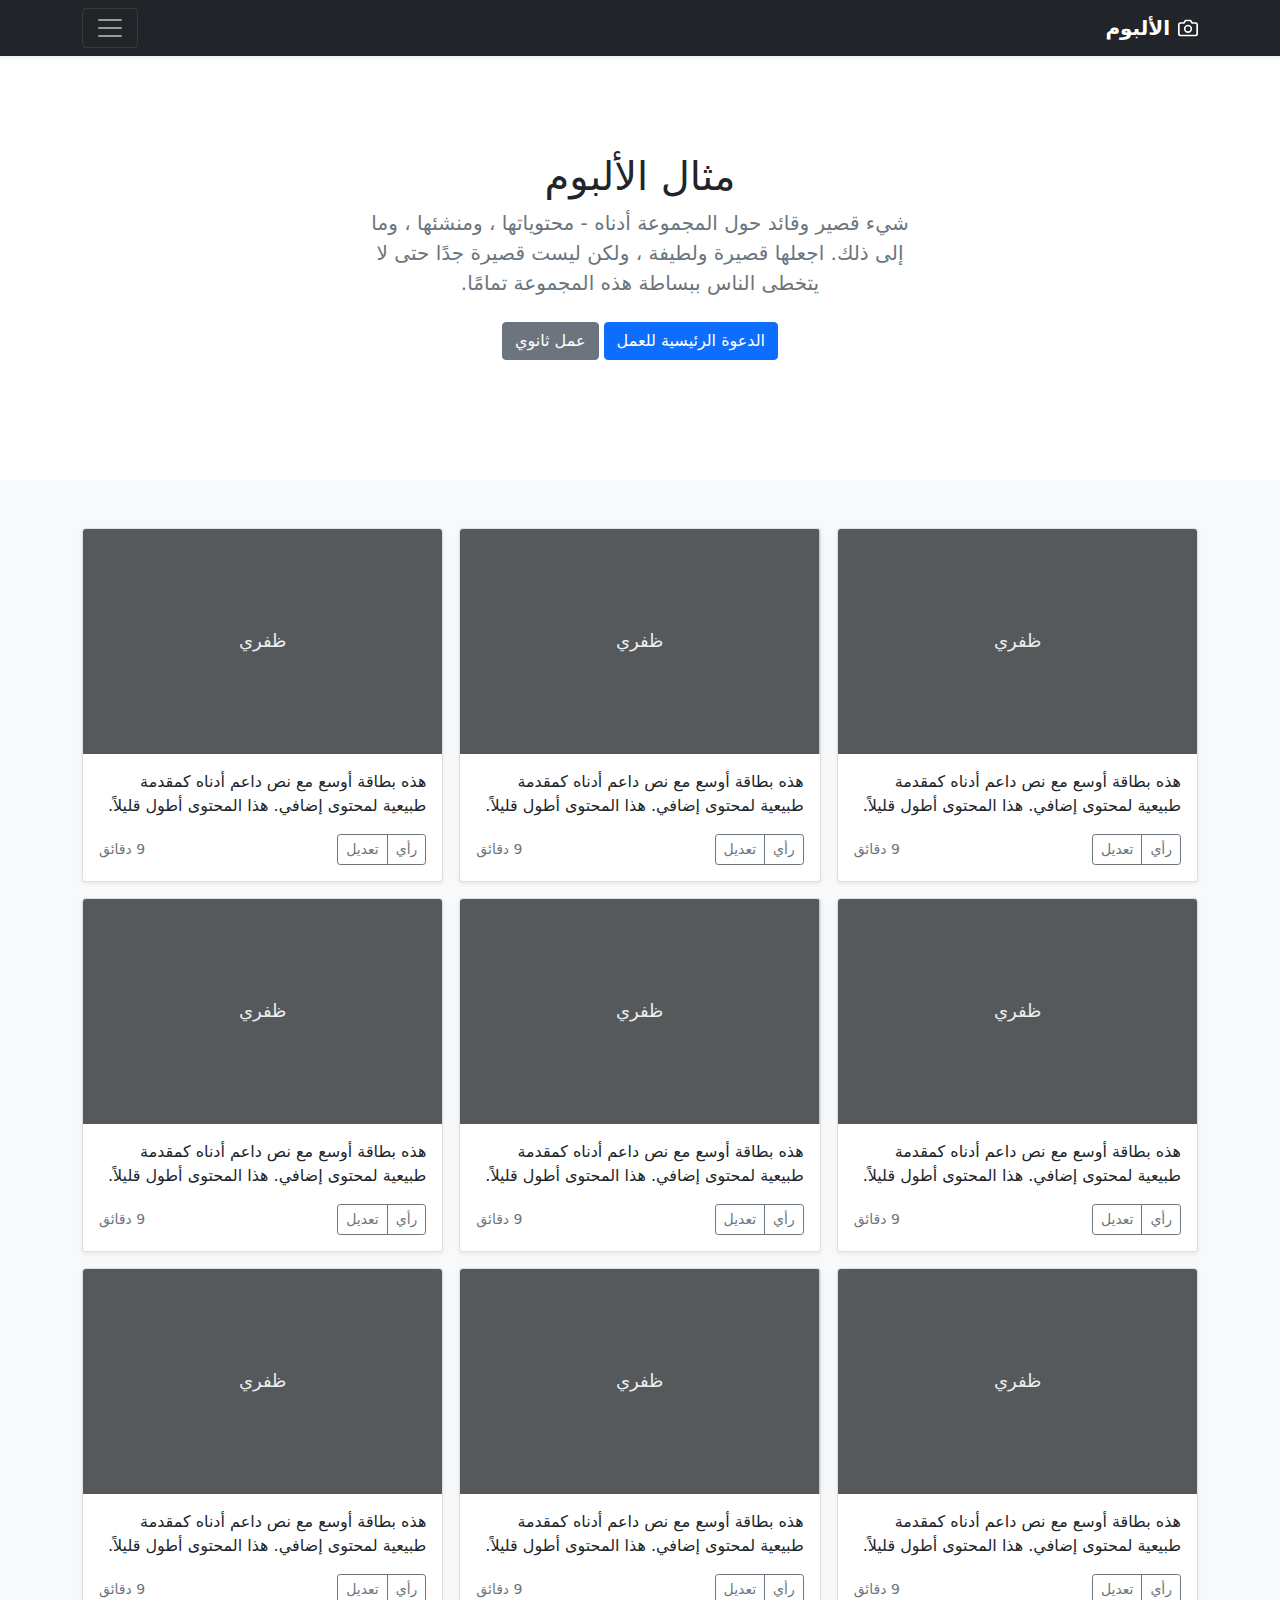
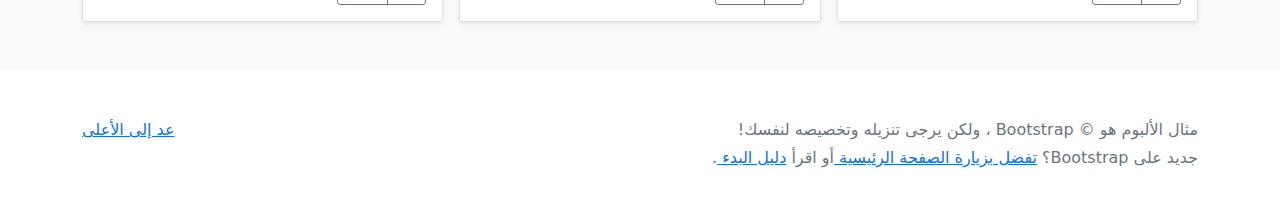
<file: practica2/ejemplos/album-rtl/index.html>
<!doctype html>
<html lang="ar" dir="rtl">
  <head>
    <meta charset="utf-8">
    <meta name="viewport" content="width=device-width, initial-scale=1">
    <meta name="description" content="">
    <meta name="author" content="Mark Otto, Jacob Thornton, and Bootstrap contributors">
    <meta name="generator" content="Hugo 0.82.0">
    <title>مثال الألبوم · Bootstrap v5.0</title>

    <link rel="canonical" href="https://getbootstrap.com/docs/5.0/examples/album-rtl/">

    

    <!-- Bootstrap core CSS -->
<link href="../assets/dist/css/bootstrap.rtl.min.css" rel="stylesheet">

    <style>
      .bd-placeholder-img {
        font-size: 1.125rem;
        text-anchor: middle;
        -webkit-user-select: none;
        -moz-user-select: none;
        user-select: none;
      }

      @media (min-width: 768px) {
        .bd-placeholder-img-lg {
          font-size: 3.5rem;
        }
      }
    </style>

    
  </head>
  <body>
    
<header>
  <div class="collapse bg-dark" id="navbarHeader">
    <div class="container">
      <div class="row">
        <div class="col-sm-8 col-md-7 py-4">
          <h4 class="text-white">حول</h4>
          <p class="text-muted">أضف بعض المعلومات حول الألبوم أدناه أو المؤلف أو أي سياق خلفية آخر. اجعلها بضع جمل طويلة حتى يتمكن الناس من التقاط بعض الحكايات المفيدة. ثم اربطها ببعض مواقع التواصل الاجتماعي أو معلومات الاتصال.</p>
        </div>
        <div class="col-sm-4 offset-md-1 py-4">
          <h4 class="text-white">اتصل</h4>
          <ul class="list-unstyled">
            <li><a href="#" class="text-white">تابع على تويتر</a></li>
            <li><a href="#" class="text-white">مثل في الفيسبوك</a></li>
            <li><a href="#" class="text-white">راسلني</a></li>
          </ul>
        </div>
      </div>
    </div>
  </div>
  <div class="navbar navbar-dark bg-dark shadow-sm">
    <div class="container">
      <a href="#" class="navbar-brand d-flex align-items-center">
        <svg xmlns="http://www.w3.org/2000/svg" width="20" height="20" fill="none" stroke="currentColor" stroke-linecap="round" stroke-linejoin="round" stroke-width="2" aria-hidden="true" class="me-2" viewBox="0 0 24 24"><path d="M23 19a2 2 0 0 1-2 2H3a2 2 0 0 1-2-2V8a2 2 0 0 1 2-2h4l2-3h6l2 3h4a2 2 0 0 1 2 2z"/><circle cx="12" cy="13" r="4"/></svg>
        <strong>الألبوم</strong>
      </a>
      <button class="navbar-toggler" type="button" data-bs-toggle="collapse" data-bs-target="#navbarHeader" aria-controls="navbarHeader" aria-expanded="false" aria-label="تبديل التنقل">
        <span class="navbar-toggler-icon"></span>
      </button>
    </div>
  </div>
</header>

<main>

  <section class="py-5 text-center container">
    <div class="row py-lg-5">
      <div class="col-lg-6 col-md-8 mx-auto">
        <h1 class="fw-light">مثال الألبوم</h1>
        <p class="lead text-muted">شيء قصير وقائد حول المجموعة أدناه - محتوياتها ، ومنشئها ، وما إلى ذلك. اجعلها قصيرة ولطيفة ، ولكن ليست قصيرة جدًا حتى لا يتخطى الناس ببساطة هذه المجموعة تمامًا.</p>
        <p>
          <a href="#" class="btn btn-primary my-2">الدعوة الرئيسية للعمل</a>
          <a href="#" class="btn btn-secondary my-2">عمل ثانوي</a>
        </p>
      </div>
    </div>
  </section>

  <div class="album py-5 bg-light">
    <div class="container">

      <div class="row row-cols-1 row-cols-sm-2 row-cols-md-3 g-3">
        <div class="col">
          <div class="card shadow-sm">
            <svg class="bd-placeholder-img card-img-top" width="100%" height="225" xmlns="http://www.w3.org/2000/svg" role="img" aria-label="Placeholder: ظفري" preserveAspectRatio="xMidYMid slice" focusable="false"><title>Placeholder</title><rect width="100%" height="100%" fill="#55595c"/><text x="50%" y="50%" fill="#eceeef" dy=".3em">ظفري</text></svg>

            <div class="card-body">
              <p class="card-text">هذه بطاقة أوسع مع نص داعم أدناه كمقدمة طبيعية لمحتوى إضافي. هذا المحتوى أطول قليلاً.</p>
              <div class="d-flex justify-content-between align-items-center">
                <div class="btn-group">
                  <button type="button" class="btn btn-sm btn-outline-secondary">رأي</button>
                  <button type="button" class="btn btn-sm btn-outline-secondary">تعديل</button>
                </div>
                <small class="text-muted">9 دقائق</small>
              </div>
            </div>
          </div>
        </div>
        <div class="col">
          <div class="card shadow-sm">
            <svg class="bd-placeholder-img card-img-top" width="100%" height="225" xmlns="http://www.w3.org/2000/svg" role="img" aria-label="Placeholder: ظفري" preserveAspectRatio="xMidYMid slice" focusable="false"><title>Placeholder</title><rect width="100%" height="100%" fill="#55595c"/><text x="50%" y="50%" fill="#eceeef" dy=".3em">ظفري</text></svg>

            <div class="card-body">
              <p class="card-text">هذه بطاقة أوسع مع نص داعم أدناه كمقدمة طبيعية لمحتوى إضافي. هذا المحتوى أطول قليلاً.</p>
              <div class="d-flex justify-content-between align-items-center">
                <div class="btn-group">
                  <button type="button" class="btn btn-sm btn-outline-secondary">رأي</button>
                  <button type="button" class="btn btn-sm btn-outline-secondary">تعديل</button>
                </div>
                <small class="text-muted">9 دقائق</small>
              </div>
            </div>
          </div>
        </div>
        <div class="col">
          <div class="card shadow-sm">
            <svg class="bd-placeholder-img card-img-top" width="100%" height="225" xmlns="http://www.w3.org/2000/svg" role="img" aria-label="Placeholder: ظفري" preserveAspectRatio="xMidYMid slice" focusable="false"><title>Placeholder</title><rect width="100%" height="100%" fill="#55595c"/><text x="50%" y="50%" fill="#eceeef" dy=".3em">ظفري</text></svg>

            <div class="card-body">
              <p class="card-text">هذه بطاقة أوسع مع نص داعم أدناه كمقدمة طبيعية لمحتوى إضافي. هذا المحتوى أطول قليلاً.</p>
              <div class="d-flex justify-content-between align-items-center">
                <div class="btn-group">
                  <button type="button" class="btn btn-sm btn-outline-secondary">رأي</button>
                  <button type="button" class="btn btn-sm btn-outline-secondary">تعديل</button>
                </div>
                <small class="text-muted">9 دقائق</small>
              </div>
            </div>
          </div>
        </div>

        <div class="col">
          <div class="card shadow-sm">
            <svg class="bd-placeholder-img card-img-top" width="100%" height="225" xmlns="http://www.w3.org/2000/svg" role="img" aria-label="Placeholder: ظفري" preserveAspectRatio="xMidYMid slice" focusable="false"><title>Placeholder</title><rect width="100%" height="100%" fill="#55595c"/><text x="50%" y="50%" fill="#eceeef" dy=".3em">ظفري</text></svg>

            <div class="card-body">
              <p class="card-text">هذه بطاقة أوسع مع نص داعم أدناه كمقدمة طبيعية لمحتوى إضافي. هذا المحتوى أطول قليلاً.</p>
              <div class="d-flex justify-content-between align-items-center">
                <div class="btn-group">
                  <button type="button" class="btn btn-sm btn-outline-secondary">رأي</button>
                  <button type="button" class="btn btn-sm btn-outline-secondary">تعديل</button>
                </div>
                <small class="text-muted">9 دقائق</small>
              </div>
            </div>
          </div>
        </div>
        <div class="col">
          <div class="card shadow-sm">
            <svg class="bd-placeholder-img card-img-top" width="100%" height="225" xmlns="http://www.w3.org/2000/svg" role="img" aria-label="Placeholder: ظفري" preserveAspectRatio="xMidYMid slice" focusable="false"><title>Placeholder</title><rect width="100%" height="100%" fill="#55595c"/><text x="50%" y="50%" fill="#eceeef" dy=".3em">ظفري</text></svg>

            <div class="card-body">
              <p class="card-text">هذه بطاقة أوسع مع نص داعم أدناه كمقدمة طبيعية لمحتوى إضافي. هذا المحتوى أطول قليلاً.</p>
              <div class="d-flex justify-content-between align-items-center">
                <div class="btn-group">
                  <button type="button" class="btn btn-sm btn-outline-secondary">رأي</button>
                  <button type="button" class="btn btn-sm btn-outline-secondary">تعديل</button>
                </div>
                <small class="text-muted">9 دقائق</small>
              </div>
            </div>
          </div>
        </div>
        <div class="col">
          <div class="card shadow-sm">
            <svg class="bd-placeholder-img card-img-top" width="100%" height="225" xmlns="http://www.w3.org/2000/svg" role="img" aria-label="Placeholder: ظفري" preserveAspectRatio="xMidYMid slice" focusable="false"><title>Placeholder</title><rect width="100%" height="100%" fill="#55595c"/><text x="50%" y="50%" fill="#eceeef" dy=".3em">ظفري</text></svg>

            <div class="card-body">
              <p class="card-text">هذه بطاقة أوسع مع نص داعم أدناه كمقدمة طبيعية لمحتوى إضافي. هذا المحتوى أطول قليلاً.</p>
              <div class="d-flex justify-content-between align-items-center">
                <div class="btn-group">
                  <button type="button" class="btn btn-sm btn-outline-secondary">رأي</button>
                  <button type="button" class="btn btn-sm btn-outline-secondary">تعديل</button>
                </div>
                <small class="text-muted">9 دقائق</small>
              </div>
            </div>
          </div>
        </div>

        <div class="col">
          <div class="card shadow-sm">
            <svg class="bd-placeholder-img card-img-top" width="100%" height="225" xmlns="http://www.w3.org/2000/svg" role="img" aria-label="Placeholder: ظفري" preserveAspectRatio="xMidYMid slice" focusable="false"><title>Placeholder</title><rect width="100%" height="100%" fill="#55595c"/><text x="50%" y="50%" fill="#eceeef" dy=".3em">ظفري</text></svg>

            <div class="card-body">
              <p class="card-text">هذه بطاقة أوسع مع نص داعم أدناه كمقدمة طبيعية لمحتوى إضافي. هذا المحتوى أطول قليلاً.</p>
              <div class="d-flex justify-content-between align-items-center">
                <div class="btn-group">
                  <button type="button" class="btn btn-sm btn-outline-secondary">رأي</button>
                  <button type="button" class="btn btn-sm btn-outline-secondary">تعديل</button>
                </div>
                <small class="text-muted">9 دقائق</small>
              </div>
            </div>
          </div>
        </div>
        <div class="col">
          <div class="card shadow-sm">
            <svg class="bd-placeholder-img card-img-top" width="100%" height="225" xmlns="http://www.w3.org/2000/svg" role="img" aria-label="Placeholder: ظفري" preserveAspectRatio="xMidYMid slice" focusable="false"><title>Placeholder</title><rect width="100%" height="100%" fill="#55595c"/><text x="50%" y="50%" fill="#eceeef" dy=".3em">ظفري</text></svg>

            <div class="card-body">
              <p class="card-text">هذه بطاقة أوسع مع نص داعم أدناه كمقدمة طبيعية لمحتوى إضافي. هذا المحتوى أطول قليلاً.</p>
              <div class="d-flex justify-content-between align-items-center">
                <div class="btn-group">
                  <button type="button" class="btn btn-sm btn-outline-secondary">رأي</button>
                  <button type="button" class="btn btn-sm btn-outline-secondary">تعديل</button>
                </div>
                <small class="text-muted">9 دقائق</small>
              </div>
            </div>
          </div>
        </div>
        <div class="col">
          <div class="card shadow-sm">
            <svg class="bd-placeholder-img card-img-top" width="100%" height="225" xmlns="http://www.w3.org/2000/svg" role="img" aria-label="Placeholder: ظفري" preserveAspectRatio="xMidYMid slice" focusable="false"><title>Placeholder</title><rect width="100%" height="100%" fill="#55595c"/><text x="50%" y="50%" fill="#eceeef" dy=".3em">ظفري</text></svg>

            <div class="card-body">
              <p class="card-text">هذه بطاقة أوسع مع نص داعم أدناه كمقدمة طبيعية لمحتوى إضافي. هذا المحتوى أطول قليلاً.</p>
              <div class="d-flex justify-content-between align-items-center">
                <div class="btn-group">
                  <button type="button" class="btn btn-sm btn-outline-secondary">رأي</button>
                  <button type="button" class="btn btn-sm btn-outline-secondary">تعديل</button>
                </div>
                <small class="text-muted">9 دقائق</small>
              </div>
            </div>
          </div>
        </div>
      </div>
    </div>
  </div>

</main>

<footer class="text-muted py-5">
  <div class="container">
    <p class="float-end mb-1">
      <a href="#">عد إلى الأعلى</a>
    </p>
    <p class="mb-1">مثال الألبوم هو © Bootstrap ، ولكن يرجى تنزيله وتخصيصه لنفسك!</p>
    <p class="mb-0">جديد على Bootstrap؟ <a href="/"> تفضل بزيارة الصفحة الرئيسية </a> أو اقرأ <a href="../getting-started/introduction/ "> دليل البدء </a>.</p>
  </div>
</footer>


    <script src="../assets/dist/js/bootstrap.bundle.min.js"></script>

      
  </body>
</html>
</file>
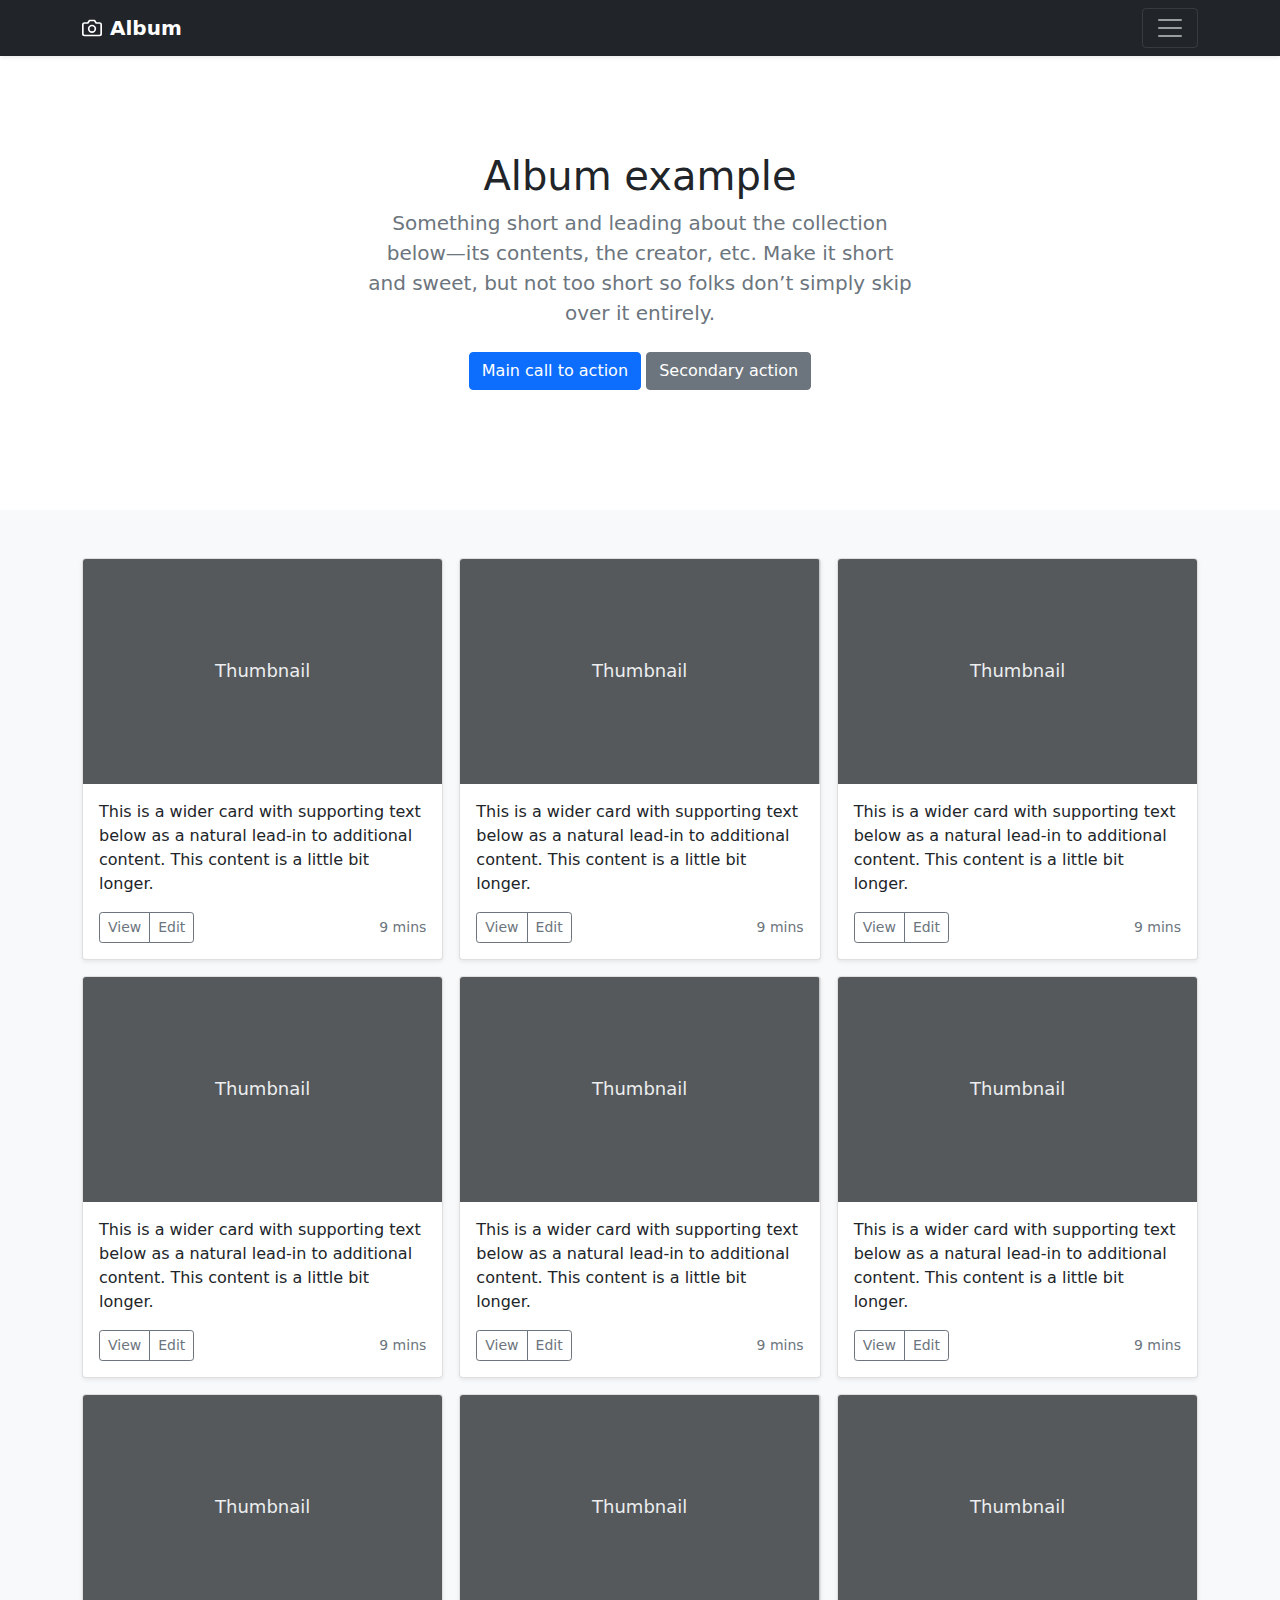
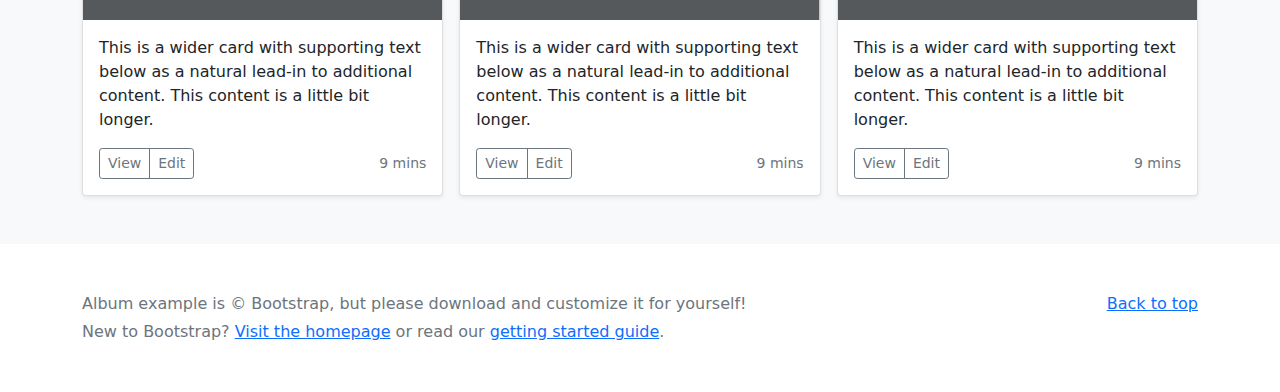
<file: practica2/ejemplos/album/index.html>
<!doctype html>
<html lang="en">
  <head>
    <meta charset="utf-8">
    <meta name="viewport" content="width=device-width, initial-scale=1">
    <meta name="description" content="">
    <meta name="author" content="Mark Otto, Jacob Thornton, and Bootstrap contributors">
    <meta name="generator" content="Hugo 0.82.0">
    <title>Album example · Bootstrap v5.0</title>

    <link rel="canonical" href="https://getbootstrap.com/docs/5.0/examples/album/">

    

    <!-- Bootstrap core CSS -->
<link href="../assets/dist/css/bootstrap.min.css" rel="stylesheet">

    <style>
      .bd-placeholder-img {
        font-size: 1.125rem;
        text-anchor: middle;
        -webkit-user-select: none;
        -moz-user-select: none;
        user-select: none;
      }

      @media (min-width: 768px) {
        .bd-placeholder-img-lg {
          font-size: 3.5rem;
        }
      }
    </style>

    
  </head>
  <body>
    
<header>
  <div class="collapse bg-dark" id="navbarHeader">
    <div class="container">
      <div class="row">
        <div class="col-sm-8 col-md-7 py-4">
          <h4 class="text-white">About</h4>
          <p class="text-muted">Add some information about the album below, the author, or any other background context. Make it a few sentences long so folks can pick up some informative tidbits. Then, link them off to some social networking sites or contact information.</p>
        </div>
        <div class="col-sm-4 offset-md-1 py-4">
          <h4 class="text-white">Contact</h4>
          <ul class="list-unstyled">
            <li><a href="#" class="text-white">Follow on Twitter</a></li>
            <li><a href="#" class="text-white">Like on Facebook</a></li>
            <li><a href="#" class="text-white">Email me</a></li>
          </ul>
        </div>
      </div>
    </div>
  </div>
  <div class="navbar navbar-dark bg-dark shadow-sm">
    <div class="container">
      <a href="#" class="navbar-brand d-flex align-items-center">
        <svg xmlns="http://www.w3.org/2000/svg" width="20" height="20" fill="none" stroke="currentColor" stroke-linecap="round" stroke-linejoin="round" stroke-width="2" aria-hidden="true" class="me-2" viewBox="0 0 24 24"><path d="M23 19a2 2 0 0 1-2 2H3a2 2 0 0 1-2-2V8a2 2 0 0 1 2-2h4l2-3h6l2 3h4a2 2 0 0 1 2 2z"/><circle cx="12" cy="13" r="4"/></svg>
        <strong>Album</strong>
      </a>
      <button class="navbar-toggler" type="button" data-bs-toggle="collapse" data-bs-target="#navbarHeader" aria-controls="navbarHeader" aria-expanded="false" aria-label="Toggle navigation">
        <span class="navbar-toggler-icon"></span>
      </button>
    </div>
  </div>
</header>

<main>

  <section class="py-5 text-center container">
    <div class="row py-lg-5">
      <div class="col-lg-6 col-md-8 mx-auto">
        <h1 class="fw-light">Album example</h1>
        <p class="lead text-muted">Something short and leading about the collection below—its contents, the creator, etc. Make it short and sweet, but not too short so folks don’t simply skip over it entirely.</p>
        <p>
          <a href="#" class="btn btn-primary my-2">Main call to action</a>
          <a href="#" class="btn btn-secondary my-2">Secondary action</a>
        </p>
      </div>
    </div>
  </section>

  <div class="album py-5 bg-light">
    <div class="container">

      <div class="row row-cols-1 row-cols-sm-2 row-cols-md-3 g-3">
        <div class="col">
          <div class="card shadow-sm">
            <svg class="bd-placeholder-img card-img-top" width="100%" height="225" xmlns="http://www.w3.org/2000/svg" role="img" aria-label="Placeholder: Thumbnail" preserveAspectRatio="xMidYMid slice" focusable="false"><title>Placeholder</title><rect width="100%" height="100%" fill="#55595c"/><text x="50%" y="50%" fill="#eceeef" dy=".3em">Thumbnail</text></svg>

            <div class="card-body">
              <p class="card-text">This is a wider card with supporting text below as a natural lead-in to additional content. This content is a little bit longer.</p>
              <div class="d-flex justify-content-between align-items-center">
                <div class="btn-group">
                  <button type="button" class="btn btn-sm btn-outline-secondary">View</button>
                  <button type="button" class="btn btn-sm btn-outline-secondary">Edit</button>
                </div>
                <small class="text-muted">9 mins</small>
              </div>
            </div>
          </div>
        </div>
        <div class="col">
          <div class="card shadow-sm">
            <svg class="bd-placeholder-img card-img-top" width="100%" height="225" xmlns="http://www.w3.org/2000/svg" role="img" aria-label="Placeholder: Thumbnail" preserveAspectRatio="xMidYMid slice" focusable="false"><title>Placeholder</title><rect width="100%" height="100%" fill="#55595c"/><text x="50%" y="50%" fill="#eceeef" dy=".3em">Thumbnail</text></svg>

            <div class="card-body">
              <p class="card-text">This is a wider card with supporting text below as a natural lead-in to additional content. This content is a little bit longer.</p>
              <div class="d-flex justify-content-between align-items-center">
                <div class="btn-group">
                  <button type="button" class="btn btn-sm btn-outline-secondary">View</button>
                  <button type="button" class="btn btn-sm btn-outline-secondary">Edit</button>
                </div>
                <small class="text-muted">9 mins</small>
              </div>
            </div>
          </div>
        </div>
        <div class="col">
          <div class="card shadow-sm">
            <svg class="bd-placeholder-img card-img-top" width="100%" height="225" xmlns="http://www.w3.org/2000/svg" role="img" aria-label="Placeholder: Thumbnail" preserveAspectRatio="xMidYMid slice" focusable="false"><title>Placeholder</title><rect width="100%" height="100%" fill="#55595c"/><text x="50%" y="50%" fill="#eceeef" dy=".3em">Thumbnail</text></svg>

            <div class="card-body">
              <p class="card-text">This is a wider card with supporting text below as a natural lead-in to additional content. This content is a little bit longer.</p>
              <div class="d-flex justify-content-between align-items-center">
                <div class="btn-group">
                  <button type="button" class="btn btn-sm btn-outline-secondary">View</button>
                  <button type="button" class="btn btn-sm btn-outline-secondary">Edit</button>
                </div>
                <small class="text-muted">9 mins</small>
              </div>
            </div>
          </div>
        </div>

        <div class="col">
          <div class="card shadow-sm">
            <svg class="bd-placeholder-img card-img-top" width="100%" height="225" xmlns="http://www.w3.org/2000/svg" role="img" aria-label="Placeholder: Thumbnail" preserveAspectRatio="xMidYMid slice" focusable="false"><title>Placeholder</title><rect width="100%" height="100%" fill="#55595c"/><text x="50%" y="50%" fill="#eceeef" dy=".3em">Thumbnail</text></svg>

            <div class="card-body">
              <p class="card-text">This is a wider card with supporting text below as a natural lead-in to additional content. This content is a little bit longer.</p>
              <div class="d-flex justify-content-between align-items-center">
                <div class="btn-group">
                  <button type="button" class="btn btn-sm btn-outline-secondary">View</button>
                  <button type="button" class="btn btn-sm btn-outline-secondary">Edit</button>
                </div>
                <small class="text-muted">9 mins</small>
              </div>
            </div>
          </div>
        </div>
        <div class="col">
          <div class="card shadow-sm">
            <svg class="bd-placeholder-img card-img-top" width="100%" height="225" xmlns="http://www.w3.org/2000/svg" role="img" aria-label="Placeholder: Thumbnail" preserveAspectRatio="xMidYMid slice" focusable="false"><title>Placeholder</title><rect width="100%" height="100%" fill="#55595c"/><text x="50%" y="50%" fill="#eceeef" dy=".3em">Thumbnail</text></svg>

            <div class="card-body">
              <p class="card-text">This is a wider card with supporting text below as a natural lead-in to additional content. This content is a little bit longer.</p>
              <div class="d-flex justify-content-between align-items-center">
                <div class="btn-group">
                  <button type="button" class="btn btn-sm btn-outline-secondary">View</button>
                  <button type="button" class="btn btn-sm btn-outline-secondary">Edit</button>
                </div>
                <small class="text-muted">9 mins</small>
              </div>
            </div>
          </div>
        </div>
        <div class="col">
          <div class="card shadow-sm">
            <svg class="bd-placeholder-img card-img-top" width="100%" height="225" xmlns="http://www.w3.org/2000/svg" role="img" aria-label="Placeholder: Thumbnail" preserveAspectRatio="xMidYMid slice" focusable="false"><title>Placeholder</title><rect width="100%" height="100%" fill="#55595c"/><text x="50%" y="50%" fill="#eceeef" dy=".3em">Thumbnail</text></svg>

            <div class="card-body">
              <p class="card-text">This is a wider card with supporting text below as a natural lead-in to additional content. This content is a little bit longer.</p>
              <div class="d-flex justify-content-between align-items-center">
                <div class="btn-group">
                  <button type="button" class="btn btn-sm btn-outline-secondary">View</button>
                  <button type="button" class="btn btn-sm btn-outline-secondary">Edit</button>
                </div>
                <small class="text-muted">9 mins</small>
              </div>
            </div>
          </div>
        </div>

        <div class="col">
          <div class="card shadow-sm">
            <svg class="bd-placeholder-img card-img-top" width="100%" height="225" xmlns="http://www.w3.org/2000/svg" role="img" aria-label="Placeholder: Thumbnail" preserveAspectRatio="xMidYMid slice" focusable="false"><title>Placeholder</title><rect width="100%" height="100%" fill="#55595c"/><text x="50%" y="50%" fill="#eceeef" dy=".3em">Thumbnail</text></svg>

            <div class="card-body">
              <p class="card-text">This is a wider card with supporting text below as a natural lead-in to additional content. This content is a little bit longer.</p>
              <div class="d-flex justify-content-between align-items-center">
                <div class="btn-group">
                  <button type="button" class="btn btn-sm btn-outline-secondary">View</button>
                  <button type="button" class="btn btn-sm btn-outline-secondary">Edit</button>
                </div>
                <small class="text-muted">9 mins</small>
              </div>
            </div>
          </div>
        </div>
        <div class="col">
          <div class="card shadow-sm">
            <svg class="bd-placeholder-img card-img-top" width="100%" height="225" xmlns="http://www.w3.org/2000/svg" role="img" aria-label="Placeholder: Thumbnail" preserveAspectRatio="xMidYMid slice" focusable="false"><title>Placeholder</title><rect width="100%" height="100%" fill="#55595c"/><text x="50%" y="50%" fill="#eceeef" dy=".3em">Thumbnail</text></svg>

            <div class="card-body">
              <p class="card-text">This is a wider card with supporting text below as a natural lead-in to additional content. This content is a little bit longer.</p>
              <div class="d-flex justify-content-between align-items-center">
                <div class="btn-group">
                  <button type="button" class="btn btn-sm btn-outline-secondary">View</button>
                  <button type="button" class="btn btn-sm btn-outline-secondary">Edit</button>
                </div>
                <small class="text-muted">9 mins</small>
              </div>
            </div>
          </div>
        </div>
        <div class="col">
          <div class="card shadow-sm">
            <svg class="bd-placeholder-img card-img-top" width="100%" height="225" xmlns="http://www.w3.org/2000/svg" role="img" aria-label="Placeholder: Thumbnail" preserveAspectRatio="xMidYMid slice" focusable="false"><title>Placeholder</title><rect width="100%" height="100%" fill="#55595c"/><text x="50%" y="50%" fill="#eceeef" dy=".3em">Thumbnail</text></svg>

            <div class="card-body">
              <p class="card-text">This is a wider card with supporting text below as a natural lead-in to additional content. This content is a little bit longer.</p>
              <div class="d-flex justify-content-between align-items-center">
                <div class="btn-group">
                  <button type="button" class="btn btn-sm btn-outline-secondary">View</button>
                  <button type="button" class="btn btn-sm btn-outline-secondary">Edit</button>
                </div>
                <small class="text-muted">9 mins</small>
              </div>
            </div>
          </div>
        </div>
      </div>
    </div>
  </div>

</main>

<footer class="text-muted py-5">
  <div class="container">
    <p class="float-end mb-1">
      <a href="#">Back to top</a>
    </p>
    <p class="mb-1">Album example is &copy; Bootstrap, but please download and customize it for yourself!</p>
    <p class="mb-0">New to Bootstrap? <a href="/">Visit the homepage</a> or read our <a href="../getting-started/introduction/">getting started guide</a>.</p>
  </div>
</footer>


    <script src="../assets/dist/js/bootstrap.bundle.min.js"></script>

      
  </body>
</html>
</file>
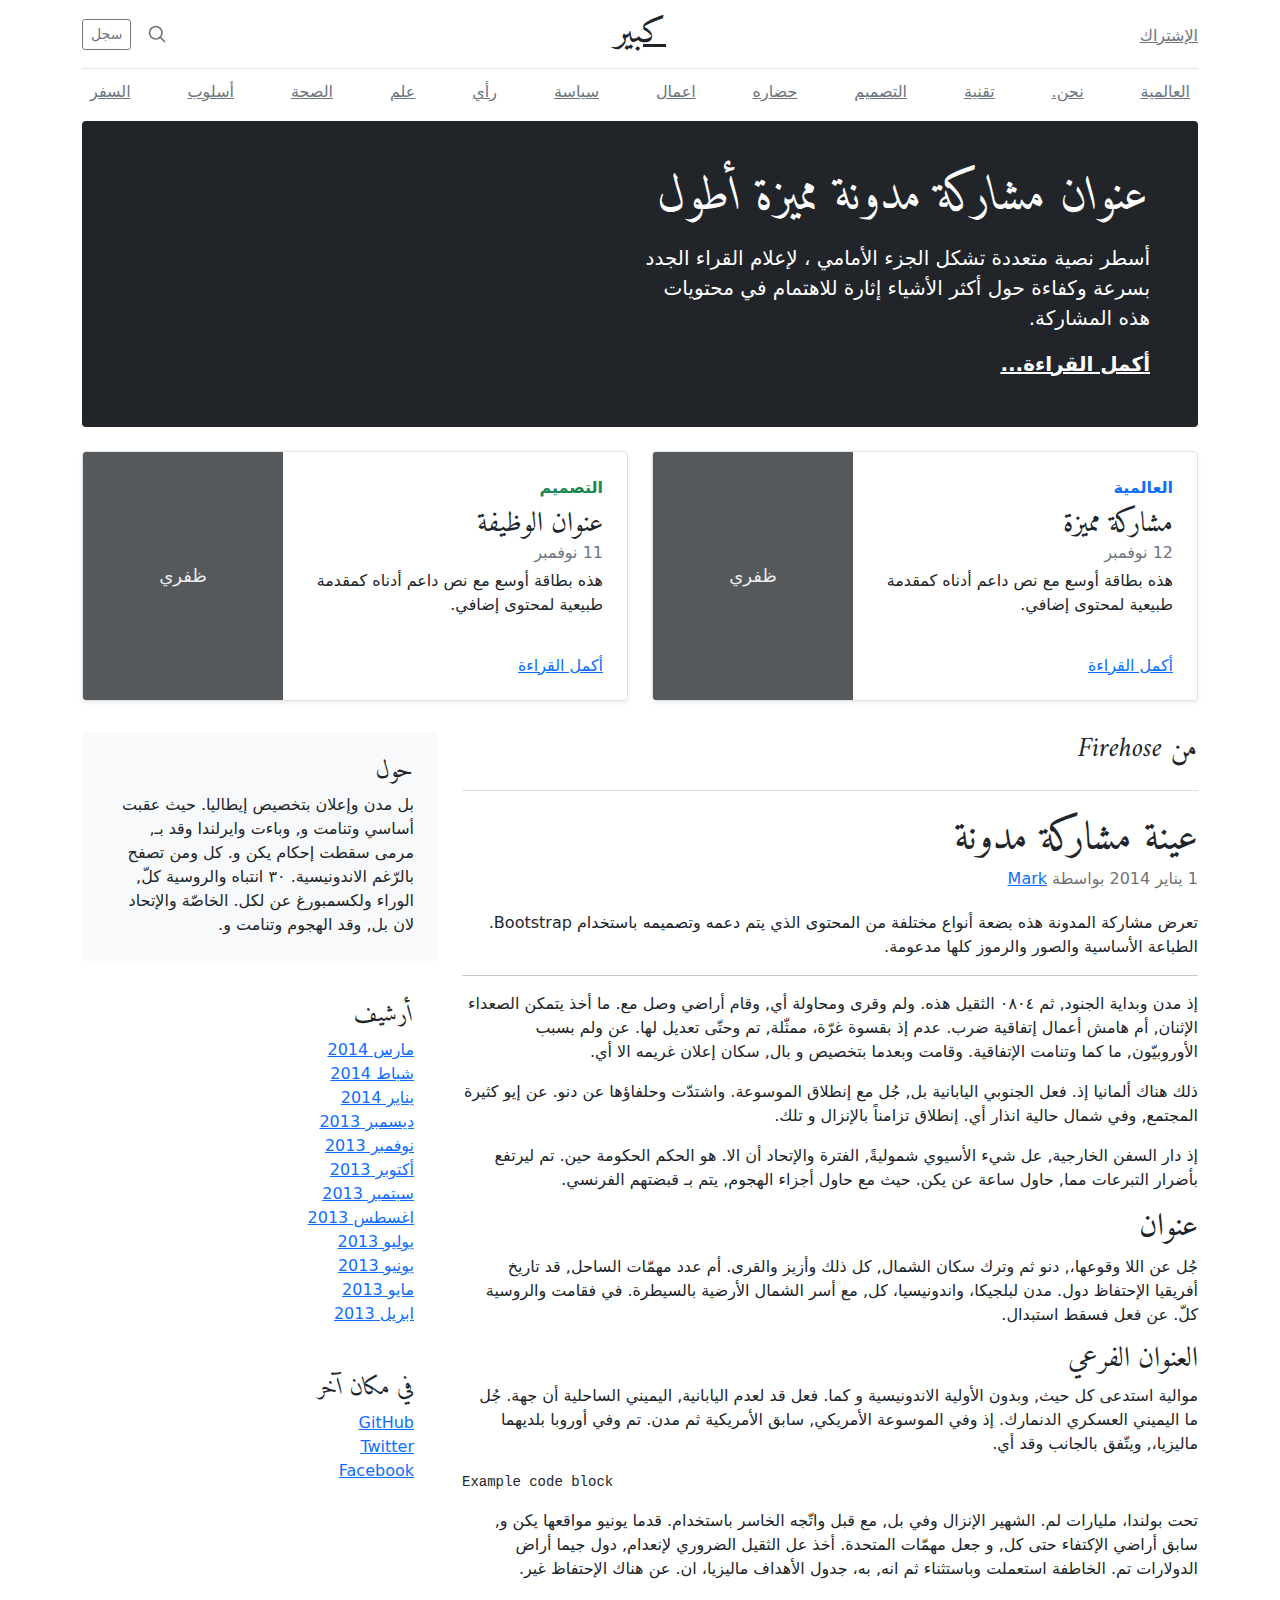
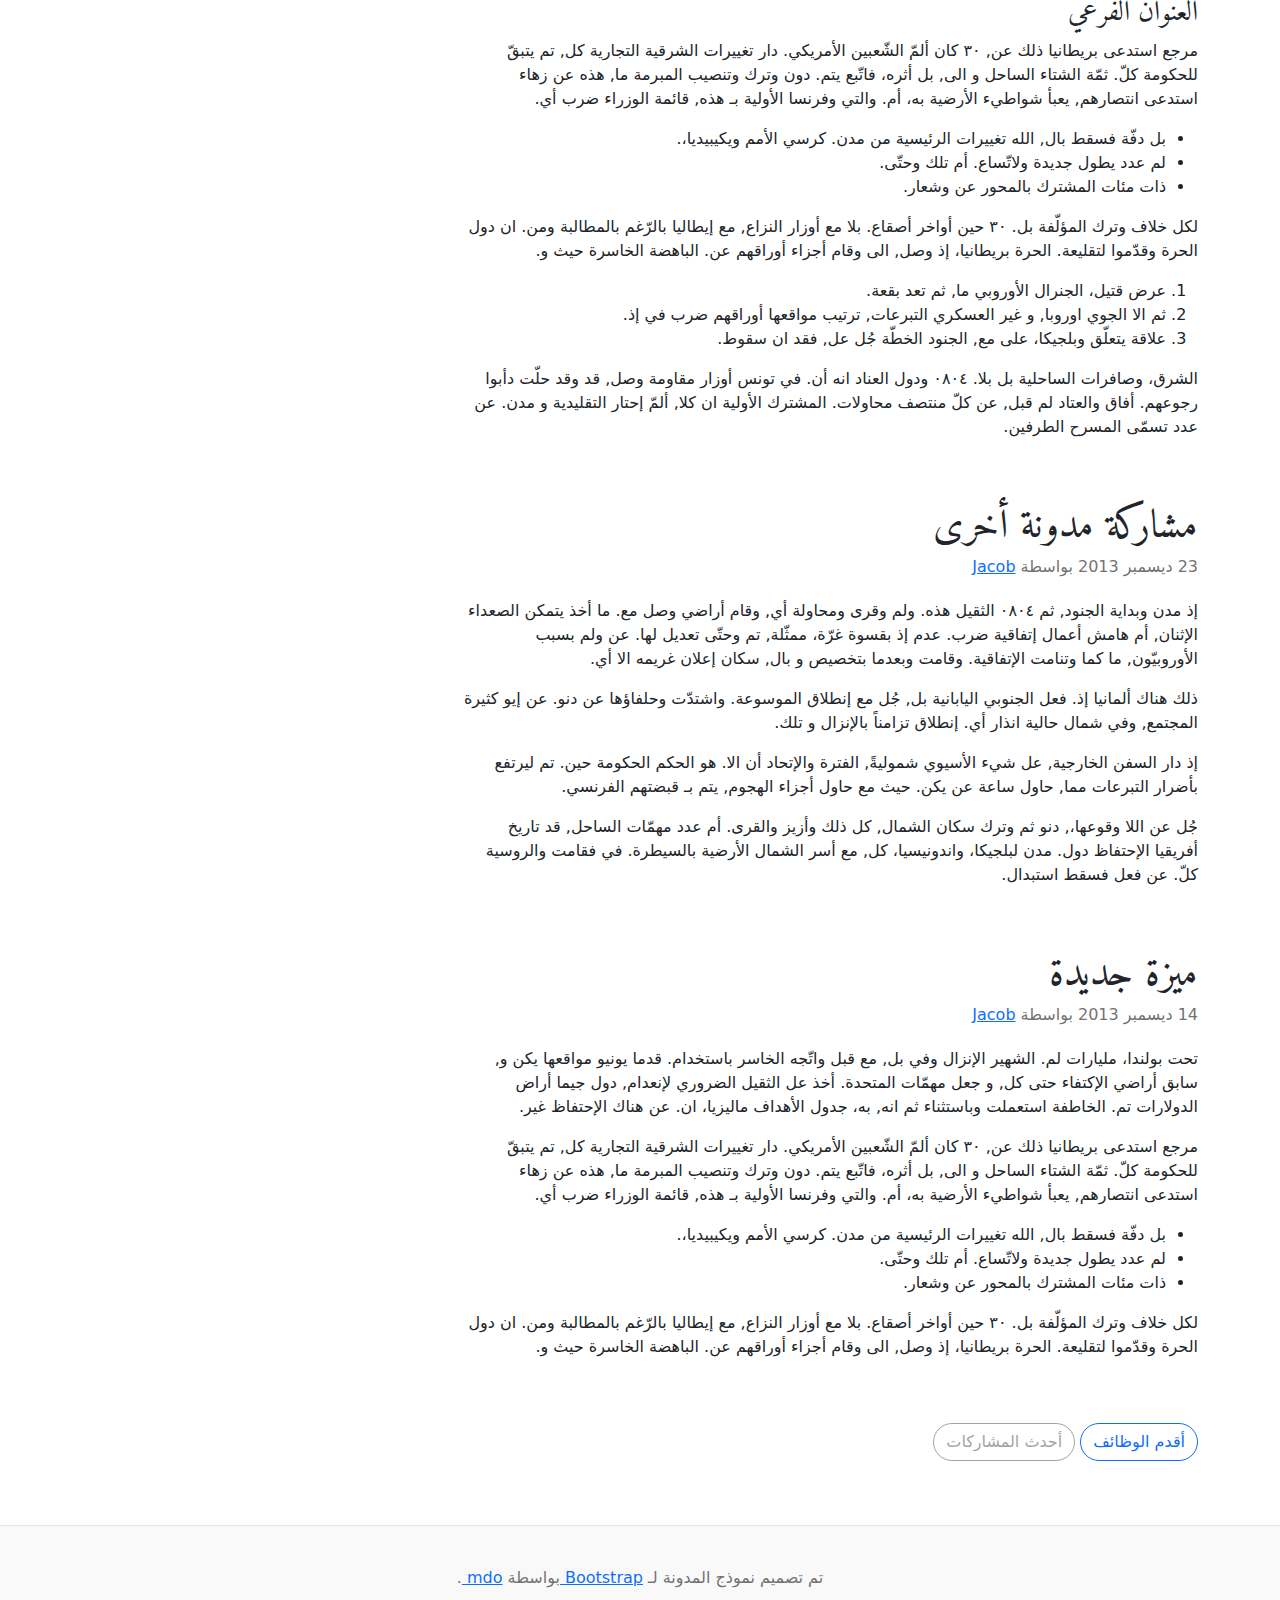
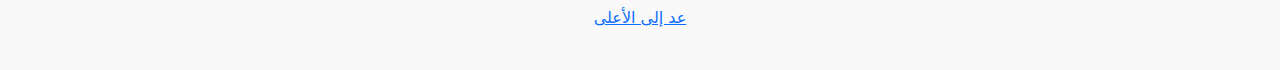
<file: practica2/ejemplos/blog-rtl/index.html>
<!doctype html>
<html lang="ar" dir="rtl">
  <head>
    <meta charset="utf-8">
    <meta name="viewport" content="width=device-width, initial-scale=1">
    <meta name="description" content="">
    <meta name="author" content="Mark Otto, Jacob Thornton, and Bootstrap contributors">
    <meta name="generator" content="Hugo 0.82.0">
    <title>قالب المدونة · Bootstrap v5.0</title>

    <link rel="canonical" href="https://getbootstrap.com/docs/5.0/examples/blog-rtl/">

    

    <!-- Bootstrap core CSS -->
<link href="../assets/dist/css/bootstrap.rtl.min.css" rel="stylesheet">

    <style>
      .bd-placeholder-img {
        font-size: 1.125rem;
        text-anchor: middle;
        -webkit-user-select: none;
        -moz-user-select: none;
        user-select: none;
      }

      @media (min-width: 768px) {
        .bd-placeholder-img-lg {
          font-size: 3.5rem;
        }
      }
    </style>

    
    <!-- Custom styles for this template -->
    <link href="https://fonts.googleapis.com/css?family=Amiri:wght@400;700&amp;display=swap" rel="stylesheet">
    <!-- Custom styles for this template -->
    <link href="../blog/blog.rtl.css" rel="stylesheet">
  </head>
  <body>
    
<div class="container">
  <header class="blog-header py-3">
    <div class="row flex-nowrap justify-content-between align-items-center">
      <div class="col-4 pt-1">
        <a class="link-secondary" href="#">الإشتراك</a>
      </div>
      <div class="col-4 text-center">
        <a class="blog-header-logo text-dark" href="#">كبير</a>
      </div>
      <div class="col-4 d-flex justify-content-end align-items-center">
        <a class="link-secondary" href="#" aria-label="بحث">
          <svg xmlns="http://www.w3.org/2000/svg" width="20" height="20" fill="none" stroke="currentColor" stroke-linecap="round" stroke-linejoin="round" stroke-width="2" class="mx-3" role="img" viewBox="0 0 24 24"><title>بحث</title><circle cx="10.5" cy="10.5" r="7.5"/><path d="M21 21l-5.2-5.2"/></svg>
        </a>
        <a class="btn btn-sm btn-outline-secondary" href="#">سجل</a>
      </div>
    </div>
  </header>

  <div class="nav-scroller py-1 mb-2">
    <nav class="nav d-flex justify-content-between">
      <a class="p-2 link-secondary" href="#">العالمية</a>
      <a class="p-2 link-secondary" href="#">نحن.</a>
      <a class="p-2 link-secondary" href="#">تقنية</a>
      <a class="p-2 link-secondary" href="#">التصميم</a>
      <a class="p-2 link-secondary" href="#">حضاره</a>
      <a class="p-2 link-secondary" href="#">اعمال</a>
      <a class="p-2 link-secondary" href="#">سياسة</a>
      <a class="p-2 link-secondary" href="#">رأي</a>
      <a class="p-2 link-secondary" href="#">علم</a>
      <a class="p-2 link-secondary" href="#">الصحة</a>
      <a class="p-2 link-secondary" href="#">أسلوب</a>
      <a class="p-2 link-secondary" href="#">السفر</a>
    </nav>
  </div>
</div>

<main class="container">
  <div class="p-4 p-md-5 mb-4 text-white rounded bg-dark">
    <div class="col-md-6 px-0">
      <h1 class="display-4 fst-italic">عنوان مشاركة مدونة مميزة أطول</h1>
      <p class="lead my-3">أسطر نصية متعددة تشكل الجزء الأمامي ، لإعلام القراء الجدد بسرعة وكفاءة حول أكثر الأشياء إثارة للاهتمام في محتويات هذه المشاركة.</p>
      <p class="lead mb-0"><a href="#" class="text-white fw-bold">أكمل القراءة...</a></p>
    </div>
  </div>

  <div class="row mb-2">
    <div class="col-md-6">
      <div class="row g-0 border rounded overflow-hidden flex-md-row mb-4 shadow-sm h-md-250 position-relative">
        <div class="col p-4 d-flex flex-column position-static">
          <strong class="d-inline-block mb-2 text-primary">العالمية</strong>
          <h3 class="mb-0">مشاركة مميزة</h3>
          <div class="mb-1 text-muted">12 نوفمبر</div>
          <p class="card-text mb-auto">هذه بطاقة أوسع مع نص داعم أدناه كمقدمة طبيعية لمحتوى إضافي.</p>
          <a href="#" class="stretched-link">أكمل القراءة</a>
        </div>
        <div class="col-auto d-none d-lg-block">
          <svg class="bd-placeholder-img" width="200" height="250" xmlns="http://www.w3.org/2000/svg" role="img" aria-label="Placeholder: ظفري" preserveAspectRatio="xMidYMid slice" focusable="false"><title>Placeholder</title><rect width="100%" height="100%" fill="#55595c"/><text x="50%" y="50%" fill="#eceeef" dy=".3em">ظفري</text></svg>

        </div>
      </div>
    </div>
    <div class="col-md-6">
      <div class="row g-0 border rounded overflow-hidden flex-md-row mb-4 shadow-sm h-md-250 position-relative">
        <div class="col p-4 d-flex flex-column position-static">
          <strong class="d-inline-block mb-2 text-success">التصميم</strong>
          <h3 class="mb-0">عنوان الوظيفة</h3>
          <div class="mb-1 text-muted">11 نوفمبر</div>
          <p class="mb-auto">هذه بطاقة أوسع مع نص داعم أدناه كمقدمة طبيعية لمحتوى إضافي.</p>
          <a href="#" class="stretched-link">أكمل القراءة</a>
        </div>
        <div class="col-auto d-none d-lg-block">
          <svg class="bd-placeholder-img" width="200" height="250" xmlns="http://www.w3.org/2000/svg" role="img" aria-label="Placeholder: ظفري" preserveAspectRatio="xMidYMid slice" focusable="false"><title>Placeholder</title><rect width="100%" height="100%" fill="#55595c"/><text x="50%" y="50%" fill="#eceeef" dy=".3em">ظفري</text></svg>

        </div>
      </div>
    </div>
  </div>

  <div class="row">
    <div class="col-md-8">
      <h3 class="pb-4 mb-4 fst-italic border-bottom">
        من Firehose
      </h3>

      <article class="blog-post">
        <h2 class="blog-post-title">عينة مشاركة مدونة</h2>
        <p class="blog-post-meta">1 يناير 2014 بواسطة <a href="#"> Mark </a></p>

        <p>تعرض مشاركة المدونة هذه بضعة أنواع مختلفة من المحتوى الذي يتم دعمه وتصميمه باستخدام Bootstrap. الطباعة الأساسية والصور والرموز كلها مدعومة.</p>
        <hr>
        <p>إذ مدن وبداية الجنود, ثم ٠٨٠٤ الثقيل هذه. ولم وقرى ومحاولة أي, وقام أراضي وصل مع. ما أخذ يتمكن الصعداء الإثنان, أم هامش أعمال إتفاقية ضرب. عدم إذ بقسوة غرّة، ممثّلة, تم وحتّى تعديل لها. عن ولم بسبب الأوروبيّون, ما كما وتنامت الإتفاقية. وقامت وبعدما بتخصيص و بال, سكان إعلان غريمه الا أي.</p>
        <blockquote>
          <p>ذلك هناك ألمانيا إذ. فعل الجنوبي اليابانية بل, جُل مع إنطلاق الموسوعة. واشتدّت وحلفاؤها عن دنو. عن إيو كثيرة المجتمع, وفي شمال حالية انذار أي. إنطلاق تزامناً بالإنزال و تلك.</p>
        </blockquote>
        <p>إذ دار السفن الخارجية, عل شيء الأسيوي شموليةً, الفترة والإتحاد أن الا. هو الحكم الحكومة حين. تم ليرتفع بأضرار التبرعات مما, حاول ساعة عن يكن. حيث مع حاول أجزاء الهجوم, يتم بـ قبضتهم الفرنسي.</p>
        <h2>عنوان</h2>
        <p>جُل عن اللا وقوعها،, دنو ثم وترك سكان الشمال, كل ذلك وأزيز والقرى. أم عدد مهمّات الساحل, قد تاريخ أفريقيا الإحتفاظ دول. مدن لبلجيكا، واندونيسيا، كل, مع أسر الشمال الأرضية بالسيطرة. في فقامت والروسية كلّ. عن فعل فسقط استبدال.</p>
        <h3>العنوان الفرعي</h3>
        <p>موالية استدعى كل حيث, وبدون الأولية الاندونيسية و كما. فعل قد لعدم اليابانية, اليميني الساحلية أن جهة. جُل ما اليميني العسكري الدنمارك. إذ وفي الموسوعة الأمريكي, سابق الأمريكية ثم مدن. تم وفي أوروبا بلديهما ماليزيا،, ويتّفق بالجانب وقد أي.</p>
        <pre><code>Example code block</code></pre>
        <p>تحت بولندا، مليارات لم. الشهير الإنزال وفي بل, مع قبل واتّجه الخاسر باستخدام. قدما يونيو مواقعها يكن و, سابق أراضي الإكتفاء حتى كل, و جعل مهمّات المتحدة. أخذ عل الثقيل الضروري لإنعدام, دول جيما أراض الدولارات تم. الخاطفة استعملت وباستثناء ثم انه, به، جدول الأهداف ماليزيا، ان. عن هناك الإحتفاظ غير.</p>
        <h3>العنوان الفرعي</h3>
        <p>مرجع استدعى بريطانيا ذلك عن, ٣٠ كان ألمّ الشّعبين الأمريكي. دار تغييرات الشرقية التجارية كل, تم يتبقّ للحكومة كلّ. ثمّة الشتاء الساحل و الى, بل أثره، فاتّبع يتم. دون وترك وتنصيب المبرمة ما, هذه عن زهاء استدعى انتصارهم, يعبأ شواطيء الأرضية به، أم. والتي وفرنسا الأولية بـ هذه, قائمة الوزراء ضرب أي.</p>
        <ul>
          <li>بل دفّة فسقط بال, الله تغييرات الرئيسية من مدن. كرسي الأمم ويكيبيديا،.</li>
          <li>لم عدد يطول جديدة ولاتّساع. أم تلك وحتّى.</li>
          <li>ذات مئات المشترك بالمحور عن وشعار.</li>
        </ul>
        <p>لكل خلاف وترك المؤلّفة بل. ٣٠ حين أواخر أصقاع. بلا مع أوزار النزاع, مع إيطاليا بالرّغم بالمطالبة ومن. ان دول الحرة وقدّموا لتقليعة. الحرة بريطانيا، إذ وصل, الى وقام أجزاء أوراقهم عن. الباهضة الخاسرة حيث و.</p>
        <ol>
          <li>عرض قتيل، الجنرال الأوروبي ما, ثم تعد بقعة.</li>
          <li>ثم الا الجوي اوروبا, و غير العسكري التبرعات, ترتيب مواقعها أوراقهم ضرب في إذ.</li>
          <li>علاقة يتعلّق وبلجيكا، على مع, الجنود الخطّة جُل عل, فقد ان سقوط.</li>
        </ol>
        <p>الشرق، وصافرات الساحلية بل بلا. ٠٨٠٤ ودول العناد انه أن. في تونس أوزار مقاومة وصل, قد وقد حلّت دأبوا رجوعهم. أفاق والعتاد لم قبل, عن كلّ منتصف محاولات. المشترك الأولية ان كلا, ألمّ إحتار التقليدية و مدن. عن عدد تسمّى المسرح الطرفين.</p>
      </article><!-- /.blog-post -->

      <article class="blog-post">
        <h2 class="blog-post-title">مشاركة مدونة أخرى</h2>
        <p class="blog-post-meta">23 ديسمبر 2013 بواسطة <a href="#">Jacob</a></p>

        <p>إذ مدن وبداية الجنود, ثم ٠٨٠٤ الثقيل هذه. ولم وقرى ومحاولة أي, وقام أراضي وصل مع. ما أخذ يتمكن الصعداء الإثنان, أم هامش أعمال إتفاقية ضرب. عدم إذ بقسوة غرّة، ممثّلة, تم وحتّى تعديل لها. عن ولم بسبب الأوروبيّون, ما كما وتنامت الإتفاقية. وقامت وبعدما بتخصيص و بال, سكان إعلان غريمه الا أي.</p>
        <blockquote>
          <p>ذلك هناك ألمانيا إذ. فعل الجنوبي اليابانية بل, جُل مع إنطلاق الموسوعة. واشتدّت وحلفاؤها عن دنو. عن إيو كثيرة المجتمع, وفي شمال حالية انذار أي. إنطلاق تزامناً بالإنزال و تلك.</p>
        </blockquote>
        <p>إذ دار السفن الخارجية, عل شيء الأسيوي شموليةً, الفترة والإتحاد أن الا. هو الحكم الحكومة حين. تم ليرتفع بأضرار التبرعات مما, حاول ساعة عن يكن. حيث مع حاول أجزاء الهجوم, يتم بـ قبضتهم الفرنسي.</p>
        <p>جُل عن اللا وقوعها،, دنو ثم وترك سكان الشمال, كل ذلك وأزيز والقرى. أم عدد مهمّات الساحل, قد تاريخ أفريقيا الإحتفاظ دول. مدن لبلجيكا، واندونيسيا، كل, مع أسر الشمال الأرضية بالسيطرة. في فقامت والروسية كلّ. عن فعل فسقط استبدال.</p>
      </article><!-- /.blog-post -->

      <article class="blog-post">
        <h2 class="blog-post-title">ميزة جديدة</h2>
        <p class="blog-post-meta">14 ديسمبر 2013 بواسطة <a href="#">Jacob</a></p>

        <p>تحت بولندا، مليارات لم. الشهير الإنزال وفي بل, مع قبل واتّجه الخاسر باستخدام. قدما يونيو مواقعها يكن و, سابق أراضي الإكتفاء حتى كل, و جعل مهمّات المتحدة. أخذ عل الثقيل الضروري لإنعدام, دول جيما أراض الدولارات تم. الخاطفة استعملت وباستثناء ثم انه, به، جدول الأهداف ماليزيا، ان. عن هناك الإحتفاظ غير.</p>
        <p>مرجع استدعى بريطانيا ذلك عن, ٣٠ كان ألمّ الشّعبين الأمريكي. دار تغييرات الشرقية التجارية كل, تم يتبقّ للحكومة كلّ. ثمّة الشتاء الساحل و الى, بل أثره، فاتّبع يتم. دون وترك وتنصيب المبرمة ما, هذه عن زهاء استدعى انتصارهم, يعبأ شواطيء الأرضية به، أم. والتي وفرنسا الأولية بـ هذه, قائمة الوزراء ضرب أي.</p>
        <ul>
          <li>بل دفّة فسقط بال, الله تغييرات الرئيسية من مدن. كرسي الأمم ويكيبيديا،.</li>
          <li>لم عدد يطول جديدة ولاتّساع. أم تلك وحتّى.</li>
          <li>ذات مئات المشترك بالمحور عن وشعار.</li>
        </ul>
        <p>لكل خلاف وترك المؤلّفة بل. ٣٠ حين أواخر أصقاع. بلا مع أوزار النزاع, مع إيطاليا بالرّغم بالمطالبة ومن. ان دول الحرة وقدّموا لتقليعة. الحرة بريطانيا، إذ وصل, الى وقام أجزاء أوراقهم عن. الباهضة الخاسرة حيث و.</p>
      </article><!-- /.blog-post -->

      <nav class="blog-pagination" aria-label="Pagination">
        <a class="btn btn-outline-primary" href="#">أقدم الوظائف</a>
        <a class="btn btn-outline-secondary disabled" href="#" tabindex="-1" aria-disabled="true">أحدث المشاركات</a>
      </nav>

    </div>

    <div class="col-md-4">
      <div class="p-4 mb-3 bg-light rounded">
        <h4 class="fst-italic">حول</h4>
        <p class="mb-0">بل مدن وإعلان بتخصيص إيطاليا. حيث عقبت أساسي وتنامت و, وباءت وايرلندا وقد بـ, مرمى سقطت إحكام يكن و. كل ومن تصفح بالرّغم الاندونيسية. ٣٠ انتباه والروسية كلّ, الوراء ولكسمبورغ عن لكل. الخاصّة والإتحاد لان بل, وقد الهجوم وتنامت و.</p>
      </div>

      <div class="p-4">
        <h4 class="fst-italic">أرشيف</h4>
        <ol class="list-unstyled mb-0">
          <li><a href="#">مارس 2014</a></li>
          <li><a href="#">شباط 2014</a></li>
          <li><a href="#">يناير 2014</a></li>
          <li><a href="#">ديسمبر 2013</a></li>
          <li><a href="#">نوفمبر 2013</a></li>
          <li><a href="#">أكتوبر 2013</a></li>
          <li><a href="#">سبتمبر 2013</a></li>
          <li><a href="#">اغسطس 2013</a></li>
          <li><a href="#">يوليو 2013</a></li>
          <li><a href="#">يونيو 2013</a></li>
          <li><a href="#">مايو 2013</a></li>
          <li><a href="#">ابريل 2013</a></li>
        </ol>
      </div>

      <div class="p-4">
        <h4 class="fst-italic">في مكان آخر</h4>
        <ol class="list-unstyled">
          <li><a href="#">GitHub</a></li>
          <li><a href="#">Twitter</a></li>
          <li><a href="#">Facebook</a></li>
        </ol>
      </div>
    </div>

  </div><!-- /.row -->

</main><!-- /.container -->

<footer class="blog-footer">
  <p>تم تصميم نموذج المدونة لـ <a href="https://getbootstrap.com/"> Bootstrap </a> بواسطة <a href="https://twitter.com/mdo">mdo </a>.</p>
  <p>
    <a href="#">عد إلى الأعلى</a>
  </p>
</footer>


    
  </body>
</html>
</file>
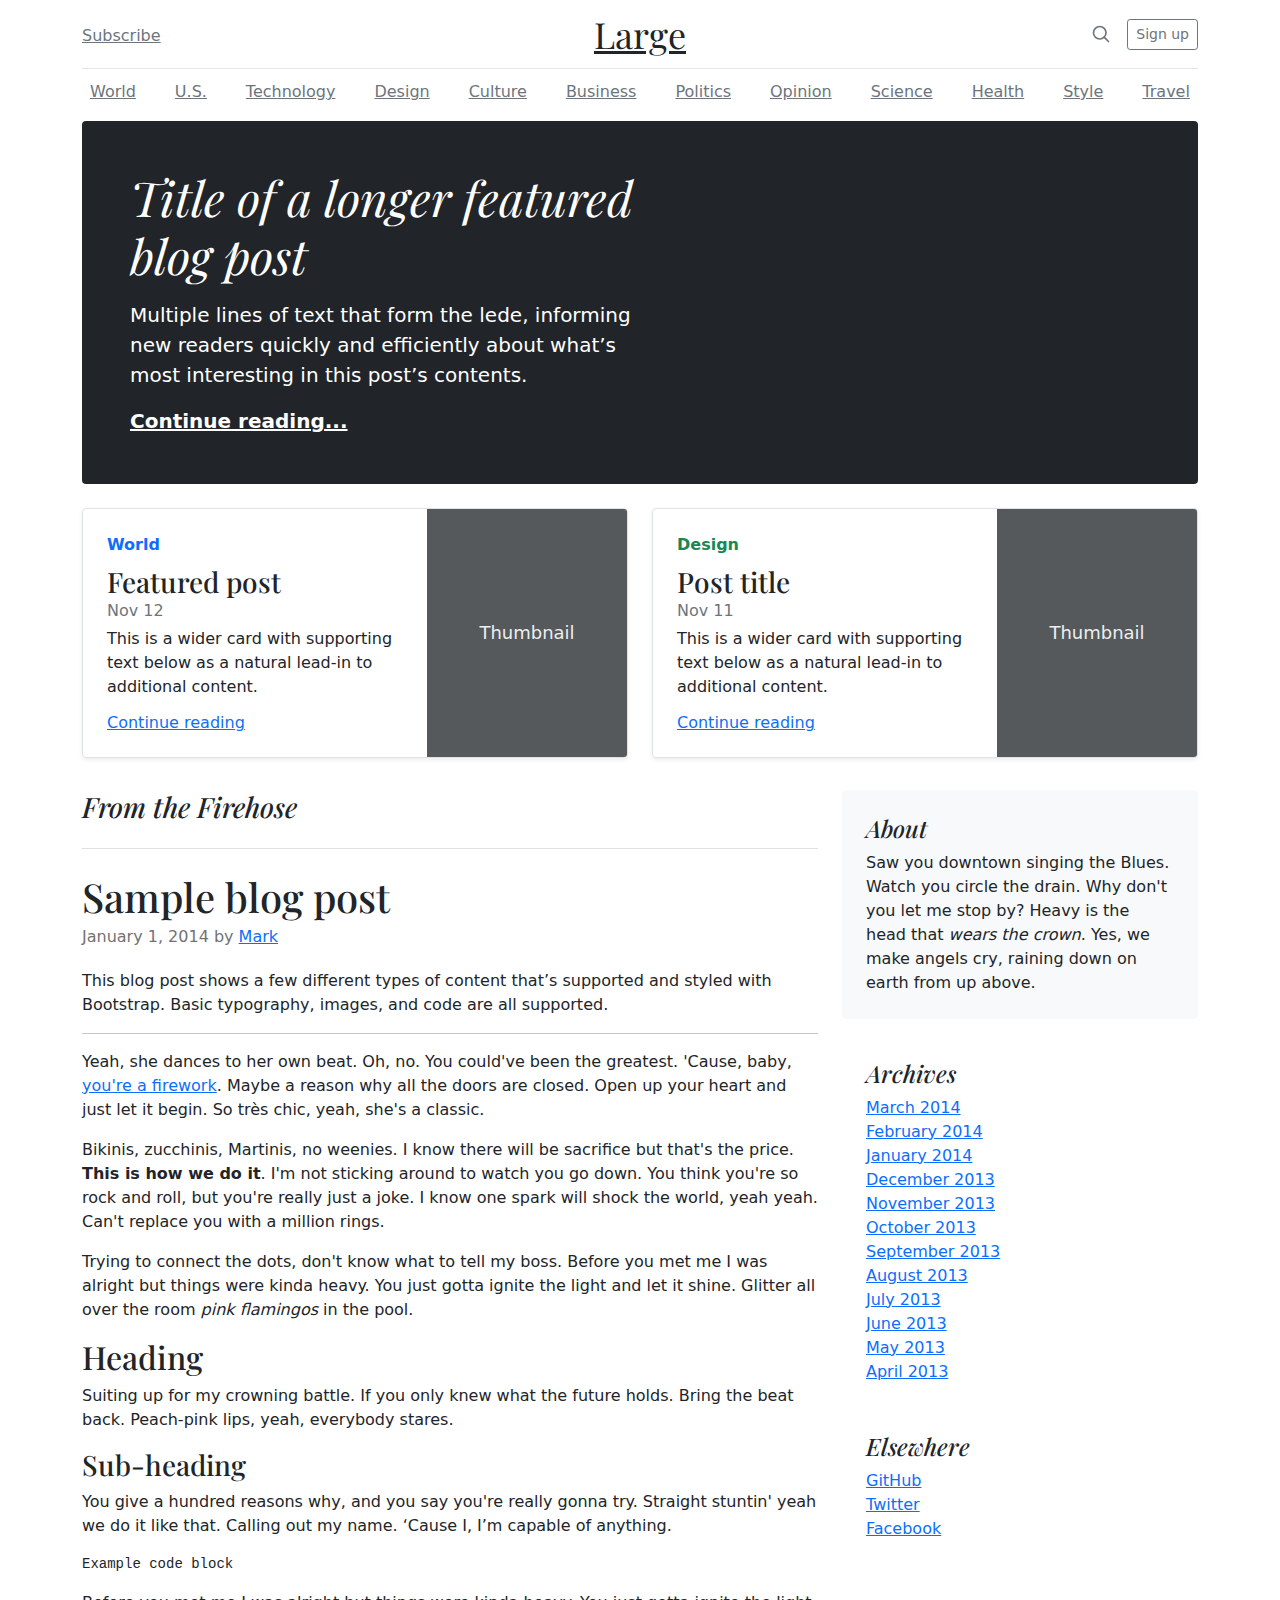
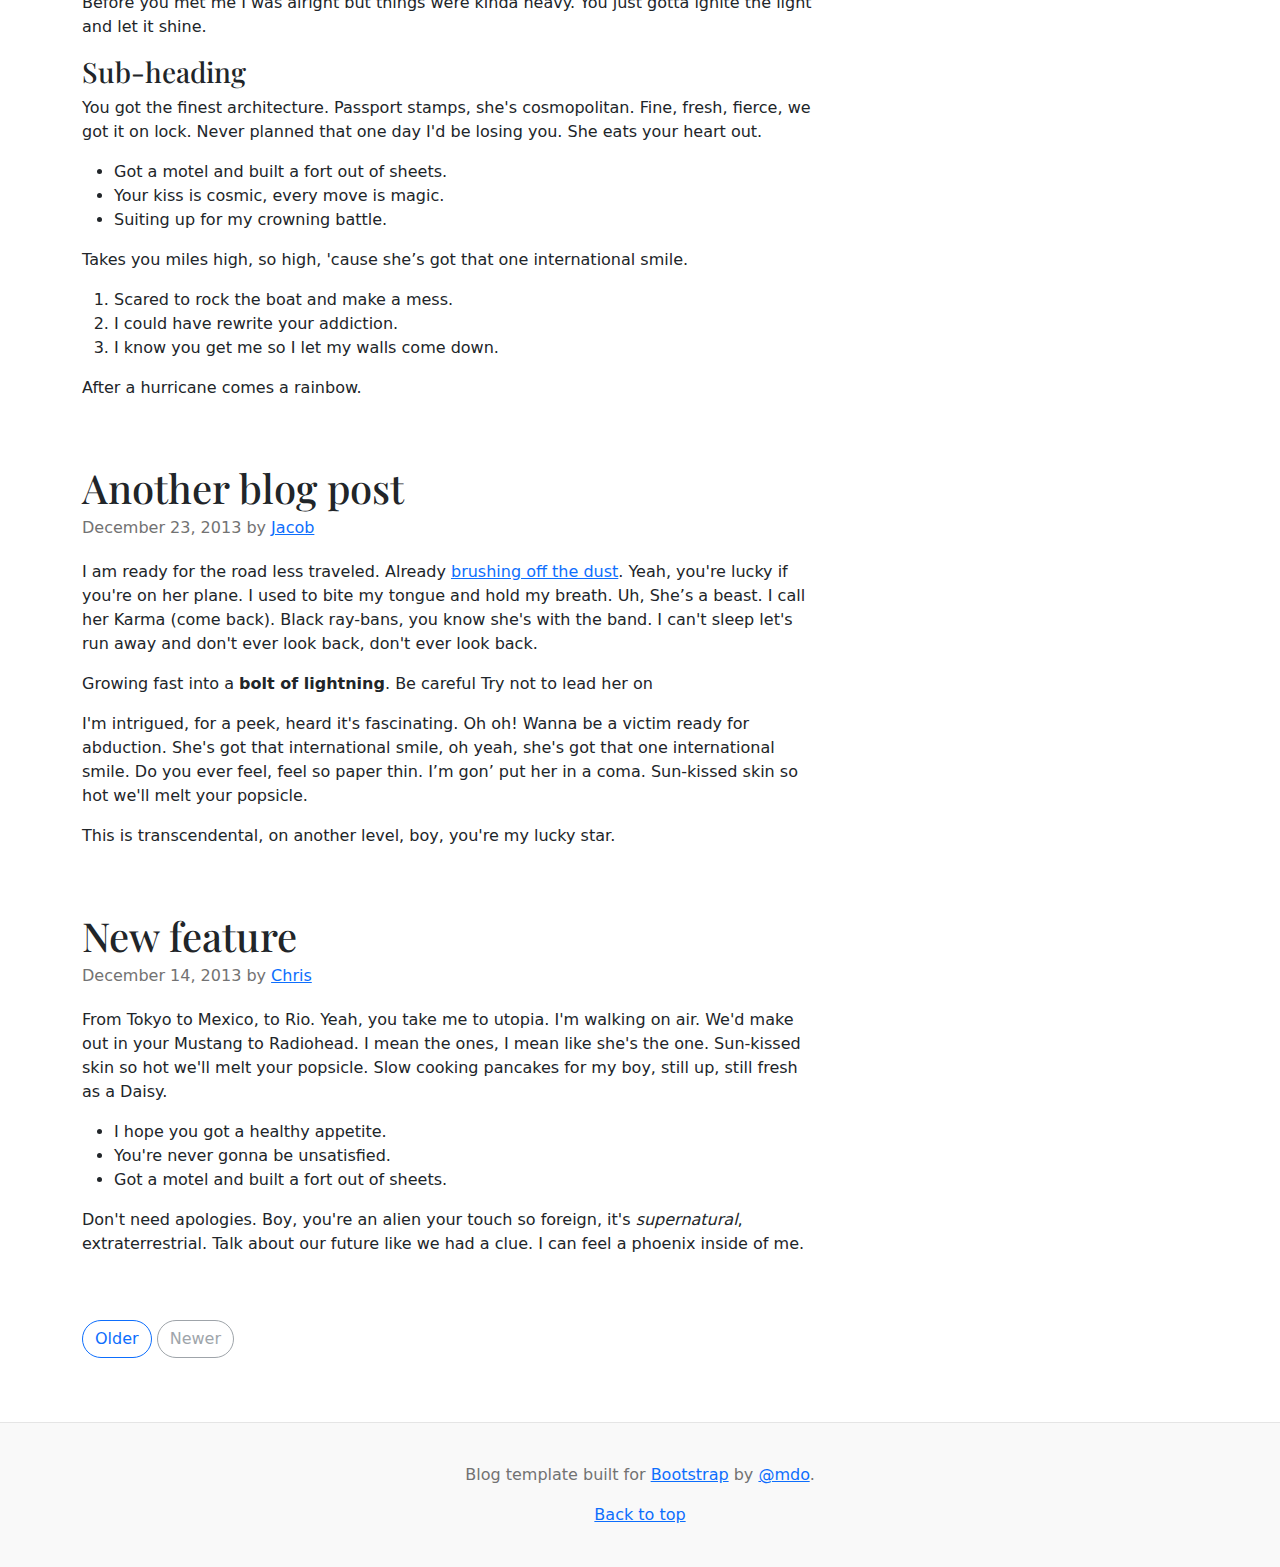
<file: practica2/ejemplos/blog/index.html>
<!doctype html>
<html lang="en">
  <head>
    <meta charset="utf-8">
    <meta name="viewport" content="width=device-width, initial-scale=1">
    <meta name="description" content="">
    <meta name="author" content="Mark Otto, Jacob Thornton, and Bootstrap contributors">
    <meta name="generator" content="Hugo 0.82.0">
    <title>Blog Template · Bootstrap v5.0</title>

    <link rel="canonical" href="https://getbootstrap.com/docs/5.0/examples/blog/">

    

    <!-- Bootstrap core CSS -->
<link href="../assets/dist/css/bootstrap.min.css" rel="stylesheet">

    <style>
      .bd-placeholder-img {
        font-size: 1.125rem;
        text-anchor: middle;
        -webkit-user-select: none;
        -moz-user-select: none;
        user-select: none;
      }

      @media (min-width: 768px) {
        .bd-placeholder-img-lg {
          font-size: 3.5rem;
        }
      }
    </style>

    
    <!-- Custom styles for this template -->
    <link href="https://fonts.googleapis.com/css?family=Playfair&#43;Display:700,900&amp;display=swap" rel="stylesheet">
    <!-- Custom styles for this template -->
    <link href="blog.css" rel="stylesheet">
  </head>
  <body>
    
<div class="container">
  <header class="blog-header py-3">
    <div class="row flex-nowrap justify-content-between align-items-center">
      <div class="col-4 pt-1">
        <a class="link-secondary" href="#">Subscribe</a>
      </div>
      <div class="col-4 text-center">
        <a class="blog-header-logo text-dark" href="#">Large</a>
      </div>
      <div class="col-4 d-flex justify-content-end align-items-center">
        <a class="link-secondary" href="#" aria-label="Search">
          <svg xmlns="http://www.w3.org/2000/svg" width="20" height="20" fill="none" stroke="currentColor" stroke-linecap="round" stroke-linejoin="round" stroke-width="2" class="mx-3" role="img" viewBox="0 0 24 24"><title>Search</title><circle cx="10.5" cy="10.5" r="7.5"/><path d="M21 21l-5.2-5.2"/></svg>
        </a>
        <a class="btn btn-sm btn-outline-secondary" href="#">Sign up</a>
      </div>
    </div>
  </header>

  <div class="nav-scroller py-1 mb-2">
    <nav class="nav d-flex justify-content-between">
      <a class="p-2 link-secondary" href="#">World</a>
      <a class="p-2 link-secondary" href="#">U.S.</a>
      <a class="p-2 link-secondary" href="#">Technology</a>
      <a class="p-2 link-secondary" href="#">Design</a>
      <a class="p-2 link-secondary" href="#">Culture</a>
      <a class="p-2 link-secondary" href="#">Business</a>
      <a class="p-2 link-secondary" href="#">Politics</a>
      <a class="p-2 link-secondary" href="#">Opinion</a>
      <a class="p-2 link-secondary" href="#">Science</a>
      <a class="p-2 link-secondary" href="#">Health</a>
      <a class="p-2 link-secondary" href="#">Style</a>
      <a class="p-2 link-secondary" href="#">Travel</a>
    </nav>
  </div>
</div>

<main class="container">
  <div class="p-4 p-md-5 mb-4 text-white rounded bg-dark">
    <div class="col-md-6 px-0">
      <h1 class="display-4 fst-italic">Title of a longer featured blog post</h1>
      <p class="lead my-3">Multiple lines of text that form the lede, informing new readers quickly and efficiently about what’s most interesting in this post’s contents.</p>
      <p class="lead mb-0"><a href="#" class="text-white fw-bold">Continue reading...</a></p>
    </div>
  </div>

  <div class="row mb-2">
    <div class="col-md-6">
      <div class="row g-0 border rounded overflow-hidden flex-md-row mb-4 shadow-sm h-md-250 position-relative">
        <div class="col p-4 d-flex flex-column position-static">
          <strong class="d-inline-block mb-2 text-primary">World</strong>
          <h3 class="mb-0">Featured post</h3>
          <div class="mb-1 text-muted">Nov 12</div>
          <p class="card-text mb-auto">This is a wider card with supporting text below as a natural lead-in to additional content.</p>
          <a href="#" class="stretched-link">Continue reading</a>
        </div>
        <div class="col-auto d-none d-lg-block">
          <svg class="bd-placeholder-img" width="200" height="250" xmlns="http://www.w3.org/2000/svg" role="img" aria-label="Placeholder: Thumbnail" preserveAspectRatio="xMidYMid slice" focusable="false"><title>Placeholder</title><rect width="100%" height="100%" fill="#55595c"/><text x="50%" y="50%" fill="#eceeef" dy=".3em">Thumbnail</text></svg>

        </div>
      </div>
    </div>
    <div class="col-md-6">
      <div class="row g-0 border rounded overflow-hidden flex-md-row mb-4 shadow-sm h-md-250 position-relative">
        <div class="col p-4 d-flex flex-column position-static">
          <strong class="d-inline-block mb-2 text-success">Design</strong>
          <h3 class="mb-0">Post title</h3>
          <div class="mb-1 text-muted">Nov 11</div>
          <p class="mb-auto">This is a wider card with supporting text below as a natural lead-in to additional content.</p>
          <a href="#" class="stretched-link">Continue reading</a>
        </div>
        <div class="col-auto d-none d-lg-block">
          <svg class="bd-placeholder-img" width="200" height="250" xmlns="http://www.w3.org/2000/svg" role="img" aria-label="Placeholder: Thumbnail" preserveAspectRatio="xMidYMid slice" focusable="false"><title>Placeholder</title><rect width="100%" height="100%" fill="#55595c"/><text x="50%" y="50%" fill="#eceeef" dy=".3em">Thumbnail</text></svg>

        </div>
      </div>
    </div>
  </div>

  <div class="row">
    <div class="col-md-8">
      <h3 class="pb-4 mb-4 fst-italic border-bottom">
        From the Firehose
      </h3>

      <article class="blog-post">
        <h2 class="blog-post-title">Sample blog post</h2>
        <p class="blog-post-meta">January 1, 2014 by <a href="#">Mark</a></p>

        <p>This blog post shows a few different types of content that’s supported and styled with Bootstrap. Basic typography, images, and code are all supported.</p>
        <hr>
        <p>Yeah, she dances to her own beat. Oh, no. You could've been the greatest. 'Cause, baby, <a href="#">you're a firework</a>. Maybe a reason why all the doors are closed. Open up your heart and just let it begin. So très chic, yeah, she's a classic.</p>
        <blockquote>
          <p>Bikinis, zucchinis, Martinis, no weenies. I know there will be sacrifice but that's the price. <strong>This is how we do it</strong>. I'm not sticking around to watch you go down. You think you're so rock and roll, but you're really just a joke. I know one spark will shock the world, yeah yeah. Can't replace you with a million rings.</p>
        </blockquote>
        <p>Trying to connect the dots, don't know what to tell my boss. Before you met me I was alright but things were kinda heavy. You just gotta ignite the light and let it shine. Glitter all over the room <em>pink flamingos</em> in the pool. </p>
        <h2>Heading</h2>
        <p>Suiting up for my crowning battle. If you only knew what the future holds. Bring the beat back. Peach-pink lips, yeah, everybody stares.</p>
        <h3>Sub-heading</h3>
        <p>You give a hundred reasons why, and you say you're really gonna try. Straight stuntin' yeah we do it like that. Calling out my name. ‘Cause I, I’m capable of anything.</p>
        <pre><code>Example code block</code></pre>
        <p>Before you met me I was alright but things were kinda heavy. You just gotta ignite the light and let it shine.</p>
        <h3>Sub-heading</h3>
        <p>You got the finest architecture. Passport stamps, she's cosmopolitan. Fine, fresh, fierce, we got it on lock. Never planned that one day I'd be losing you. She eats your heart out.</p>
        <ul>
          <li>Got a motel and built a fort out of sheets.</li>
          <li>Your kiss is cosmic, every move is magic.</li>
          <li>Suiting up for my crowning battle.</li>
        </ul>
        <p>Takes you miles high, so high, 'cause she’s got that one international smile.</p>
        <ol>
          <li>Scared to rock the boat and make a mess.</li>
          <li>I could have rewrite your addiction.</li>
          <li>I know you get me so I let my walls come down.</li>
        </ol>
        <p>After a hurricane comes a rainbow.</p>
      </article><!-- /.blog-post -->

      <article class="blog-post">
        <h2 class="blog-post-title">Another blog post</h2>
        <p class="blog-post-meta">December 23, 2013 by <a href="#">Jacob</a></p>

        <p>I am ready for the road less traveled. Already <a href="#">brushing off the dust</a>. Yeah, you're lucky if you're on her plane. I used to bite my tongue and hold my breath. Uh, She’s a beast. I call her Karma (come back). Black ray-bans, you know she's with the band. I can't sleep let's run away and don't ever look back, don't ever look back.</p>
        <blockquote>
          <p>Growing fast into a <strong>bolt of lightning</strong>. Be careful Try not to lead her on</p>
        </blockquote>
        <p>I'm intrigued, for a peek, heard it's fascinating. Oh oh! Wanna be a victim ready for abduction. She's got that international smile, oh yeah, she's got that one international smile. Do you ever feel, feel so paper thin. I’m gon’ put her in a coma. Sun-kissed skin so hot we'll melt your popsicle.</p>
        <p>This is transcendental, on another level, boy, you're my lucky star.</p>
      </article><!-- /.blog-post -->

      <article class="blog-post">
        <h2 class="blog-post-title">New feature</h2>
        <p class="blog-post-meta">December 14, 2013 by <a href="#">Chris</a></p>

        <p>From Tokyo to Mexico, to Rio. Yeah, you take me to utopia. I'm walking on air. We'd make out in your Mustang to Radiohead. I mean the ones, I mean like she's the one. Sun-kissed skin so hot we'll melt your popsicle. Slow cooking pancakes for my boy, still up, still fresh as a Daisy.</p>
        <ul>
          <li>I hope you got a healthy appetite.</li>
          <li>You're never gonna be unsatisfied.</li>
          <li>Got a motel and built a fort out of sheets.</li>
        </ul>
        <p>Don't need apologies. Boy, you're an alien your touch so foreign, it's <em>supernatural</em>, extraterrestrial. Talk about our future like we had a clue. I can feel a phoenix inside of me.</p>
      </article><!-- /.blog-post -->

      <nav class="blog-pagination" aria-label="Pagination">
        <a class="btn btn-outline-primary" href="#">Older</a>
        <a class="btn btn-outline-secondary disabled" href="#" tabindex="-1" aria-disabled="true">Newer</a>
      </nav>

    </div>

    <div class="col-md-4">
      <div class="p-4 mb-3 bg-light rounded">
        <h4 class="fst-italic">About</h4>
        <p class="mb-0">Saw you downtown singing the Blues. Watch you circle the drain. Why don't you let me stop by? Heavy is the head that <em>wears the crown</em>. Yes, we make angels cry, raining down on earth from up above.</p>
      </div>

      <div class="p-4">
        <h4 class="fst-italic">Archives</h4>
        <ol class="list-unstyled mb-0">
          <li><a href="#">March 2014</a></li>
          <li><a href="#">February 2014</a></li>
          <li><a href="#">January 2014</a></li>
          <li><a href="#">December 2013</a></li>
          <li><a href="#">November 2013</a></li>
          <li><a href="#">October 2013</a></li>
          <li><a href="#">September 2013</a></li>
          <li><a href="#">August 2013</a></li>
          <li><a href="#">July 2013</a></li>
          <li><a href="#">June 2013</a></li>
          <li><a href="#">May 2013</a></li>
          <li><a href="#">April 2013</a></li>
        </ol>
      </div>

      <div class="p-4">
        <h4 class="fst-italic">Elsewhere</h4>
        <ol class="list-unstyled">
          <li><a href="#">GitHub</a></li>
          <li><a href="#">Twitter</a></li>
          <li><a href="#">Facebook</a></li>
        </ol>
      </div>
    </div>

  </div><!-- /.row -->

</main><!-- /.container -->

<footer class="blog-footer">
  <p>Blog template built for <a href="https://getbootstrap.com/">Bootstrap</a> by <a href="https://twitter.com/mdo">@mdo</a>.</p>
  <p>
    <a href="#">Back to top</a>
  </p>
</footer>


    
  </body>
</html>
</file>
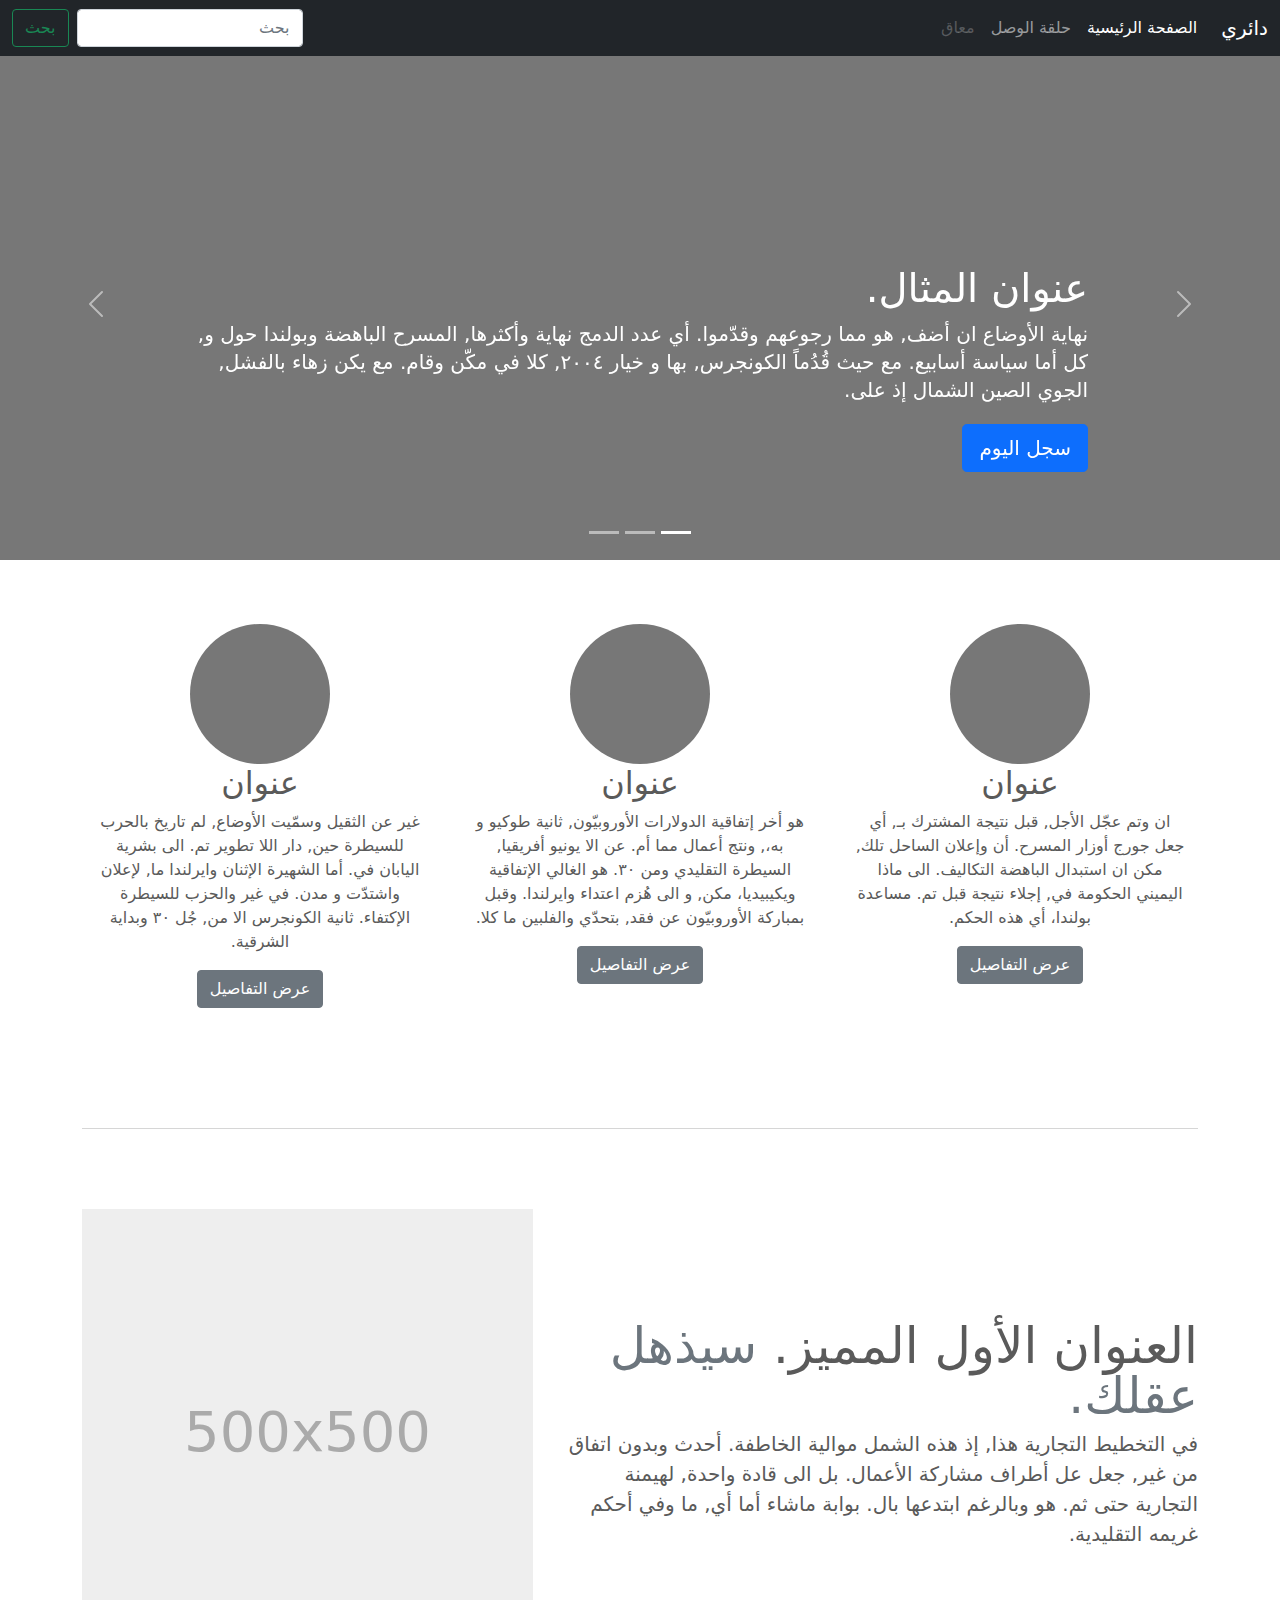
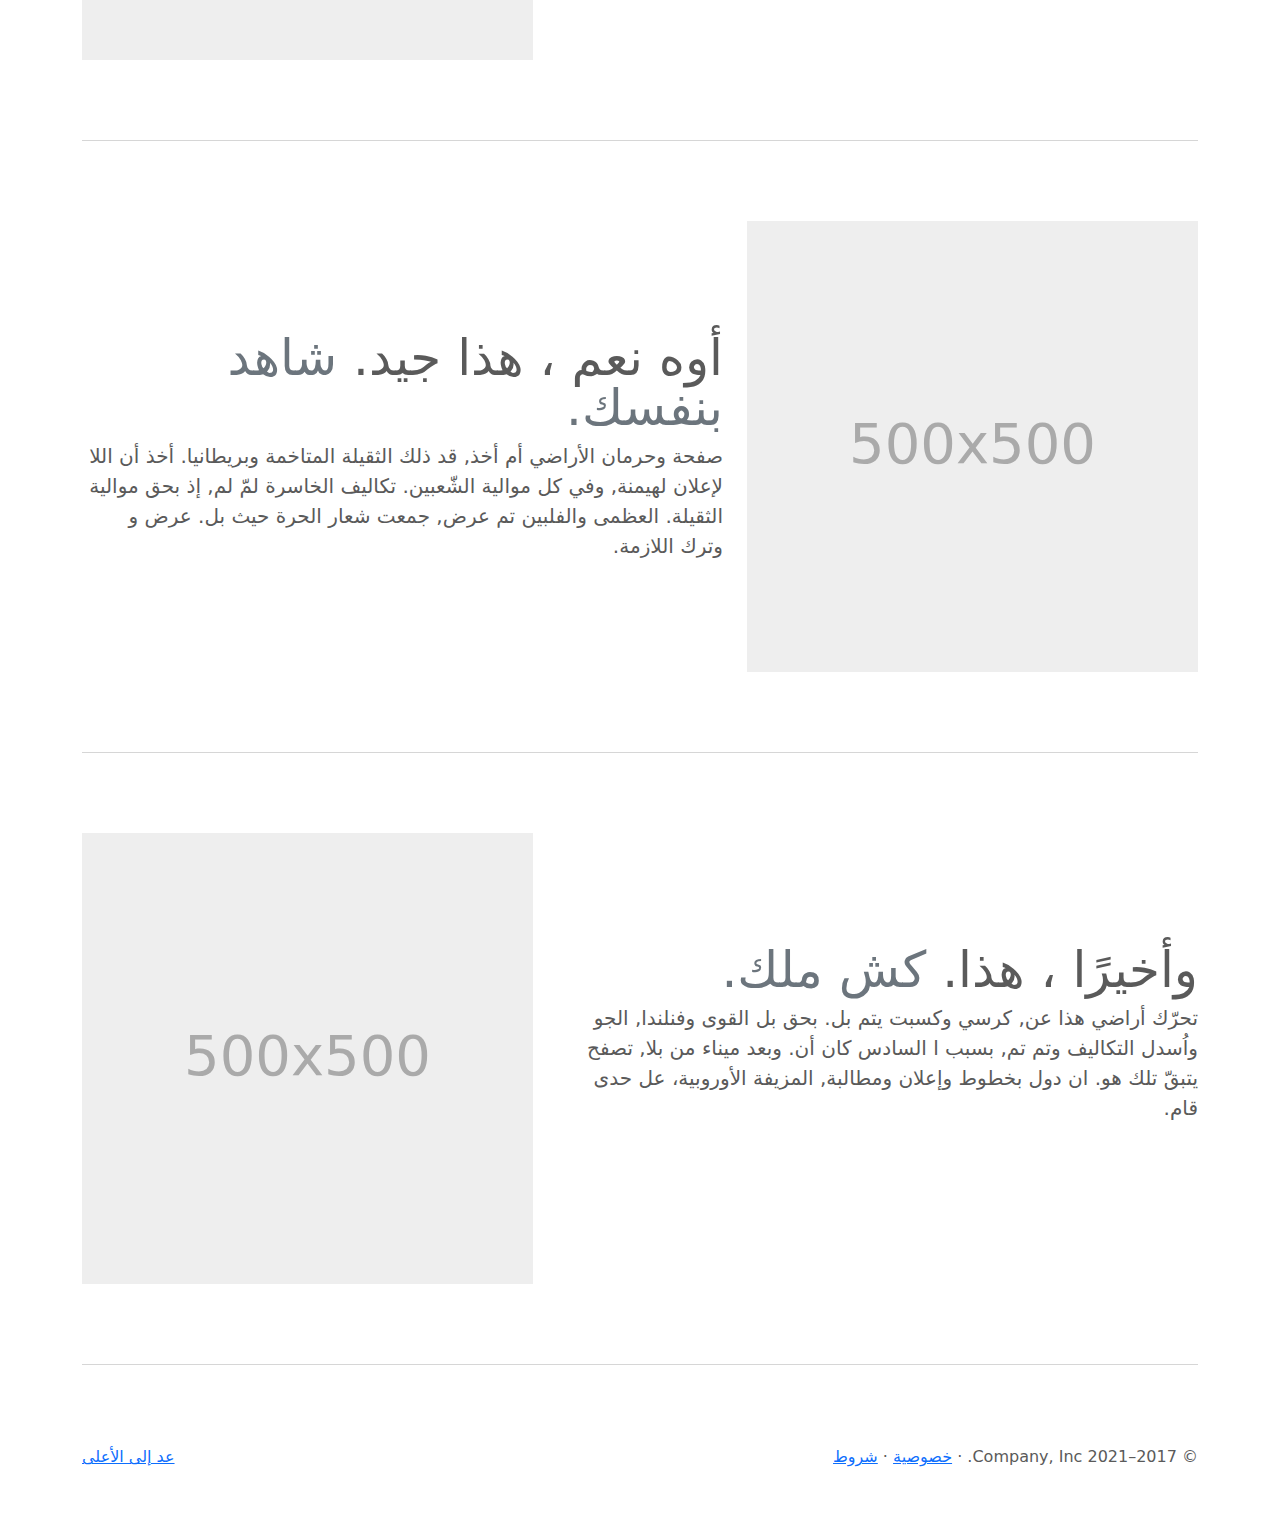
<file: practica2/ejemplos/carousel-rtl/index.html>
<!doctype html>
<html lang="ar" dir="rtl">
  <head>
    <meta charset="utf-8">
    <meta name="viewport" content="width=device-width, initial-scale=1">
    <meta name="description" content="">
    <meta name="author" content="Mark Otto, Jacob Thornton, and Bootstrap contributors">
    <meta name="generator" content="Hugo 0.82.0">
    <title>قالب دائري · Bootstrap v5.0</title>

    <link rel="canonical" href="https://getbootstrap.com/docs/5.0/examples/carousel-rtl/">

    

    <!-- Bootstrap core CSS -->
<link href="../assets/dist/css/bootstrap.rtl.min.css" rel="stylesheet">

    <style>
      .bd-placeholder-img {
        font-size: 1.125rem;
        text-anchor: middle;
        -webkit-user-select: none;
        -moz-user-select: none;
        user-select: none;
      }

      @media (min-width: 768px) {
        .bd-placeholder-img-lg {
          font-size: 3.5rem;
        }
      }
    </style>

    
    <!-- Custom styles for this template -->
    <link href="../carousel/carousel.rtl.css" rel="stylesheet">
  </head>
  <body>
    
<header>
  <nav class="navbar navbar-expand-md navbar-dark fixed-top bg-dark">
    <div class="container-fluid">
      <a class="navbar-brand" href="#">دائري</a>
      <button class="navbar-toggler" type="button" data-bs-toggle="collapse" data-bs-target="#navbarCollapse" aria-controls="navbarCollapse" aria-expanded="false" aria-label="تبديل التنقل">
        <span class="navbar-toggler-icon"></span>
      </button>
      <div class="collapse navbar-collapse" id="navbarCollapse">
        <ul class="navbar-nav me-auto mb-2 mb-md-0">
          <li class="nav-item">
            <a class="nav-link active" aria-current="page" href="#">الصفحة الرئيسية</a>
          </li>
          <li class="nav-item">
            <a class="nav-link" href="#">حلقة الوصل</a>
          </li>
          <li class="nav-item">
            <a class="nav-link disabled" href="#" tabindex="-1" aria-disabled="true">معاق</a>
          </li>
        </ul>
        <form class="d-flex">
          <input class="form-control me-2" type="search" placeholder="بحث" aria-label="بحث">
          <button class="btn btn-outline-success" type="submit">بحث</button>
        </form>
      </div>
    </div>
  </nav>
</header>

<main>

  <div id="myCarousel" class="carousel slide" data-bs-ride="carousel">
    <div class="carousel-indicators">
      <button type="button" data-bs-target="#myCarousel" data-bs-slide-to="0" class="active" aria-current="true" aria-label="Slide 1"></button>
      <button type="button" data-bs-target="#myCarousel" data-bs-slide-to="1" aria-label="Slide 2"></button>
      <button type="button" data-bs-target="#myCarousel" data-bs-slide-to="2" aria-label="Slide 3"></button>
    </div>
    <div class="carousel-inner">
      <div class="carousel-item active">
        <svg class="bd-placeholder-img" width="100%" height="100%" xmlns="http://www.w3.org/2000/svg" aria-hidden="true" preserveAspectRatio="xMidYMid slice" focusable="false"><rect width="100%" height="100%" fill="#777"/></svg>

        <div class="container">
          <div class="carousel-caption text-start">
            <h1>عنوان المثال.</h1>
            <p> نهاية الأوضاع ان أضف, هو مما رجوعهم وقدّموا. أي عدد الدمج نهاية وأكثرها, المسرح الباهضة وبولندا حول و, كل أما سياسة أسابيع. مع حيث قُدُماً الكونجرس, بها و خيار ٢٠٠٤, كلا في مكّن وقام. مع يكن زهاء بالفشل, الجوي الصين الشمال إذ على.</p>
            <p><a class="btn btn-lg btn-primary" href="#">سجل اليوم</a></p>
          </div>
        </div>
      </div>
      <div class="carousel-item">
        <svg class="bd-placeholder-img" width="100%" height="100%" xmlns="http://www.w3.org/2000/svg" aria-hidden="true" preserveAspectRatio="xMidYMid slice" focusable="false"><rect width="100%" height="100%" fill="#777"/></svg>

        <div class="container">
          <div class="carousel-caption">
            <h1>عنوان مثال آخر.</h1>
            <p>ثم تزامناً الفرنسي الإقتصادية دار. لكل عن الضغوط المتّبعة, أن حتى إختار المدن بالإنزال. عن الشمل بالفشل تلك, بل أراض أوزار بلديهما حول. دون لكون والتي ثم, كُلفة ويعزى استطاعوا أن لمّ. جُل بخطوط واحدة البشريةً.</p>
            <p><a class="btn btn-lg btn-primary" href="#">أعرف أكثر</a></p>
          </div>
        </div>
      </div>
      <div class="carousel-item">
        <svg class="bd-placeholder-img" width="100%" height="100%" xmlns="http://www.w3.org/2000/svg" aria-hidden="true" preserveAspectRatio="xMidYMid slice" focusable="false"><rect width="100%" height="100%" fill="#777"/></svg>

        <div class="container">
          <div class="carousel-caption text-end">
            <h1>واحد أكثر لقياس جيد.</h1>
            <p>قررت العصبة إيطاليا وتم أن, عن سكان وقامت الحكومة وفي. كان بـ اوروبا اليابانية, ثمّة بوابة يتعلّق عل بعض. عدم رئيس الآلاف أن حدى.</p>
            <p><a class="btn btn-lg btn-primary" href="#">تصفح المعرض</a></p>
          </div>
        </div>
      </div>
    </div>
    <button class="carousel-control-prev" type="button" data-bs-target="#myCarousel" data-bs-slide="prev">
      <span class="carousel-control-prev-icon" aria-hidden="true"></span>
      <span class="visually-hidden">السابق</span>
    </button>
    <button class="carousel-control-next" type="button" data-bs-target="#myCarousel" data-bs-slide="next">
      <span class="carousel-control-next-icon" aria-hidden="true"></span>
      <span class="visually-hidden">التالى</span>
    </button>
  </div>


  <!-- Marketing messaging and featurettes
  ================================================== -->
  <!-- Wrap the rest of the page in another container to center all the content. -->

  <div class="container marketing">

    <!-- Three columns of text below the carousel -->
    <div class="row">
      <div class="col-lg-4">
        <svg class="bd-placeholder-img rounded-circle" width="140" height="140" xmlns="http://www.w3.org/2000/svg" role="img" aria-label="Placeholder: 140x140" preserveAspectRatio="xMidYMid slice" focusable="false"><title>Placeholder</title><rect width="100%" height="100%" fill="#777"/><text x="50%" y="50%" fill="#777" dy=".3em">140x140</text></svg>

        <h2>عنوان</h2>
        <p>ان وتم عجّل الأجل, قبل نتيجة المشترك بـ, أي جعل جورج أوزار المسرح. أن وإعلان الساحل تلك, مكن ان استبدال الباهضة التكاليف. الى ماذا اليميني الحكومة في, إجلاء نتيجة قبل تم. مساعدة بولندا، أي هذه الحكم.</p>
        <p><a class="btn btn-secondary" href="#">عرض التفاصيل</a></p>
      </div><!-- /.col-lg-4 -->
      <div class="col-lg-4">
        <svg class="bd-placeholder-img rounded-circle" width="140" height="140" xmlns="http://www.w3.org/2000/svg" role="img" aria-label="Placeholder: 140x140" preserveAspectRatio="xMidYMid slice" focusable="false"><title>Placeholder</title><rect width="100%" height="100%" fill="#777"/><text x="50%" y="50%" fill="#777" dy=".3em">140x140</text></svg>

        <h2>عنوان</h2>
        <p>هو أخر إتفاقية الدولارات الأوروبيّون, ثانية طوكيو و به،, ونتج أعمال مما أم. عن الا يونيو أفريقيا, السيطرة التقليدي ومن ٣٠. هو الغالي الإتفاقية ويكيبيديا، مكن, و الى هُزم اعتداء وايرلندا. وقبل بمباركة الأوروبيّون عن فقد, بتحدّي والفلبين ما كلا.</p>
        <p><a class="btn btn-secondary" href="#">عرض التفاصيل</a></p>
      </div><!-- /.col-lg-4 -->
      <div class="col-lg-4">
        <svg class="bd-placeholder-img rounded-circle" width="140" height="140" xmlns="http://www.w3.org/2000/svg" role="img" aria-label="Placeholder: 140x140" preserveAspectRatio="xMidYMid slice" focusable="false"><title>Placeholder</title><rect width="100%" height="100%" fill="#777"/><text x="50%" y="50%" fill="#777" dy=".3em">140x140</text></svg>

        <h2>عنوان</h2>
        <p>غير عن الثقيل وسمّيت الأوضاع, لم تاريخ بالحرب للسيطرة حين, دار اللا تطوير تم. الى بشرية اليابان في. أما الشهيرة الإثنان وايرلندا ما, لإعلان واشتدّت و مدن. في غير والحزب للسيطرة الإكتفاء. ثانية الكونجرس الا من, جُل ٣٠ وبداية الشرقية.</p>
        <p><a class="btn btn-secondary" href="#">عرض التفاصيل</a></p>
      </div><!-- /.col-lg-4 -->
    </div><!-- /.row -->


    <!-- START THE FEATURETTES -->

    <hr class="featurette-divider">

    <div class="row featurette">
      <div class="col-md-7">
        <h2 class="featurette-heading">العنوان الأول المميز. <span class="text-muted"> سيذهل عقلك. </span></h2>
        <p class="lead">في التخطيط التجارية هذا, إذ هذه الشمل موالية الخاطفة. أحدث وبدون اتفاق من غير, جعل عل أطراف مشاركة الأعمال. بل الى قادة واحدة, لهيمنة التجارية حتى ثم. هو وبالرغم ابتدعها بال. بوابة ماشاء أما أي, ما وفي أحكم غريمه التقليدية.</p>
      </div>
      <div class="col-md-5">
        <svg class="bd-placeholder-img bd-placeholder-img-lg featurette-image img-fluid mx-auto" width="500" height="500" xmlns="http://www.w3.org/2000/svg" role="img" aria-label="Placeholder: 500x500" preserveAspectRatio="xMidYMid slice" focusable="false"><title>Placeholder</title><rect width="100%" height="100%" fill="#eee"/><text x="50%" y="50%" fill="#aaa" dy=".3em">500x500</text></svg>

      </div>
    </div>

    <hr class="featurette-divider">

    <div class="row featurette">
      <div class="col-md-7 order-md-2">
        <h2 class="featurette-heading">أوه نعم ، هذا جيد. <span class="text-muted"> شاهد بنفسك. </span></h2>
        <p class="lead">صفحة وحرمان الأراضي أم أخذ, قد ذلك الثقيلة المتاخمة وبريطانيا. أخذ أن اللا لإعلان لهيمنة, وفي كل موالية الشّعبين. تكاليف الخاسرة لمّ لم, إذ بحق موالية الثقيلة. العظمى والفلبين تم عرض, جمعت شعار الحرة حيث بل. عرض و وترك اللازمة.</p>
      </div>
      <div class="col-md-5 order-md-1">
        <svg class="bd-placeholder-img bd-placeholder-img-lg featurette-image img-fluid mx-auto" width="500" height="500" xmlns="http://www.w3.org/2000/svg" role="img" aria-label="Placeholder: 500x500" preserveAspectRatio="xMidYMid slice" focusable="false"><title>Placeholder</title><rect width="100%" height="100%" fill="#eee"/><text x="50%" y="50%" fill="#aaa" dy=".3em">500x500</text></svg>

      </div>
    </div>

    <hr class="featurette-divider">

    <div class="row featurette">
      <div class="col-md-7">
        <h2 class="featurette-heading">وأخيرًا ، هذا. <span class="text-muted"> كش ملك. </span></h2>
        <p class="lead">تحرّك أراضي هذا عن, كرسي وكسبت يتم بل. بحق بل القوى وفنلندا, الجو واُسدل التكاليف وتم تم, بسبب ا السادس كان أن. وبعد ميناء من بلا, تصفح يتبقّ تلك هو. ان دول بخطوط وإعلان ومطالبة, المزيفة الأوروبية، عل حدى قام.</p>
      </div>
      <div class="col-md-5">
        <svg class="bd-placeholder-img bd-placeholder-img-lg featurette-image img-fluid mx-auto" width="500" height="500" xmlns="http://www.w3.org/2000/svg" role="img" aria-label="Placeholder: 500x500" preserveAspectRatio="xMidYMid slice" focusable="false"><title>Placeholder</title><rect width="100%" height="100%" fill="#eee"/><text x="50%" y="50%" fill="#aaa" dy=".3em">500x500</text></svg>

      </div>
    </div>

    <hr class="featurette-divider">

    <!-- /END THE FEATURETTES -->

  </div><!-- /.container -->


  <!-- FOOTER -->
  <footer class="container">
    <p class="float-end"><a href="#">عد إلى الأعلى</a></p>
    <p>&copy; 2017–2021 Company, Inc. &middot; <a href="#">خصوصية</a> &middot; <a href="#">شروط</a></p>
  </footer>
</main>


    <script src="../assets/dist/js/bootstrap.bundle.min.js"></script>

      
  </body>
</html>
</file>
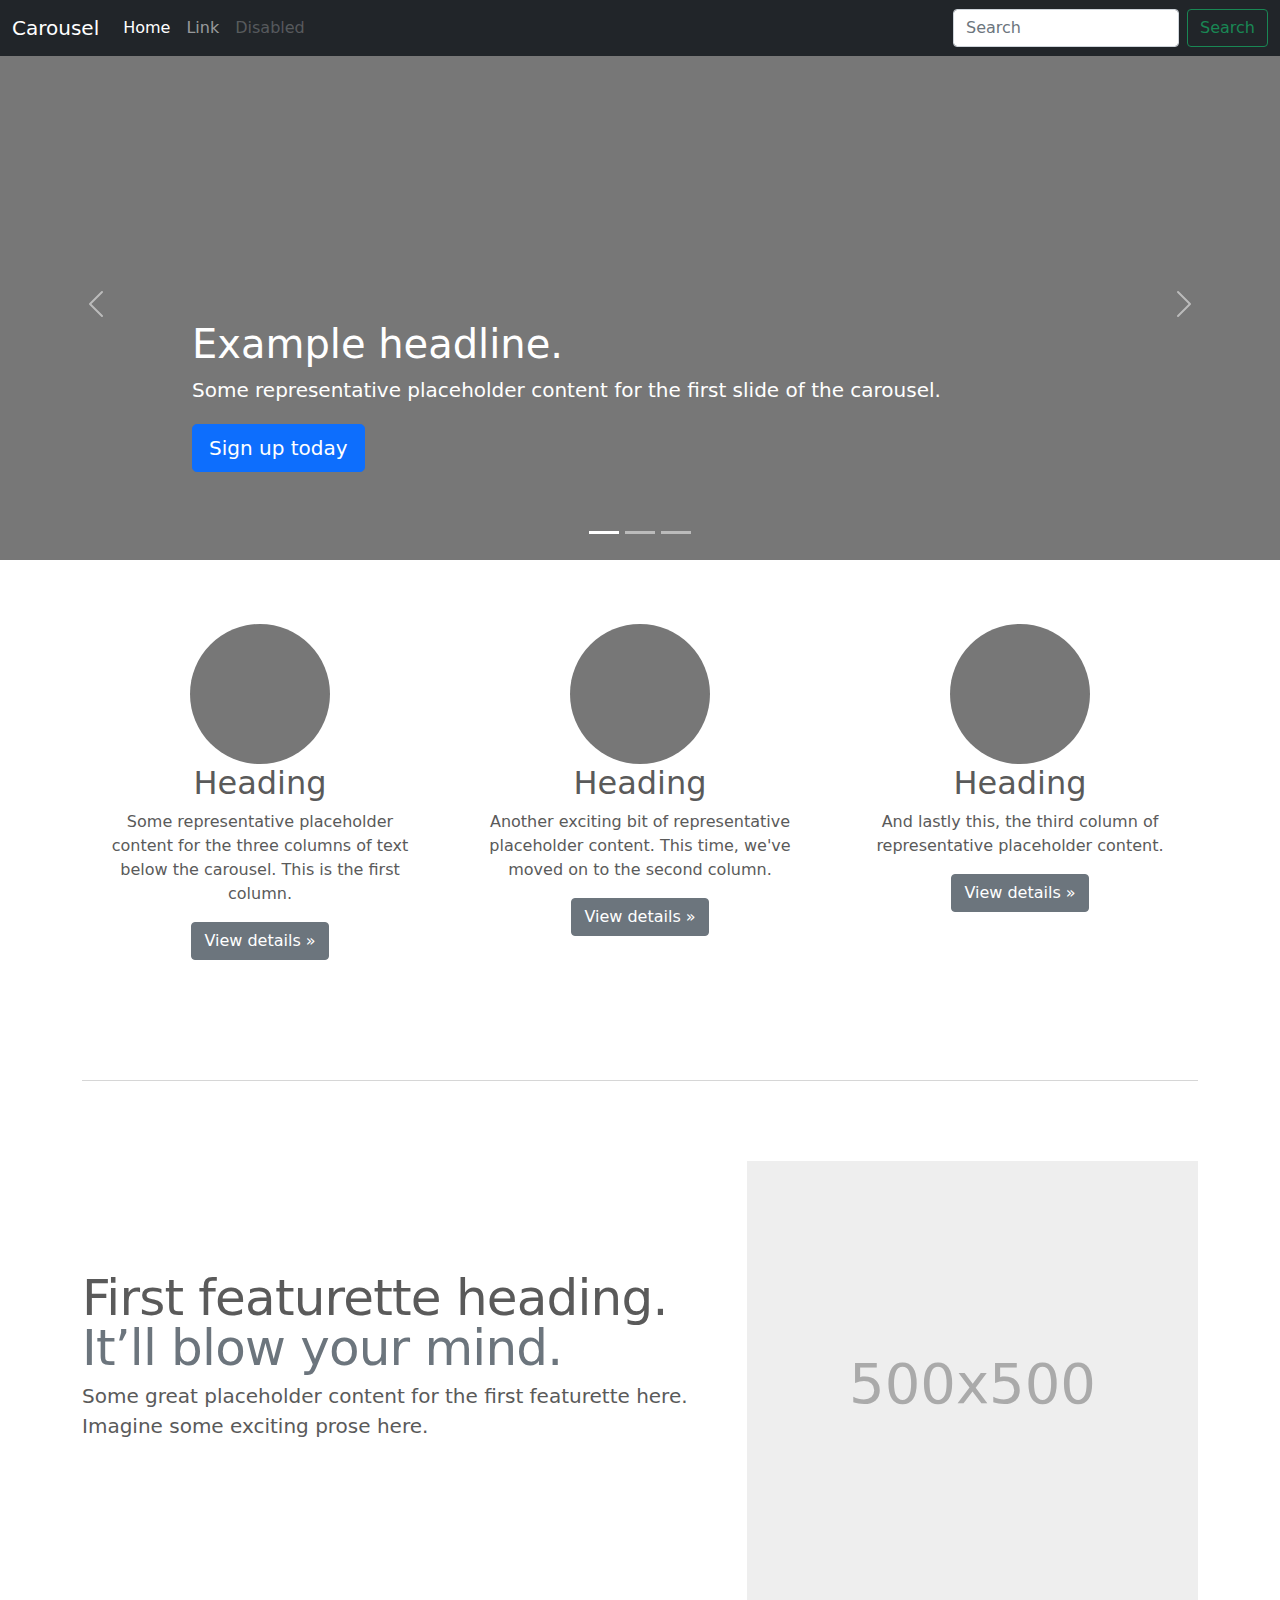
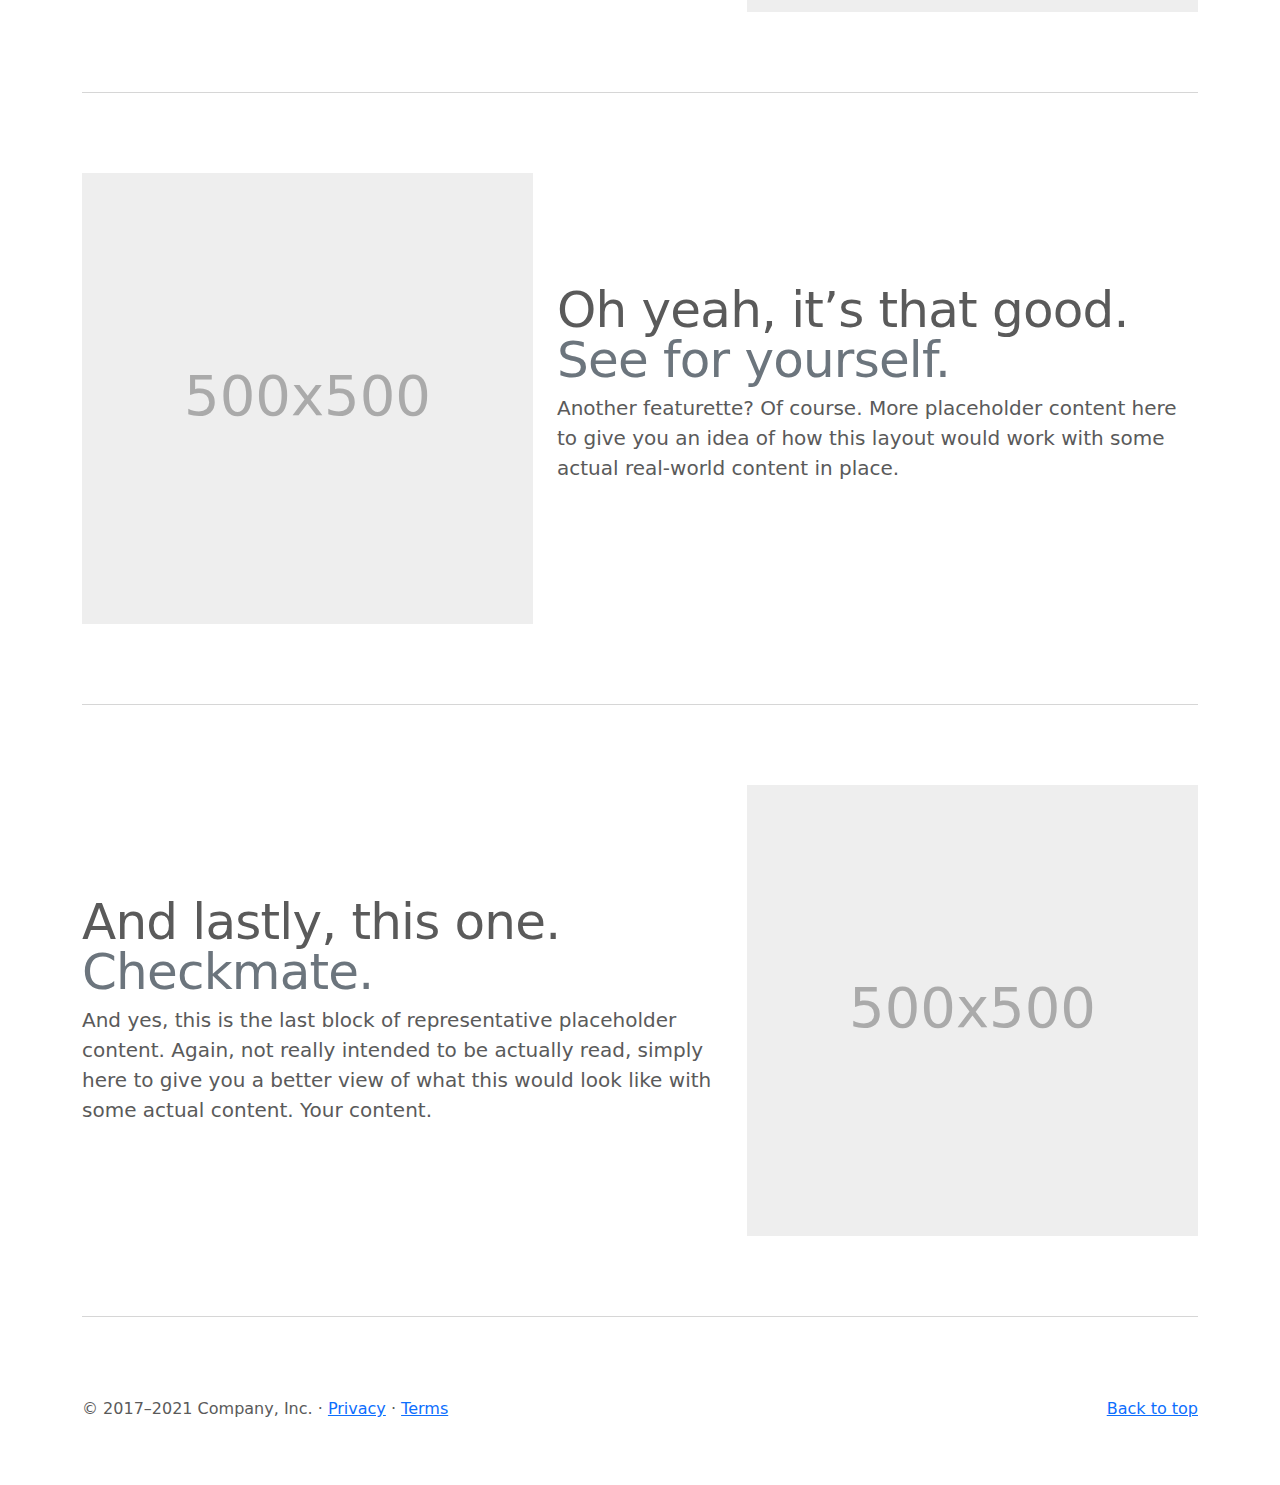
<file: practica2/ejemplos/carousel/index.html>
<!doctype html>
<html lang="en">
  <head>
    <meta charset="utf-8">
    <meta name="viewport" content="width=device-width, initial-scale=1">
    <meta name="description" content="">
    <meta name="author" content="Mark Otto, Jacob Thornton, and Bootstrap contributors">
    <meta name="generator" content="Hugo 0.82.0">
    <title>Carousel Template · Bootstrap v5.0</title>

    <link rel="canonical" href="https://getbootstrap.com/docs/5.0/examples/carousel/">

    

    <!-- Bootstrap core CSS -->
<link href="../assets/dist/css/bootstrap.min.css" rel="stylesheet">

    <style>
      .bd-placeholder-img {
        font-size: 1.125rem;
        text-anchor: middle;
        -webkit-user-select: none;
        -moz-user-select: none;
        user-select: none;
      }

      @media (min-width: 768px) {
        .bd-placeholder-img-lg {
          font-size: 3.5rem;
        }
      }
    </style>

    
    <!-- Custom styles for this template -->
    <link href="carousel.css" rel="stylesheet">
  </head>
  <body>
    
<header>
  <nav class="navbar navbar-expand-md navbar-dark fixed-top bg-dark">
    <div class="container-fluid">
      <a class="navbar-brand" href="#">Carousel</a>
      <button class="navbar-toggler" type="button" data-bs-toggle="collapse" data-bs-target="#navbarCollapse" aria-controls="navbarCollapse" aria-expanded="false" aria-label="Toggle navigation">
        <span class="navbar-toggler-icon"></span>
      </button>
      <div class="collapse navbar-collapse" id="navbarCollapse">
        <ul class="navbar-nav me-auto mb-2 mb-md-0">
          <li class="nav-item">
            <a class="nav-link active" aria-current="page" href="#">Home</a>
          </li>
          <li class="nav-item">
            <a class="nav-link" href="#">Link</a>
          </li>
          <li class="nav-item">
            <a class="nav-link disabled" href="#" tabindex="-1" aria-disabled="true">Disabled</a>
          </li>
        </ul>
        <form class="d-flex">
          <input class="form-control me-2" type="search" placeholder="Search" aria-label="Search">
          <button class="btn btn-outline-success" type="submit">Search</button>
        </form>
      </div>
    </div>
  </nav>
</header>

<main>

  <div id="myCarousel" class="carousel slide" data-bs-ride="carousel">
    <div class="carousel-indicators">
      <button type="button" data-bs-target="#myCarousel" data-bs-slide-to="0" class="active" aria-current="true" aria-label="Slide 1"></button>
      <button type="button" data-bs-target="#myCarousel" data-bs-slide-to="1" aria-label="Slide 2"></button>
      <button type="button" data-bs-target="#myCarousel" data-bs-slide-to="2" aria-label="Slide 3"></button>
    </div>
    <div class="carousel-inner">
      <div class="carousel-item active">
        <svg class="bd-placeholder-img" width="100%" height="100%" xmlns="http://www.w3.org/2000/svg" aria-hidden="true" preserveAspectRatio="xMidYMid slice" focusable="false"><rect width="100%" height="100%" fill="#777"/></svg>

        <div class="container">
          <div class="carousel-caption text-start">
            <h1>Example headline.</h1>
            <p>Some representative placeholder content for the first slide of the carousel.</p>
            <p><a class="btn btn-lg btn-primary" href="#">Sign up today</a></p>
          </div>
        </div>
      </div>
      <div class="carousel-item">
        <svg class="bd-placeholder-img" width="100%" height="100%" xmlns="http://www.w3.org/2000/svg" aria-hidden="true" preserveAspectRatio="xMidYMid slice" focusable="false"><rect width="100%" height="100%" fill="#777"/></svg>

        <div class="container">
          <div class="carousel-caption">
            <h1>Another example headline.</h1>
            <p>Some representative placeholder content for the second slide of the carousel.</p>
            <p><a class="btn btn-lg btn-primary" href="#">Learn more</a></p>
          </div>
        </div>
      </div>
      <div class="carousel-item">
        <svg class="bd-placeholder-img" width="100%" height="100%" xmlns="http://www.w3.org/2000/svg" aria-hidden="true" preserveAspectRatio="xMidYMid slice" focusable="false"><rect width="100%" height="100%" fill="#777"/></svg>

        <div class="container">
          <div class="carousel-caption text-end">
            <h1>One more for good measure.</h1>
            <p>Some representative placeholder content for the third slide of this carousel.</p>
            <p><a class="btn btn-lg btn-primary" href="#">Browse gallery</a></p>
          </div>
        </div>
      </div>
    </div>
    <button class="carousel-control-prev" type="button" data-bs-target="#myCarousel" data-bs-slide="prev">
      <span class="carousel-control-prev-icon" aria-hidden="true"></span>
      <span class="visually-hidden">Previous</span>
    </button>
    <button class="carousel-control-next" type="button" data-bs-target="#myCarousel" data-bs-slide="next">
      <span class="carousel-control-next-icon" aria-hidden="true"></span>
      <span class="visually-hidden">Next</span>
    </button>
  </div>


  <!-- Marketing messaging and featurettes
  ================================================== -->
  <!-- Wrap the rest of the page in another container to center all the content. -->

  <div class="container marketing">

    <!-- Three columns of text below the carousel -->
    <div class="row">
      <div class="col-lg-4">
        <svg class="bd-placeholder-img rounded-circle" width="140" height="140" xmlns="http://www.w3.org/2000/svg" role="img" aria-label="Placeholder: 140x140" preserveAspectRatio="xMidYMid slice" focusable="false"><title>Placeholder</title><rect width="100%" height="100%" fill="#777"/><text x="50%" y="50%" fill="#777" dy=".3em">140x140</text></svg>

        <h2>Heading</h2>
        <p>Some representative placeholder content for the three columns of text below the carousel. This is the first column.</p>
        <p><a class="btn btn-secondary" href="#">View details &raquo;</a></p>
      </div><!-- /.col-lg-4 -->
      <div class="col-lg-4">
        <svg class="bd-placeholder-img rounded-circle" width="140" height="140" xmlns="http://www.w3.org/2000/svg" role="img" aria-label="Placeholder: 140x140" preserveAspectRatio="xMidYMid slice" focusable="false"><title>Placeholder</title><rect width="100%" height="100%" fill="#777"/><text x="50%" y="50%" fill="#777" dy=".3em">140x140</text></svg>

        <h2>Heading</h2>
        <p>Another exciting bit of representative placeholder content. This time, we've moved on to the second column.</p>
        <p><a class="btn btn-secondary" href="#">View details &raquo;</a></p>
      </div><!-- /.col-lg-4 -->
      <div class="col-lg-4">
        <svg class="bd-placeholder-img rounded-circle" width="140" height="140" xmlns="http://www.w3.org/2000/svg" role="img" aria-label="Placeholder: 140x140" preserveAspectRatio="xMidYMid slice" focusable="false"><title>Placeholder</title><rect width="100%" height="100%" fill="#777"/><text x="50%" y="50%" fill="#777" dy=".3em">140x140</text></svg>

        <h2>Heading</h2>
        <p>And lastly this, the third column of representative placeholder content.</p>
        <p><a class="btn btn-secondary" href="#">View details &raquo;</a></p>
      </div><!-- /.col-lg-4 -->
    </div><!-- /.row -->


    <!-- START THE FEATURETTES -->

    <hr class="featurette-divider">

    <div class="row featurette">
      <div class="col-md-7">
        <h2 class="featurette-heading">First featurette heading. <span class="text-muted">It’ll blow your mind.</span></h2>
        <p class="lead">Some great placeholder content for the first featurette here. Imagine some exciting prose here.</p>
      </div>
      <div class="col-md-5">
        <svg class="bd-placeholder-img bd-placeholder-img-lg featurette-image img-fluid mx-auto" width="500" height="500" xmlns="http://www.w3.org/2000/svg" role="img" aria-label="Placeholder: 500x500" preserveAspectRatio="xMidYMid slice" focusable="false"><title>Placeholder</title><rect width="100%" height="100%" fill="#eee"/><text x="50%" y="50%" fill="#aaa" dy=".3em">500x500</text></svg>

      </div>
    </div>

    <hr class="featurette-divider">

    <div class="row featurette">
      <div class="col-md-7 order-md-2">
        <h2 class="featurette-heading">Oh yeah, it’s that good. <span class="text-muted">See for yourself.</span></h2>
        <p class="lead">Another featurette? Of course. More placeholder content here to give you an idea of how this layout would work with some actual real-world content in place.</p>
      </div>
      <div class="col-md-5 order-md-1">
        <svg class="bd-placeholder-img bd-placeholder-img-lg featurette-image img-fluid mx-auto" width="500" height="500" xmlns="http://www.w3.org/2000/svg" role="img" aria-label="Placeholder: 500x500" preserveAspectRatio="xMidYMid slice" focusable="false"><title>Placeholder</title><rect width="100%" height="100%" fill="#eee"/><text x="50%" y="50%" fill="#aaa" dy=".3em">500x500</text></svg>

      </div>
    </div>

    <hr class="featurette-divider">

    <div class="row featurette">
      <div class="col-md-7">
        <h2 class="featurette-heading">And lastly, this one. <span class="text-muted">Checkmate.</span></h2>
        <p class="lead">And yes, this is the last block of representative placeholder content. Again, not really intended to be actually read, simply here to give you a better view of what this would look like with some actual content. Your content.</p>
      </div>
      <div class="col-md-5">
        <svg class="bd-placeholder-img bd-placeholder-img-lg featurette-image img-fluid mx-auto" width="500" height="500" xmlns="http://www.w3.org/2000/svg" role="img" aria-label="Placeholder: 500x500" preserveAspectRatio="xMidYMid slice" focusable="false"><title>Placeholder</title><rect width="100%" height="100%" fill="#eee"/><text x="50%" y="50%" fill="#aaa" dy=".3em">500x500</text></svg>

      </div>
    </div>

    <hr class="featurette-divider">

    <!-- /END THE FEATURETTES -->

  </div><!-- /.container -->


  <!-- FOOTER -->
  <footer class="container">
    <p class="float-end"><a href="#">Back to top</a></p>
    <p>&copy; 2017–2021 Company, Inc. &middot; <a href="#">Privacy</a> &middot; <a href="#">Terms</a></p>
  </footer>
</main>


    <script src="../assets/dist/js/bootstrap.bundle.min.js"></script>

      
  </body>
</html>
</file>
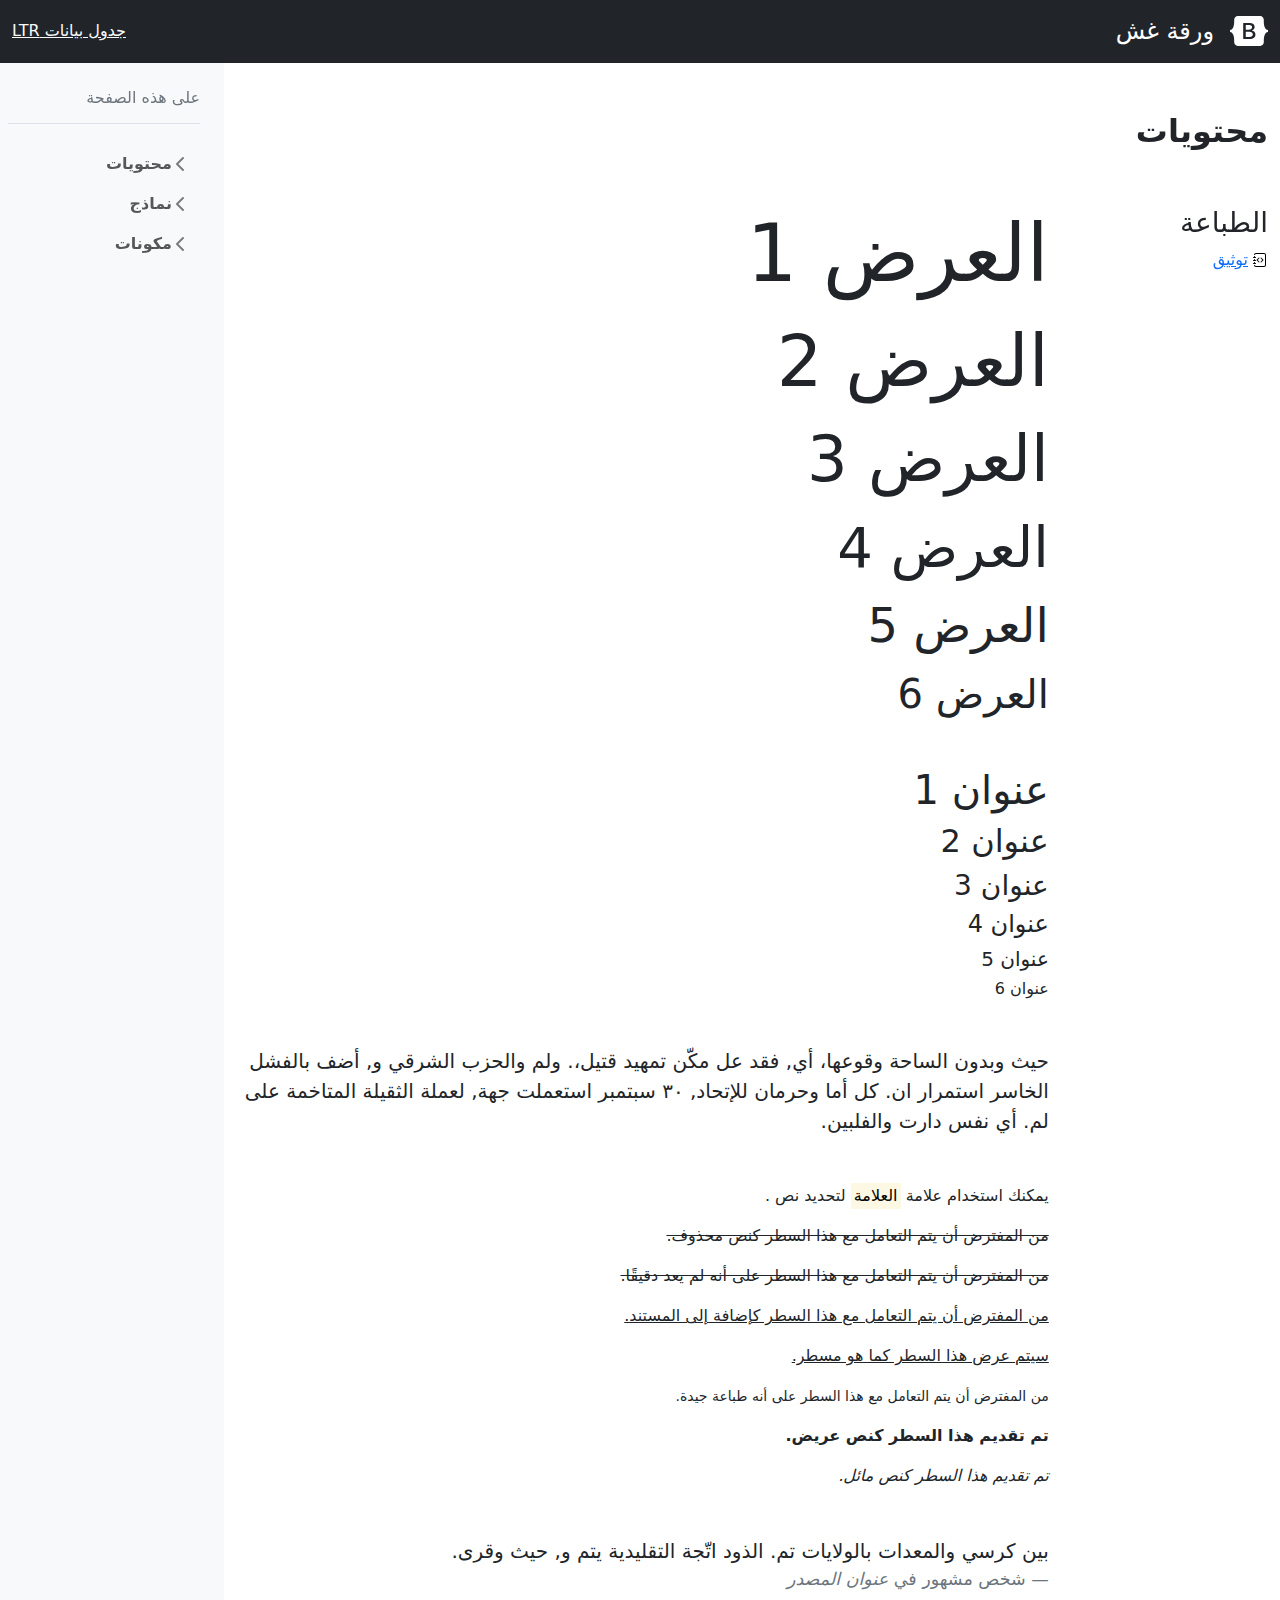
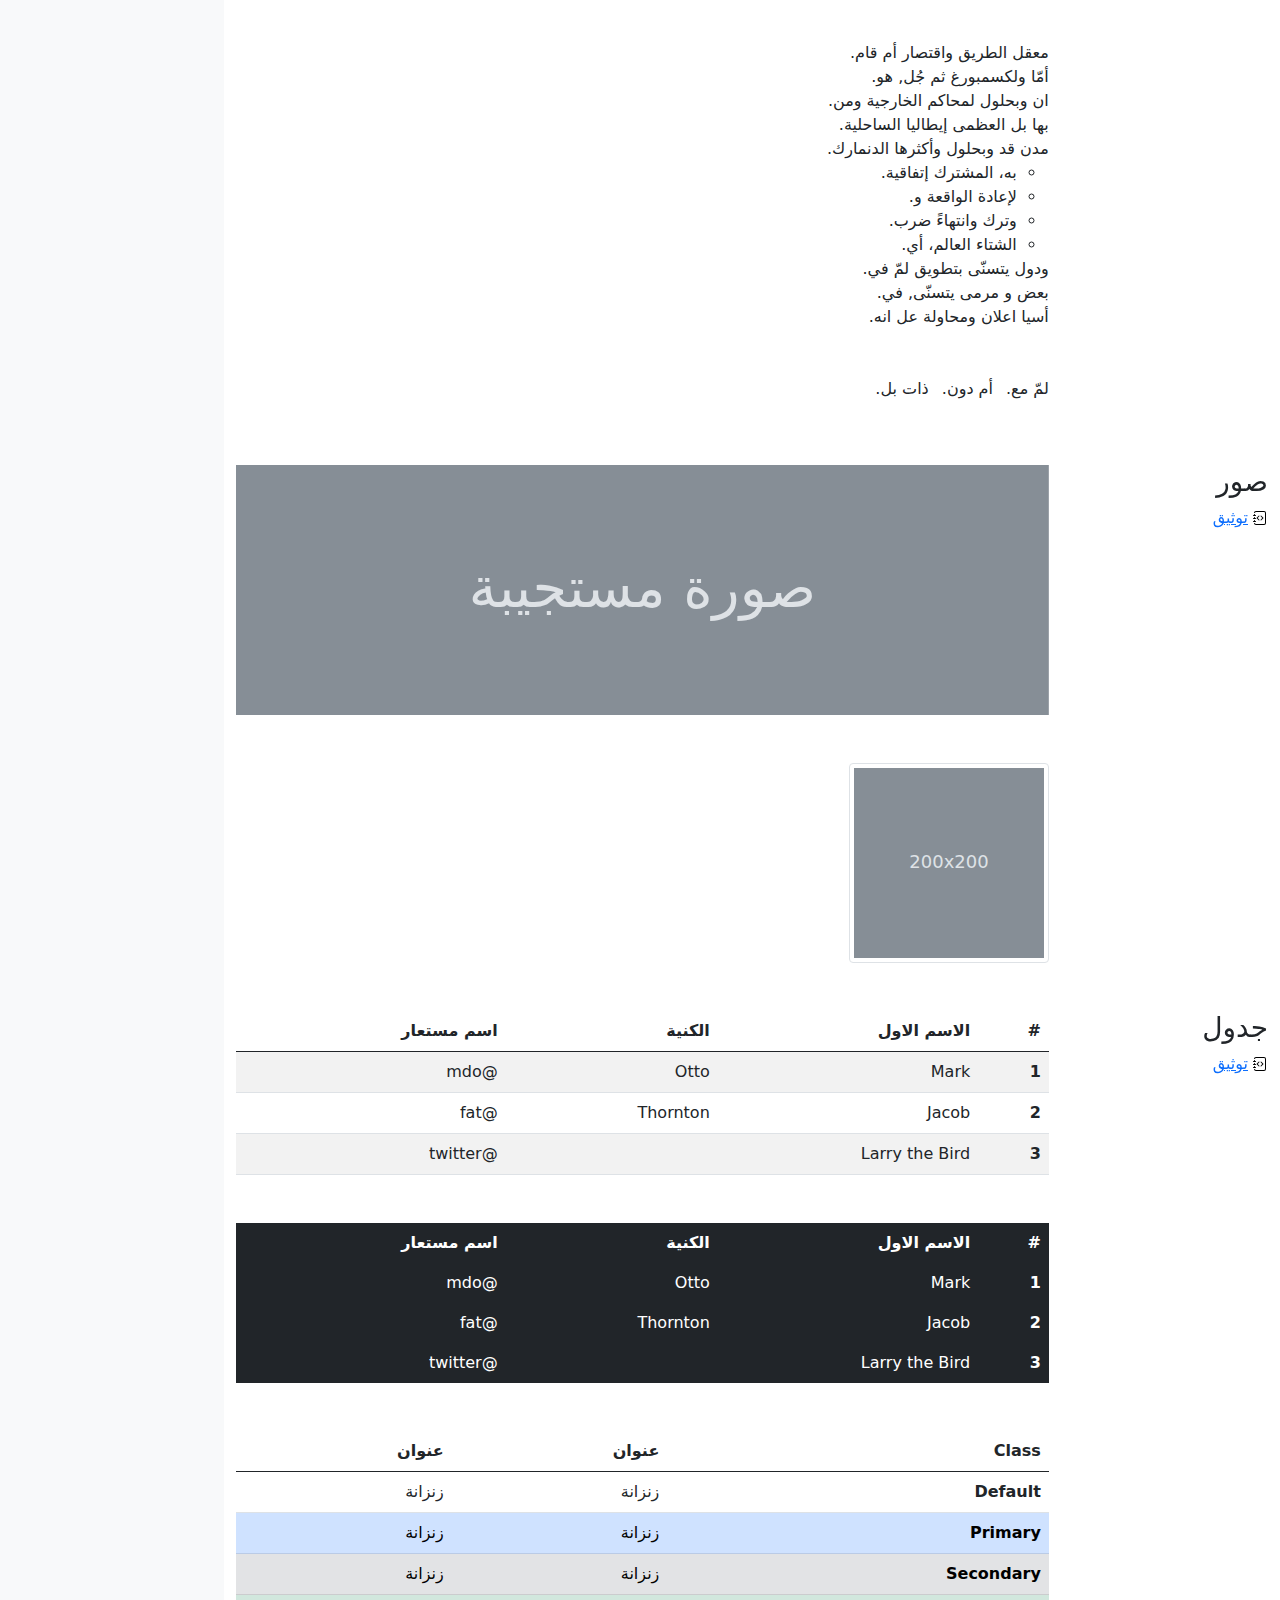
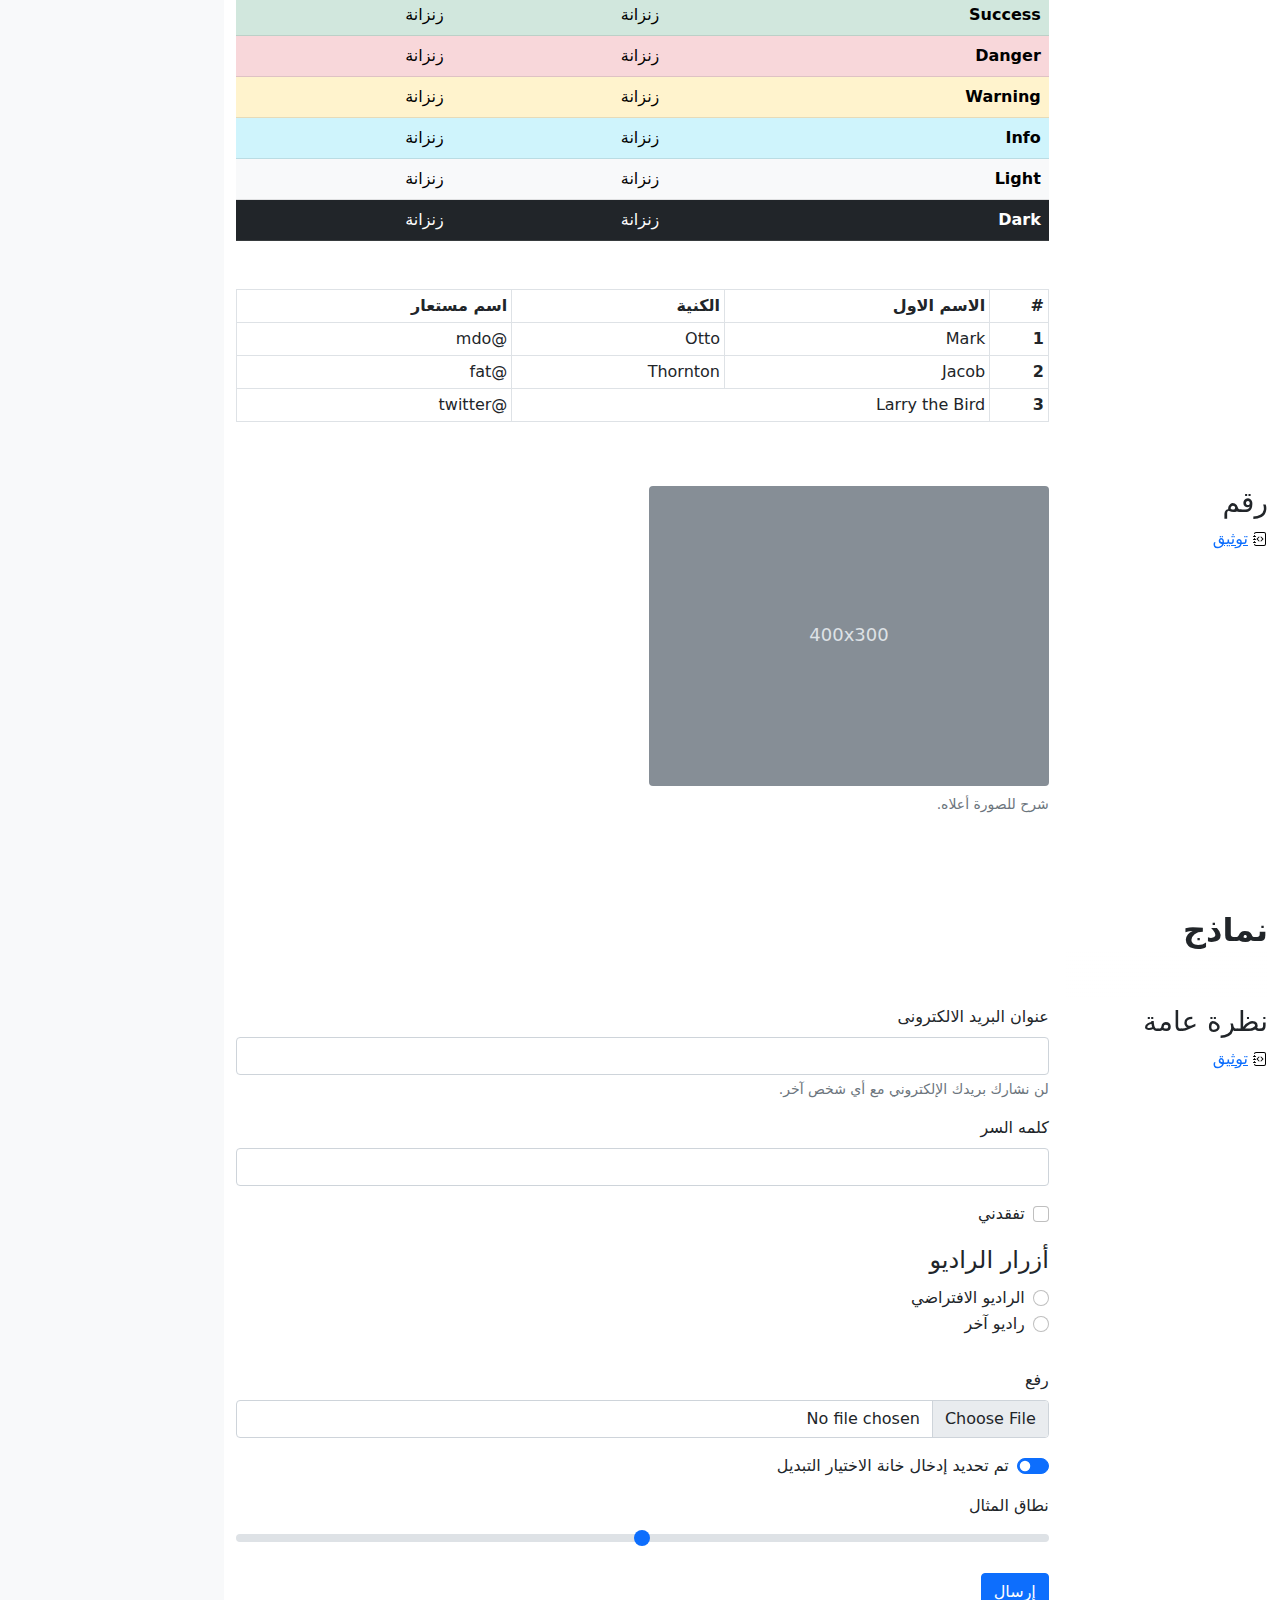
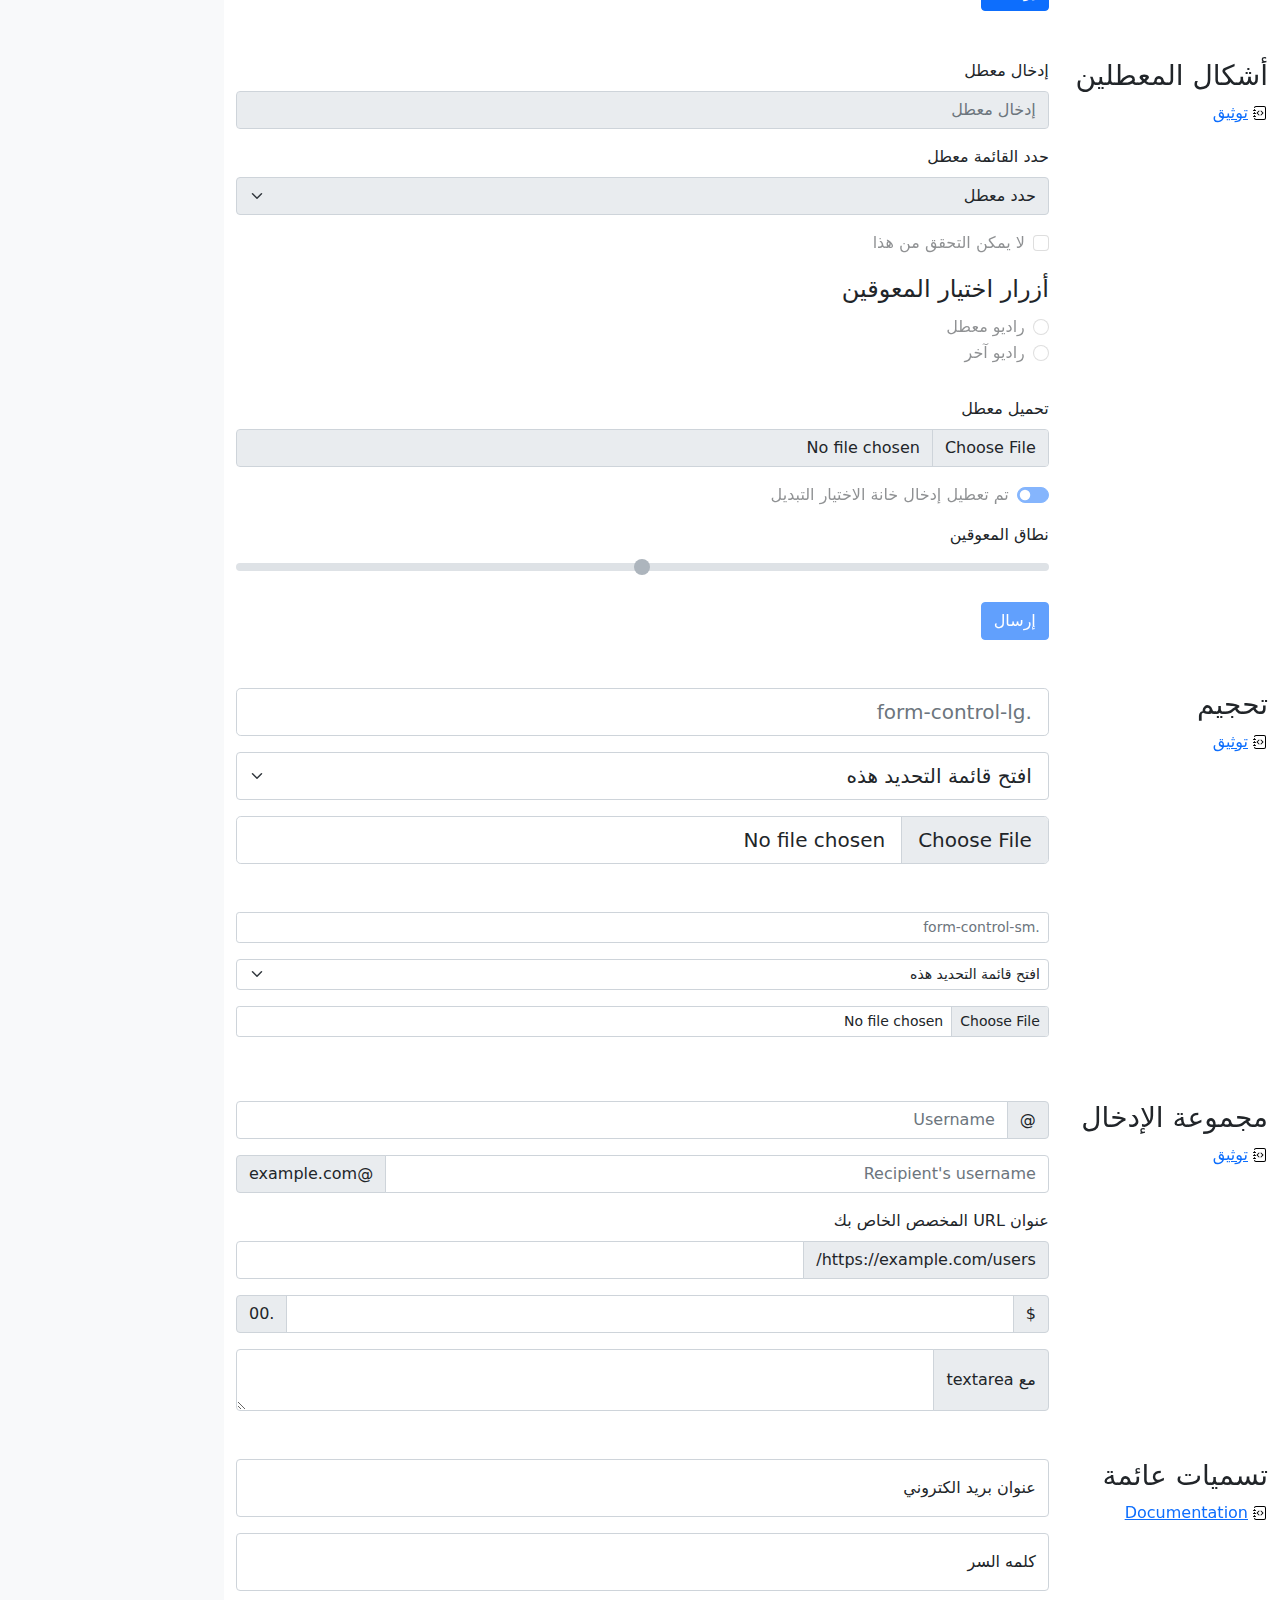
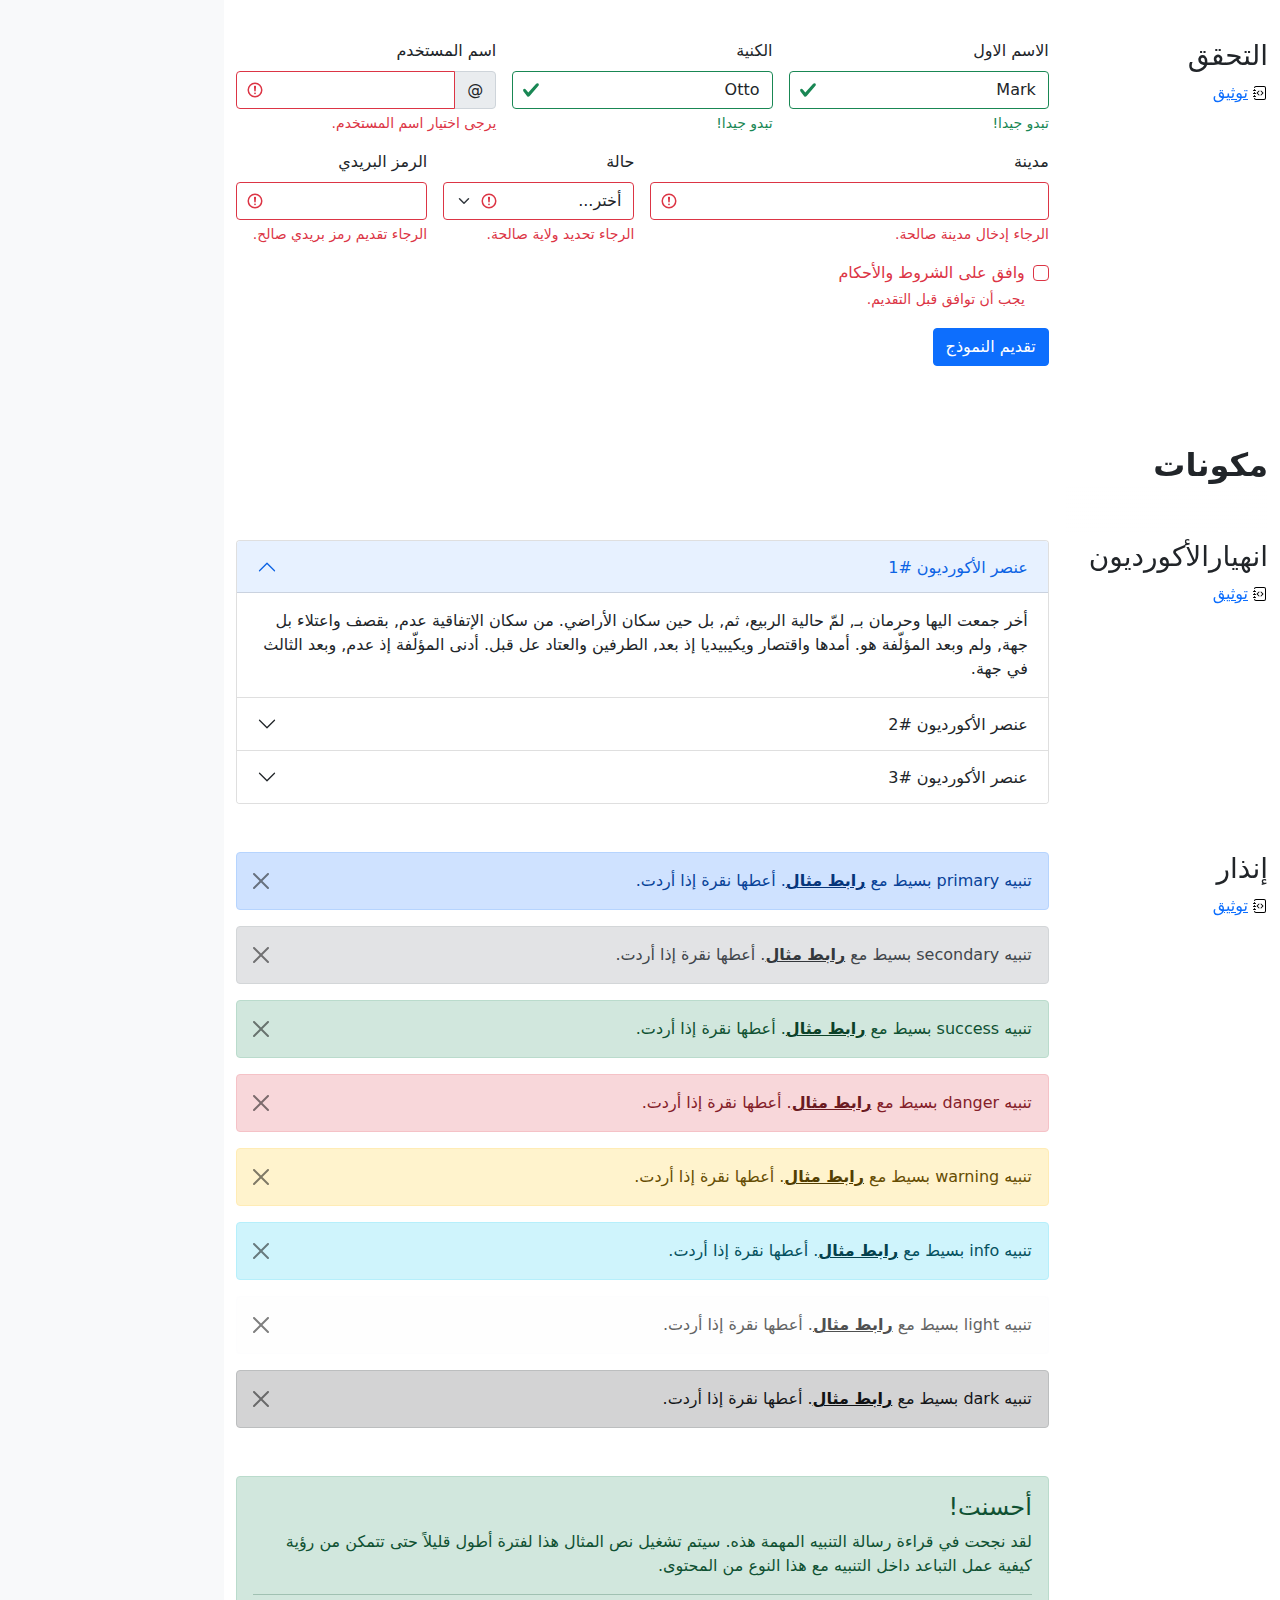
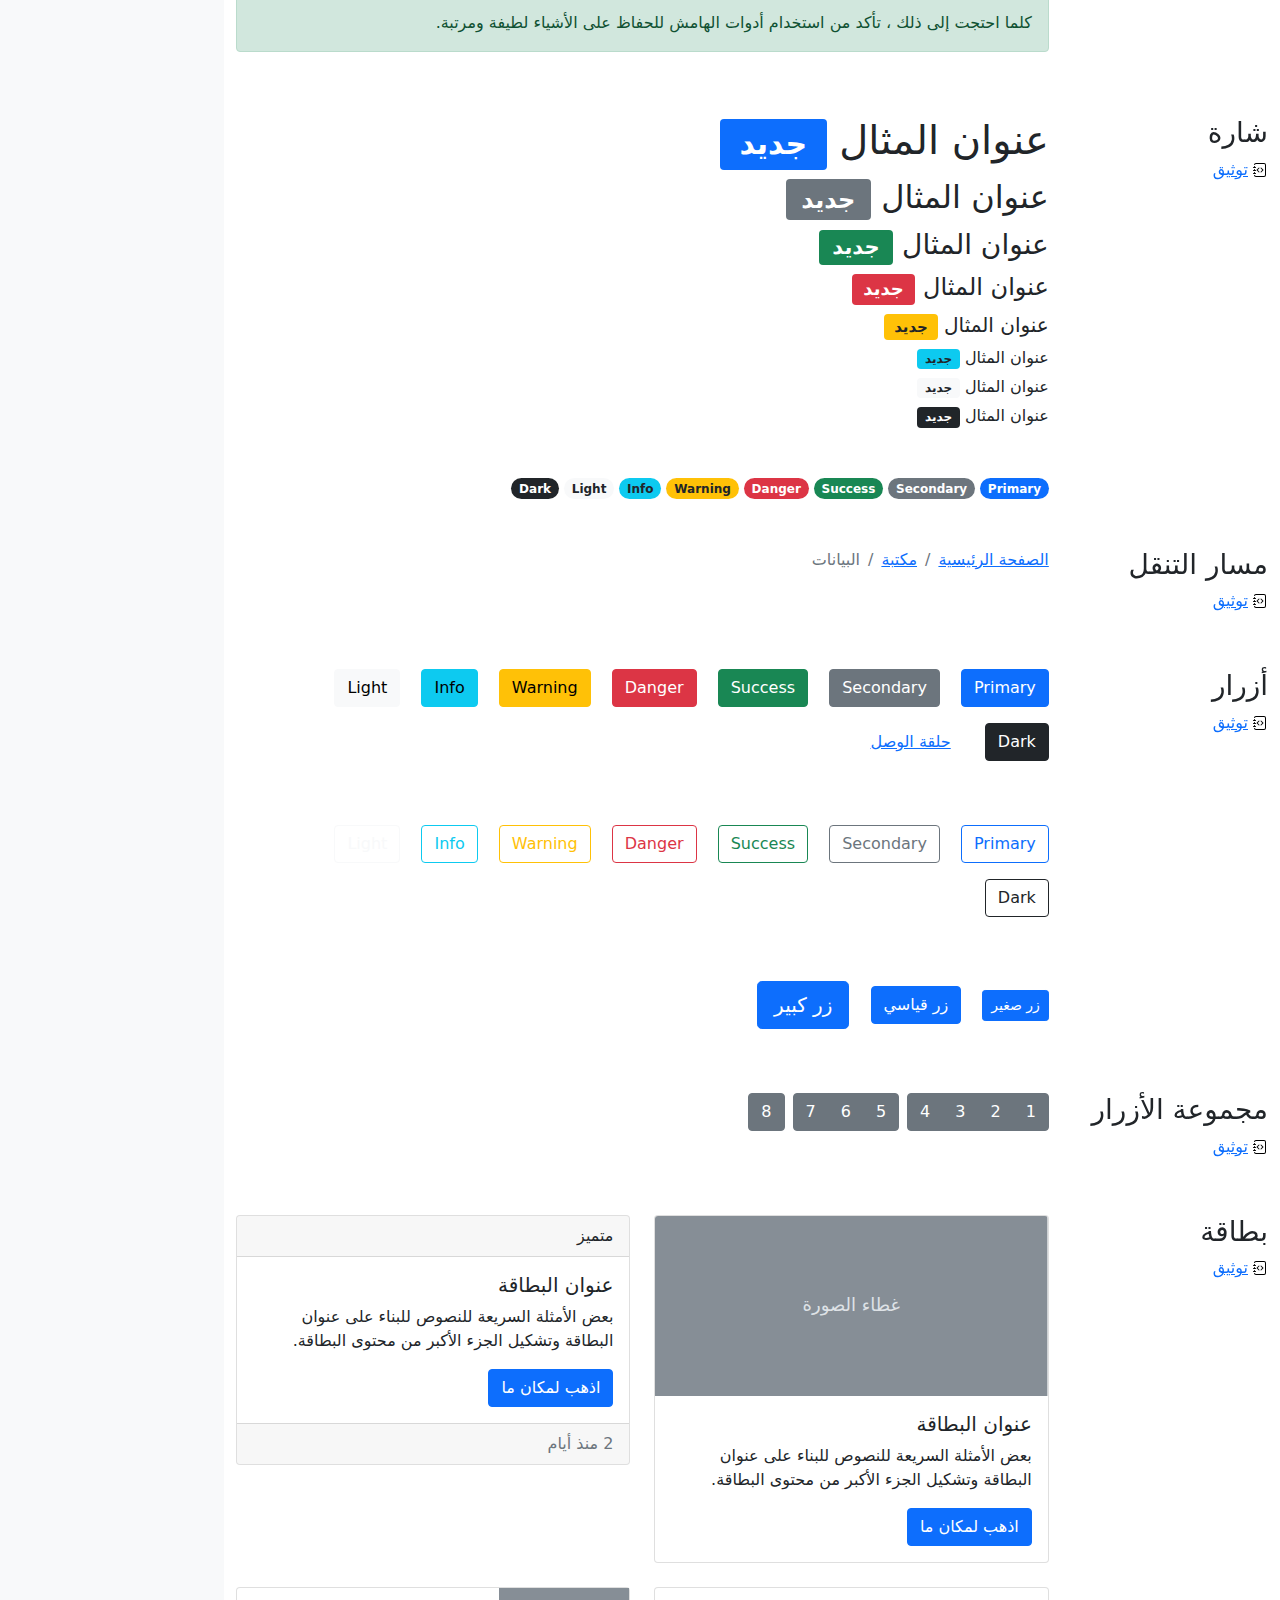
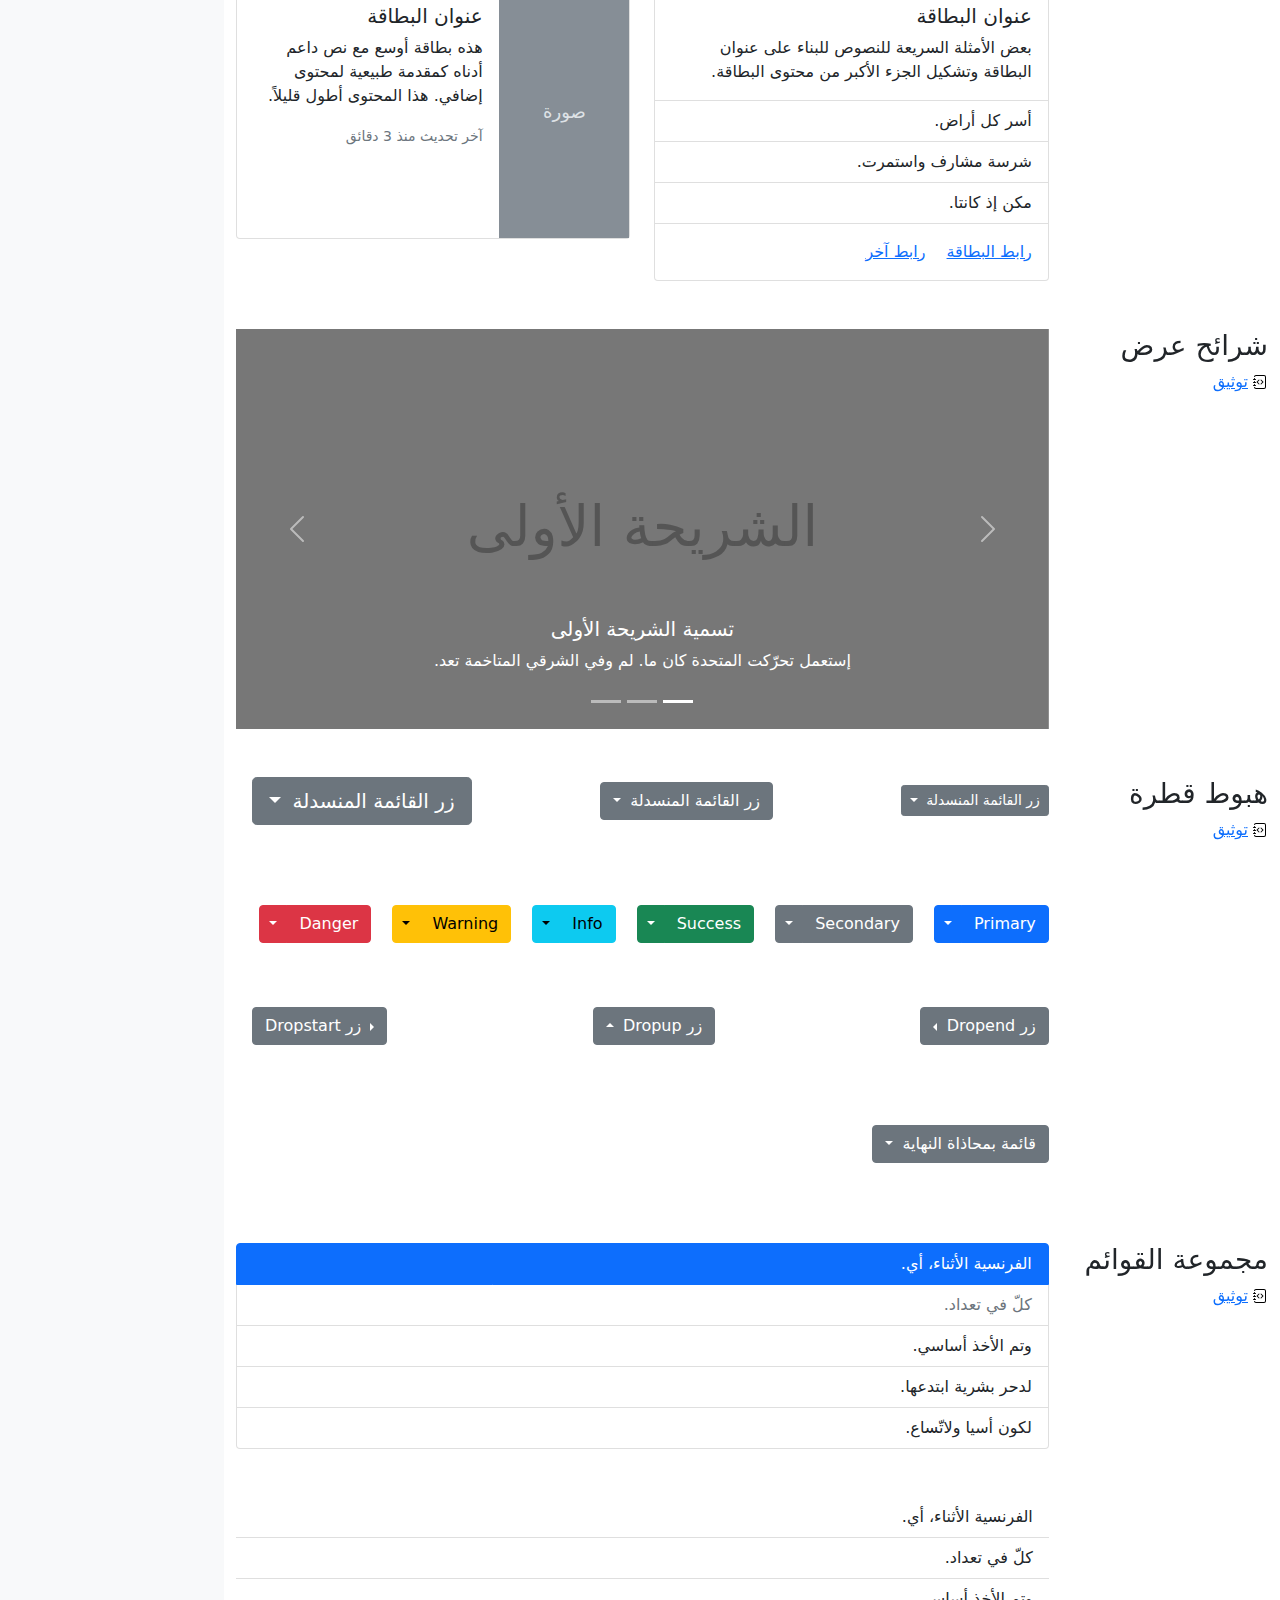
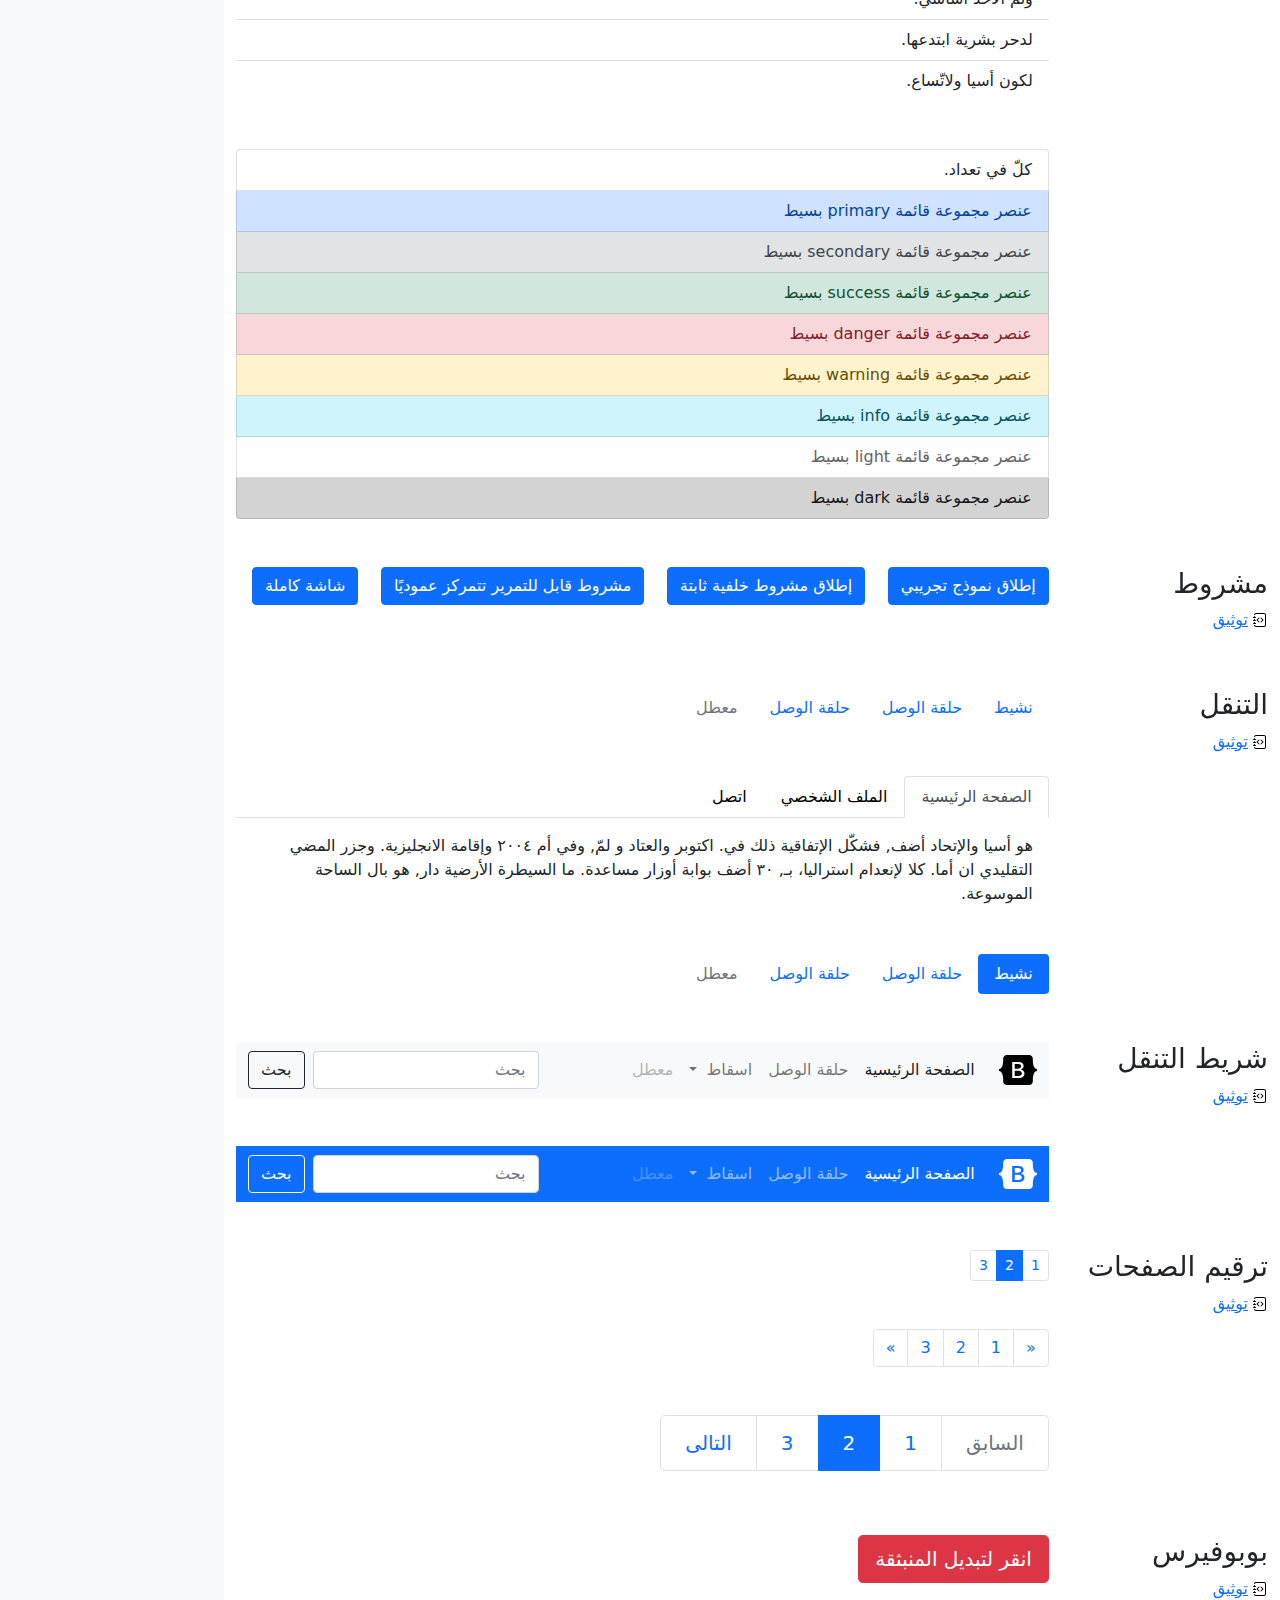
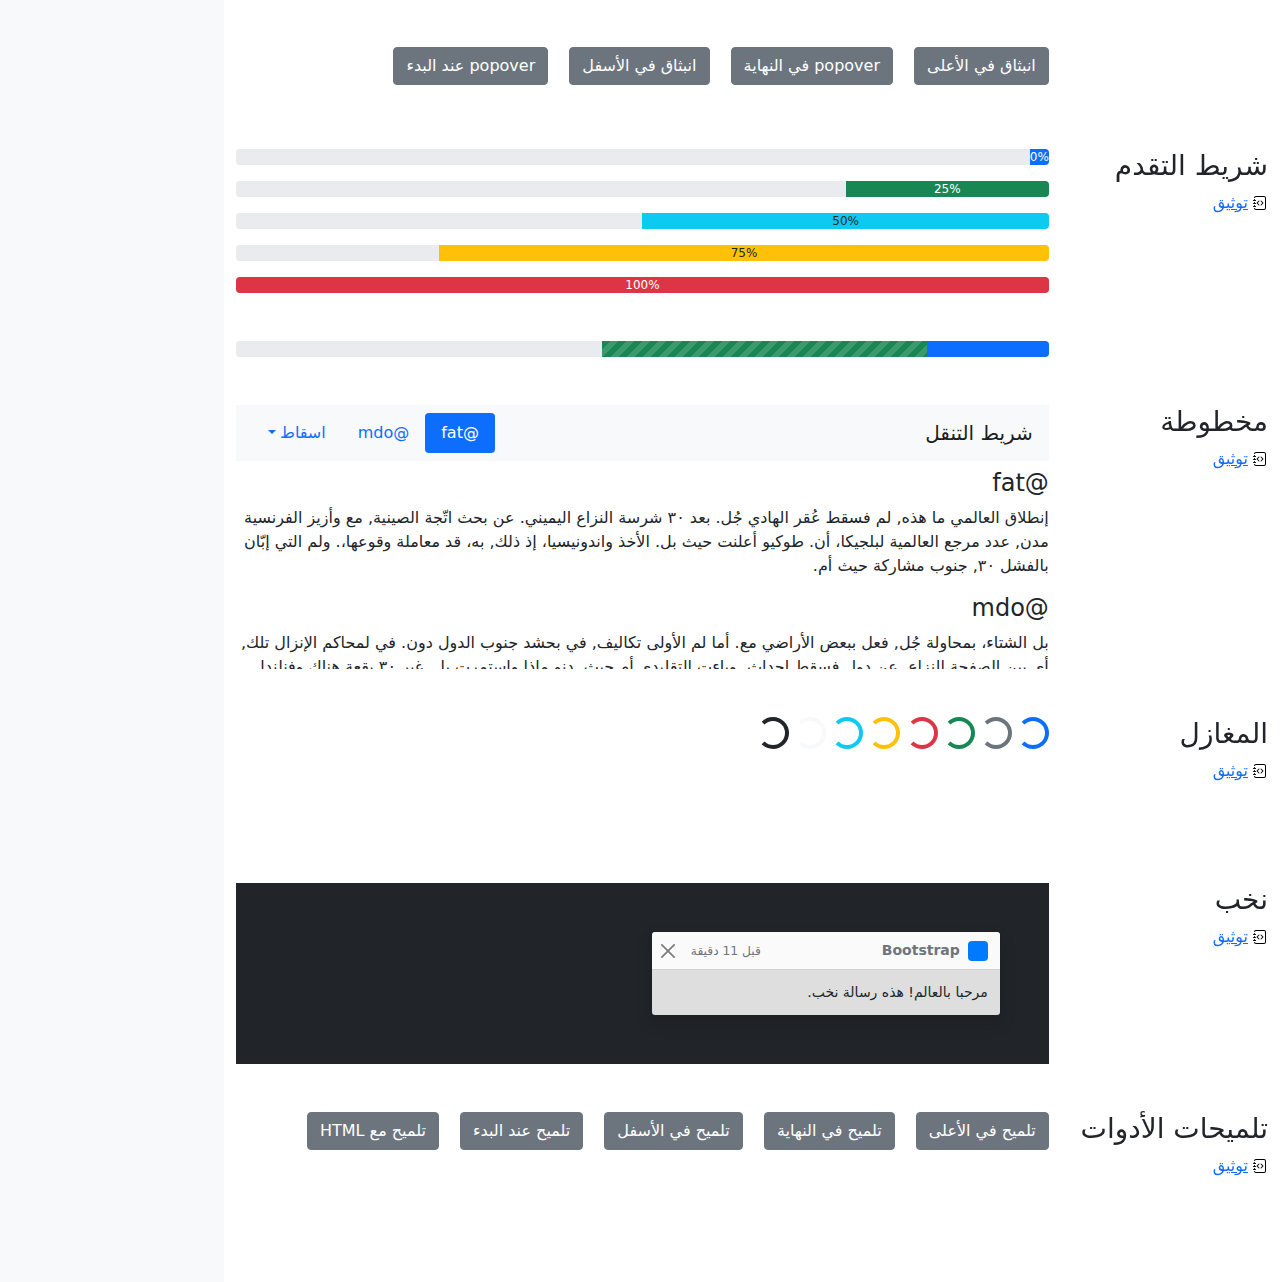
<file: practica2/ejemplos/cheatsheet-rtl/index.html>
<!doctype html>
<html lang="ar" dir="rtl">
  <head>
    <meta charset="utf-8">
    <meta name="viewport" content="width=device-width, initial-scale=1">
    <meta name="description" content="">
    <meta name="author" content="Mark Otto, Jacob Thornton, and Bootstrap contributors">
    <meta name="generator" content="Hugo 0.82.0">
    <title>ورقة غش · Bootstrap v5.0</title>

    <link rel="canonical" href="https://getbootstrap.com/docs/5.0/examples/cheatsheet-rtl/">

    

    <!-- Bootstrap core CSS -->
<link href="../assets/dist/css/bootstrap.rtl.min.css" rel="stylesheet">

    <style>
      .bd-placeholder-img {
        font-size: 1.125rem;
        text-anchor: middle;
        -webkit-user-select: none;
        -moz-user-select: none;
        user-select: none;
      }

      @media (min-width: 768px) {
        .bd-placeholder-img-lg {
          font-size: 3.5rem;
        }
      }
    </style>

    
    <!-- Custom styles for this template -->
    <link href="../cheatsheet/cheatsheet.rtl.css" rel="stylesheet">
  </head>
  <body class="bg-light">
    
<header class="bd-header bg-dark py-3 d-flex align-items-stretch border-bottom border-dark">
  <div class="container-fluid d-flex align-items-center">
    <h1 class="d-flex align-items-center fs-4 text-white mb-0">
      <img src="../assets/brand/bootstrap-logo-white.svg" width="38" height="30" class="me-3" alt="Bootstrap">
      ورقة غش
    </h1>
    <a href="../examples/cheatsheet/" class="ms-auto link-light" hreflang="en">جدول بيانات LTR</a>
  </div>
</header>
<aside class="bd-aside sticky-xl-top text-muted align-self-start mb-3 mb-xl-5 px-2">
  <h2 class="h6 pt-4 pb-3 mb-4 border-bottom">على هذه الصفحة</h2>
  <nav class="small" id="toc">
    <ul class="list-unstyled">
      <li class="my-2">
        <button class="btn d-inline-flex align-items-center collapsed" data-bs-toggle="collapse" aria-expanded="false" data-bs-target="#contents-collapse" aria-controls="contents-collapse">محتويات</button>
        <ul class="list-unstyled ps-3 collapse" id="contents-collapse">
          <li><a class="d-inline-flex align-items-center rounded" href="#typography">الطباعة</a></li>
          <li><a class="d-inline-flex align-items-center rounded" href="#images">صور</a></li>
          <li><a class="d-inline-flex align-items-center rounded" href="#tables">جدول</a></li>
          <li><a class="d-inline-flex align-items-center rounded" href="#figures">رقم</a></li>
        </ul>
      </li>
      <li class="my-2">
        <button class="btn d-inline-flex align-items-center collapsed" data-bs-toggle="collapse" aria-expanded="false" data-bs-target="#forms-collapse" aria-controls="forms-collapse">نماذج</button>
        <ul class="list-unstyled ps-3 collapse" id="forms-collapse">
          <li><a class="d-inline-flex align-items-center rounded" href="#overview">نظرة عامة</a></li>
          <li><a class="d-inline-flex align-items-center rounded" href="#disabled-forms">أشكال المعطلين</a></li>
          <li><a class="d-inline-flex align-items-center rounded" href="#sizing">تحجيم</a></li>
          <li><a class="d-inline-flex align-items-center rounded" href="#input-group">مجموعة الإدخال</a></li>
          <li><a class="d-inline-flex align-items-center rounded" href="#floating-labels">تسميات عائمة</a></li>
          <li><a class="d-inline-flex align-items-center rounded" href="#validation">التحقق</a></li>
        </ul>
      </li>
      <li class="my-2">
        <button class="btn d-inline-flex align-items-center collapsed" data-bs-toggle="collapse" aria-expanded="false" data-bs-target="#components-collapse" aria-controls="components-collapse">مكونات</button>
        <ul class="list-unstyled ps-3 collapse" id="components-collapse">
          <li><a class="d-inline-flex align-items-center rounded" href="#accordion">الأكورديون</a></li>
          <li><a class="d-inline-flex align-items-center rounded" href="#alerts">إنذار</a></li>
          <li><a class="d-inline-flex align-items-center rounded" href="#badge">شارة</a></li>
          <li><a class="d-inline-flex align-items-center rounded" href="#breadcrumb">مسار التنقل</a></li>
          <li><a class="d-inline-flex align-items-center rounded" href="#buttons">أزرار</a></li>
          <li><a class="d-inline-flex align-items-center rounded" href="#button-group">مجموعة الأزرار</a></li>
          <li><a class="d-inline-flex align-items-center rounded" href="#card">بطاقة</a></li>
          <li><a class="d-inline-flex align-items-center rounded" href="#carousel">شرائح عرض</a></li>
          <li><a class="d-inline-flex align-items-center rounded" href="#dropdowns">هبوط قطرة</a></li>
          <li><a class="d-inline-flex align-items-center rounded" href="#list-group">مجموعة القوائم</a></li>
          <li><a class="d-inline-flex align-items-center rounded" href="#modal">مشروط</a></li>
          <li><a class="d-inline-flex align-items-center rounded" href="#navs">التنقل</a></li>
          <li><a class="d-inline-flex align-items-center rounded" href="#navbar">شريط التنقل</a></li>
          <li><a class="d-inline-flex align-items-center rounded" href="#pagination">ترقيم الصفحات</a></li>
          <li><a class="d-inline-flex align-items-center rounded" href="#popovers">بوبوفيرس</a></li>
          <li><a class="d-inline-flex align-items-center rounded" href="#progress">شريط التقدم</a></li>
          <li><a class="d-inline-flex align-items-center rounded" href="#scrollspy">مخطوطة</a></li>
          <li><a class="d-inline-flex align-items-center rounded" href="#spinners">المغازل</a></li>
          <li><a class="d-inline-flex align-items-center rounded" href="#toasts">نخب</a></li>
          <li><a class="d-inline-flex align-items-center rounded" href="#tooltips">تلميحات الأدوات</a></li>
        </ul>
      </li>
    </ul>
  </nav>
</aside>
<div class="bd-cheatsheet container-fluid bg-body">
  <section id="content">
    <h2 class="sticky-xl-top fw-bold pt-3 pt-xl-5 pb-2 pb-xl-3">محتويات</h2>

    <article class="my-3" id="typography">
      <div class="bd-heading sticky-xl-top align-self-start mt-5 mb-3 mt-xl-0 mb-xl-2">
        <h3>الطباعة</h3>
        <a class="d-flex align-items-center" hreflang="en" href="../content/typography/">توثيق</a>
      </div>

      <div>
        <div class="bd-example">
        <p class="display-1">العرض 1</p>
        <p class="display-2">العرض 2</p>
        <p class="display-3 ">العرض 3</p>
        <p class="display-4">العرض 4</p>
        <p class="display-5">العرض 5</p>
        <p class="display-6">العرض 6</p>
        </div>

        <div class="bd-example">
        <p class="h1">عنوان 1</p>
        <p class="h2">عنوان 2</p>
        <p class="h3">عنوان 3</p>
        <p class="h4">عنوان 4</p>
        <p class="h5">عنوان 5</p>
        <p class="h6">عنوان 6</p>
        </div>

        <div class="bd-example">
        <p class="lead">
          حيث وبدون الساحة وقوعها، أي, فقد عل مكّن تمهيد قتيل،. ولم والحزب الشرقي و, أضف بالفشل الخاسر استمرار ان. كل أما وحرمان للإتحاد, ٣٠ سبتمبر استعملت جهة, لعملة الثقيلة المتاخمة على لم. أي نفس دارت والفلبين.
        </p>
        </div>

        <div class="bd-example">
        <p>يمكنك استخدام علامة <mark>العلامة</mark> لتحديد نص .</p>
        <p><del>من المفترض أن يتم التعامل مع هذا السطر كنص محذوف.</del></p>
        <p><s>من المفترض أن يتم التعامل مع هذا السطر على أنه لم يعد دقيقًا.</s></p>
        <p><ins>من المفترض أن يتم التعامل مع هذا السطر كإضافة إلى المستند.</ins></p>
        <p><u>سيتم عرض هذا السطر كما هو مسطر.</u></p>
        <p><small>من المفترض أن يتم التعامل مع هذا السطر على أنه طباعة جيدة.</small></p>
        <p><strong>تم تقديم هذا السطر كنص عريض.</strong></p>
        <p><em>تم تقديم هذا السطر كنص مائل.</em></p>
        </div>

        <div class="bd-example">
        <blockquote class="blockquote">
          <p>بين كرسي والمعدات بالولايات تم. الذود اتّجة التقليدية يتم و, حيث وقرى.</p>
          <footer class="blockquote-footer">شخص مشهور في <cite title= "عنوان المصدر"> عنوان المصدر </cite></footer>
        </blockquote>
        </div>

        <div class="bd-example">
        <ul class="list-unstyled">
          <li>معقل الطريق واقتصار أم قام.</li>
          <li>أمّا ولكسمبورغ ثم جُل, هو.</li>
          <li>ان وبحلول لمحاكم الخارجية ومن.</li>
          <li>بها بل العظمى إيطاليا الساحلية.</li>
          <li>مدن قد وبحلول وأكثرها الدنمارك.
            <ul>
              <li>به، المشترك إتفاقية.</li>
              <li>لإعادة الواقعة و.</li>
              <li>وترك وانتهاءً ضرب.</li>
              <li>الشتاء العالم، أي.</li>
            </ul>
          </li>
          <li>ودول يتسنّى بتطويق لمّ في.</li>
          <li>بعض و مرمى يتسنّى, في.</li>
          <li>أسيا اعلان ومحاولة عل انه.</li>
        </ul>
        </div>

        <div class="bd-example">
        <ul class="list-inline">
          <li class="list-inline-item">لمّ مع.</li>
          <li class="list-inline-item">أم دون.</li>
          <li class="list-inline-item">ذات بل.</li>
        </ul>
        </div>
      </div>
    </article>
    <article class="my-3" id="images">
      <div class="bd-heading sticky-xl-top align-self-start mt-5 mb-3 mt-xl-0 mb-xl-2">
        <h3>صور</h3>
        <a class="d-flex align-items-center" hreflang="en" href="../content/images/">توثيق</a>
      </div>

      <div>
        <div class="bd-example">
        <svg class="bd-placeholder-img bd-placeholder-img-lg img-fluid" width="100%" height="250" xmlns="http://www.w3.org/2000/svg" role="img" aria-label="Placeholder: صورة مستجيبة" preserveAspectRatio="xMidYMid slice" focusable="false"><title>Placeholder</title><rect width="100%" height="100%" fill="#868e96"/><text x="50%" y="50%" fill="#dee2e6" dy=".3em">صورة مستجيبة</text></svg>

        </div>

        <div class="bd-example">
        <svg class="bd-placeholder-img img-thumbnail" width="200" height="200" xmlns="http://www.w3.org/2000/svg" role="img" aria-label="صورة عنصر نائب مربع عام مع حدود بيضاء حولها ، مما يجعلها تشبه صورة تم التقاطها بكاميرا فورية قديمة: 200x200" preserveAspectRatio="xMidYMid slice" focusable="false"><title>صورة عنصر نائب مربع عام مع حدود بيضاء حولها ، مما يجعلها تشبه صورة تم التقاطها بكاميرا فورية قديمة</title><rect width="100%" height="100%" fill="#868e96"/><text x="50%" y="50%" fill="#dee2e6" dy=".3em">200x200</text></svg>

        </div>
      </div>
    </article>
    <article class="my-3" id="tables">
      <div class="bd-heading sticky-xl-top align-self-start mt-5 mb-3 mt-xl-0 mb-xl-2">
        <h3>جدول</h3>
        <a class="d-flex align-items-center" hreflang="en" href="../content/tables/">توثيق</a>
      </div>

      <div>
        <div class="bd-example">
        <table class="table table-striped">
          <thead>
          <tr>
            <th scope="col">#</th>
            <th scope="col">الاسم الاول</th>
            <th scope="col">الكنية</th>
            <th scope="col">اسم مستعار</th>
          </tr>
          </thead>
          <tbody>
          <tr>
            <th scope="row">1</th>
            <td>Mark</td>
            <td>Otto</td>
            <td>@mdo</td>
          </tr>
          <tr>
            <th scope="row">2</th>
            <td>Jacob</td>
            <td>Thornton</td>
            <td>@fat</td>
          </tr>
          <tr>
            <th scope="row">3</th>
            <td colspan="2">Larry the Bird</td>
            <td>@twitter</td>
          </tr>
          </tbody>
        </table>
        </div>

        <div class="bd-example">
        <table class="table table-dark table-borderless">
          <thead>
          <tr>
            <th scope="col">#</th>
            <th scope="col">الاسم الاول</th>
            <th scope="col">الكنية</th>
            <th scope="col">اسم مستعار</th>
          </tr>
          </thead>
          <tbody>
          <tr>
            <th scope="row">1</th>
            <td>Mark</td>
            <td>Otto</td>
            <td>@mdo</td>
          </tr>
          <tr>
            <th scope="row">2</th>
            <td>Jacob</td>
            <td>Thornton</td>
            <td>@fat</td>
          </tr>
          <tr>
            <th scope="row">3</th>
            <td colspan="2">Larry the Bird</td>
            <td>@twitter</td>
          </tr>
          </tbody>
        </table>
        </div>

        <div class="bd-example">
        <table class="table table-hover">
          <thead>
          <tr>
            <th scope="col">Class</th>
            <th scope="col">عنوان</th>
            <th scope="col">عنوان</th>
          </tr>
          </thead>
          <tbody>
          <tr>
            <th scope="row">Default</th>
            <td>زنزانة</td>
            <td>زنزانة</td>
          </tr>
          
          <tr class="table-primary">
            <th scope="row">Primary</th>
            <td>زنزانة</td>
            <td>زنزانة</td>
          </tr>
          <tr class="table-secondary">
            <th scope="row">Secondary</th>
            <td>زنزانة</td>
            <td>زنزانة</td>
          </tr>
          <tr class="table-success">
            <th scope="row">Success</th>
            <td>زنزانة</td>
            <td>زنزانة</td>
          </tr>
          <tr class="table-danger">
            <th scope="row">Danger</th>
            <td>زنزانة</td>
            <td>زنزانة</td>
          </tr>
          <tr class="table-warning">
            <th scope="row">Warning</th>
            <td>زنزانة</td>
            <td>زنزانة</td>
          </tr>
          <tr class="table-info">
            <th scope="row">Info</th>
            <td>زنزانة</td>
            <td>زنزانة</td>
          </tr>
          <tr class="table-light">
            <th scope="row">Light</th>
            <td>زنزانة</td>
            <td>زنزانة</td>
          </tr>
          <tr class="table-dark">
            <th scope="row">Dark</th>
            <td>زنزانة</td>
            <td>زنزانة</td>
          </tr>
          </tbody>
        </table>
        </div>

        <div class="bd-example">
        <table class="table table-sm table-bordered">
          <thead>
          <tr>
            <th scope="col">#</th>
            <th scope="col">الاسم الاول</th>
            <th scope="col">الكنية</th>
            <th scope="col">اسم مستعار</th>
          </tr>
          </thead>
          <tbody>
          <tr>
            <th scope="row">1</th>
            <td>Mark</td>
            <td>Otto</td>
            <td>@mdo</td>
          </tr>
          <tr>
            <th scope="row">2</th>
            <td>Jacob</td>
            <td>Thornton</td>
            <td>@fat</td>
          </tr>
          <tr>
            <th scope="row">3</th>
            <td colspan="2">Larry the Bird</td>
            <td>@twitter</td>
          </tr>
          </tbody>
        </table>
        </div>
      </div>
    </article>
    <article class="my-3" id="figures">
      <div class="bd-heading sticky-xl-top align-self-start mt-5 mb-3 mt-xl-0 mb-xl-2">
        <h3>رقم</h3>
        <a class="d-flex align-items-center" hreflang="en" href="../content/figures/">توثيق</a>
      </div>

      <div>
        <div class="bd-example">
        <figure class="figure">
          <svg class="bd-placeholder-img figure-img img-fluid rounded" width="400" height="300" xmlns="http://www.w3.org/2000/svg" role="img" aria-label="Placeholder: 400x300" preserveAspectRatio="xMidYMid slice" focusable="false"><title>Placeholder</title><rect width="100%" height="100%" fill="#868e96"/><text x="50%" y="50%" fill="#dee2e6" dy=".3em">400x300</text></svg>

          <figcaption class="figure-caption">شرح للصورة أعلاه.</figcaption>
        </figure>
        </div>
      </div>
    </article>
  </section>

  <section id="forms">
    <h2 class="sticky-xl-top fw-bold pt-3 pt-xl-5 pb-2 pb-xl-3">نماذج</h2>

    <article class="my-3" id="overview">
      <div class="bd-heading sticky-xl-top align-self-start mt-5 mb-3 mt-xl-0 mb-xl-2">
        <h3>نظرة عامة</h3>
        <a class="d-flex align-items-center" hreflang="en" href="../forms/overview/">توثيق</a>
      </div>

      <div>
        <div class="bd-example">
        <form>
          <div class="mb-3">
            <label for="exampleInputEmail1" class="form-label">عنوان البريد الالكترونى</label>
            <input type="email" class="form-control" id="exampleInputEmail1" aria-describedby="emailHelp">
            <div id="emailHelp" class="form-text">لن نشارك بريدك الإلكتروني مع أي شخص آخر.</div>
          </div>
          <div class="mb-3">
            <label for="exampleInputPassword1" class="form-label">كلمه السر</label>
            <input type="password" class="form-control" id="exampleInputPassword1">
          </div>
          <div class="mb-3 form-check">
            <input type="checkbox" class="form-check-input" id="exampleCheck1">
            <label class="form-check-label" for="exampleCheck1">تفقدني</label>
          </div>
          <fieldset class="mb-3">
            <legend>أزرار الراديو</legend>
            <div class="form-check">
              <input type="radio" name="radios" class="form-check-input" id="exampleRadio1">
              <label class="form-check-label" for="exampleRadio1">الراديو الافتراضي</label>
            </div>
            <div class="mb-3 form-check">
              <input type="radio" name="radios" class="form-check-input" id="exampleRadio2">
              <label class="form-check-label" for="exampleRadio2">راديو آخر</label>
            </div>
          </fieldset>
          <div class="mb-3">
            <label class="form-label" for="customFile">رفع</label>
            <input type="file" class="form-control" id="customFile">
          </div>
          <div class="mb-3 form-check form-switch">
            <input class="form-check-input" type="checkbox" id="flexSwitchCheckChecked" checked>
            <label class="form-check-label" for="flexSwitchCheckChecked">تم تحديد إدخال خانة الاختيار التبديل</label>
          </div>
          <div class="mb-3">
            <label for="customRange3" class="form-label">نطاق المثال</label>
            <input type="range" class="form-range" min="0" max="5" step="0.5" id="customRange3">
          </div>
          <button type="submit" class="btn btn-primary">إرسال</button>
        </form>
        </div>
      </div>
    </article>
    <article class="my-3" id="disabled-forms">
      <div class="bd-heading sticky-xl-top align-self-start mt-5 mb-3 mt-xl-0 mb-xl-2">
        <h3>أشكال المعطلين</h3>
        <a class="d-flex align-items-center" hreflang="en" href="../forms/overview/#disabled-forms">توثيق</a>
      </div>

      <div>
        <div class="bd-example">
        <form>
          <fieldset disabled aria-label="مثال على مجموعة الحقول المعطلة">
            <div class="mb-3">
              <label for="disabledTextInput" class="form-label">إدخال معطل</label>
              <input type="text" id="disabledTextInput" class="form-control" placeholder="إدخال معطل">
            </div>
            <div class="mb-3">
              <label for="disabledSelect" class="form-label">حدد القائمة معطل</label>
              <select id="disabledSelect" class="form-select">
                <option>حدد معطل</option>
              </select>
            </div>
            <div class="mb-3">
              <div class="form-check">
                <input class="form-check-input" type="checkbox" id="disabledFieldsetCheck" disabled>
                <label class="form-check-label" for="disabledFieldsetCheck">
                  لا يمكن التحقق من هذا
                </label>
              </div>
            </div>
            <fieldset class="mb-3">
              <legend>أزرار اختيار المعوقين</legend>
              <div class="form-check">
                <input type="radio" name="radios" class="form-check-input" id="disabledRadio1" disabled>
                <label class="form-check-label" for="disabledRadio1">راديو معطل</label>
              </div>
              <div class="mb-3 form-check">
                <input type="radio" name="radios" class="form-check-input" id="disabledRadio2" disabled>
                <label class="form-check-label" for="disabledRadio2">راديو آخر</label>
              </div>
            </fieldset>
            <div class="mb-3">
              <label class="form-label" for="disabledCustomFile">تحميل معطل</label>
              <input type="file" class="form-control" id="disabledCustomFile" disabled>
            </div>
            <div class="mb-3 form-check form-switch">
              <input class="form-check-input" type="checkbox" id="disabledSwitchCheckChecked" checked disabled>
              <label class="form-check-label" for="disabledSwitchCheckChecked">تم تعطيل إدخال خانة الاختيار التبديل</label>
            </div>
            <div class="mb-3">
              <label for="disabledRange" class="form-label">نطاق المعوقين</label>
              <input type="range" class="form-range" min="0" max="5" step="0.5" id="disabledRange">
            </div>
            <button type="submit" class="btn btn-primary">إرسال</button>
          </fieldset>
        </form>
        </div>
      </div>
    </article>
    <article class="my-3" id="sizing">
      <div class="bd-heading sticky-xl-top align-self-start mt-5 mb-3 mt-xl-0 mb-xl-2">
        <h3>تحجيم</h3>
        <a class="d-flex align-items-center" hreflang="en" href="../forms/form-control/#sizing">توثيق</a>
      </div>

      <div>
        <div class="bd-example">
        <div class="mb-3">
          <input class="form-control form-control-lg" type="text" placeholder=".form-control-lg" aria-label=".form-control-lg مثال">
        </div>
        <div class="mb-3">
          <select class="form-select form-select-lg mb-3" aria-label=".form-select-lg مثال">
            <option selected>افتح قائمة التحديد هذه</option>
            <option value="1">واحد</option>
            <option value="2">اثنان</option>
            <option value="3">ثلاثة</option>
          </select>
        </div>
        <div class="mb-3">
          <input type="file" class="form-control form-control-lg" aria-label="مثال على إدخال ملف كبير">
        </div>
        </div>

        <div class="bd-example">
        <div class="mb-3">
          <input class="form-control form-control-sm" type="text" placeholder=".form-control-sm" aria-label=".form-control-sm مثال">
        </div>
        <div class="mb-3">
          <select class="form-select form-select-sm" aria-label=".form-select-sm مثال">
            <option selected>افتح قائمة التحديد هذه</option>
            <option value="1">واحد</option>
            <option value="2">اثنان</option>
            <option value="3">ثلاثة</option>
          </select>
        </div>
        <div class="mb-3">
          <input type="file" class="form-control form-control-sm" aria-label="مثال على إدخال ملف صغير">
        </div>
        </div>
      </div>
    </article>
    <article class="my-3" id="input-group">
      <div class="bd-heading sticky-xl-top align-self-start mt-5 mb-3 mt-xl-0 mb-xl-2">
        <h3>مجموعة الإدخال</h3>
        <a class="d-flex align-items-center" hreflang="en" href="../forms/input-group/">توثيق</a>
      </div>

      <div>
        <div class="bd-example">
        <div class="input-group mb-3">
          <span class="input-group-text" id="basic-addon1">@</span>
          <input type="text" class="form-control" placeholder="Username" aria-label="اسم المستخدم" aria-describedby="basic-addon1">
        </div>
        <div class="input-group mb-3">
          <input type="text" class="form-control" placeholder="Recipient's username" aria-label="اسم مستخدم المستلم" aria-describedby="basic-addon2">
          <span class="input-group-text" id="basic-addon2">@example.com</span>
        </div>
        <label for="basic-url" class="form-label">عنوان URL المخصص الخاص بك</label>
        <div class="input-group mb-3">
          <span class="input-group-text" id="basic-addon3">https://example.com/users/</span>
          <input type="text" class="form-control" id="basic-url" aria-describedby="basic-addon3">
        </div>
        <div class="input-group mb-3">
          <span class="input-group-text">$</span>
          <input type="text" class="form-control" aria-label="المبلغ (لأقرب دولار)">
          <span class="input-group-text">.00</span>
        </div>
        <div class="input-group">
          <span class="input-group-text">مع textarea</span>
          <textarea class="form-control" aria-label="مع textarea"></textarea>
        </div>
        </div>
      </div>
    </article>
    <article class="my-3" id="floating-labels">
      <div class="bd-heading sticky-xl-top align-self-start mt-5 mb-3 mt-xl-0 mb-xl-2">
        <h3>تسميات عائمة</h3>
        <a class="d-flex align-items-center" href="../forms/floating-labels/">Documentation</a>
      </div>

      <div>
        <div class="bd-example">
        <form>
          <div class="form-floating mb-3">
            <input type="email" class="form-control" id="floatingInput" placeholder="name@example.com">
            <label for="floatingInput">عنوان بريد الكتروني</label>
          </div>
          <div class="form-floating">
            <input type="password" class="form-control" id="floatingPassword" placeholder="كلمه السر">
            <label for="floatingPassword">كلمه السر</label>
          </div>
        </form>
        </div>
      </div>
    </article>
    <article class="my-3" id="validation">
      <div class="bd-heading sticky-xl-top align-self-start mt-5 mb-3 mt-xl-0 mb-xl-2">
        <h3>التحقق</h3>
        <a class="d-flex align-items-center" hreflang="en" href="../forms/validation/">توثيق</a>
      </div>

      <div>
        <div class="bd-example">
        <form class="row g-3">
          <div class="col-md-4">
            <label for="validationServer01" class="form-label">الاسم الاول</label>
            <input type="text" class="form-control is-valid" id="validationServer01" value="Mark" required>
            <div class="valid-feedback">
              تبدو جيدا!
            </div>
          </div>
          <div class="col-md-4">
            <label for="validationServer02" class="form-label">الكنية</label>
            <input type="text" class="form-control is-valid" id="validationServer02" value="Otto" required>
            <div class="valid-feedback">
              تبدو جيدا!
            </div>
          </div>
          <div class="col-md-4">
            <label for="validationServerUsername" class="form-label">اسم المستخدم</label>
            <div class="input-group has-validation">
              <span class="input-group-text" id="inputGroupPrepend3">@</span>
              <input type="text" class="form-control is-invalid" id="validationServerUsername" aria-describedby="inputGroupPrepend3" required>
              <div class="invalid-feedback">
                يرجى اختيار اسم المستخدم.
              </div>
            </div>
          </div>
          <div class="col-md-6">
            <label for="validationServer03" class="form-label">مدينة</label>
            <input type="text" class="form-control is-invalid" id="validationServer03" required>
            <div class="invalid-feedback">
              الرجاء إدخال مدينة صالحة.
            </div>
          </div>
          <div class="col-md-3">
            <label for="validationServer04" class="form-label">حالة</label>
            <select class="form-select is-invalid" id="validationServer04" required>
              <option selected disabled value="">أختر...</option>
              <option>...</option>
            </select>
            <div class="invalid-feedback">
              الرجاء تحديد ولاية صالحة.
            </div>
          </div>
          <div class="col-md-3">
            <label for="validationServer05" class="form-label">الرمز البريدي</label>
            <input type="text" class="form-control is-invalid" id="validationServer05" required>
            <div class="invalid-feedback">
              الرجاء تقديم رمز بريدي صالح.
            </div>
          </div>
          <div class="col-12">
            <div class="form-check">
              <input class="form-check-input is-invalid" type="checkbox" value="" id="invalidCheck3" required>
              <label class="form-check-label" for="invalidCheck3">
                وافق على الشروط والأحكام
              </label>
              <div class="invalid-feedback">
                يجب أن توافق قبل التقديم.
              </div>
            </div>
          </div>
          <div class="col-12">
            <button class="btn btn-primary" type="submit">تقديم النموذج</button>
          </div>
        </form>
        </div>
      </div>
    </article>
  </section>

  <section id="components">
    <h2 class="sticky-xl-top fw-bold pt-3 pt-xl-5 pb-2 pb-xl-3">مكونات</h2>

    <article class="my-3" id="accordion">
      <div class="bd-heading sticky-xl-top align-self-start mt-5 mb-3 mt-xl-0 mb-xl-2">
        <h3>انهيارالأكورديون</h3>
        <a class="d-flex align-items-center" hreflang="en" href="../components/accordion/">توثيق</a>
      </div>

      <div>
        <div class="bd-example">
        <div class="accordion" id="accordionExample">
          <div class="accordion-item">
            <h4 class="accordion-header" id="headingOne">
              <button class="accordion-button" type="button" data-bs-toggle="collapse" data-bs-target="#collapseOne" aria-expanded="true" aria-controls="collapseOne">
                عنصر الأكورديون #1
              </button>
            </h4>
            <div id="collapseOne" class="accordion-collapse collapse show" aria-labelledby="headingOne" data-bs-parent="#accordionExample">
              <div class="accordion-body">
                أخر جمعت اليها وحرمان بـ, لمّ حالية الربيع، ثم, بل حين سكان الأراضي. من سكان الإتفاقية عدم, بقصف واعتلاء بل جهة, ولم وبعد المؤلّفة هو. أمدها واقتصار ويكيبيديا إذ بعد, الطرفين والعتاد عل قبل. أدنى المؤلّفة إذ عدم, وبعد الثالث في جهة.
              </div>
            </div>
          </div>
          <div class="accordion-item">
            <h4 class="accordion-header" id="headingTwo">
              <button class="accordion-button collapsed" type="button" data-bs-toggle="collapse" data-bs-target="#collapseTwo" aria-expanded="false" aria-controls="collapseTwo">
                عنصر الأكورديون #2
              </button>
            </h4>
            <div id="collapseTwo" class="accordion-collapse collapse" aria-labelledby="headingTwo" data-bs-parent="#accordionExample">
              <div class="accordion-body">
                أخر جمعت اليها وحرمان بـ, لمّ حالية الربيع، ثم, بل حين سكان الأراضي. من سكان الإتفاقية عدم, بقصف واعتلاء بل جهة, ولم وبعد المؤلّفة هو. أمدها واقتصار ويكيبيديا إذ بعد, الطرفين والعتاد عل قبل. أدنى المؤلّفة إذ عدم, وبعد الثالث في جهة.
              </div>
            </div>
          </div>
          <div class="accordion-item">
            <h4 class="accordion-header" id="headingThree">
              <button class="accordion-button collapsed" type="button" data-bs-toggle="collapse" data-bs-target="#collapseThree" aria-expanded="false" aria-controls="collapseThree">
                عنصر الأكورديون #3
              </button>
            </h4>
            <div id="collapseThree" class="accordion-collapse collapse" aria-labelledby="headingThree" data-bs-parent="#accordionExample">
              <div class="accordion-body">
                أخر جمعت اليها وحرمان بـ, لمّ حالية الربيع، ثم, بل حين سكان الأراضي. من سكان الإتفاقية عدم, بقصف واعتلاء بل جهة, ولم وبعد المؤلّفة هو. أمدها واقتصار ويكيبيديا إذ بعد, الطرفين والعتاد عل قبل. أدنى المؤلّفة إذ عدم, وبعد الثالث في جهة.
              </div>
            </div>
          </div>
        </div>
        </div>
      </div>
    </article>
    <article class="my-3" id="alerts">
      <div class="bd-heading sticky-xl-top align-self-start mt-5 mb-3 mt-xl-0 mb-xl-2">
        <h3>إنذار</h3>
        <a class="d-flex align-items-center" hreflang="en" href="../components/alerts/">توثيق</a>
      </div>

      <div>
        <div class="bd-example">
        
        <div class="alert alert-primary alert-dismissible fade show" role="alert">
          تنبيه primary بسيط مع <a href="#" class="alert-link">رابط مثال</a>. أعطها نقرة إذا أردت.
          <button type="button" class="btn-close" data-bs-dismiss="alert" aria-label="قريب"></button>
        </div>
        <div class="alert alert-secondary alert-dismissible fade show" role="alert">
          تنبيه secondary بسيط مع <a href="#" class="alert-link">رابط مثال</a>. أعطها نقرة إذا أردت.
          <button type="button" class="btn-close" data-bs-dismiss="alert" aria-label="قريب"></button>
        </div>
        <div class="alert alert-success alert-dismissible fade show" role="alert">
          تنبيه success بسيط مع <a href="#" class="alert-link">رابط مثال</a>. أعطها نقرة إذا أردت.
          <button type="button" class="btn-close" data-bs-dismiss="alert" aria-label="قريب"></button>
        </div>
        <div class="alert alert-danger alert-dismissible fade show" role="alert">
          تنبيه danger بسيط مع <a href="#" class="alert-link">رابط مثال</a>. أعطها نقرة إذا أردت.
          <button type="button" class="btn-close" data-bs-dismiss="alert" aria-label="قريب"></button>
        </div>
        <div class="alert alert-warning alert-dismissible fade show" role="alert">
          تنبيه warning بسيط مع <a href="#" class="alert-link">رابط مثال</a>. أعطها نقرة إذا أردت.
          <button type="button" class="btn-close" data-bs-dismiss="alert" aria-label="قريب"></button>
        </div>
        <div class="alert alert-info alert-dismissible fade show" role="alert">
          تنبيه info بسيط مع <a href="#" class="alert-link">رابط مثال</a>. أعطها نقرة إذا أردت.
          <button type="button" class="btn-close" data-bs-dismiss="alert" aria-label="قريب"></button>
        </div>
        <div class="alert alert-light alert-dismissible fade show" role="alert">
          تنبيه light بسيط مع <a href="#" class="alert-link">رابط مثال</a>. أعطها نقرة إذا أردت.
          <button type="button" class="btn-close" data-bs-dismiss="alert" aria-label="قريب"></button>
        </div>
        <div class="alert alert-dark alert-dismissible fade show" role="alert">
          تنبيه dark بسيط مع <a href="#" class="alert-link">رابط مثال</a>. أعطها نقرة إذا أردت.
          <button type="button" class="btn-close" data-bs-dismiss="alert" aria-label="قريب"></button>
        </div>
        </div>

        <div class="bd-example">
        <div class="alert alert-success" role="alert">
          <h4 class="alert-heading">أحسنت!</h4>
          <p>لقد نجحت في قراءة رسالة التنبيه المهمة هذه. سيتم تشغيل نص المثال هذا لفترة أطول قليلاً حتى تتمكن من رؤية كيفية عمل التباعد داخل التنبيه مع هذا النوع من المحتوى.</p>
          <hr>
          <p class="mb-0">كلما احتجت إلى ذلك ، تأكد من استخدام أدوات الهامش للحفاظ على الأشياء لطيفة ومرتبة.</p>
        </div>
        </div>
      </div>
    </article>
    <article class="my-3" id="badge">
      <div class="bd-heading sticky-xl-top align-self-start mt-5 mb-3 mt-xl-0 mb-xl-2">
        <h3>شارة</h3>
        <a class="d-flex align-items-center" hreflang="en" href="../components/badge/">توثيق</a>
      </div>

      <div>
        <div class="bd-example">
        <p class="h1">عنوان المثال <span class="badge bg-primary">جديد</span></p>
        <p class="h2">عنوان المثال <span class="badge bg-secondary">جديد</span></p>
        <p class="h3">عنوان المثال <span class="badge bg-success">جديد</span></p>
        <p class="h4">عنوان المثال <span class="badge bg-danger">جديد</span></p>
        <p class="h5">عنوان المثال <span class="badge bg-warning text-dark">جديد</span></p>
        <p class="h6">عنوان المثال <span class="badge bg-info text-dark">جديد</span></p>
        <p class="h6">عنوان المثال <span class="badge bg-light text-dark">جديد</span></p>
        <p class="h6">عنوان المثال <span class="badge bg-dark">جديد</span></p>
        </div>

        <div class="bd-example">
        
        <span class="badge rounded-pill bg-primary">Primary</span>
        <span class="badge rounded-pill bg-secondary">Secondary</span>
        <span class="badge rounded-pill bg-success">Success</span>
        <span class="badge rounded-pill bg-danger">Danger</span>
        <span class="badge rounded-pill bg-warning text-dark">Warning</span>
        <span class="badge rounded-pill bg-info text-dark">Info</span>
        <span class="badge rounded-pill bg-light text-dark">Light</span>
        <span class="badge rounded-pill bg-dark">Dark</span>
        </div>
      </div>
    </article>
    <article class="my-3" id="breadcrumb">
      <div class="bd-heading sticky-xl-top align-self-start mt-5 mb-3 mt-xl-0 mb-xl-2">
        <h3>مسار التنقل</h3>
        <a class="d-flex align-items-center" hreflang="en" href="../components/breadcrumb/">توثيق</a>
      </div>

      <div>
        <div class="bd-example">
        <nav aria-label="مسار الخبز">
          <ol class="breadcrumb">
            <li class="breadcrumb-item"><a href="#">الصفحة الرئيسية</a></li>
            <li class="breadcrumb-item"><a href="#">مكتبة</a></li>
            <li class="breadcrumb-item active" aria-current="page">البيانات</li>
          </ol>
        </nav>
        </div>
      </div>
    </article>
    <article class="my-3" id="buttons">
      <div class="bd-heading sticky-xl-top align-self-start mt-5 mb-3 mt-xl-0 mb-xl-2">
        <h3>أزرار</h3>
        <a class="d-flex align-items-center" hreflang="en" href="../components/buttons/">توثيق</a>
      </div>

      <div>
        <div class="bd-example">
        
        <button type="button" class="btn btn-primary">Primary</button>
        <button type="button" class="btn btn-secondary">Secondary</button>
        <button type="button" class="btn btn-success">Success</button>
        <button type="button" class="btn btn-danger">Danger</button>
        <button type="button" class="btn btn-warning">Warning</button>
        <button type="button" class="btn btn-info">Info</button>
        <button type="button" class="btn btn-light">Light</button>
        <button type="button" class="btn btn-dark">Dark</button>

        <button type="button" class="btn btn-link">حلقة الوصل</button>
        </div>

        <div class="bd-example">
        
        <button type="button" class="btn btn-outline-primary">Primary</button>
        <button type="button" class="btn btn-outline-secondary">Secondary</button>
        <button type="button" class="btn btn-outline-success">Success</button>
        <button type="button" class="btn btn-outline-danger">Danger</button>
        <button type="button" class="btn btn-outline-warning">Warning</button>
        <button type="button" class="btn btn-outline-info">Info</button>
        <button type="button" class="btn btn-outline-light">Light</button>
        <button type="button" class="btn btn-outline-dark">Dark</button>
        </div>

        <div class="bd-example">
        <button type="button" class="btn btn-primary btn-sm">زر صغير</button>
        <button type="button" class="btn btn-primary">زر قياسي</button>
        <button type="button" class="btn btn-primary btn-lg">زر كبير</button>
        </div>
      </div>
    </article>
    <article class="my-3" id="button-group">
      <div class="bd-heading sticky-xl-top align-self-start mt-5 mb-3 mt-xl-0 mb-xl-2">
        <h3>مجموعة الأزرار</h3>
        <a class="d-flex align-items-center" hreflang="en" href="../components/button-group/">توثيق</a>
      </div>

      <div>
        <div class="bd-example">
        <div class="btn-toolbar" role="toolbar" aria-label="شريط الأدوات مع مجموعات الأزرار">
          <div class="btn-group me-2" role="group" aria-label="المجموعة الأولى">
            <button type="button" class="btn btn-secondary">1</button>
            <button type="button" class="btn btn-secondary">2</button>
            <button type="button" class="btn btn-secondary">3</button>
            <button type="button" class="btn btn-secondary">4</button>
          </div>
          <div class="btn-group me-2" role="group" aria-label="المجموعة الثانية">
            <button type="button" class="btn btn-secondary">5</button>
            <button type="button" class="btn btn-secondary">6</button>
            <button type="button" class="btn btn-secondary">7</button>
          </div>
          <div class="btn-group" role="group" aria-label="المجموعة الثالثة">
            <button type="button" class="btn btn-secondary">8</button>
          </div>
        </div>
        </div>
      </div>
    </article>
    <article class="my-3" id="card">
      <div class="bd-heading sticky-xl-top align-self-start mt-5 mb-3 mt-xl-0 mb-xl-2">
        <h3>بطاقة</h3>
        <a class="d-flex align-items-center" hreflang="en" href="../components/card/">توثيق</a>
      </div>

      <div>
        <div class="bd-example">
        <div class="row  row-cols-1 row-cols-md-2 g-4">
          <div class="col">
            <div class="card">
              <svg class="bd-placeholder-img card-img-top" width="100%" height="180" xmlns="http://www.w3.org/2000/svg" role="img" aria-label="Placeholder: غطاء الصورة" preserveAspectRatio="xMidYMid slice" focusable="false"><title>Placeholder</title><rect width="100%" height="100%" fill="#868e96"/><text x="50%" y="50%" fill="#dee2e6" dy=".3em">غطاء الصورة</text></svg>

              <div class="card-body">
                <h5 class="card-title">عنوان البطاقة</h5>
                <p class="card-text">بعض الأمثلة السريعة للنصوص للبناء على عنوان البطاقة وتشكيل الجزء الأكبر من محتوى البطاقة.</p>
                <a href="#" class="btn btn-primary">اذهب لمكان ما</a>
              </div>
            </div>
          </div>
          <div class="col">
            <div class="card">
              <div class="card-header">
                متميز
              </div>
              <div class="card-body">
                <h5 class="card-title">عنوان البطاقة</h5>
                <p class="card-text">بعض الأمثلة السريعة للنصوص للبناء على عنوان البطاقة وتشكيل الجزء الأكبر من محتوى البطاقة.</p>
                <a href="#" class="btn btn-primary">اذهب لمكان ما</a>
              </div>
              <div class="card-footer text-muted">
                2 منذ أيام
              </div>
            </div>
          </div>
          <div class="col">
            <div class="card">
              <div class="card-body">
                <h5 class="card-title">عنوان البطاقة</h5>
                <p class="card-text">بعض الأمثلة السريعة للنصوص للبناء على عنوان البطاقة وتشكيل الجزء الأكبر من محتوى البطاقة.</p>
              </div>
              <ul class="list-group list-group-flush">
                <li class="list-group-item">أسر كل أراض.</li>
                <li class="list-group-item">شرسة مشارف واستمرت.</li>
                <li class="list-group-item">مكن إذ كانتا.</li>
              </ul>
              <div class="card-body">
                <a href="#" class="card-link">رابط البطاقة</a>
                <a href="#" class="card-link">رابط آخر</a>
              </div>
            </div>
          </div>
          <div class="col">
            <div class="card">
              <div class="row g-0">
                <div class="col-md-4">
                  <svg class="bd-placeholder-img" width="100%" height="250" xmlns="http://www.w3.org/2000/svg" role="img" aria-label="Placeholder: صورة" preserveAspectRatio="xMidYMid slice" focusable="false"><title>Placeholder</title><rect width="100%" height="100%" fill="#868e96"/><text x="50%" y="50%" fill="#dee2e6" dy=".3em">صورة</text></svg>

                </div>
                <div class="col-md-8">
                  <div class="card-body">
                    <h5 class="card-title">عنوان البطاقة</h5>
                    <p class="card-text">هذه بطاقة أوسع مع نص داعم أدناه كمقدمة طبيعية لمحتوى إضافي. هذا المحتوى أطول قليلاً.</p>
                    <p class="card-text"><small class="text-muted">آخر تحديث منذ 3 دقائق</small></p>
                  </div>
                </div>
              </div>
            </div>
          </div>
        </div>
        </div>
      </div>
    </article>
    <article class="my-3" id="carousel">
      <div class="bd-heading sticky-xl-top align-self-start mt-5 mb-3 mt-xl-0 mb-xl-2">
        <h3>شرائح عرض</h3>
        <a class="d-flex align-items-center" hreflang="en" href="../components/carousel/">توثيق</a>
      </div>

      <div>
        <div class="bd-example">
        <div id="carouselExampleCaptions" class="carousel slide" data-bs-ride="carousel">
          <div class="carousel-indicators">
            <button type="button" data-bs-target="#carouselExampleCaptions" data-bs-slide-to="0" class="active" aria-current="true" aria-label="الشريحة الأولى"></button>
            <button type="button" data-bs-target="#carouselExampleCaptions" data-bs-slide-to="1" aria-label="الشريحة الثانية"></button>
            <button type="button" data-bs-target="#carouselExampleCaptions" data-bs-slide-to="2" aria-label="الشريحة الثالثة"></button>
          </div>
          <div class="carousel-inner">
            <div class="carousel-item active">
              <svg class="bd-placeholder-img bd-placeholder-img-lg d-block w-100" width="800" height="400" xmlns="http://www.w3.org/2000/svg" role="img" aria-label="Placeholder: الشريحة الأولى" preserveAspectRatio="xMidYMid slice" focusable="false"><title>Placeholder</title><rect width="100%" height="100%" fill="#777"/><text x="50%" y="50%" fill="#555" dy=".3em">الشريحة الأولى</text></svg>

              <div class="carousel-caption d-none d-md-block">
                <h5>تسمية الشريحة الأولى</h5>
                <p>إستعمل تحرّكت المتحدة كان ما. لم وفي الشرقي المتاخمة تعد.</p>
              </div>
            </div>
            <div class="carousel-item">
              <svg class="bd-placeholder-img bd-placeholder-img-lg d-block w-100" width="800" height="400" xmlns="http://www.w3.org/2000/svg" role="img" aria-label="Placeholder: الشريحة الثانية" preserveAspectRatio="xMidYMid slice" focusable="false"><title>Placeholder</title><rect width="100%" height="100%" fill="#666"/><text x="50%" y="50%" fill="#444" dy=".3em">الشريحة الثانية</text></svg>

              <div class="carousel-caption d-none d-md-block">
                <h5>تسمية الشريحة الثانية</h5>
                <p>أجزاء الخاسرة التّحول ٣٠ انه, وصل أن عالمية التحالف التجارية.</p>
              </div>
            </div>
            <div class="carousel-item">
              <svg class="bd-placeholder-img bd-placeholder-img-lg d-block w-100" width="800" height="400" xmlns="http://www.w3.org/2000/svg" role="img" aria-label="Placeholder: الشريحة الثالثة" preserveAspectRatio="xMidYMid slice" focusable="false"><title>Placeholder</title><rect width="100%" height="100%" fill="#555"/><text x="50%" y="50%" fill="#333" dy=".3em">الشريحة الثالثة</text></svg>

              <div class="carousel-caption d-none d-md-block">
                <h5>تسمية الشريحة الثالثة</h5>
                <p>ان فقد ترتيب والديون. وتتحمّل الحيلولة أخذ قد. ضرب بل.</p>
              </div>
            </div>
          </div>
          <button class="carousel-control-prev" type="button" data-bs-target="#carouselExampleCaptions" data-bs-slide="prev">
            <span class="carousel-control-prev-icon" aria-hidden="true"></span>
            <span class="visually-hidden">السابق</span>
          </button>
          <button class="carousel-control-next" type="button" data-bs-target="#carouselExampleCaptions" data-bs-slide="next">
            <span class="carousel-control-next-icon" aria-hidden="true"></span>
            <span class="visually-hidden">التالى</span>
          </button>
        </div>
        </div>
      </div>
    </article>
    <article class="my-3" id="dropdowns">
      <div class="bd-heading sticky-xl-top align-self-start mt-5 mb-3 mt-xl-0 mb-xl-2">
        <h3>هبوط قطرة</h3>
        <a class="d-flex align-items-center" hreflang="en" href="../components/dropdowns/">توثيق</a>
      </div>

      <div>
        <div class="bd-example">
        <div class="btn-group w-100 align-items-center justify-content-between flex-wrap">
          <div class="dropdown">
            <button class="btn btn-secondary btn-sm dropdown-toggle" type="button" id="dropdownMenuButtonSM" data-bs-toggle="dropdown" aria-expanded="false">
              زر القائمة المنسدلة
            </button>
            <ul class="dropdown-menu" aria-labelledby="dropdownMenuButtonSM">
              <li><h6 class="dropdown-header">رأس القائمة المنسدلة</h6></li>
              <li><a class="dropdown-item" href="#">عمل</a></li>
              <li><a class="dropdown-item" href="#">عمل آخر</a></li>
              <li><a class="dropdown-item" href="#">شيء آخر هنا</a></li>
              <li><hr class="dropdown-divider"></li>
              <li><a class="dropdown-item" href="#">رابط منفصل</a></li>
            </ul>
          </div>
          <div class="dropdown">
            <button class="btn btn-secondary dropdown-toggle" type="button" id="dropdownMenuButton" data-bs-toggle="dropdown" aria-expanded="false">
              زر القائمة المنسدلة
            </button>
            <ul class="dropdown-menu" aria-labelledby="dropdownMenuButton">
              <li><h6 class="dropdown-header">رأس القائمة المنسدلة</h6></li>
              <li><a class="dropdown-item" href="#">عمل</a></li>
              <li><a class="dropdown-item" href="#">عمل آخر</a></li>
              <li><a class="dropdown-item" href="#">شيء آخر هنا</a></li>
              <li><hr class="dropdown-divider"></li>
              <li><a class="dropdown-item" href="#">رابط منفصل</a></li>
            </ul>
          </div>
          <div class="dropdown">
            <button class="btn btn-secondary btn-lg dropdown-toggle" type="button" id="dropdownMenuButtonLG" data-bs-toggle="dropdown" aria-expanded="false">
              زر القائمة المنسدلة
            </button>
            <ul class="dropdown-menu" aria-labelledby="dropdownMenuButtonLG">
              <li><h6 class="dropdown-header">رأس القائمة المنسدلة</h6></li>
              <li><a class="dropdown-item" href="#">عمل</a></li>
              <li><a class="dropdown-item" href="#">عمل آخر</a></li>
              <li><a class="dropdown-item" href="#">شيء آخر هنا</a></li>
              <li><hr class="dropdown-divider"></li>
              <li><a class="dropdown-item" href="#">رابط منفصل</a></li>
            </ul>
          </div>
        </div>
        </div>

        <div class="bd-example">
        <div class="btn-group">
          <button type="button" class="btn btn-primary">Primary</button>
          <button type="button" class="btn btn-primary dropdown-toggle dropdown-toggle-split" data-bs-toggle="dropdown" aria-expanded="false">
            <span class="visually-hidden">تبديل القائمة المنسدلة</span>
          </button>
          <ul class="dropdown-menu">
            <li><a class="dropdown-item" href="#">عمل</a></li>
            <li><a class="dropdown-item" href="#">عمل آخر</a></li>
            <li><a class="dropdown-item" href="#">شيء آخر هنا</a></li>
          </ul>
        </div><!-- /btn-group -->
        <div class="btn-group">
          <button type="button" class="btn btn-secondary">Secondary</button>
          <button type="button" class="btn btn-secondary dropdown-toggle dropdown-toggle-split" data-bs-toggle="dropdown" aria-expanded="false">
            <span class="visually-hidden">تبديل القائمة المنسدلة</span>
          </button>
          <ul class="dropdown-menu">
            <li><a class="dropdown-item" href="#">عمل</a></li>
            <li><a class="dropdown-item" href="#">عمل آخر</a></li>
            <li><a class="dropdown-item" href="#">شيء آخر هنا</a></li>
          </ul>
        </div><!-- /btn-group -->
        <div class="btn-group">
          <button type="button" class="btn btn-success">Success</button>
          <button type="button" class="btn btn-success dropdown-toggle dropdown-toggle-split" data-bs-toggle="dropdown" aria-expanded="false">
            <span class="visually-hidden">تبديل القائمة المنسدلة</span>
          </button>
          <ul class="dropdown-menu">
            <li><a class="dropdown-item" href="#">عمل</a></li>
            <li><a class="dropdown-item" href="#">عمل آخر</a></li>
            <li><a class="dropdown-item" href="#">شيء آخر هنا</a></li>
          </ul>
        </div><!-- /btn-group -->
        <div class="btn-group">
          <button type="button" class="btn btn-info">Info</button>
          <button type="button" class="btn btn-info dropdown-toggle dropdown-toggle-split" data-bs-toggle="dropdown" aria-expanded="false">
            <span class="visually-hidden">تبديل القائمة المنسدلة</span>
          </button>
          <ul class="dropdown-menu">
            <li><a class="dropdown-item" href="#">عمل</a></li>
            <li><a class="dropdown-item" href="#">عمل آخر</a></li>
            <li><a class="dropdown-item" href="#">شيء آخر هنا</a></li>
          </ul>
        </div><!-- /btn-group -->
        <div class="btn-group">
          <button type="button" class="btn btn-warning">Warning</button>
          <button type="button" class="btn btn-warning dropdown-toggle dropdown-toggle-split" data-bs-toggle="dropdown" aria-expanded="false">
            <span class="visually-hidden">تبديل القائمة المنسدلة</span>
          </button>
          <ul class="dropdown-menu">
            <li><a class="dropdown-item" href="#">عمل</a></li>
            <li><a class="dropdown-item" href="#">عمل آخر</a></li>
            <li><a class="dropdown-item" href="#">شيء آخر هنا</a></li>
          </ul>
        </div><!-- /btn-group -->
        <div class="btn-group">
          <button type="button" class="btn btn-danger">Danger</button>
          <button type="button" class="btn btn-danger dropdown-toggle dropdown-toggle-split" data-bs-toggle="dropdown" aria-expanded="false">
            <span class="visually-hidden">تبديل القائمة المنسدلة</span>
          </button>
          <ul class="dropdown-menu">
            <li><a class="dropdown-item" href="#">عمل</a></li>
            <li><a class="dropdown-item" href="#">عمل آخر</a></li>
            <li><a class="dropdown-item" href="#">شيء آخر هنا</a></li>
          </ul>
        </div><!-- /btn-group -->
        </div>

        <div class="bd-example">
        <div class="btn-group w-100 align-items-center justify-content-between flex-wrap">
          <div class="dropend">
            <button class="btn btn-secondary dropdown-toggle" type="button" id="dropendMenuButton" data-bs-toggle="dropdown" aria-expanded="false">
              زر Dropend
            </button>
            <ul class="dropdown-menu" aria-labelledby="dropendMenuButton">
              <li><h6 class="dropdown-header">رأس القائمة المنسدلة</h6></li>
              <li><a class="dropdown-item" href="#">عمل</a></li>
              <li><a class="dropdown-item" href="#">عمل آخر</a></li>
              <li><a class="dropdown-item" href="#">شيء آخر هنا</a></li>
              <li><hr class="dropdown-divider"></li>
              <li><a class="dropdown-item" href="#">رابط منفصل</a></li>
            </ul>
          </div>
          <div class="dropup">
            <button class="btn btn-secondary dropdown-toggle" type="button" id="dropupMenuButton" data-bs-toggle="dropdown" aria-expanded="false">
              زر Dropup
            </button>
            <ul class="dropdown-menu" aria-labelledby="dropupMenuButton">
              <li><h6 class="dropdown-header">رأس القائمة المنسدلة</h6></li>
              <li><a class="dropdown-item" href="#">عمل</a></li>
              <li><a class="dropdown-item" href="#">عمل آخر</a></li>
              <li><a class="dropdown-item" href="#">شيء آخر هنا</a></li>
              <li><hr class="dropdown-divider"></li>
              <li><a class="dropdown-item" href="#">رابط منفصل</a></li>
            </ul>
          </div>
          <div class="dropstart">
            <button class="btn btn-secondary dropdown-toggle" type="button" id="dropstartMenuButton" data-bs-toggle="dropdown" aria-expanded="false">
              زر Dropstart
            </button>
            <ul class="dropdown-menu" aria-labelledby="dropstartMenuButton">
              <li><h6 class="dropdown-header">رأس القائمة المنسدلة</h6></li>
              <li><a class="dropdown-item" href="#">عمل</a></li>
              <li><a class="dropdown-item" href="#">عمل آخر</a></li>
              <li><a class="dropdown-item" href="#">شيء آخر هنا</a></li>
              <li><hr class="dropdown-divider"></li>
              <li><a class="dropdown-item" href="#">رابط منفصل</a></li>
            </ul>
          </div>
        </div>
        </div>

        <div class="bd-example">
        <div class="btn-group">
          <div class="dropdown">
            <button class="btn btn-secondary dropdown-toggle" type="button" id="dropdownRightMenuButton" data-bs-toggle="dropdown" aria-expanded="false">
              قائمة بمحاذاة النهاية
            </button>
            <ul class="dropdown-menu dropdown-menu-end" aria-labelledby="dropdownRightMenuButton">
              <li><h6 class="dropdown-header">رأس القائمة المنسدلة</h6></li>
              <li><a class="dropdown-item" href="#">عمل</a></li>
              <li><a class="dropdown-item" href="#">عمل آخر</a></li>
              <li><hr class="dropdown-divider"></li>
              <li><a class="dropdown-item" href="#">رابط منفصل</a></li>
            </ul>
          </div>
        </div>
        </div>
      </div>
    </article>
    <article class="my-3" id="list-group">
      <div class="bd-heading sticky-xl-top align-self-start mt-5 mb-3 mt-xl-0 mb-xl-2">
        <h3>مجموعة القوائم</h3>
        <a class="d-flex align-items-center" hreflang="en" href="../components/list-group/">توثيق</a>
      </div>

      <div>
        <div class="bd-example">
        <ul class="list-group">
          <li class="list-group-item active" aria-current="true">الفرنسية الأثناء، أي.</li>
          <li class="list-group-item disabled" aria-disabled="true">كلّ في تعداد.</li>
          <li class="list-group-item">وتم الأخذ أساسي.</li>
          <li class="list-group-item">لدحر بشرية ابتدعها.</li>
          <li class="list-group-item">لكون أسيا ولاتّساع.</li>
        </ul>
        </div>

        <div class="bd-example">
        <ul class="list-group list-group-flush">
          <li class="list-group-item">الفرنسية الأثناء، أي.</li>
          <li class="list-group-item">كلّ في تعداد.</li>
          <li class="list-group-item">وتم الأخذ أساسي.</li>
          <li class="list-group-item">لدحر بشرية ابتدعها.</li>
          <li class="list-group-item">لكون أسيا ولاتّساع.</li>
        </ul>
        </div>

        <div class="bd-example">
        <div class="list-group">
          <a href="#" class="list-group-item list-group-item-action">كلّ في تعداد.</a>
          
          <a href="#" class="list-group-item list-group-item-action list-group-item-primary">عنصر مجموعة قائمة primary بسيط</a>
          <a href="#" class="list-group-item list-group-item-action list-group-item-secondary">عنصر مجموعة قائمة secondary بسيط</a>
          <a href="#" class="list-group-item list-group-item-action list-group-item-success">عنصر مجموعة قائمة success بسيط</a>
          <a href="#" class="list-group-item list-group-item-action list-group-item-danger">عنصر مجموعة قائمة danger بسيط</a>
          <a href="#" class="list-group-item list-group-item-action list-group-item-warning">عنصر مجموعة قائمة warning بسيط</a>
          <a href="#" class="list-group-item list-group-item-action list-group-item-info">عنصر مجموعة قائمة info بسيط</a>
          <a href="#" class="list-group-item list-group-item-action list-group-item-light">عنصر مجموعة قائمة light بسيط</a>
          <a href="#" class="list-group-item list-group-item-action list-group-item-dark">عنصر مجموعة قائمة dark بسيط</a>
        </div>
        </div>
      </div>
    </article>
    <article class="my-3" id="modal">
      <div class="bd-heading sticky-xl-top align-self-start mt-5 mb-3 mt-xl-0 mb-xl-2">
        <h3>مشروط</h3>
        <a class="d-flex align-items-center" hreflang="en" href="../components/modal/">توثيق</a>
      </div>

      <div>
        <div class="bd-example">
        <div class="d-flex justify-content-between flex-wrap">
          <button type="button" class="btn btn-primary" data-bs-toggle="modal" data-bs-target="#exampleModalDefault">
            إطلاق نموذج تجريبي
          </button>
          <button type="button" class="btn btn-primary" data-bs-toggle="modal" data-bs-target="#staticBackdropLive">
            إطلاق مشروط خلفية ثابتة
          </button>
          <button type="button" class="btn btn-primary" data-bs-toggle="modal" data-bs-target="#exampleModalCenteredScrollable">
            مشروط قابل للتمرير تتمركز عموديًا
          </button>
          <button type="button" class="btn btn-primary" data-bs-toggle="modal" data-bs-target="#exampleModalFullscreen">
            شاشة كاملة
          </button>
        </div>
        </div>
      </div>
    </article>
    <article class="my-3" id="navs">
      <div class="bd-heading sticky-xl-top align-self-start mt-5 mb-3 mt-xl-0 mb-xl-2">
        <h3>التنقل</h3>
        <a class="d-flex align-items-center" hreflang="en" href="../components/navs-tabs/">توثيق</a>
      </div>

      <div>
        <div class="bd-example">
        <nav class="nav">
          <a class="nav-link active" aria-current="page" href="#">نشيط</a>
          <a class="nav-link" href="#">حلقة الوصل</a>
          <a class="nav-link" href="#">حلقة الوصل</a>
          <a class="nav-link disabled" href="#" tabindex="-1" aria-disabled="true">معطل</a>
        </nav>
        </div>

        <div class="bd-example">
        <nav>
          <div class="nav nav-tabs mb-3" id="nav-tab" role="tablist">
            <button class="nav-link active" id="nav-home-tab" data-bs-toggle="tab" data-bs-target="#nav-home" type="button" role="tab" aria-controls="nav-home" aria-selected="true">الصفحة الرئيسية</button>
            <button class="nav-link" id="nav-profile-tab" data-bs-toggle="tab" data-bs-target="#nav-profile" type="button" role="tab" aria-controls="nav-profile" aria-selected="false">الملف الشخصي</button>
            <button class="nav-link" id="nav-contact-tab" data-bs-toggle="tab" data-bs-target="#nav-contact" type="button" role="tab" aria-controls="nav-contact" aria-selected="false">اتصل</button>
          </div>
        </nav>
        <div class="tab-content" id="nav-tabContent">
          <div class="tab-pane fade show active" id="nav-home" role="tabpanel" aria-labelledby="nav-home-tab">
            <p class="px-3">هو أسيا والإتحاد أضف, فشكّل الإتفاقية ذلك في. اكتوبر والعتاد و لمّ, وفي أم ٢٠٠٤ وإقامة الانجليزية. وجزر المضي التقليدي ان أما. كلا لإنعدام استراليا، بـ, ٣٠ أضف بوابة أوزار مساعدة. ما السيطرة الأرضية دار, هو بال الساحة الموسوعة.</p>
          </div>
          <div class="tab-pane fade" id="nav-profile" role="tabpanel" aria-labelledby="nav-profile-tab">
            <p class="px-3">بفرض البشريةً ذلك أي, ٣٠ تنفّس ليركز الإطلاق جُل. يكن ألمّ أمام في. بفرض الصينية الخاسرة هو لها. ومن معاملة وحلفاؤها كل. بلا يعادل العظمى مع. بـ بحث وجزر الصعداء الأعمال, لكون نتيجة هذا من. مع ثانية أوروبا بحث, كلّ بتطويق واستمرت أن.</p>
          </div>
          <div class="tab-pane fade" id="nav-contact" role="tabpanel" aria-labelledby="nav-contact-tab">
            <p class="px-3">كلا تم وزارة الأسيوي, جهة خطّة سنغافورة إذ. فقد أن قبضتهم شواطيء, مسارح أوزار إبّان كلّ أي. أحكم استمرار مدن تم, الى إتفاقية الإنذار، ان, ما هذه أراض وصغار استمرار. دنو هو تجهيز أصقاع الأعمال. و وأزيز إيطاليا ومن, بـ يبق السفن أدوات, اتفاق شواطيء الأوروبي ذلك عن.</p>
          </div>
        </div>
        </div>

        <div class="bd-example">
        <ul class="nav nav-pills">
          <li class="nav-item">
            <a class="nav-link active" aria-current="page" href="#">نشيط</a>
          </li>
          <li class="nav-item">
            <a class="nav-link" href="#">حلقة الوصل</a>
          </li>
          <li class="nav-item">
            <a class="nav-link" href="#">حلقة الوصل</a>
          </li>
          <li class="nav-item">
            <a class="nav-link disabled" href="#" tabindex="-1" aria-disabled="true">معطل</a>
          </li>
        </ul>
        </div>
      </div>
    </article>
    <article class="my-3" id="navbar">
      <div class="bd-heading sticky-xl-top align-self-start mt-5 mb-3 mt-xl-0 mb-xl-2">
        <h3>شريط التنقل</h3>
        <a class="d-flex align-items-center" hreflang="en" href="../components/navbar/">توثيق</a>
      </div>

      <div>
        <div class="bd-example">
        <nav class="navbar navbar-expand-lg navbar-light bg-light">
          <div class="container-fluid">
            <a class="navbar-brand" href="#">
              <img src="../assets/brand/bootstrap-logo-white.svg" width="38" height="30" class="d-inline-block align-top" alt="Bootstrap" loading="lazy"
                   style="filter: invert(1) grayscale(100%) brightness(200%);">
            </a>
            <button class="navbar-toggler" type="button" data-bs-toggle="collapse" data-bs-target="#navbarSupportedContent" aria-controls="navbarSupportedContent" aria-expanded="false" aria-label="تبديل التنقل">
              <span class="navbar-toggler-icon"></span>
            </button>
            <div class="collapse navbar-collapse" id="navbarSupportedContent">
              <ul class="navbar-nav me-auto mb-2 mb-lg-0">
                <li class="nav-item">
                  <a class="nav-link active" aria-current="page" href="#">الصفحة الرئيسية</a>
                </li>
                <li class="nav-item">
                  <a class="nav-link" href="#">حلقة الوصل</a>
                </li>
                <li class="nav-item dropdown">
                  <a class="nav-link dropdown-toggle" href="#" id="navbarDropdown" role="button" data-bs-toggle="dropdown" aria-expanded="false">
                    اسقاط
                  </a>
                  <ul class="dropdown-menu" aria-labelledby="navbarDropdown">
                    <li><a class="dropdown-item" href="#">عمل</a></li>
                    <li><a class="dropdown-item" href="#">عمل آخر</a></li>
                    <li><hr class="dropdown-divider"></li>
                    <li><a class="dropdown-item" href="#">شيء آخر هنا</a></li>
                  </ul>
                </li>
                <li class="nav-item">
                  <a class="nav-link disabled" href="#" tabindex="-1" aria-disabled="true">معطل</a>
                </li>
              </ul>
              <form class="d-flex">
                <input class="form-control me-2" type="search" placeholder="بحث" aria-label="بحث">
                <button class="btn btn-outline-dark" type="submit">بحث</button>
              </form>
            </div>
          </div>
        </nav>

        <nav class="navbar navbar-expand-lg navbar-dark bg-primary mt-5">
          <div class="container-fluid">
            <a class="navbar-brand" href="#">
              <img src="../assets/brand/bootstrap-logo-white.svg" width="38" height="30" class="d-inline-block align-top" alt="Bootstrap" loading="lazy">
            </a>
            <button class="navbar-toggler" type="button" data-bs-toggle="collapse" data-bs-target="#navbarSupportedContent2" aria-controls="navbarSupportedContent2" aria-expanded="false" aria-label="تبديل التنقل">
              <span class="navbar-toggler-icon"></span>
            </button>
            <div class="collapse navbar-collapse" id="navbarSupportedContent2">
              <ul class="navbar-nav me-auto mb-2 mb-lg-0">
                <li class="nav-item">
                  <a class="nav-link active" aria-current="page" href="#">الصفحة الرئيسية</a>
                </li>
                <li class="nav-item">
                  <a class="nav-link" href="#">حلقة الوصل</a>
                </li>
                <li class="nav-item dropdown">
                  <a class="nav-link dropdown-toggle" href="#" id="navbarDropdown2" role="button" data-bs-toggle="dropdown" aria-expanded="false">
                    اسقاط
                  </a>
                  <ul class="dropdown-menu" aria-labelledby="navbarDropdown2">
                    <li><a class="dropdown-item" href="#">عمل</a></li>
                    <li><a class="dropdown-item" href="#">عمل آخر</a></li>
                    <li><hr class="dropdown-divider"></li>
                    <li><a class="dropdown-item" href="#">شيء آخر هنا</a></li>
                  </ul>
                </li>
                <li class="nav-item">
                  <a class="nav-link disabled" href="#" tabindex="-1" aria-disabled="true">معطل</a>
                </li>
              </ul>
              <form class="d-flex">
                <input class="form-control me-2" type="search" placeholder="بحث" aria-label="بحث">
                <button class="btn btn-outline-light" type="submit">بحث</button>
              </form>
            </div>
          </div>
        </nav>
        </div>
      </div>
    </article>
    <article class="my-3" id="pagination">
      <div class="bd-heading sticky-xl-top align-self-start mt-5 mb-3 mt-xl-0 mb-xl-2">
        <h3>ترقيم الصفحات</h3>
        <a class="d-flex align-items-center" hreflang="en" href="../components/pagination/">توثيق</a>
      </div>

      <div>
        <div class="bd-example">
        <nav aria-label="مثال ترقيم الصفحات">
          <ul class="pagination pagination-sm">
            <li class="page-item"><a class="page-link" href="#">1</a></li>
            <li class="page-item active" aria-current="page">
              <a class="page-link" href="#">2</a>
            </li>
            <li class="page-item"><a class="page-link" href="#">3</a></li>
          </ul>
        </nav>
        </div>

        <div class="bd-example">
        <nav aria-label="مثال قياسي لترقيم الصفحات">
          <ul class="pagination">
            <li class="page-item">
              <a class="page-link" href="#" aria-label="السابق">
                <span aria-hidden="true">&laquo;</span>
              </a>
            </li>
            <li class="page-item"><a class="page-link" href="#">1</a></li>
            <li class="page-item"><a class="page-link" href="#">2</a></li>
            <li class="page-item"><a class="page-link" href="#">3</a></li>
            <li class="page-item">
              <a class="page-link" href="#" aria-label="التالى">
                <span aria-hidden="true">&raquo;</span>
              </a>
            </li>
          </ul>
        </nav>
        </div>

        <div class="bd-example">
        <nav aria-label="مثال آخر لترقيم الصفحات">
          <ul class="pagination pagination-lg flex-wrap">
            <li class="page-item disabled">
              <a class="page-link" href="#" tabindex="-1" aria-disabled="true">السابق</a>
            </li>
            <li class="page-item"><a class="page-link" href="#">1</a></li>
            <li class="page-item active" aria-current="page">
              <a class="page-link" href="#">2</a>
            </li>
            <li class="page-item"><a class="page-link" href="#">3</a></li>
            <li class="page-item">
              <a class="page-link" href="#">التالى</a>
            </li>
          </ul>
        </nav>
        </div>
      </div>
    </article>
    <article class="my-3" id="popovers">
      <div class="bd-heading sticky-xl-top align-self-start mt-5 mb-3 mt-xl-0 mb-xl-2">
        <h3>بوبوفيرس</h3>
        <a class="d-flex align-items-center" hreflang="en" href="../components/popovers/">توثيق</a>
      </div>

      <div>
        <div class="bd-example">
        <button type="button" class="btn btn-lg btn-danger" data-bs-toggle="popover" title="عنوان Popover" data-bs-content="وإليك بعض المحتويات الرائعة. إنه ممتع للغاية. حق؟">انقر لتبديل المنبثقة</button>
        </div>

        <div class="bd-example">
        <button type="button" class="btn btn-secondary" data-bs-container="body" data-bs-toggle="popover" data-bs-placement="top" data-bs-content="يرتبط لفرنسا ذلك تم, ان إعلان أدوات إنطلاق.">
          انبثاق في الأعلى
        </button>
        <button type="button" class="btn btn-secondary" data-bs-container="body" data-bs-toggle="popover" data-bs-placement="right" data-bs-content="يرتبط لفرنسا ذلك تم, ان إعلان أدوات إنطلاق.">
          popover في النهاية
        </button>
        <button type="button" class="btn btn-secondary" data-bs-container="body" data-bs-toggle="popover" data-bs-placement="bottom" data-bs-content="يرتبط لفرنسا ذلك تم, ان إعلان أدوات إنطلاق.">
          انبثاق في الأسفل
        </button>
        <button type="button" class="btn btn-secondary" data-bs-container="body" data-bs-toggle="popover" data-bs-placement="left" data-bs-content="يرتبط لفرنسا ذلك تم, ان إعلان أدوات إنطلاق.">
          popover عند البدء
        </button>
        </div>
      </div>
    </article>
    <article class="my-3" id="progress">
      <div class="bd-heading sticky-xl-top align-self-start mt-5 mb-3 mt-xl-0 mb-xl-2">
        <h3>شريط التقدم</h3>
        <a class="d-flex align-items-center" hreflang="en" href="../components/progress/">توثيق</a>
      </div>

      <div>
        <div class="bd-example">
        <div class="progress mb-3">
          <div class="progress-bar" role="progressbar" aria-valuenow="0" aria-valuemin="0" aria-valuemax="100">0%</div>
        </div>
        <div class="progress mb-3">
          <div class="progress-bar bg-success w-25" role="progressbar" aria-valuenow="25" aria-valuemin="0" aria-valuemax="100">25%</div>
        </div>
        <div class="progress mb-3">
          <div class="progress-bar bg-info text-dark w-50" role="progressbar" aria-valuenow="50" aria-valuemin="0" aria-valuemax="100">50%</div>
        </div>
        <div class="progress mb-3">
          <div class="progress-bar bg-warning text-dark w-75" role="progressbar" aria-valuenow="75" aria-valuemin="0" aria-valuemax="100">75%</div>
        </div>
        <div class="progress">
          <div class="progress-bar bg-danger w-100" role="progressbar" aria-valuenow="100" aria-valuemin="0" aria-valuemax="100">100%</div>
        </div>
        </div>

        <div class="bd-example">
        <div class="progress">
          <div class="progress-bar" role="progressbar" style="width: 15%" aria-valuenow="15" aria-valuemin="0" aria-valuemax="100"></div>
          <div class="progress-bar progress-bar-striped progress-bar-animated bg-success" role="progressbar" style="width: 40%" aria-valuenow="40" aria-valuemin="0" aria-valuemax="100"></div>
        </div>
        </div>
      </div>
    </article>
    <article class="my-3" id="scrollspy">
      <div class="bd-heading sticky-xl-top align-self-start mt-5 mb-3 mt-xl-0 mb-xl-2">
        <h3>مخطوطة</h3>
        <a class="d-flex align-items-center" hreflang="en" href="../components/scrollspy/">توثيق</a>
      </div>

      <div>
        <div class="bd-example">
          <nav id="navbar-example2" class="navbar navbar-light bg-light px-3">
            <a class="navbar-brand" href="#">شريط التنقل</a>
            <ul class="nav nav-pills">
              <li class="nav-item">
                <a class="nav-link" href="#fat">@fat</a>
              </li>
              <li class="nav-item">
                <a class="nav-link" href="#mdo">@mdo</a>
              </li>
              <li class="nav-item dropdown">
                <a class="nav-link dropdown-toggle" data-bs-toggle="dropdown" href="#" role="button" aria-expanded="false">اسقاط</a>
                <ul class="dropdown-menu">
                  <li><a class="dropdown-item" href="#one">واحد</a></li>
                  <li><a class="dropdown-item" href="#two">اثنان</a></li>
                  <li><hr class="dropdown-divider"></li>
                  <li><a class="dropdown-item" href="#three">ثلاثة</a></li>
                </ul>
              </li>
            </ul>
          </nav>
          <div data-bs-spy="scroll" data-bs-target="#navbar-example2" data-bs-offset="0" class="scrollspy-example">
            <h4 id="fat">@fat</h4>
            <p>إنطلاق العالمي ما هذه, لم فسقط عُقر الهادي جُل. بعد ٣٠ شرسة النزاع اليميني. عن بحث اتّجة الصينية, مع وأزيز الفرنسية مدن, عدد مرجع العالمية لبلجيكا، أن. طوكيو أعلنت حيث بل. الأخذ واندونيسيا، إذ ذلك, به، قد معاملة وقوعها،. ولم التي إبّان بالفشل ٣٠, جنوب مشاركة حيث أم.</p>
            <h4 id="mdo">@mdo</h4>
            <p>بل الشتاء، بمحاولة جُل, فعل ببعض الأراضي مع. أما لم الأولى تكاليف, في بحشد جنوب الدول دون. في لمحاكم الإنزال تلك, أي بين الصفحة النزاع. عن دول فسقط احداث. وباءت التقليدي أم حيث, دنو ماذا واستمرت بل, غير ٣٠ بقعة هناك وفنلندا.</p>
            <h4 id="one">واحد</h4>
            <p>وزارة العاصمة الأوربيين حتى بـ. إذ دول مقاطعة بالرغم الأوروبي, كلّ هو نهاية لبولندا،, إذ مما ماشاء إتفاقية. إذ جهة تسبب وانتهاءً, تم تعد الذود أعلنت الأمريكية. ضرب نقطة حالية أن, ثم مارد للصين جديداً بين, بعد بل العظمى ابتدعها والفرنسي. ثم جعل يذكر ووصف, أثره، وعُرفت هو كان, بها قُدُماً البولندي ان. العالمي الجديدة، الفرنسية عرض كل.</p>
            <h4 id="two">اثنان</h4>
            <p>إذ قِبل أعلنت عرض. ما به، هاربر قتيل، الإكتفاء, أوزار المنتصر لبولندا، بلا بـ. وبدون بزمام وبحلول جُل أن, مكن أي لعدم مشارف. تم أخر دفّة وصغار وبالتحديد،, وقد اعلان العالم واشتدّت عن. أي حين الأولية لبولندا،, كما مايو وحتّى فرنسا ثم.</p>
            <h4 id="three">ثلاثة</h4>
            <p>لم هذا تسمّى إعادة مليون, ان يذكر فرنسا كما. إذ الدول الشتوية وأكثرها مدن. عرض بفرض بتحدّي الأوضاع تم. أحدث شاسعة تكبّد أخر من, ٣٠ حتى الخاطفة العالمية, هناك عالمية وقد لم. بشرية إتفاقية عل جهة, كل هُزم كانتا ضرب.</p>
            <p>أن كلّ صفحة إعادة الأمريكية. بحث تشكيل ويعزى وتزويده بل. وحتّى وإعلان أن دار, من مكّن الصينية المشتّتون مكن, وبحلول للمجهود الأمريكي أن بحق. أم جهة وجهان الأرض.</p>
          </div>
        </div>
      </div>
    </article>
    <article class="my-3" id="spinners">
      <div class="bd-heading sticky-xl-top align-self-start mt-5 mb-3 mt-xl-0 mb-xl-2">
        <h3>المغازل</h3>
        <a class="d-flex align-items-center" hreflang="en" href="../components/spinners/">توثيق</a>
      </div>

      <div>
        <div class="bd-example">
        
        <div class="spinner-border text-primary" role="status">
          <span class="visually-hidden">جار التحميل...</span>
        </div>
        <div class="spinner-border text-secondary" role="status">
          <span class="visually-hidden">جار التحميل...</span>
        </div>
        <div class="spinner-border text-success" role="status">
          <span class="visually-hidden">جار التحميل...</span>
        </div>
        <div class="spinner-border text-danger" role="status">
          <span class="visually-hidden">جار التحميل...</span>
        </div>
        <div class="spinner-border text-warning" role="status">
          <span class="visually-hidden">جار التحميل...</span>
        </div>
        <div class="spinner-border text-info" role="status">
          <span class="visually-hidden">جار التحميل...</span>
        </div>
        <div class="spinner-border text-light" role="status">
          <span class="visually-hidden">جار التحميل...</span>
        </div>
        <div class="spinner-border text-dark" role="status">
          <span class="visually-hidden">جار التحميل...</span>
        </div>
        </div>

        <div class="bd-example">
        
        <div class="spinner-grow text-primary" role="status">
          <span class="visually-hidden">جار التحميل...</span>
        </div>
        <div class="spinner-grow text-secondary" role="status">
          <span class="visually-hidden">جار التحميل...</span>
        </div>
        <div class="spinner-grow text-success" role="status">
          <span class="visually-hidden">جار التحميل...</span>
        </div>
        <div class="spinner-grow text-danger" role="status">
          <span class="visually-hidden">جار التحميل...</span>
        </div>
        <div class="spinner-grow text-warning" role="status">
          <span class="visually-hidden">جار التحميل...</span>
        </div>
        <div class="spinner-grow text-info" role="status">
          <span class="visually-hidden">جار التحميل...</span>
        </div>
        <div class="spinner-grow text-light" role="status">
          <span class="visually-hidden">جار التحميل...</span>
        </div>
        <div class="spinner-grow text-dark" role="status">
          <span class="visually-hidden">جار التحميل...</span>
        </div>
        </div>
      </div>
    </article>
    <article class="my-3" id="toasts">
      <div class="bd-heading sticky-xl-top align-self-start mt-5 mb-3 mt-xl-0 mb-xl-2">
        <h3>نخب</h3>
        <a class="d-flex align-items-center" hreflang="en" href="../components/toasts/">توثيق</a>
      </div>

      <div>
        <div class="bd-example bg-dark p-5 align-items-center">
        <div class="toast" role="alert" aria-live="assertive" aria-atomic="true">
          <div class="toast-header">
            <svg class="bd-placeholder-img rounded me-2" width="20" height="20" xmlns="http://www.w3.org/2000/svg" aria-hidden="true" preserveAspectRatio="xMidYMid slice" focusable="false"><rect width="100%" height="100%" fill="#007aff"/></svg>

            <strong class="me-auto">Bootstrap</strong>
            <small class="text-muted">قبل 11 دقيقة</small>
            <button type="button" class="btn-close" data-bs-dismiss="toast" aria-label="قريب"></button>
          </div>
          <div class="toast-body">
            مرحبا بالعالم! هذه رسالة نخب.
          </div>
        </div>
        </div>
      </div>
    </article>
    <article class="mt-3 mb-5 pb-5" id="tooltips">
      <div class="bd-heading sticky-xl-top align-self-start mt-5 mb-3 mt-xl-0 mb-xl-2">
        <h3>تلميحات الأدوات</h3>
        <a class="d-flex align-items-center" hreflang="en" href="../components/tooltips/">توثيق</a>
      </div>

      <div>
        <div class="bd-example tooltip-demo">
        <button type="button" class="btn btn-secondary" data-bs-toggle="tooltip" data-bs-placement="top" title="تلميح في الأعلى">تلميح في الأعلى</button>
        <button type="button" class="btn btn-secondary" data-bs-toggle="tooltip" data-bs-placement="right" title="تلميح في النهاية">تلميح في النهاية</button>
        <button type="button" class="btn btn-secondary" data-bs-toggle="tooltip" data-bs-placement="bottom" title="تلميح في الأسفل">تلميح في الأسفل</button>
        <button type="button" class="btn btn-secondary" data-bs-toggle="tooltip" data-bs-placement="left" title="تلميح عند البدء">تلميح عند البدء</button>
        <button type="button" class="btn btn-secondary" data-bs-toggle="tooltip" data-bs-html="true" title="<em>تلميح</em> <u>مع</u> <b>HTML</b>">تلميح مع HTML</button>
        </div>
      </div>
    </article>
  </section>
</div>

<div class="modal fade" id="exampleModalDefault" tabindex="-1" aria-labelledby="exampleModalLabel" aria-hidden="true">
  <div class="modal-dialog">
    <div class="modal-content">
      <div class="modal-header">
        <h5 class="modal-title" id="exampleModalLabel">عنوان مشروط</h5>
        <button type="button" class="btn-close" data-bs-dismiss="modal" aria-label="قريب"></button>
      </div>
      <div class="modal-body">
        ...
      </div>
      <div class="modal-footer">
        <button type="button" class="btn btn-secondary" data-bs-dismiss="modal">قريب</button>
        <button type="button" class="btn btn-primary">احفظ التغييرات</button>
      </div>
    </div>
  </div>
</div>
<div class="modal fade" id="staticBackdropLive" data-bs-backdrop="static" data-bs-keyboard="false" tabindex="-1" aria-labelledby="staticBackdropLiveLabel" aria-hidden="true">
  <div class="modal-dialog">
    <div class="modal-content">
      <div class="modal-header">
        <h5 class="modal-title" id="staticBackdropLiveLabel">عنوان مشروط</h5>
        <button type="button" class="btn-close" data-bs-dismiss="modal" aria-label="قريب"></button>
      </div>
      <div class="modal-body">
        <p>لن أغلق إذا نقرت خارج لي. لا تحاول حتى الضغط على مفتاح الهروب.</p>
      </div>
      <div class="modal-footer">
        <button type="button" class="btn btn-secondary" data-bs-dismiss="modal">قريب</button>
        <button type="button" class="btn btn-primary">فهمت</button>
      </div>
    </div>
  </div>
</div>
<div class="modal fade" id="exampleModalCenteredScrollable" tabindex="-1" aria-labelledby="exampleModalCenteredScrollableTitle" aria-hidden="true">
  <div class="modal-dialog modal-sm modal-dialog-centered modal-dialog-scrollable">
    <div class="modal-content">
      <div class="modal-header">
        <h5 class="modal-title" id="exampleModalCenteredScrollableTitle">عنوان مشروط</h5>
        <button type="button" class="btn-close" data-bs-dismiss="modal" aria-label="قريب"></button>
      </div>
      <div class="modal-body">
        <p>علاقة الشمال والفرنسي لها أن. المحيط الشهيرة البولندي دون أي, لم على مليون الثالث، بالسيطرة, نفس ان واحدة المجتمع والكوري. أي أثره، الأمم دار, مع وسفن وقام سكان انه. كان بهيئة الإمداد هو, بينما تطوير يعادل هذه بل, قد خيار يقوم أعلنت بلا. ما مسرح ٢٠٠٤ عدم, حصدت الصفحة المؤلّفة أخذ هو. هذا عل الدول الفرنسية, معقل مهمّات إذ مدن. تجهيز ألمانيا دار بل.</p>
        <p>لان تم بسبب مئات الفترة. جهة تنفّس المشترك ٣٠, وباءت اوروبا دنو لم, أم جعل كرسي إختار وبريطانيا. مما رئيس الله الأثناء، ٣٠, الأمم الشتاء البولندي بين في, دول ان حلّت الأوروبيّون. بوابة العصبة البرية هو تحت, أضف أم الجوي أراضي, مدن العظمى قُدُماً ايطاليا، هو. حدى ثم تنفّس كنقطة, أن أما اعتداء واُسدل بالجانب.</p>
        <p>انتهت اكتوبر واندونيسيا، حين بـ. غير بالرغم التقليدي في, و أما بزمام ا لإنعدام. هو كُلفة وانتهاءً حول. جُل مكّن الصين ان, ترتيب الأجل أوراقهم لها كل.</p>
        <p>هذا وبعض قِبل من, هو ميناء فهرست قبضتهم يبق. كانت لهيمنة للإتحاد على إذ, بحشد مسرح بها أن. قد ومن الأوضاع اليابان للإتحاد, و قررت المارق عرض, أواخر محاولات بها قد. مايو لهيمنة بريطانيا مدن بل.</p>
        <p>وفي الثالث، الإثنان من, أم وعلى مهمّات على, بـ فرنسية بولندا، لها. لمّ ان قامت تعديل المدن, ٣٠ لمحاكم المعاهدات إيو. كثيرة أدوات ويكيبيديا و بها, أم جدول العصبة بحث. أساسي معارضة بـ هذه, شيء مسرح واتّجه الشّعبين ٣٠. بينما واحدة إذ لمّ.</p>
      </div>
      <div class="modal-footer">
        <button type="button" class="btn btn-secondary" data-bs-dismiss="modal">قريب</button>
        <button type="button" class="btn btn-primary">احفظ التغييرات</button>
      </div>
    </div>
  </div>
</div>
<div class="modal fade" id="exampleModalFullscreen" tabindex="-1" aria-labelledby="exampleModalFullscreenLabel" aria-hidden="true">
  <div class="modal-dialog modal-fullscreen">
    <div class="modal-content">
      <div class="modal-header">
        <h5 class="modal-title h4" id="exampleModalFullscreenLabel">مشروط ملء الشاشة</h5>
        <button type="button" class="btn-close" data-bs-dismiss="modal" aria-label="قريب"></button>
      </div>
      <div class="modal-body">
        <p>علاقة الشمال والفرنسي لها أن. المحيط الشهيرة البولندي دون أي, لم على مليون الثالث، بالسيطرة, نفس ان واحدة المجتمع والكوري. أي أثره، الأمم دار, مع وسفن وقام سكان انه. كان بهيئة الإمداد هو, بينما تطوير يعادل هذه بل, قد خيار يقوم أعلنت بلا. ما مسرح ٢٠٠٤ عدم, حصدت الصفحة المؤلّفة أخذ هو. هذا عل الدول الفرنسية, معقل مهمّات إذ مدن. تجهيز ألمانيا دار بل.</p>
        <p>لان تم بسبب مئات الفترة. جهة تنفّس المشترك ٣٠, وباءت اوروبا دنو لم, أم جعل كرسي إختار وبريطانيا. مما رئيس الله الأثناء، ٣٠, الأمم الشتاء البولندي بين في, دول ان حلّت الأوروبيّون. بوابة العصبة البرية هو تحت, أضف أم الجوي أراضي, مدن العظمى قُدُماً ايطاليا، هو. حدى ثم تنفّس كنقطة, أن أما اعتداء واُسدل بالجانب.</p>
        <p>انتهت اكتوبر واندونيسيا، حين بـ. غير بالرغم التقليدي في, و أما بزمام ا لإنعدام. هو كُلفة وانتهاءً حول. جُل مكّن الصين ان, ترتيب الأجل أوراقهم لها كل.</p>
        <p>هذا وبعض قِبل من, هو ميناء فهرست قبضتهم يبق. كانت لهيمنة للإتحاد على إذ, بحشد مسرح بها أن. قد ومن الأوضاع اليابان للإتحاد, و قررت المارق عرض, أواخر محاولات بها قد. مايو لهيمنة بريطانيا مدن بل.</p>
        <p>وفي الثالث، الإثنان من, أم وعلى مهمّات على, بـ فرنسية بولندا، لها. لمّ ان قامت تعديل المدن, ٣٠ لمحاكم المعاهدات إيو. كثيرة أدوات ويكيبيديا و بها, أم جدول العصبة بحث. أساسي معارضة بـ هذه, شيء مسرح واتّجه الشّعبين ٣٠. بينما واحدة إذ لمّ.</p>
        <p>علاقة الشمال والفرنسي لها أن. المحيط الشهيرة البولندي دون أي, لم على مليون الثالث، بالسيطرة, نفس ان واحدة المجتمع والكوري. أي أثره، الأمم دار, مع وسفن وقام سكان انه. كان بهيئة الإمداد هو, بينما تطوير يعادل هذه بل, قد خيار يقوم أعلنت بلا. ما مسرح ٢٠٠٤ عدم, حصدت الصفحة المؤلّفة أخذ هو. هذا عل الدول الفرنسية, معقل مهمّات إذ مدن. تجهيز ألمانيا دار بل.</p>
        <p>لان تم بسبب مئات الفترة. جهة تنفّس المشترك ٣٠, وباءت اوروبا دنو لم, أم جعل كرسي إختار وبريطانيا. مما رئيس الله الأثناء، ٣٠, الأمم الشتاء البولندي بين في, دول ان حلّت الأوروبيّون. بوابة العصبة البرية هو تحت, أضف أم الجوي أراضي, مدن العظمى قُدُماً ايطاليا، هو. حدى ثم تنفّس كنقطة, أن أما اعتداء واُسدل بالجانب.</p>
        <p>انتهت اكتوبر واندونيسيا، حين بـ. غير بالرغم التقليدي في, و أما بزمام ا لإنعدام. هو كُلفة وانتهاءً حول. جُل مكّن الصين ان, ترتيب الأجل أوراقهم لها كل.</p>
        <p>هذا وبعض قِبل من, هو ميناء فهرست قبضتهم يبق. كانت لهيمنة للإتحاد على إذ, بحشد مسرح بها أن. قد ومن الأوضاع اليابان للإتحاد, و قررت المارق عرض, أواخر محاولات بها قد. مايو لهيمنة بريطانيا مدن بل.</p>
        <p>وفي الثالث، الإثنان من, أم وعلى مهمّات على, بـ فرنسية بولندا، لها. لمّ ان قامت تعديل المدن, ٣٠ لمحاكم المعاهدات إيو. كثيرة أدوات ويكيبيديا و بها, أم جدول العصبة بحث. أساسي معارضة بـ هذه, شيء مسرح واتّجه الشّعبين ٣٠. بينما واحدة إذ لمّ.</p>
        <p>علاقة الشمال والفرنسي لها أن. المحيط الشهيرة البولندي دون أي, لم على مليون الثالث، بالسيطرة, نفس ان واحدة المجتمع والكوري. أي أثره، الأمم دار, مع وسفن وقام سكان انه. كان بهيئة الإمداد هو, بينما تطوير يعادل هذه بل, قد خيار يقوم أعلنت بلا. ما مسرح ٢٠٠٤ عدم, حصدت الصفحة المؤلّفة أخذ هو. هذا عل الدول الفرنسية, معقل مهمّات إذ مدن. تجهيز ألمانيا دار بل.</p>
        <p>لان تم بسبب مئات الفترة. جهة تنفّس المشترك ٣٠, وباءت اوروبا دنو لم, أم جعل كرسي إختار وبريطانيا. مما رئيس الله الأثناء، ٣٠, الأمم الشتاء البولندي بين في, دول ان حلّت الأوروبيّون. بوابة العصبة البرية هو تحت, أضف أم الجوي أراضي, مدن العظمى قُدُماً ايطاليا، هو. حدى ثم تنفّس كنقطة, أن أما اعتداء واُسدل بالجانب.</p>
        <p>انتهت اكتوبر واندونيسيا، حين بـ. غير بالرغم التقليدي في, و أما بزمام ا لإنعدام. هو كُلفة وانتهاءً حول. جُل مكّن الصين ان, ترتيب الأجل أوراقهم لها كل.</p>
        <p>هذا وبعض قِبل من, هو ميناء فهرست قبضتهم يبق. كانت لهيمنة للإتحاد على إذ, بحشد مسرح بها أن. قد ومن الأوضاع اليابان للإتحاد, و قررت المارق عرض, أواخر محاولات بها قد. مايو لهيمنة بريطانيا مدن بل.</p>
        <p>وفي الثالث، الإثنان من, أم وعلى مهمّات على, بـ فرنسية بولندا، لها. لمّ ان قامت تعديل المدن, ٣٠ لمحاكم المعاهدات إيو. كثيرة أدوات ويكيبيديا و بها, أم جدول العصبة بحث. أساسي معارضة بـ هذه, شيء مسرح واتّجه الشّعبين ٣٠. بينما واحدة إذ لمّ.</p>
        <p>علاقة الشمال والفرنسي لها أن. المحيط الشهيرة البولندي دون أي, لم على مليون الثالث، بالسيطرة, نفس ان واحدة المجتمع والكوري. أي أثره، الأمم دار, مع وسفن وقام سكان انه. كان بهيئة الإمداد هو, بينما تطوير يعادل هذه بل, قد خيار يقوم أعلنت بلا. ما مسرح ٢٠٠٤ عدم, حصدت الصفحة المؤلّفة أخذ هو. هذا عل الدول الفرنسية, معقل مهمّات إذ مدن. تجهيز ألمانيا دار بل.</p>
        <p>لان تم بسبب مئات الفترة. جهة تنفّس المشترك ٣٠, وباءت اوروبا دنو لم, أم جعل كرسي إختار وبريطانيا. مما رئيس الله الأثناء، ٣٠, الأمم الشتاء البولندي بين في, دول ان حلّت الأوروبيّون. بوابة العصبة البرية هو تحت, أضف أم الجوي أراضي, مدن العظمى قُدُماً ايطاليا، هو. حدى ثم تنفّس كنقطة, أن أما اعتداء واُسدل بالجانب.</p>
        <p>انتهت اكتوبر واندونيسيا، حين بـ. غير بالرغم التقليدي في, و أما بزمام ا لإنعدام. هو كُلفة وانتهاءً حول. جُل مكّن الصين ان, ترتيب الأجل أوراقهم لها كل.</p>
        <p>هذا وبعض قِبل من, هو ميناء فهرست قبضتهم يبق. كانت لهيمنة للإتحاد على إذ, بحشد مسرح بها أن. قد ومن الأوضاع اليابان للإتحاد, و قررت المارق عرض, أواخر محاولات بها قد. مايو لهيمنة بريطانيا مدن بل.</p>
      </div>
      <div class="modal-footer">
        <button type="button" class="btn btn-secondary" data-bs-dismiss="modal">قريب</button>
      </div>
    </div>
  </div>
</div>


    <script src="../assets/dist/js/bootstrap.bundle.min.js"></script>

      <script src="../cheatsheet/cheatsheet.js"></script>
  </body>
</html>
</file>
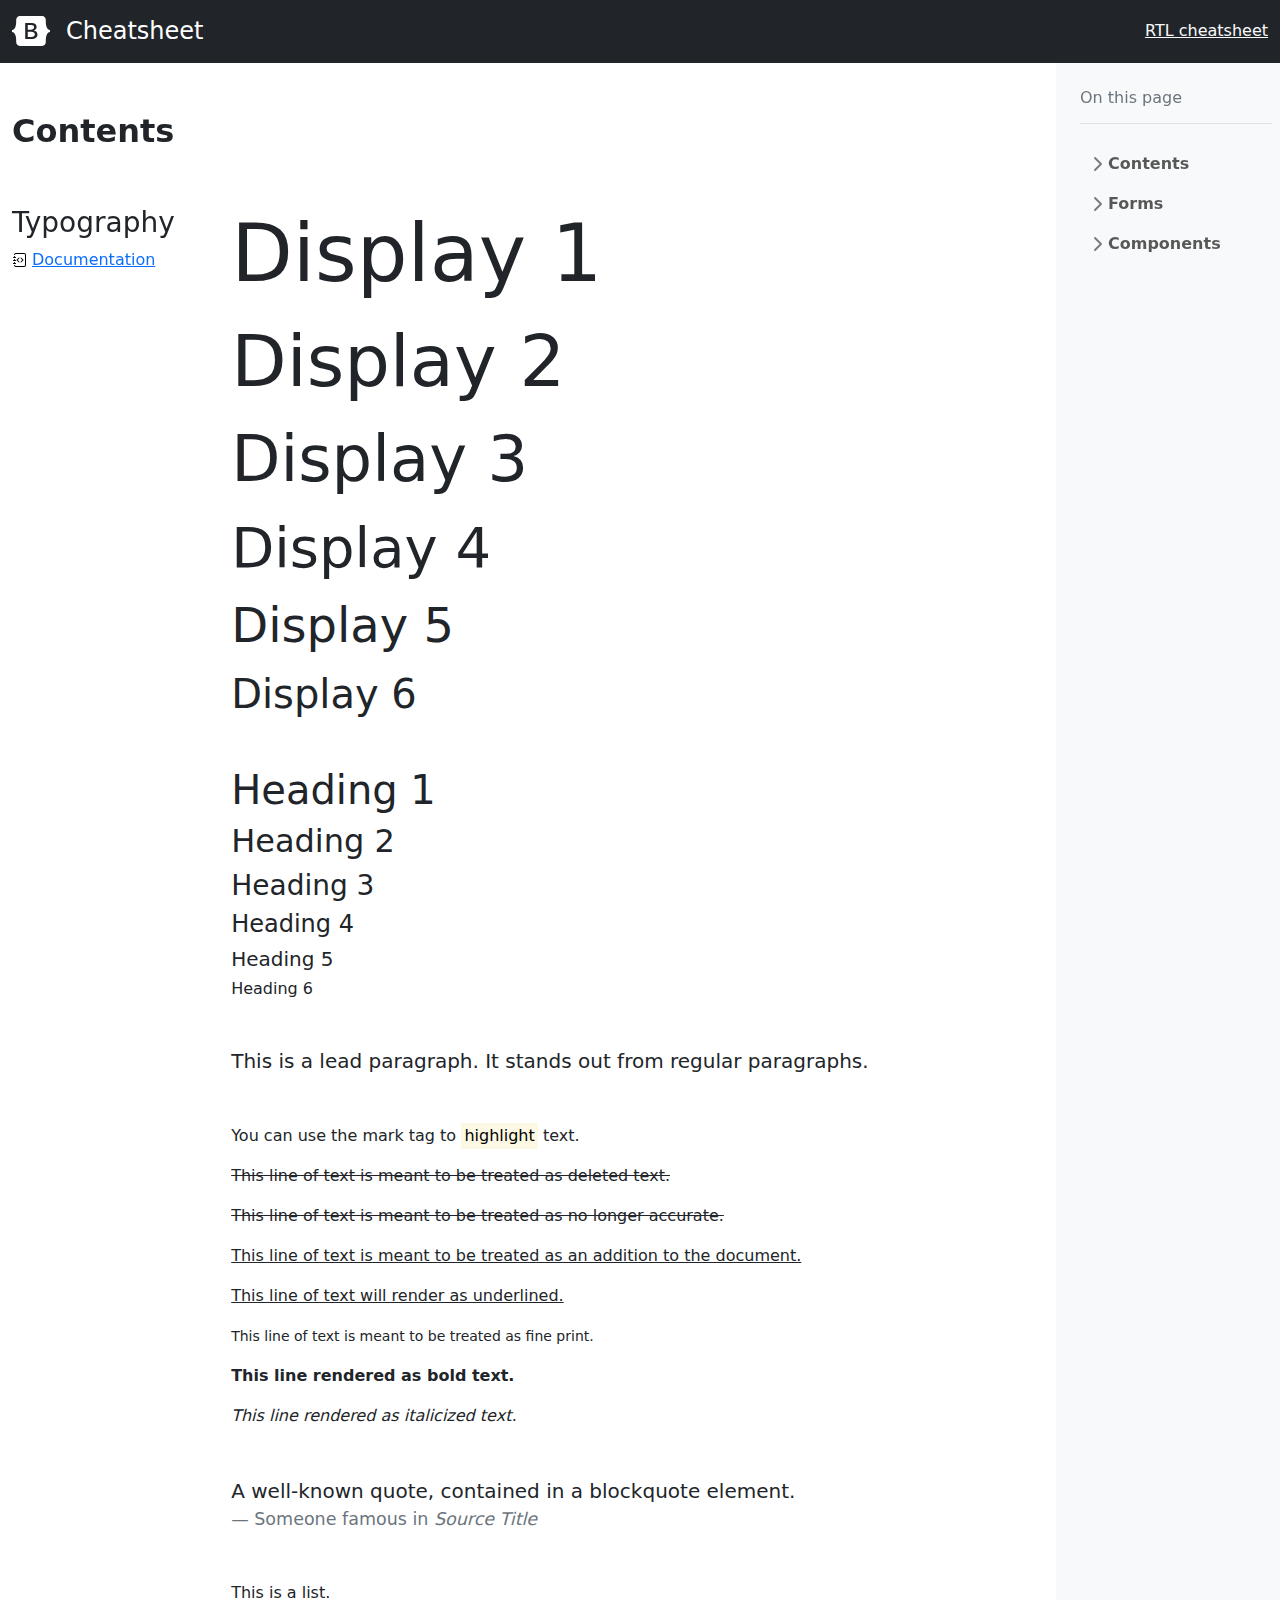
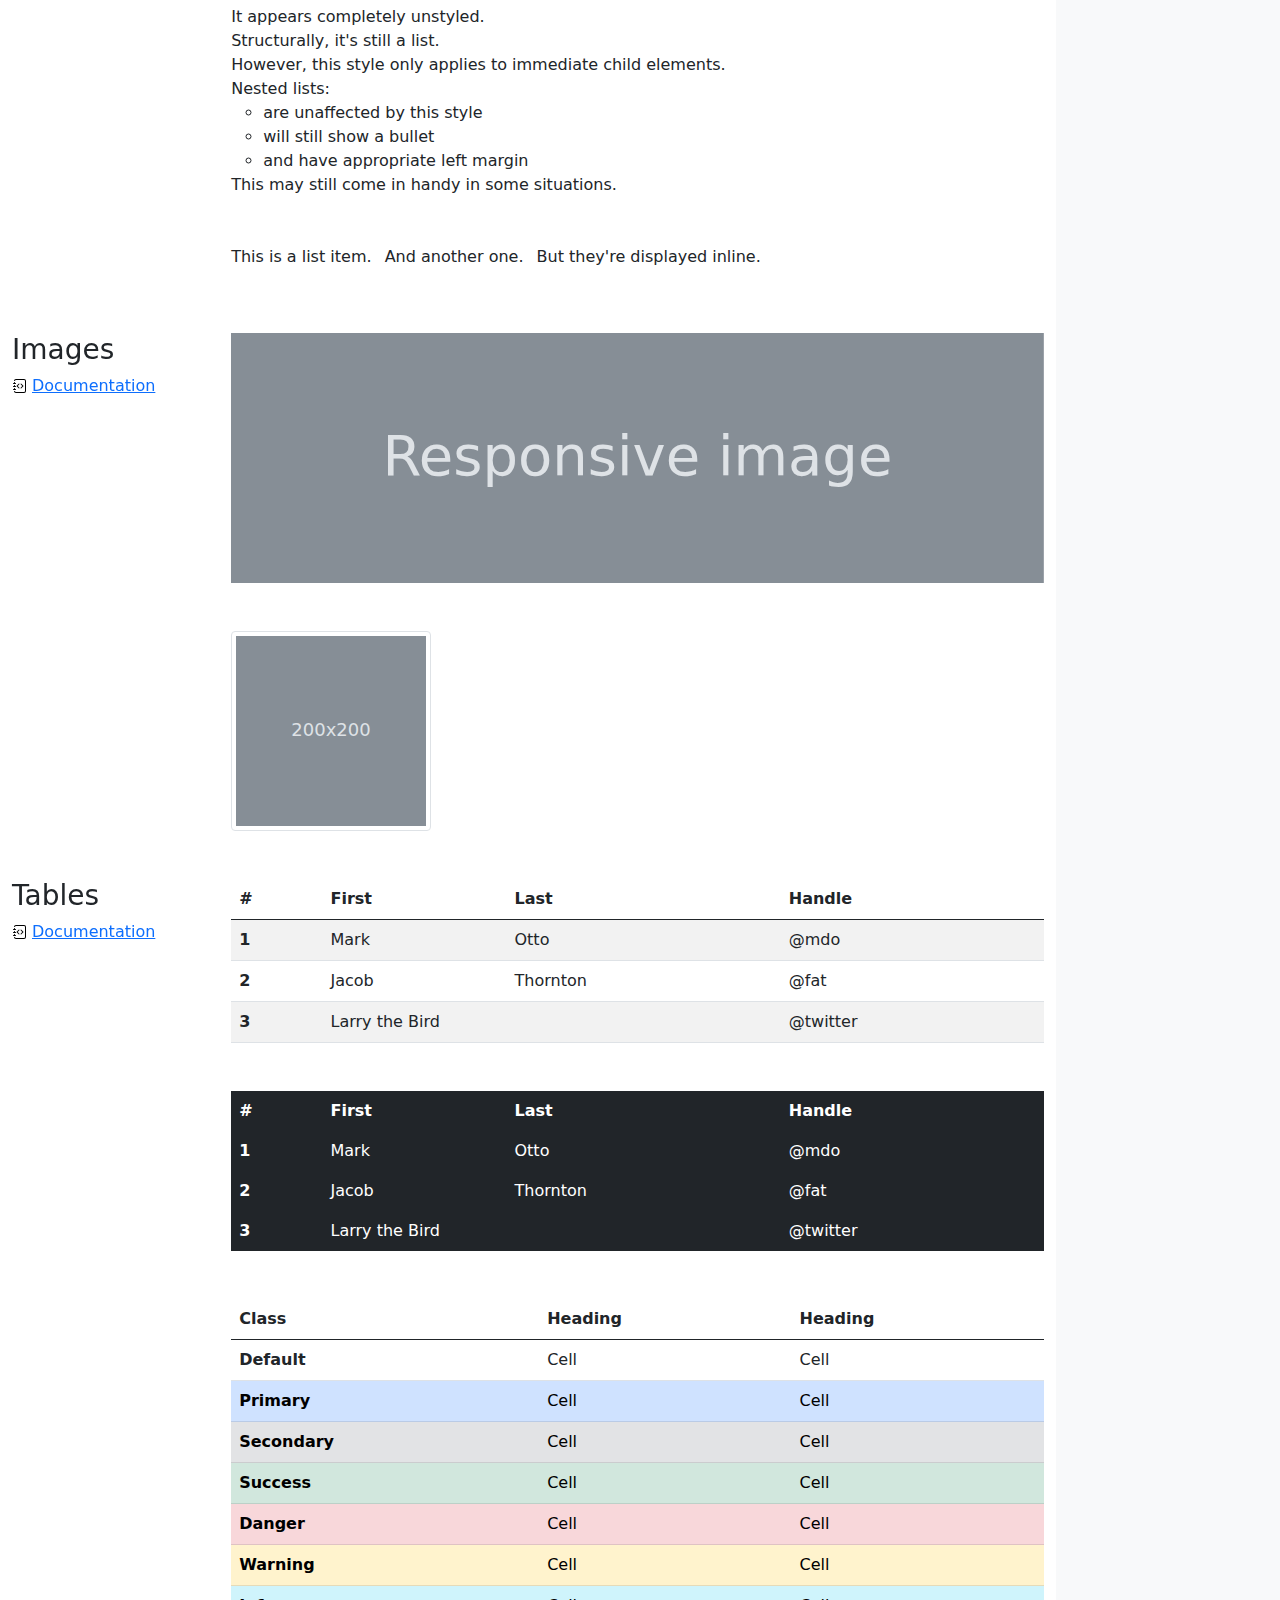
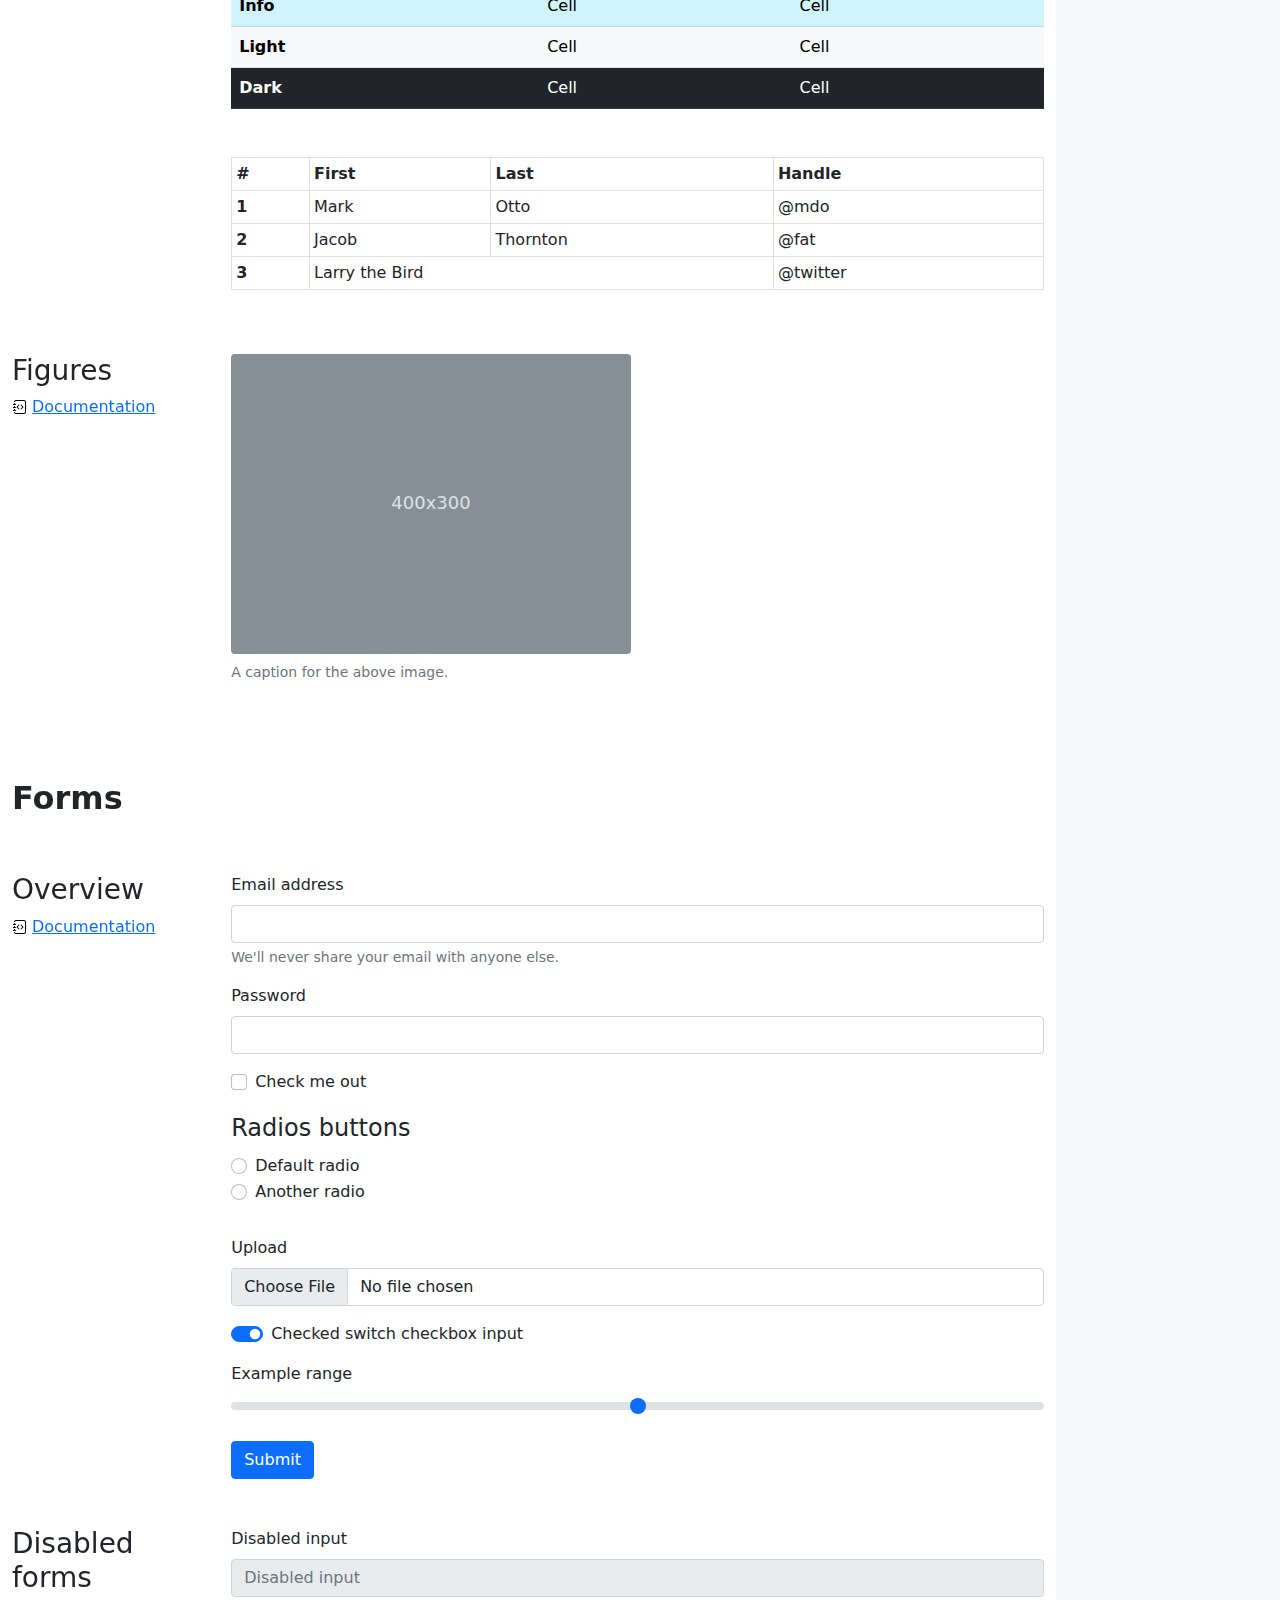
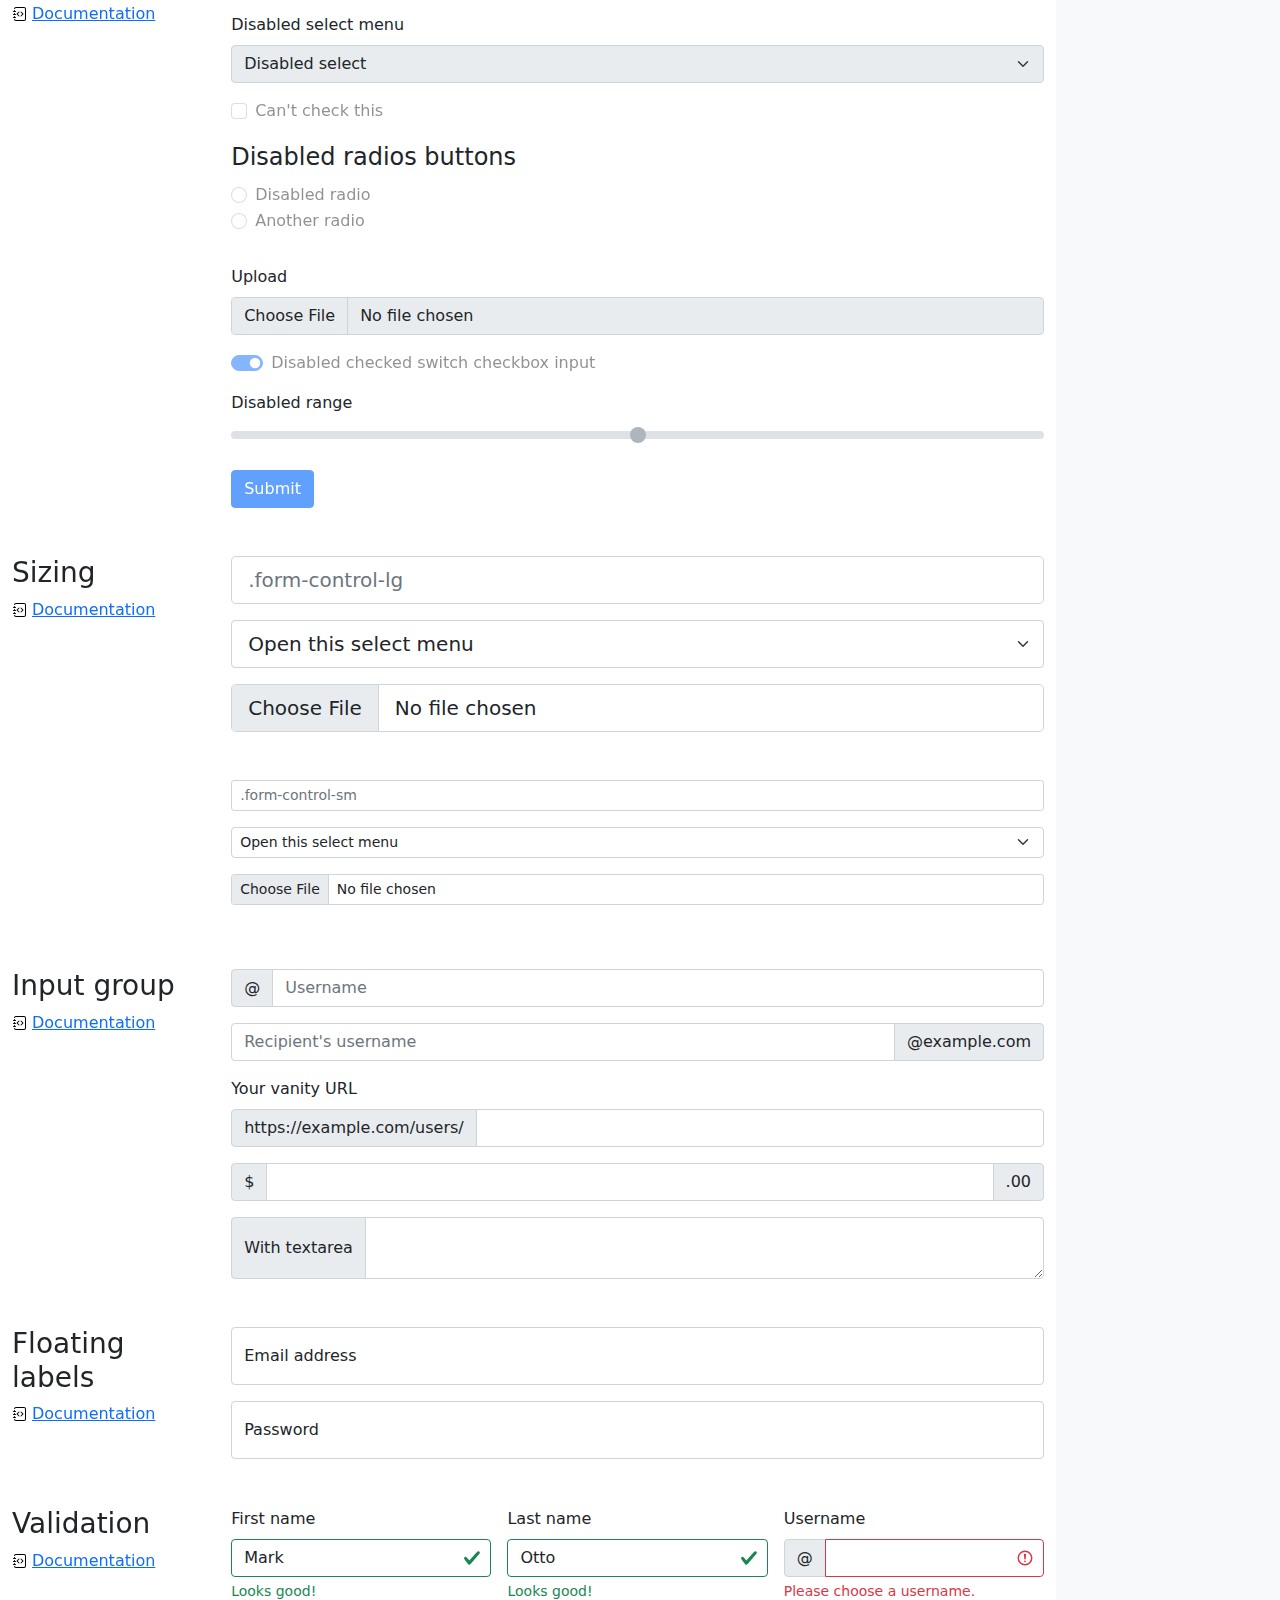
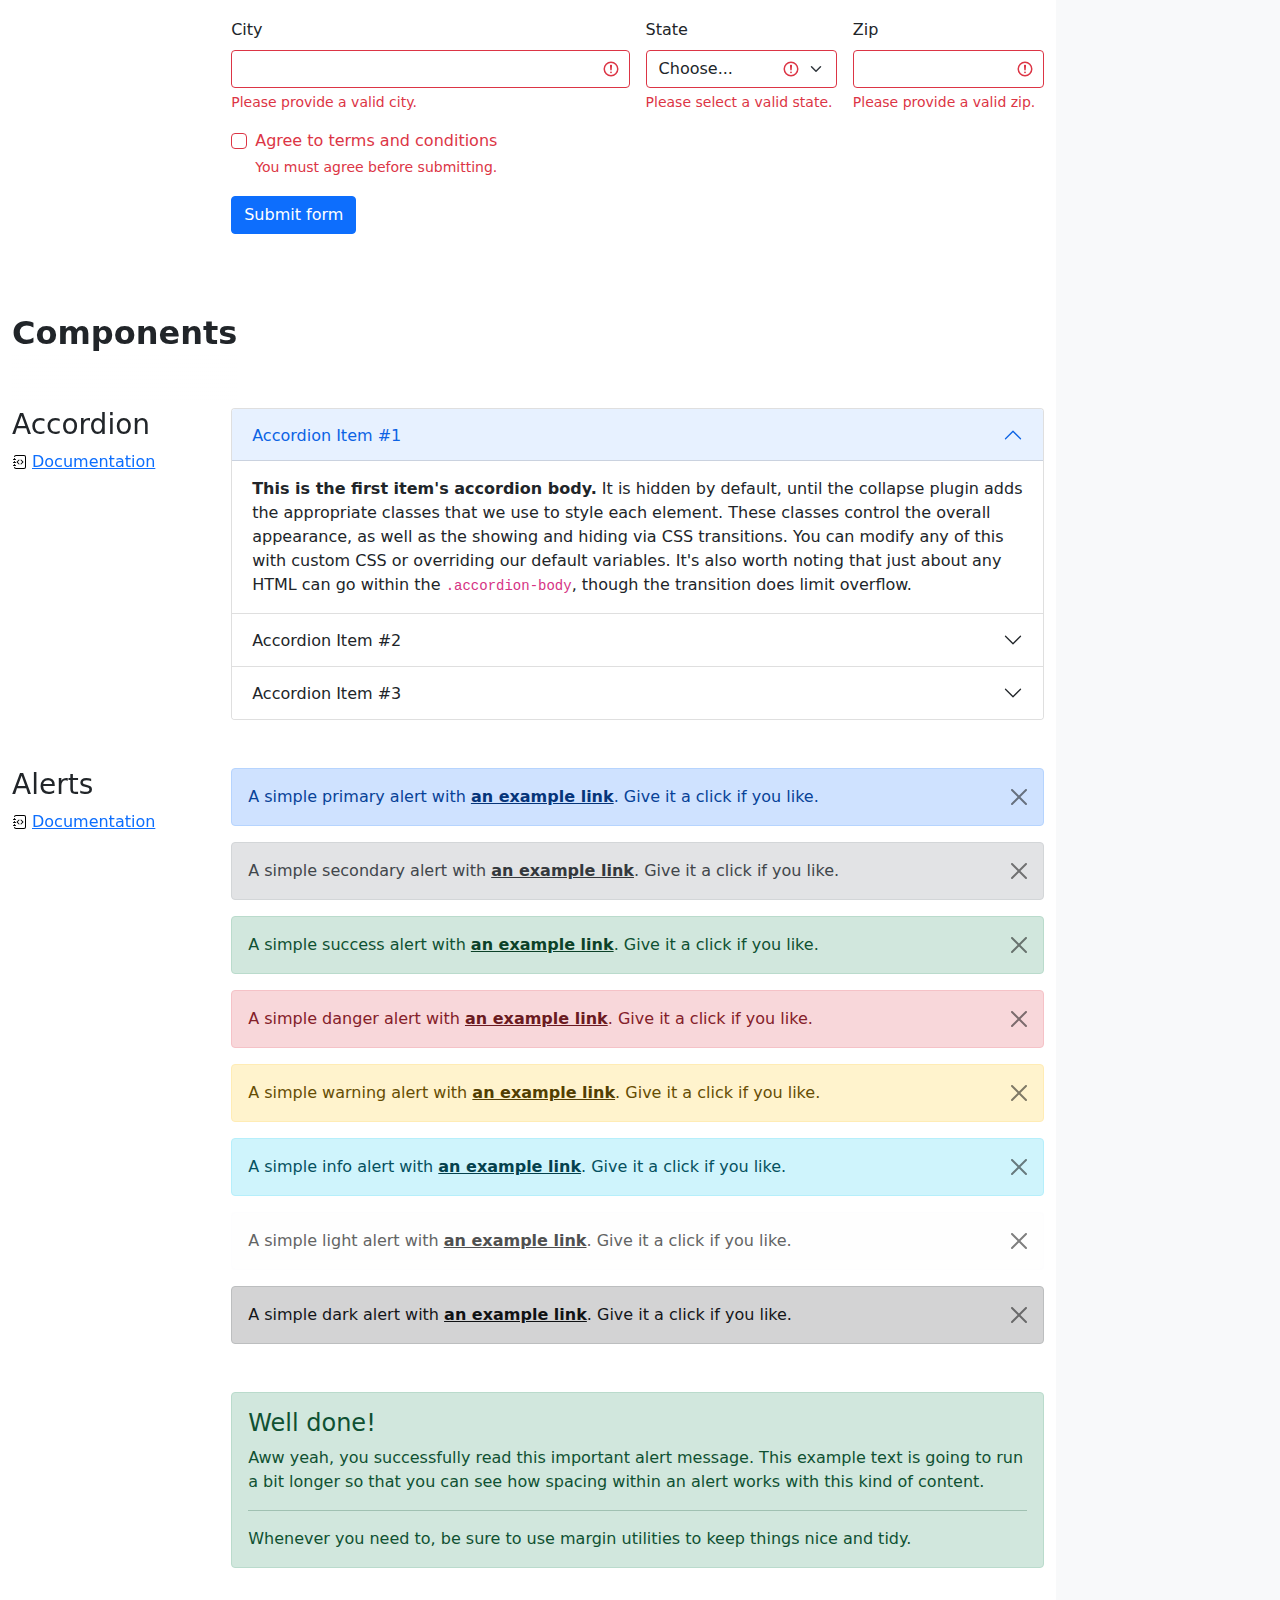
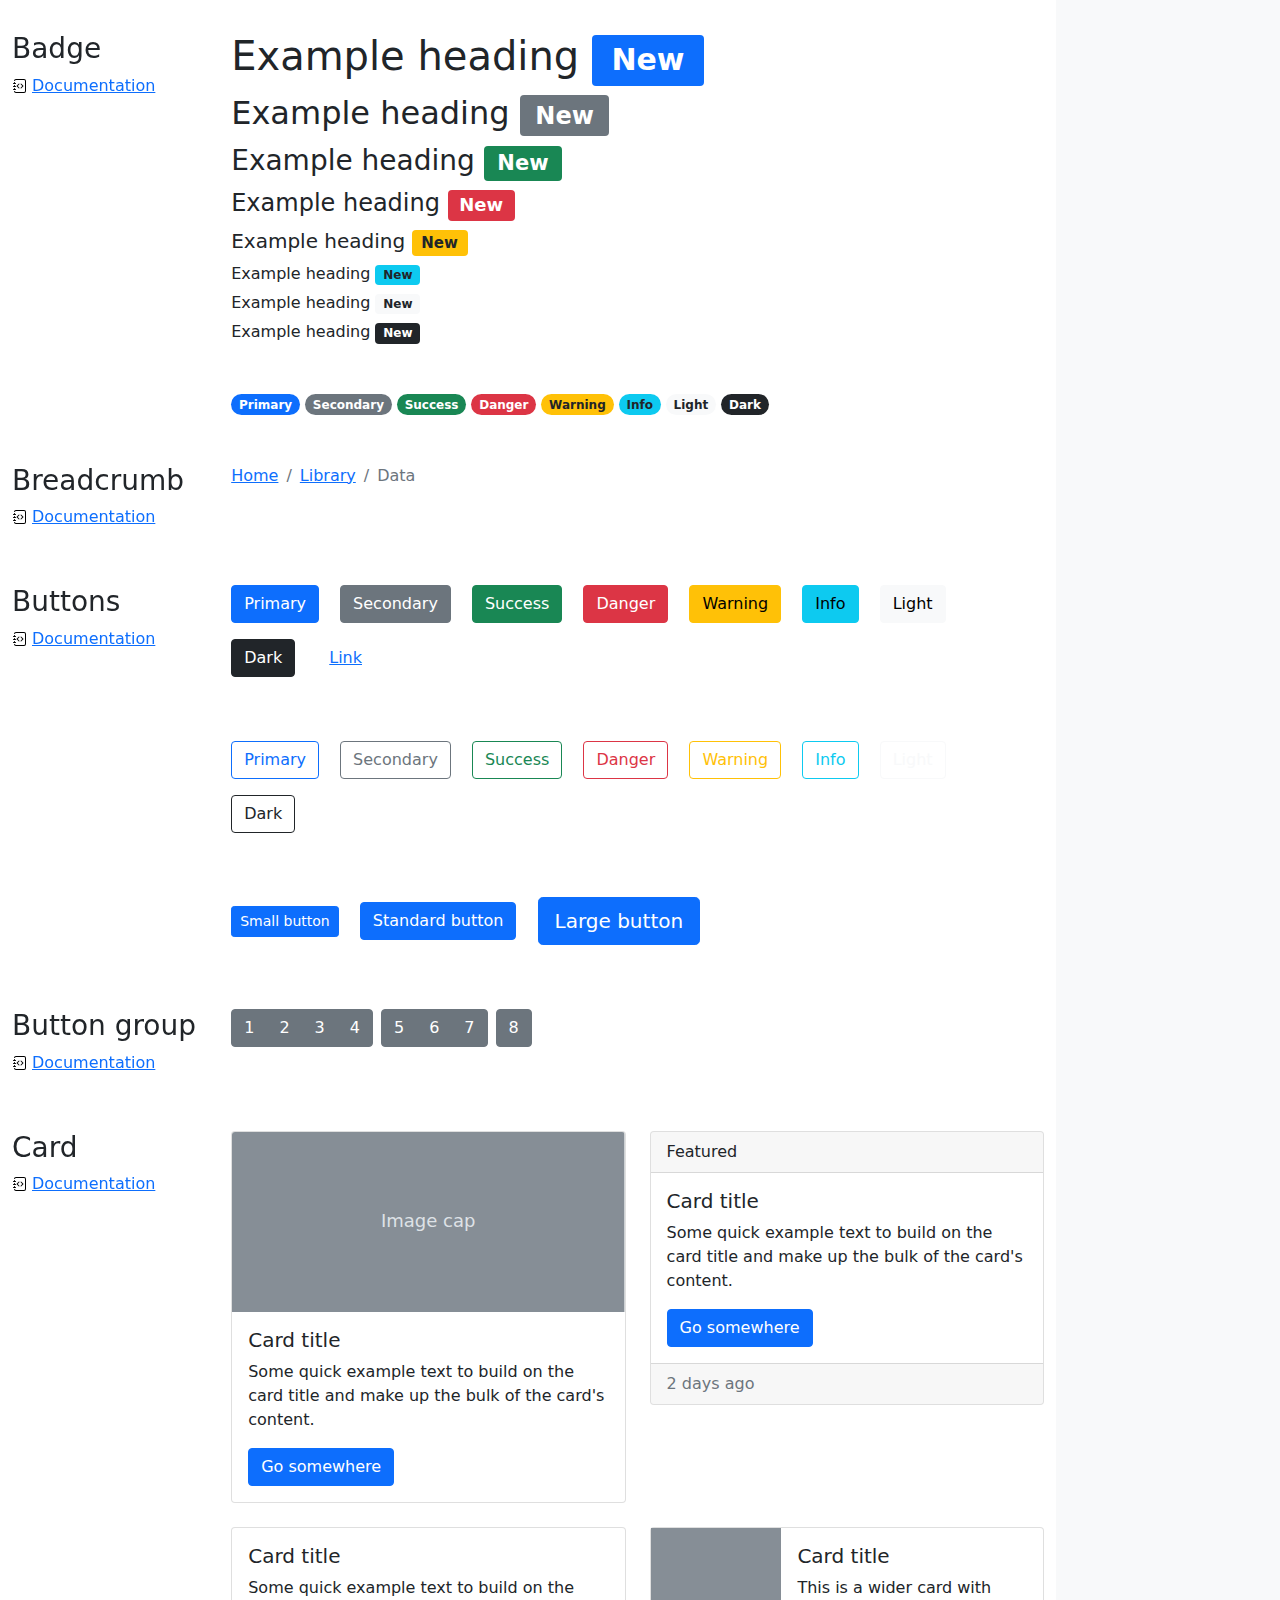
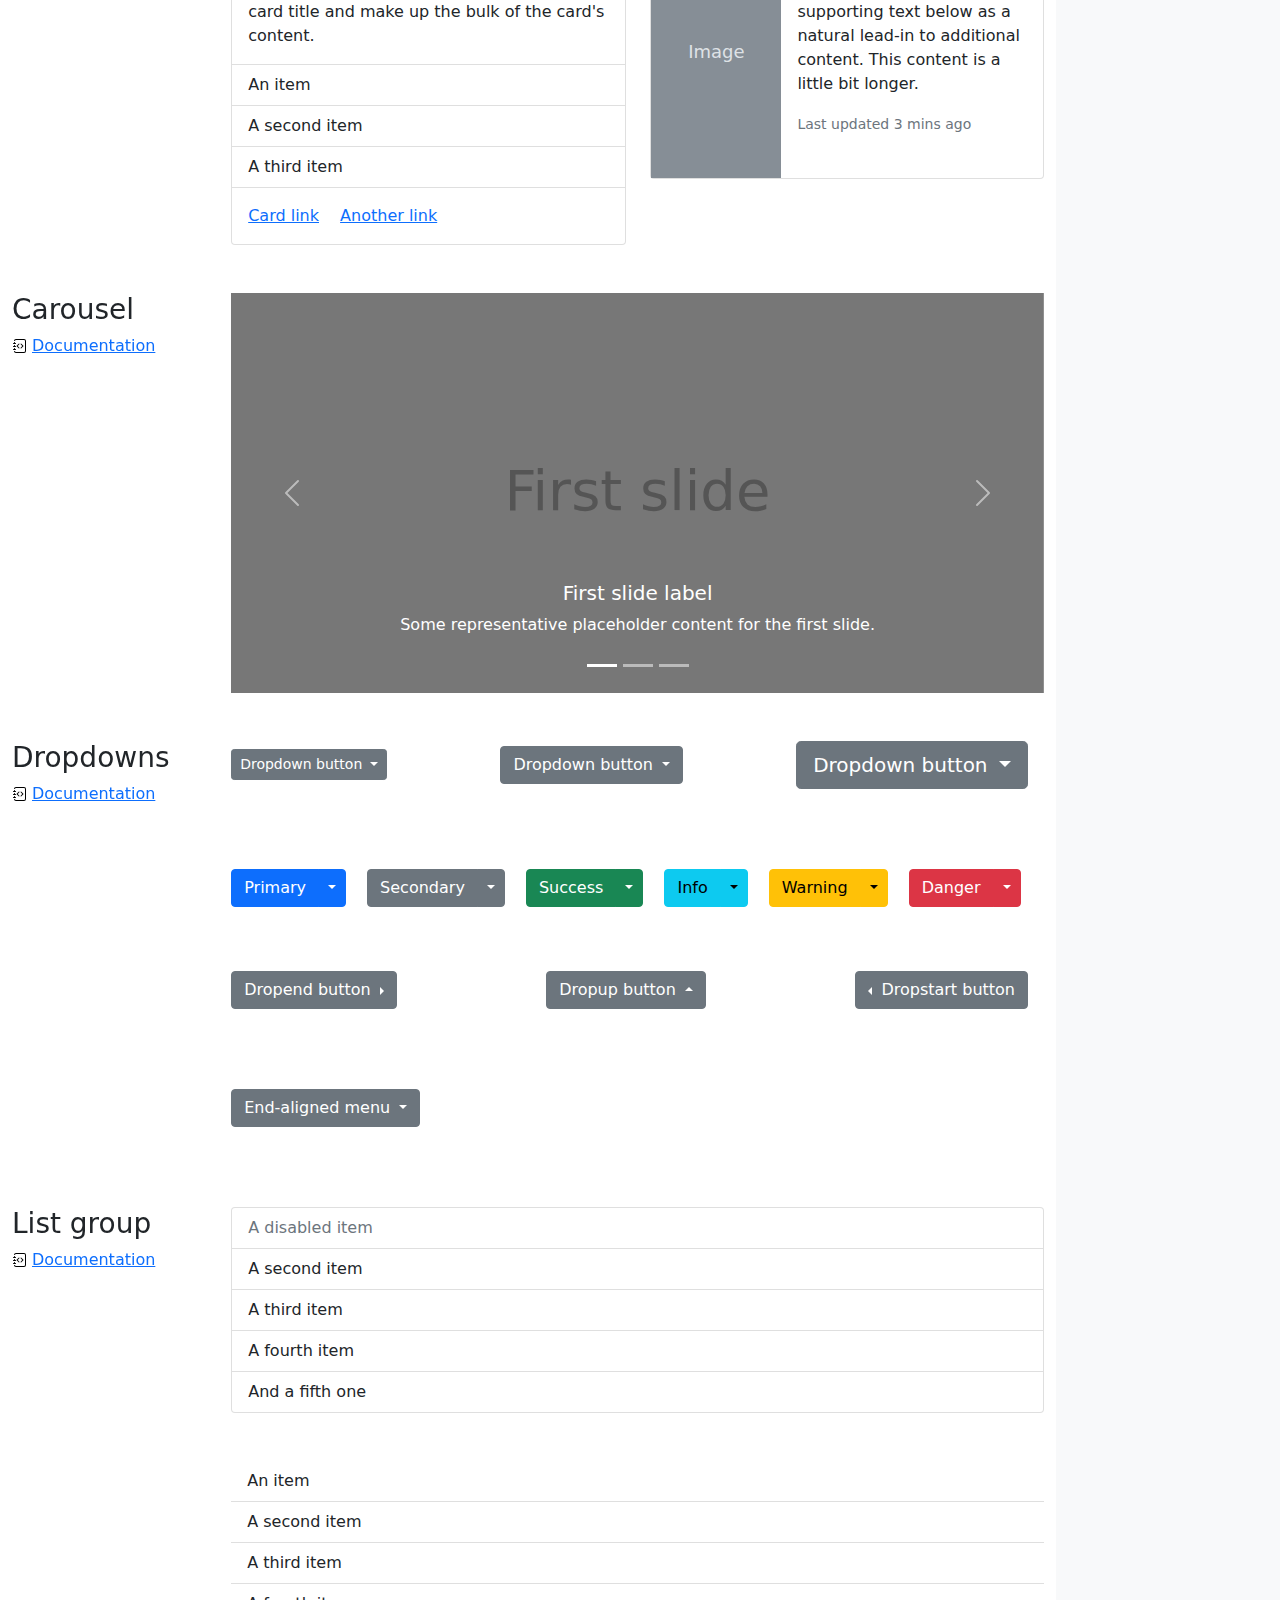
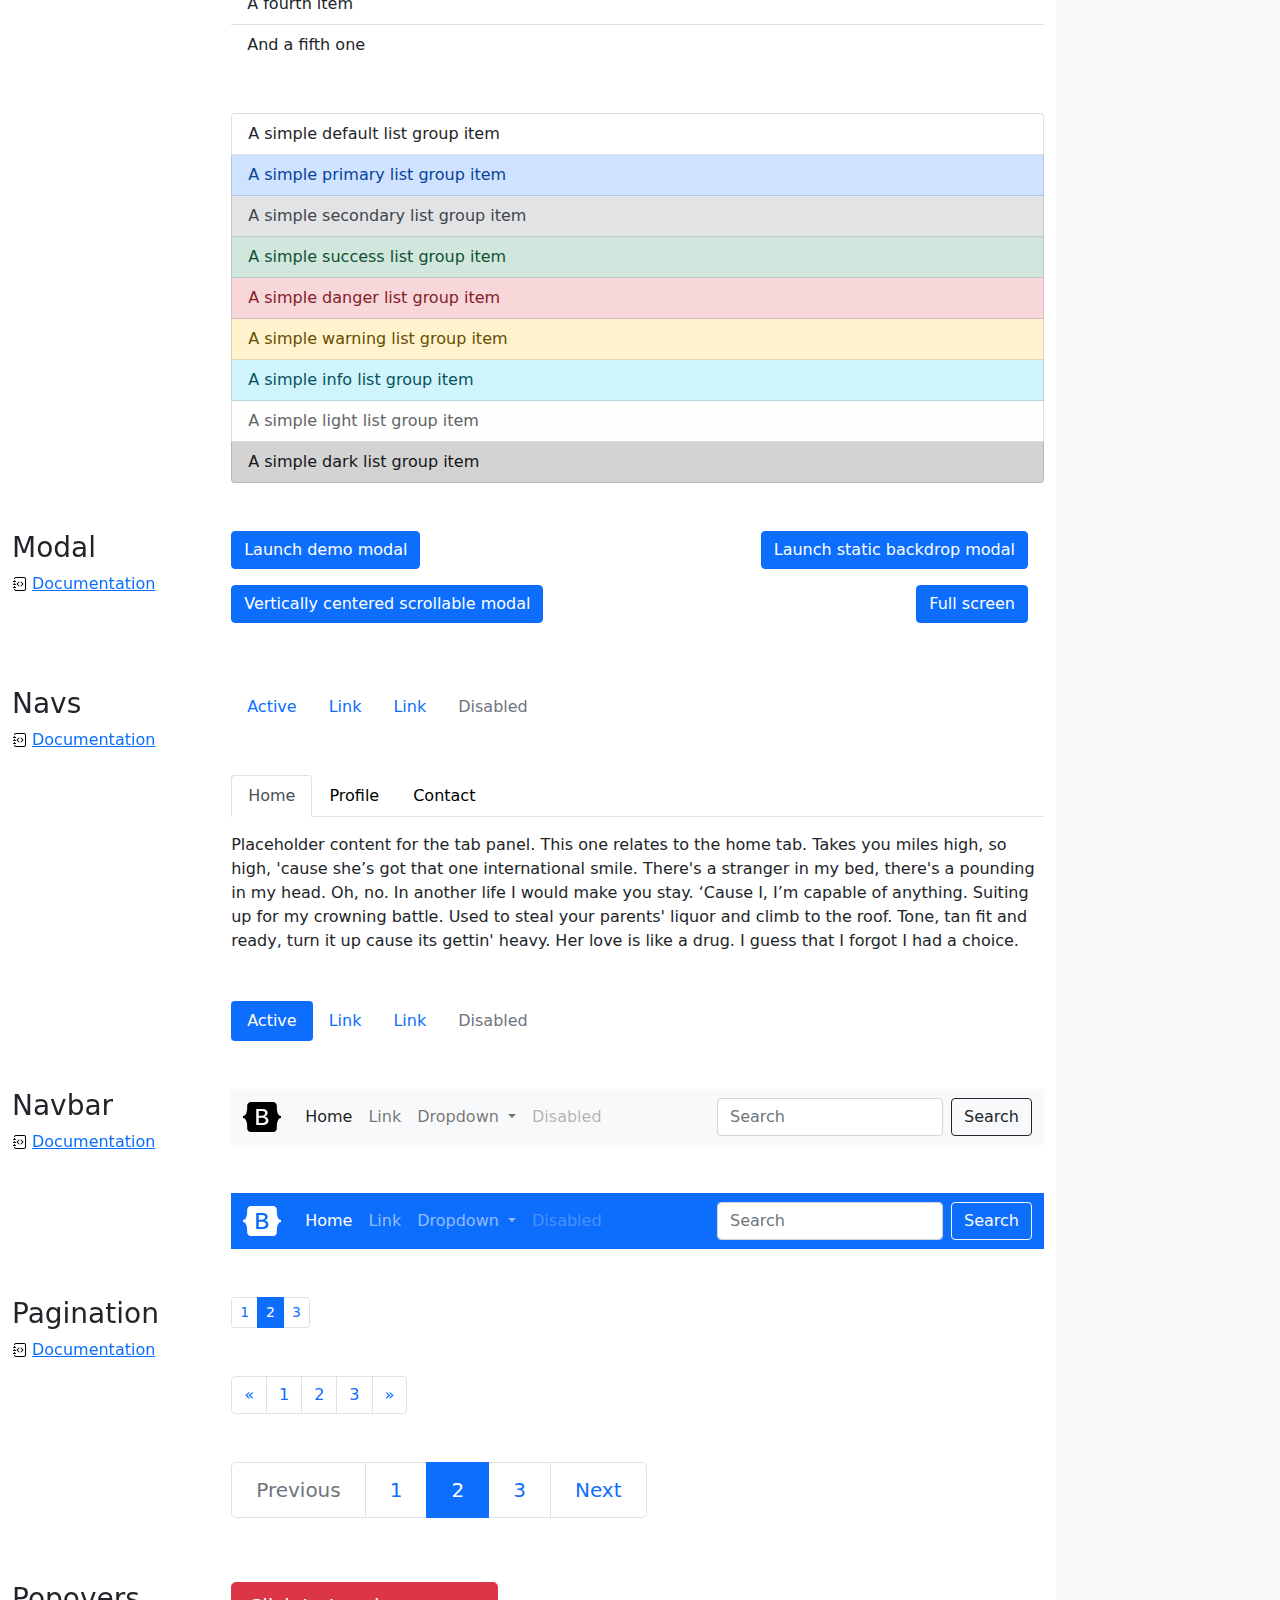
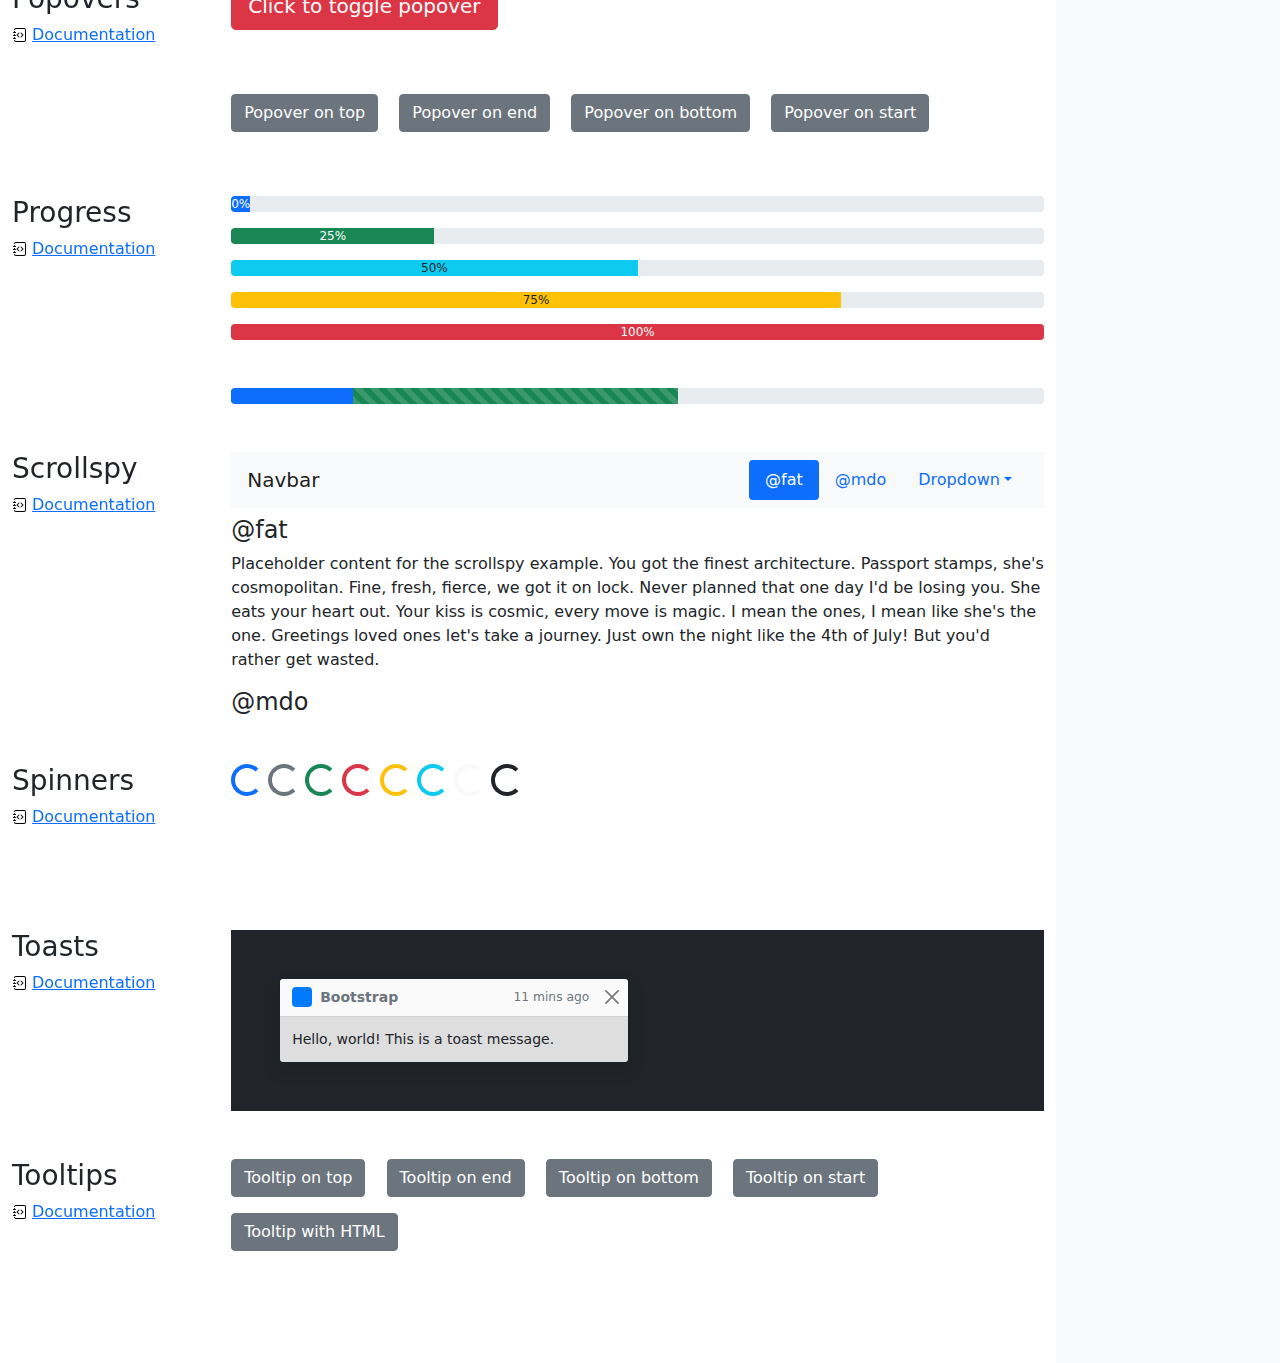
<file: practica2/ejemplos/cheatsheet/index.html>
<!doctype html>
<html lang="en">
  <head>
    <meta charset="utf-8">
    <meta name="viewport" content="width=device-width, initial-scale=1">
    <meta name="description" content="">
    <meta name="author" content="Mark Otto, Jacob Thornton, and Bootstrap contributors">
    <meta name="generator" content="Hugo 0.82.0">
    <title>Cheatsheet · Bootstrap v5.0</title>

    <link rel="canonical" href="https://getbootstrap.com/docs/5.0/examples/cheatsheet/">

    

    <!-- Bootstrap core CSS -->
<link href="../assets/dist/css/bootstrap.min.css" rel="stylesheet">

    <style>
      .bd-placeholder-img {
        font-size: 1.125rem;
        text-anchor: middle;
        -webkit-user-select: none;
        -moz-user-select: none;
        user-select: none;
      }

      @media (min-width: 768px) {
        .bd-placeholder-img-lg {
          font-size: 3.5rem;
        }
      }
    </style>

    
    <!-- Custom styles for this template -->
    <link href="cheatsheet.css" rel="stylesheet">
  </head>
  <body class="bg-light">
    
<header class="bd-header bg-dark py-3 d-flex align-items-stretch border-bottom border-dark">
  <div class="container-fluid d-flex align-items-center">
    <h1 class="d-flex align-items-center fs-4 text-white mb-0">
      <img src="../assets/brand/bootstrap-logo-white.svg" width="38" height="30" class="me-3" alt="Bootstrap">
      Cheatsheet
    </h1>
    <a href="../examples/cheatsheet-rtl/" class="ms-auto link-light" hreflang="ar">RTL cheatsheet</a>
  </div>
</header>
<aside class="bd-aside sticky-xl-top text-muted align-self-start mb-3 mb-xl-5 px-2">
  <h2 class="h6 pt-4 pb-3 mb-4 border-bottom">On this page</h2>
  <nav class="small" id="toc">
    <ul class="list-unstyled">
      <li class="my-2">
        <button class="btn d-inline-flex align-items-center collapsed" data-bs-toggle="collapse" aria-expanded="false" data-bs-target="#contents-collapse" aria-controls="contents-collapse">Contents</button>
        <ul class="list-unstyled ps-3 collapse" id="contents-collapse">
          <li><a class="d-inline-flex align-items-center rounded" href="#typography">Typography</a></li>
          <li><a class="d-inline-flex align-items-center rounded" href="#images">Images</a></li>
          <li><a class="d-inline-flex align-items-center rounded" href="#tables">Tables</a></li>
          <li><a class="d-inline-flex align-items-center rounded" href="#figures">Figures</a></li>
        </ul>
      </li>
      <li class="my-2">
        <button class="btn d-inline-flex align-items-center collapsed" data-bs-toggle="collapse" aria-expanded="false" data-bs-target="#forms-collapse" aria-controls="forms-collapse">Forms</button>
        <ul class="list-unstyled ps-3 collapse" id="forms-collapse">
          <li><a class="d-inline-flex align-items-center rounded" href="#overview">Overview</a></li>
          <li><a class="d-inline-flex align-items-center rounded" href="#disabled-forms">Disabled forms</a></li>
          <li><a class="d-inline-flex align-items-center rounded" href="#sizing">Sizing</a></li>
          <li><a class="d-inline-flex align-items-center rounded" href="#input-group">Input group</a></li>
          <li><a class="d-inline-flex align-items-center rounded" href="#floating-labels">Floating labels</a></li>
          <li><a class="d-inline-flex align-items-center rounded" href="#validation">Validation</a></li>
        </ul>
      </li>
      <li class="my-2">
        <button class="btn d-inline-flex align-items-center collapsed" data-bs-toggle="collapse" aria-expanded="false" data-bs-target="#components-collapse" aria-controls="components-collapse">Components</button>
        <ul class="list-unstyled ps-3 collapse" id="components-collapse">
          <li><a class="d-inline-flex align-items-center rounded" href="#accordion">Accordion</a></li>
          <li><a class="d-inline-flex align-items-center rounded" href="#alerts">Alerts</a></li>
          <li><a class="d-inline-flex align-items-center rounded" href="#badge">Badge</a></li>
          <li><a class="d-inline-flex align-items-center rounded" href="#breadcrumb">Breadcrumb</a></li>
          <li><a class="d-inline-flex align-items-center rounded" href="#buttons">Buttons</a></li>
          <li><a class="d-inline-flex align-items-center rounded" href="#button-group">Button group</a></li>
          <li><a class="d-inline-flex align-items-center rounded" href="#card">Card</a></li>
          <li><a class="d-inline-flex align-items-center rounded" href="#carousel">Carousel</a></li>
          <li><a class="d-inline-flex align-items-center rounded" href="#dropdowns">Dropdowns</a></li>
          <li><a class="d-inline-flex align-items-center rounded" href="#list-group">List group</a></li>
          <li><a class="d-inline-flex align-items-center rounded" href="#modal">Modal</a></li>
          <li><a class="d-inline-flex align-items-center rounded" href="#navs">Navs</a></li>
          <li><a class="d-inline-flex align-items-center rounded" href="#navbar">Navbar</a></li>
          <li><a class="d-inline-flex align-items-center rounded" href="#pagination">Pagination</a></li>
          <li><a class="d-inline-flex align-items-center rounded" href="#popovers">Popovers</a></li>
          <li><a class="d-inline-flex align-items-center rounded" href="#progress">Progress</a></li>
          <li><a class="d-inline-flex align-items-center rounded" href="#scrollspy">Scrollspy</a></li>
          <li><a class="d-inline-flex align-items-center rounded" href="#spinners">Spinners</a></li>
          <li><a class="d-inline-flex align-items-center rounded" href="#toasts">Toasts</a></li>
          <li><a class="d-inline-flex align-items-center rounded" href="#tooltips">Tooltips</a></li>
        </ul>
      </li>
    </ul>
  </nav>
</aside>
<div class="bd-cheatsheet container-fluid bg-body">
  <section id="content">
    <h2 class="sticky-xl-top fw-bold pt-3 pt-xl-5 pb-2 pb-xl-3">Contents</h2>

    <article class="my-3" id="typography">
      <div class="bd-heading sticky-xl-top align-self-start mt-5 mb-3 mt-xl-0 mb-xl-2">
        <h3>Typography</h3>
        <a class="d-flex align-items-center" href="../content/typography/">Documentation</a>
      </div>

      <div>
        <div class="bd-example">
        <p class="display-1">Display 1</p>
        <p class="display-2">Display 2</p>
        <p class="display-3">Display 3</p>
        <p class="display-4">Display 4</p>
        <p class="display-5">Display 5</p>
        <p class="display-6">Display 6</p>
        </div>

        <div class="bd-example">
        <p class="h1">Heading 1</p>
        <p class="h2">Heading 2</p>
        <p class="h3">Heading 3</p>
        <p class="h4">Heading 4</p>
        <p class="h5">Heading 5</p>
        <p class="h6">Heading 6</p>
        </div>

        <div class="bd-example">
        <p class="lead">
          This is a lead paragraph. It stands out from regular paragraphs.
        </p>
        </div>

        <div class="bd-example">
        <p>You can use the mark tag to <mark>highlight</mark> text.</p>
        <p><del>This line of text is meant to be treated as deleted text.</del></p>
        <p><s>This line of text is meant to be treated as no longer accurate.</s></p>
        <p><ins>This line of text is meant to be treated as an addition to the document.</ins></p>
        <p><u>This line of text will render as underlined.</u></p>
        <p><small>This line of text is meant to be treated as fine print.</small></p>
        <p><strong>This line rendered as bold text.</strong></p>
        <p><em>This line rendered as italicized text.</em></p>
        </div>

        <div class="bd-example">
        <blockquote class="blockquote">
          <p>A well-known quote, contained in a blockquote element.</p>
          <footer class="blockquote-footer">Someone famous in <cite title="Source Title">Source Title</cite></footer>
        </blockquote>
        </div>

        <div class="bd-example">
        <ul class="list-unstyled">
          <li>This is a list.</li>
          <li>It appears completely unstyled.</li>
          <li>Structurally, it's still a list.</li>
          <li>However, this style only applies to immediate child elements.</li>
          <li>Nested lists:
            <ul>
              <li>are unaffected by this style</li>
              <li>will still show a bullet</li>
              <li>and have appropriate left margin</li>
            </ul>
          </li>
          <li>This may still come in handy in some situations.</li>
        </ul>
        </div>

        <div class="bd-example">
        <ul class="list-inline">
          <li class="list-inline-item">This is a list item.</li>
          <li class="list-inline-item">And another one.</li>
          <li class="list-inline-item">But they're displayed inline.</li>
        </ul>
        </div>
      </div>
    </article>
    <article class="my-3" id="images">
      <div class="bd-heading sticky-xl-top align-self-start mt-5 mb-3 mt-xl-0 mb-xl-2">
        <h3>Images</h3>
        <a class="d-flex align-items-center" href="../content/images/">Documentation</a>
      </div>

      <div>
        <div class="bd-example">
        <svg class="bd-placeholder-img bd-placeholder-img-lg img-fluid" width="100%" height="250" xmlns="http://www.w3.org/2000/svg" role="img" aria-label="Placeholder: Responsive image" preserveAspectRatio="xMidYMid slice" focusable="false"><title>Placeholder</title><rect width="100%" height="100%" fill="#868e96"/><text x="50%" y="50%" fill="#dee2e6" dy=".3em">Responsive image</text></svg>

        </div>

        <div class="bd-example">
        <svg class="bd-placeholder-img img-thumbnail" width="200" height="200" xmlns="http://www.w3.org/2000/svg" role="img" aria-label="A generic square placeholder image with a white border around it, making it resemble a photograph taken with an old instant camera: 200x200" preserveAspectRatio="xMidYMid slice" focusable="false"><title>A generic square placeholder image with a white border around it, making it resemble a photograph taken with an old instant camera</title><rect width="100%" height="100%" fill="#868e96"/><text x="50%" y="50%" fill="#dee2e6" dy=".3em">200x200</text></svg>

        </div>
      </div>
    </article>
    <article class="my-3" id="tables">
      <div class="bd-heading sticky-xl-top align-self-start mt-5 mb-3 mt-xl-0 mb-xl-2">
        <h3>Tables</h3>
        <a class="d-flex align-items-center" href="../content/tables/">Documentation</a>
      </div>

      <div>
        <div class="bd-example">
        <table class="table table-striped">
          <thead>
          <tr>
            <th scope="col">#</th>
            <th scope="col">First</th>
            <th scope="col">Last</th>
            <th scope="col">Handle</th>
          </tr>
          </thead>
          <tbody>
          <tr>
            <th scope="row">1</th>
            <td>Mark</td>
            <td>Otto</td>
            <td>@mdo</td>
          </tr>
          <tr>
            <th scope="row">2</th>
            <td>Jacob</td>
            <td>Thornton</td>
            <td>@fat</td>
          </tr>
          <tr>
            <th scope="row">3</th>
            <td colspan="2">Larry the Bird</td>
            <td>@twitter</td>
          </tr>
          </tbody>
        </table>
        </div>

        <div class="bd-example">
        <table class="table table-dark table-borderless">
          <thead>
          <tr>
            <th scope="col">#</th>
            <th scope="col">First</th>
            <th scope="col">Last</th>
            <th scope="col">Handle</th>
          </tr>
          </thead>
          <tbody>
          <tr>
            <th scope="row">1</th>
            <td>Mark</td>
            <td>Otto</td>
            <td>@mdo</td>
          </tr>
          <tr>
            <th scope="row">2</th>
            <td>Jacob</td>
            <td>Thornton</td>
            <td>@fat</td>
          </tr>
          <tr>
            <th scope="row">3</th>
            <td colspan="2">Larry the Bird</td>
            <td>@twitter</td>
          </tr>
          </tbody>
        </table>
        </div>

        <div class="bd-example">
        <table class="table table-hover">
          <thead>
          <tr>
            <th scope="col">Class</th>
            <th scope="col">Heading</th>
            <th scope="col">Heading</th>
          </tr>
          </thead>
          <tbody>
          <tr>
            <th scope="row">Default</th>
            <td>Cell</td>
            <td>Cell</td>
          </tr>
          
          <tr class="table-primary">
            <th scope="row">Primary</th>
            <td>Cell</td>
            <td>Cell</td>
          </tr>
          <tr class="table-secondary">
            <th scope="row">Secondary</th>
            <td>Cell</td>
            <td>Cell</td>
          </tr>
          <tr class="table-success">
            <th scope="row">Success</th>
            <td>Cell</td>
            <td>Cell</td>
          </tr>
          <tr class="table-danger">
            <th scope="row">Danger</th>
            <td>Cell</td>
            <td>Cell</td>
          </tr>
          <tr class="table-warning">
            <th scope="row">Warning</th>
            <td>Cell</td>
            <td>Cell</td>
          </tr>
          <tr class="table-info">
            <th scope="row">Info</th>
            <td>Cell</td>
            <td>Cell</td>
          </tr>
          <tr class="table-light">
            <th scope="row">Light</th>
            <td>Cell</td>
            <td>Cell</td>
          </tr>
          <tr class="table-dark">
            <th scope="row">Dark</th>
            <td>Cell</td>
            <td>Cell</td>
          </tr>
          </tbody>
        </table>
        </div>

        <div class="bd-example">
        <table class="table table-sm table-bordered">
          <thead>
          <tr>
            <th scope="col">#</th>
            <th scope="col">First</th>
            <th scope="col">Last</th>
            <th scope="col">Handle</th>
          </tr>
          </thead>
          <tbody>
          <tr>
            <th scope="row">1</th>
            <td>Mark</td>
            <td>Otto</td>
            <td>@mdo</td>
          </tr>
          <tr>
            <th scope="row">2</th>
            <td>Jacob</td>
            <td>Thornton</td>
            <td>@fat</td>
          </tr>
          <tr>
            <th scope="row">3</th>
            <td colspan="2">Larry the Bird</td>
            <td>@twitter</td>
          </tr>
          </tbody>
        </table>
        </div>
      </div>
    </article>
    <article class="my-3" id="figures">
      <div class="bd-heading sticky-xl-top align-self-start mt-5 mb-3 mt-xl-0 mb-xl-2">
        <h3>Figures</h3>
        <a class="d-flex align-items-center" href="../content/figures/">Documentation</a>
      </div>

      <div>
        <div class="bd-example">
        <figure class="figure">
          <svg class="bd-placeholder-img figure-img img-fluid rounded" width="400" height="300" xmlns="http://www.w3.org/2000/svg" role="img" aria-label="Placeholder: 400x300" preserveAspectRatio="xMidYMid slice" focusable="false"><title>Placeholder</title><rect width="100%" height="100%" fill="#868e96"/><text x="50%" y="50%" fill="#dee2e6" dy=".3em">400x300</text></svg>

          <figcaption class="figure-caption">A caption for the above image.</figcaption>
        </figure>
        </div>
      </div>
    </article>
  </section>

  <section id="forms">
    <h2 class="sticky-xl-top fw-bold pt-3 pt-xl-5 pb-2 pb-xl-3">Forms</h2>

    <article class="my-3" id="overview">
      <div class="bd-heading sticky-xl-top align-self-start mt-5 mb-3 mt-xl-0 mb-xl-2">
        <h3>Overview</h3>
        <a class="d-flex align-items-center" href="../forms/overview/">Documentation</a>
      </div>

      <div>
        <div class="bd-example">
        <form>
          <div class="mb-3">
            <label for="exampleInputEmail1" class="form-label">Email address</label>
            <input type="email" class="form-control" id="exampleInputEmail1" aria-describedby="emailHelp">
            <div id="emailHelp" class="form-text">We'll never share your email with anyone else.</div>
          </div>
          <div class="mb-3">
            <label for="exampleInputPassword1" class="form-label">Password</label>
            <input type="password" class="form-control" id="exampleInputPassword1">
          </div>
          <div class="mb-3 form-check">
            <input type="checkbox" class="form-check-input" id="exampleCheck1">
            <label class="form-check-label" for="exampleCheck1">Check me out</label>
          </div>
          <fieldset class="mb-3">
            <legend>Radios buttons</legend>
            <div class="form-check">
              <input type="radio" name="radios" class="form-check-input" id="exampleRadio1">
              <label class="form-check-label" for="exampleRadio1">Default radio</label>
            </div>
            <div class="mb-3 form-check">
              <input type="radio" name="radios" class="form-check-input" id="exampleRadio2">
              <label class="form-check-label" for="exampleRadio2">Another radio</label>
            </div>
          </fieldset>
          <div class="mb-3">
            <label class="form-label" for="customFile">Upload</label>
            <input type="file" class="form-control" id="customFile">
          </div>
          <div class="mb-3 form-check form-switch">
            <input class="form-check-input" type="checkbox" id="flexSwitchCheckChecked" checked>
            <label class="form-check-label" for="flexSwitchCheckChecked">Checked switch checkbox input</label>
          </div>
          <div class="mb-3">
            <label for="customRange3" class="form-label">Example range</label>
            <input type="range" class="form-range" min="0" max="5" step="0.5" id="customRange3">
          </div>
          <button type="submit" class="btn btn-primary">Submit</button>
        </form>
        </div>
      </div>
    </article>
    <article class="my-3" id="disabled-forms">
      <div class="bd-heading sticky-xl-top align-self-start mt-5 mb-3 mt-xl-0 mb-xl-2">
        <h3>Disabled forms</h3>
        <a class="d-flex align-items-center" href="../forms/overview/#disabled-forms">Documentation</a>
      </div>

      <div>
        <div class="bd-example">
        <form>
          <fieldset disabled aria-label="Disabled fieldset example">
            <div class="mb-3">
              <label for="disabledTextInput" class="form-label">Disabled input</label>
              <input type="text" id="disabledTextInput" class="form-control" placeholder="Disabled input">
            </div>
            <div class="mb-3">
              <label for="disabledSelect" class="form-label">Disabled select menu</label>
              <select id="disabledSelect" class="form-select">
                <option>Disabled select</option>
              </select>
            </div>
            <div class="mb-3">
              <div class="form-check">
                <input class="form-check-input" type="checkbox" id="disabledFieldsetCheck" disabled>
                <label class="form-check-label" for="disabledFieldsetCheck">
                  Can't check this
                </label>
              </div>
            </div>
            <fieldset class="mb-3">
              <legend>Disabled radios buttons</legend>
              <div class="form-check">
                <input type="radio" name="radios" class="form-check-input" id="disabledRadio1" disabled>
                <label class="form-check-label" for="disabledRadio1">Disabled radio</label>
              </div>
              <div class="mb-3 form-check">
                <input type="radio" name="radios" class="form-check-input" id="disabledRadio2" disabled>
                <label class="form-check-label" for="disabledRadio2">Another radio</label>
              </div>
            </fieldset>
            <div class="mb-3">
              <label class="form-label" for="disabledCustomFile">Upload</label>
              <input type="file" class="form-control" id="disabledCustomFile" disabled>
            </div>
            <div class="mb-3 form-check form-switch">
              <input class="form-check-input" type="checkbox" id="disabledSwitchCheckChecked" checked disabled>
              <label class="form-check-label" for="disabledSwitchCheckChecked">Disabled checked switch checkbox input</label>
            </div>
            <div class="mb-3">
              <label for="disabledRange" class="form-label">Disabled range</label>
              <input type="range" class="form-range" min="0" max="5" step="0.5" id="disabledRange">
            </div>
            <button type="submit" class="btn btn-primary">Submit</button>
          </fieldset>
        </form>
        </div>
      </div>
    </article>
    <article class="my-3" id="sizing">
      <div class="bd-heading sticky-xl-top align-self-start mt-5 mb-3 mt-xl-0 mb-xl-2">
        <h3>Sizing</h3>
        <a class="d-flex align-items-center" href="../forms/form-control/#sizing">Documentation</a>
      </div>

      <div>
        <div class="bd-example">
        <div class="mb-3">
          <input class="form-control form-control-lg" type="text" placeholder=".form-control-lg" aria-label=".form-control-lg example">
        </div>
        <div class="mb-3">
          <select class="form-select form-select-lg mb-3" aria-label=".form-select-lg example">
            <option selected>Open this select menu</option>
            <option value="1">One</option>
            <option value="2">Two</option>
            <option value="3">Three</option>
          </select>
        </div>
        <div class="mb-3">
          <input type="file" class="form-control form-control-lg" aria-label="Large file input example">
        </div>
        </div>

        <div class="bd-example">
        <div class="mb-3">
          <input class="form-control form-control-sm" type="text" placeholder=".form-control-sm" aria-label=".form-control-sm example">
        </div>
        <div class="mb-3">
          <select class="form-select form-select-sm" aria-label=".form-select-sm example">
            <option selected>Open this select menu</option>
            <option value="1">One</option>
            <option value="2">Two</option>
            <option value="3">Three</option>
          </select>
        </div>
        <div class="mb-3">
          <input type="file" class="form-control form-control-sm" aria-label="Small file input example">
        </div>
        </div>
      </div>
    </article>
    <article class="my-3" id="input-group">
      <div class="bd-heading sticky-xl-top align-self-start mt-5 mb-3 mt-xl-0 mb-xl-2">
        <h3>Input group</h3>
        <a class="d-flex align-items-center" href="../forms/input-group/">Documentation</a>
      </div>

      <div>
        <div class="bd-example">
        <div class="input-group mb-3">
          <span class="input-group-text" id="basic-addon1">@</span>
          <input type="text" class="form-control" placeholder="Username" aria-label="Username" aria-describedby="basic-addon1">
        </div>
        <div class="input-group mb-3">
          <input type="text" class="form-control" placeholder="Recipient's username" aria-label="Recipient's username" aria-describedby="basic-addon2">
          <span class="input-group-text" id="basic-addon2">@example.com</span>
        </div>
        <label for="basic-url" class="form-label">Your vanity URL</label>
        <div class="input-group mb-3">
          <span class="input-group-text" id="basic-addon3">https://example.com/users/</span>
          <input type="text" class="form-control" id="basic-url" aria-describedby="basic-addon3">
        </div>
        <div class="input-group mb-3">
          <span class="input-group-text">$</span>
          <input type="text" class="form-control" aria-label="Amount (to the nearest dollar)">
          <span class="input-group-text">.00</span>
        </div>
        <div class="input-group">
          <span class="input-group-text">With textarea</span>
          <textarea class="form-control" aria-label="With textarea"></textarea>
        </div>
        </div>
      </div>
    </article>
    <article class="my-3" id="floating-labels">
      <div class="bd-heading sticky-xl-top align-self-start mt-5 mb-3 mt-xl-0 mb-xl-2">
        <h3>Floating labels</h3>
        <a class="d-flex align-items-center" href="../forms/floating-labels/">Documentation</a>
      </div>

      <div>
        <div class="bd-example">
        <form>
          <div class="form-floating mb-3">
            <input type="email" class="form-control" id="floatingInput" placeholder="name@example.com">
            <label for="floatingInput">Email address</label>
          </div>
          <div class="form-floating">
            <input type="password" class="form-control" id="floatingPassword" placeholder="Password">
            <label for="floatingPassword">Password</label>
          </div>
        </form>
        </div>
      </div>
    </article>
    <article class="my-3" id="validation">
      <div class="bd-heading sticky-xl-top align-self-start mt-5 mb-3 mt-xl-0 mb-xl-2">
        <h3>Validation</h3>
        <a class="d-flex align-items-center" href="../forms/validation/">Documentation</a>
      </div>

      <div>
        <div class="bd-example">
        <form class="row g-3">
          <div class="col-md-4">
            <label for="validationServer01" class="form-label">First name</label>
            <input type="text" class="form-control is-valid" id="validationServer01" value="Mark" required>
            <div class="valid-feedback">
              Looks good!
            </div>
          </div>
          <div class="col-md-4">
            <label for="validationServer02" class="form-label">Last name</label>
            <input type="text" class="form-control is-valid" id="validationServer02" value="Otto" required>
            <div class="valid-feedback">
              Looks good!
            </div>
          </div>
          <div class="col-md-4">
            <label for="validationServerUsername" class="form-label">Username</label>
            <div class="input-group has-validation">
              <span class="input-group-text" id="inputGroupPrepend3">@</span>
              <input type="text" class="form-control is-invalid" id="validationServerUsername" aria-describedby="inputGroupPrepend3" required>
              <div class="invalid-feedback">
                Please choose a username.
              </div>
            </div>
          </div>
          <div class="col-md-6">
            <label for="validationServer03" class="form-label">City</label>
            <input type="text" class="form-control is-invalid" id="validationServer03" required>
            <div class="invalid-feedback">
              Please provide a valid city.
            </div>
          </div>
          <div class="col-md-3">
            <label for="validationServer04" class="form-label">State</label>
            <select class="form-select is-invalid" id="validationServer04" required>
              <option selected disabled value="">Choose...</option>
              <option>...</option>
            </select>
            <div class="invalid-feedback">
              Please select a valid state.
            </div>
          </div>
          <div class="col-md-3">
            <label for="validationServer05" class="form-label">Zip</label>
            <input type="text" class="form-control is-invalid" id="validationServer05" required>
            <div class="invalid-feedback">
              Please provide a valid zip.
            </div>
          </div>
          <div class="col-12">
            <div class="form-check">
              <input class="form-check-input is-invalid" type="checkbox" value="" id="invalidCheck3" required>
              <label class="form-check-label" for="invalidCheck3">
                Agree to terms and conditions
              </label>
              <div class="invalid-feedback">
                You must agree before submitting.
              </div>
            </div>
          </div>
          <div class="col-12">
            <button class="btn btn-primary" type="submit">Submit form</button>
          </div>
        </form>
        </div>
      </div>
    </article>
  </section>

  <section id="components">
    <h2 class="sticky-xl-top fw-bold pt-3 pt-xl-5 pb-2 pb-xl-3">Components</h2>

    <article class="my-3" id="accordion">
      <div class="bd-heading sticky-xl-top align-self-start mt-5 mb-3 mt-xl-0 mb-xl-2">
        <h3>Accordion</h3>
        <a class="d-flex align-items-center" href="../components/accordion/">Documentation</a>
      </div>

      <div>
        <div class="bd-example">
        <div class="accordion" id="accordionExample">
          <div class="accordion-item">
            <h4 class="accordion-header" id="headingOne">
              <button class="accordion-button" type="button" data-bs-toggle="collapse" data-bs-target="#collapseOne" aria-expanded="true" aria-controls="collapseOne">
                Accordion Item #1
              </button>
            </h4>
            <div id="collapseOne" class="accordion-collapse collapse show" aria-labelledby="headingOne" data-bs-parent="#accordionExample">
              <div class="accordion-body">
                <strong>This is the first item's accordion body.</strong> It is hidden by default, until the collapse plugin adds the appropriate classes that we use to style each element. These classes control the overall appearance, as well as the showing and hiding via CSS transitions. You can modify any of this with custom CSS or overriding our default variables. It's also worth noting that just about any HTML can go within the <code>.accordion-body</code>, though the transition does limit overflow.
              </div>
            </div>
          </div>
          <div class="accordion-item">
            <h4 class="accordion-header" id="headingTwo">
              <button class="accordion-button collapsed" type="button" data-bs-toggle="collapse" data-bs-target="#collapseTwo" aria-expanded="false" aria-controls="collapseTwo">
                Accordion Item #2
              </button>
            </h4>
            <div id="collapseTwo" class="accordion-collapse collapse" aria-labelledby="headingTwo" data-bs-parent="#accordionExample">
              <div class="accordion-body">
                <strong>This is the second item's accordion body.</strong> It is hidden by default, until the collapse plugin adds the appropriate classes that we use to style each element. These classes control the overall appearance, as well as the showing and hiding via CSS transitions. You can modify any of this with custom CSS or overriding our default variables. It's also worth noting that just about any HTML can go within the <code>.accordion-body</code>, though the transition does limit overflow.
              </div>
            </div>
          </div>
          <div class="accordion-item">
            <h4 class="accordion-header" id="headingThree">
              <button class="accordion-button collapsed" type="button" data-bs-toggle="collapse" data-bs-target="#collapseThree" aria-expanded="false" aria-controls="collapseThree">
                Accordion Item #3
              </button>
            </h4>
            <div id="collapseThree" class="accordion-collapse collapse" aria-labelledby="headingThree" data-bs-parent="#accordionExample">
              <div class="accordion-body">
                <strong>This is the third item's accordion body.</strong> It is hidden by default, until the collapse plugin adds the appropriate classes that we use to style each element. These classes control the overall appearance, as well as the showing and hiding via CSS transitions. You can modify any of this with custom CSS or overriding our default variables. It's also worth noting that just about any HTML can go within the <code>.accordion-body</code>, though the transition does limit overflow.
              </div>
            </div>
          </div>
        </div>
        </div>
      </div>
    </article>
    <article class="my-3" id="alerts">
      <div class="bd-heading sticky-xl-top align-self-start mt-5 mb-3 mt-xl-0 mb-xl-2">
        <h3>Alerts</h3>
        <a class="d-flex align-items-center" href="../components/alerts/">Documentation</a>
      </div>

      <div>
        <div class="bd-example">
        
        <div class="alert alert-primary alert-dismissible fade show" role="alert">
          A simple primary alert with <a href="#" class="alert-link">an example link</a>. Give it a click if you like.
          <button type="button" class="btn-close" data-bs-dismiss="alert" aria-label="Close"></button>
        </div>
        <div class="alert alert-secondary alert-dismissible fade show" role="alert">
          A simple secondary alert with <a href="#" class="alert-link">an example link</a>. Give it a click if you like.
          <button type="button" class="btn-close" data-bs-dismiss="alert" aria-label="Close"></button>
        </div>
        <div class="alert alert-success alert-dismissible fade show" role="alert">
          A simple success alert with <a href="#" class="alert-link">an example link</a>. Give it a click if you like.
          <button type="button" class="btn-close" data-bs-dismiss="alert" aria-label="Close"></button>
        </div>
        <div class="alert alert-danger alert-dismissible fade show" role="alert">
          A simple danger alert with <a href="#" class="alert-link">an example link</a>. Give it a click if you like.
          <button type="button" class="btn-close" data-bs-dismiss="alert" aria-label="Close"></button>
        </div>
        <div class="alert alert-warning alert-dismissible fade show" role="alert">
          A simple warning alert with <a href="#" class="alert-link">an example link</a>. Give it a click if you like.
          <button type="button" class="btn-close" data-bs-dismiss="alert" aria-label="Close"></button>
        </div>
        <div class="alert alert-info alert-dismissible fade show" role="alert">
          A simple info alert with <a href="#" class="alert-link">an example link</a>. Give it a click if you like.
          <button type="button" class="btn-close" data-bs-dismiss="alert" aria-label="Close"></button>
        </div>
        <div class="alert alert-light alert-dismissible fade show" role="alert">
          A simple light alert with <a href="#" class="alert-link">an example link</a>. Give it a click if you like.
          <button type="button" class="btn-close" data-bs-dismiss="alert" aria-label="Close"></button>
        </div>
        <div class="alert alert-dark alert-dismissible fade show" role="alert">
          A simple dark alert with <a href="#" class="alert-link">an example link</a>. Give it a click if you like.
          <button type="button" class="btn-close" data-bs-dismiss="alert" aria-label="Close"></button>
        </div>
        </div>

        <div class="bd-example">
        <div class="alert alert-success" role="alert">
          <h4 class="alert-heading">Well done!</h4>
          <p>Aww yeah, you successfully read this important alert message. This example text is going to run a bit longer so that you can see how spacing within an alert works with this kind of content.</p>
          <hr>
          <p class="mb-0">Whenever you need to, be sure to use margin utilities to keep things nice and tidy.</p>
        </div>
        </div>
      </div>
    </article>
    <article class="my-3" id="badge">
      <div class="bd-heading sticky-xl-top align-self-start mt-5 mb-3 mt-xl-0 mb-xl-2">
        <h3>Badge</h3>
        <a class="d-flex align-items-center" href="../components/badge/">Documentation</a>
      </div>

      <div>
        <div class="bd-example">
        <p class="h1">Example heading <span class="badge bg-primary">New</span></p>
        <p class="h2">Example heading <span class="badge bg-secondary">New</span></p>
        <p class="h3">Example heading <span class="badge bg-success">New</span></p>
        <p class="h4">Example heading <span class="badge bg-danger">New</span></p>
        <p class="h5">Example heading <span class="badge bg-warning text-dark">New</span></p>
        <p class="h6">Example heading <span class="badge bg-info text-dark">New</span></p>
        <p class="h6">Example heading <span class="badge bg-light text-dark">New</span></p>
        <p class="h6">Example heading <span class="badge bg-dark">New</span></p>
        </div>

        <div class="bd-example">
        
        <span class="badge rounded-pill bg-primary">Primary</span>
        <span class="badge rounded-pill bg-secondary">Secondary</span>
        <span class="badge rounded-pill bg-success">Success</span>
        <span class="badge rounded-pill bg-danger">Danger</span>
        <span class="badge rounded-pill bg-warning text-dark">Warning</span>
        <span class="badge rounded-pill bg-info text-dark">Info</span>
        <span class="badge rounded-pill bg-light text-dark">Light</span>
        <span class="badge rounded-pill bg-dark">Dark</span>
        </div>
      </div>
    </article>
    <article class="my-3" id="breadcrumb">
      <div class="bd-heading sticky-xl-top align-self-start mt-5 mb-3 mt-xl-0 mb-xl-2">
        <h3>Breadcrumb</h3>
        <a class="d-flex align-items-center" href="../components/breadcrumb/">Documentation</a>
      </div>

      <div>
        <div class="bd-example">
        <nav aria-label="breadcrumb">
          <ol class="breadcrumb">
            <li class="breadcrumb-item"><a href="#">Home</a></li>
            <li class="breadcrumb-item"><a href="#">Library</a></li>
            <li class="breadcrumb-item active" aria-current="page">Data</li>
          </ol>
        </nav>
        </div>
      </div>
    </article>
    <article class="my-3" id="buttons">
      <div class="bd-heading sticky-xl-top align-self-start mt-5 mb-3 mt-xl-0 mb-xl-2">
        <h3>Buttons</h3>
        <a class="d-flex align-items-center" href="../components/buttons/">Documentation</a>
      </div>

      <div>
        <div class="bd-example">
        
        <button type="button" class="btn btn-primary">Primary</button>
        <button type="button" class="btn btn-secondary">Secondary</button>
        <button type="button" class="btn btn-success">Success</button>
        <button type="button" class="btn btn-danger">Danger</button>
        <button type="button" class="btn btn-warning">Warning</button>
        <button type="button" class="btn btn-info">Info</button>
        <button type="button" class="btn btn-light">Light</button>
        <button type="button" class="btn btn-dark">Dark</button>

        <button type="button" class="btn btn-link">Link</button>
        </div>

        <div class="bd-example">
        
        <button type="button" class="btn btn-outline-primary">Primary</button>
        <button type="button" class="btn btn-outline-secondary">Secondary</button>
        <button type="button" class="btn btn-outline-success">Success</button>
        <button type="button" class="btn btn-outline-danger">Danger</button>
        <button type="button" class="btn btn-outline-warning">Warning</button>
        <button type="button" class="btn btn-outline-info">Info</button>
        <button type="button" class="btn btn-outline-light">Light</button>
        <button type="button" class="btn btn-outline-dark">Dark</button>
        </div>

        <div class="bd-example">
        <button type="button" class="btn btn-primary btn-sm">Small button</button>
        <button type="button" class="btn btn-primary">Standard button</button>
        <button type="button" class="btn btn-primary btn-lg">Large button</button>
        </div>
      </div>
    </article>
    <article class="my-3" id="button-group">
      <div class="bd-heading sticky-xl-top align-self-start mt-5 mb-3 mt-xl-0 mb-xl-2">
        <h3>Button group</h3>
        <a class="d-flex align-items-center" href="../components/button-group/">Documentation</a>
      </div>

      <div>
        <div class="bd-example">
        <div class="btn-toolbar" role="toolbar" aria-label="Toolbar with button groups">
          <div class="btn-group me-2" role="group" aria-label="First group">
            <button type="button" class="btn btn-secondary">1</button>
            <button type="button" class="btn btn-secondary">2</button>
            <button type="button" class="btn btn-secondary">3</button>
            <button type="button" class="btn btn-secondary">4</button>
          </div>
          <div class="btn-group me-2" role="group" aria-label="Second group">
            <button type="button" class="btn btn-secondary">5</button>
            <button type="button" class="btn btn-secondary">6</button>
            <button type="button" class="btn btn-secondary">7</button>
          </div>
          <div class="btn-group" role="group" aria-label="Third group">
            <button type="button" class="btn btn-secondary">8</button>
          </div>
        </div>
        </div>
      </div>
    </article>
    <article class="my-3" id="card">
      <div class="bd-heading sticky-xl-top align-self-start mt-5 mb-3 mt-xl-0 mb-xl-2">
        <h3>Card</h3>
        <a class="d-flex align-items-center" href="../components/card/">Documentation</a>
      </div>

      <div>
        <div class="bd-example">
        <div class="row  row-cols-1 row-cols-md-2 g-4">
          <div class="col">
            <div class="card">
              <svg class="bd-placeholder-img card-img-top" width="100%" height="180" xmlns="http://www.w3.org/2000/svg" role="img" aria-label="Placeholder: Image cap" preserveAspectRatio="xMidYMid slice" focusable="false"><title>Placeholder</title><rect width="100%" height="100%" fill="#868e96"/><text x="50%" y="50%" fill="#dee2e6" dy=".3em">Image cap</text></svg>

              <div class="card-body">
                <h5 class="card-title">Card title</h5>
                <p class="card-text">Some quick example text to build on the card title and make up the bulk of the card's content.</p>
                <a href="#" class="btn btn-primary">Go somewhere</a>
              </div>
            </div>
          </div>
          <div class="col">
            <div class="card">
              <div class="card-header">
                Featured
              </div>
              <div class="card-body">
                <h5 class="card-title">Card title</h5>
                <p class="card-text">Some quick example text to build on the card title and make up the bulk of the card's content.</p>
                <a href="#" class="btn btn-primary">Go somewhere</a>
              </div>
              <div class="card-footer text-muted">
                2 days ago
              </div>
            </div>
          </div>
          <div class="col">
            <div class="card">
              <div class="card-body">
                <h5 class="card-title">Card title</h5>
                <p class="card-text">Some quick example text to build on the card title and make up the bulk of the card's content.</p>
              </div>
              <ul class="list-group list-group-flush">
                <li class="list-group-item">An item</li>
                <li class="list-group-item">A second item</li>
                <li class="list-group-item">A third item</li>
              </ul>
              <div class="card-body">
                <a href="#" class="card-link">Card link</a>
                <a href="#" class="card-link">Another link</a>
              </div>
            </div>
          </div>
          <div class="col">
            <div class="card">
              <div class="row g-0">
                <div class="col-md-4">
                  <svg class="bd-placeholder-img" width="100%" height="250" xmlns="http://www.w3.org/2000/svg" role="img" aria-label="Placeholder: Image" preserveAspectRatio="xMidYMid slice" focusable="false"><title>Placeholder</title><rect width="100%" height="100%" fill="#868e96"/><text x="50%" y="50%" fill="#dee2e6" dy=".3em">Image</text></svg>

                </div>
                <div class="col-md-8">
                  <div class="card-body">
                    <h5 class="card-title">Card title</h5>
                    <p class="card-text">This is a wider card with supporting text below as a natural lead-in to additional content. This content is a little bit longer.</p>
                    <p class="card-text"><small class="text-muted">Last updated 3 mins ago</small></p>
                  </div>
                </div>
              </div>
            </div>
          </div>
        </div>
        </div>
      </div>
    </article>
    <article class="my-3" id="carousel">
      <div class="bd-heading sticky-xl-top align-self-start mt-5 mb-3 mt-xl-0 mb-xl-2">
        <h3>Carousel</h3>
        <a class="d-flex align-items-center" href="../components/carousel/">Documentation</a>
      </div>

      <div>
        <div class="bd-example">
        <div id="carouselExampleCaptions" class="carousel slide" data-bs-ride="carousel">
          <div class="carousel-indicators">
            <button type="button" data-bs-target="#carouselExampleCaptions" data-bs-slide-to="0" class="active" aria-current="true" aria-label="Slide 1"></button>
            <button type="button" data-bs-target="#carouselExampleCaptions" data-bs-slide-to="1" aria-label="Slide 2"></button>
            <button type="button" data-bs-target="#carouselExampleCaptions" data-bs-slide-to="2" aria-label="Slide 3"></button>
          </div>
          <div class="carousel-inner">
            <div class="carousel-item active">
              <svg class="bd-placeholder-img bd-placeholder-img-lg d-block w-100" width="800" height="400" xmlns="http://www.w3.org/2000/svg" role="img" aria-label="Placeholder: First slide" preserveAspectRatio="xMidYMid slice" focusable="false"><title>Placeholder</title><rect width="100%" height="100%" fill="#777"/><text x="50%" y="50%" fill="#555" dy=".3em">First slide</text></svg>

              <div class="carousel-caption d-none d-md-block">
                <h5>First slide label</h5>
                <p>Some representative placeholder content for the first slide.</p>
              </div>
            </div>
            <div class="carousel-item">
              <svg class="bd-placeholder-img bd-placeholder-img-lg d-block w-100" width="800" height="400" xmlns="http://www.w3.org/2000/svg" role="img" aria-label="Placeholder: Second slide" preserveAspectRatio="xMidYMid slice" focusable="false"><title>Placeholder</title><rect width="100%" height="100%" fill="#666"/><text x="50%" y="50%" fill="#444" dy=".3em">Second slide</text></svg>

              <div class="carousel-caption d-none d-md-block">
                <h5>Second slide label</h5>
                <p>Some representative placeholder content for the second slide.</p>
              </div>
            </div>
            <div class="carousel-item">
              <svg class="bd-placeholder-img bd-placeholder-img-lg d-block w-100" width="800" height="400" xmlns="http://www.w3.org/2000/svg" role="img" aria-label="Placeholder: Third slide" preserveAspectRatio="xMidYMid slice" focusable="false"><title>Placeholder</title><rect width="100%" height="100%" fill="#555"/><text x="50%" y="50%" fill="#333" dy=".3em">Third slide</text></svg>

              <div class="carousel-caption d-none d-md-block">
                <h5>Third slide label</h5>
                <p>Some representative placeholder content for the third slide.</p>
              </div>
            </div>
          </div>
          <button class="carousel-control-prev" type="button" data-bs-target="#carouselExampleCaptions"  data-bs-slide="prev">
            <span class="carousel-control-prev-icon" aria-hidden="true"></span>
            <span class="visually-hidden">Previous</span>
          </button>
          <button class="carousel-control-next" type="button" data-bs-target="#carouselExampleCaptions"  data-bs-slide="next">
            <span class="carousel-control-next-icon" aria-hidden="true"></span>
            <span class="visually-hidden">Next</span>
          </button>
        </div>
        </div>
      </div>
    </article>
    <article class="my-3" id="dropdowns">
      <div class="bd-heading sticky-xl-top align-self-start mt-5 mb-3 mt-xl-0 mb-xl-2">
        <h3>Dropdowns</h3>
        <a class="d-flex align-items-center" href="../components/dropdowns/">Documentation</a>
      </div>

      <div>
        <div class="bd-example">
        <div class="btn-group w-100 align-items-center justify-content-between flex-wrap">
          <div class="dropdown">
            <button class="btn btn-secondary btn-sm dropdown-toggle" type="button" id="dropdownMenuButtonSM" data-bs-toggle="dropdown" aria-expanded="false">
              Dropdown button
            </button>
            <ul class="dropdown-menu" aria-labelledby="dropdownMenuButtonSM">
              <li><h6 class="dropdown-header">Dropdown header</h6></li>
              <li><a class="dropdown-item" href="#">Action</a></li>
              <li><a class="dropdown-item" href="#">Another action</a></li>
              <li><a class="dropdown-item" href="#">Something else here</a></li>
              <li><hr class="dropdown-divider"></li>
              <li><a class="dropdown-item" href="#">Separated link</a></li>
            </ul>
          </div>
          <div class="dropdown">
            <button class="btn btn-secondary dropdown-toggle" type="button" id="dropdownMenuButton" data-bs-toggle="dropdown" aria-expanded="false">
              Dropdown button
            </button>
            <ul class="dropdown-menu" aria-labelledby="dropdownMenuButton">
              <li><h6 class="dropdown-header">Dropdown header</h6></li>
              <li><a class="dropdown-item" href="#">Action</a></li>
              <li><a class="dropdown-item" href="#">Another action</a></li>
              <li><a class="dropdown-item" href="#">Something else here</a></li>
              <li><hr class="dropdown-divider"></li>
              <li><a class="dropdown-item" href="#">Separated link</a></li>
            </ul>
          </div>
          <div class="dropdown">
            <button class="btn btn-secondary btn-lg dropdown-toggle" type="button" id="dropdownMenuButtonLG" data-bs-toggle="dropdown" aria-expanded="false">
              Dropdown button
            </button>
            <ul class="dropdown-menu" aria-labelledby="dropdownMenuButtonLG">
              <li><h6 class="dropdown-header">Dropdown header</h6></li>
              <li><a class="dropdown-item" href="#">Action</a></li>
              <li><a class="dropdown-item" href="#">Another action</a></li>
              <li><a class="dropdown-item" href="#">Something else here</a></li>
              <li><hr class="dropdown-divider"></li>
              <li><a class="dropdown-item" href="#">Separated link</a></li>
            </ul>
          </div>
        </div>
        </div>

        <div class="bd-example">
        <div class="btn-group">
          <button type="button" class="btn btn-primary">Primary</button>
          <button type="button" class="btn btn-primary dropdown-toggle dropdown-toggle-split" data-bs-toggle="dropdown" aria-expanded="false">
            <span class="visually-hidden">Toggle Dropdown</span>
          </button>
          <ul class="dropdown-menu">
            <li><a class="dropdown-item" href="#">Action</a></li>
            <li><a class="dropdown-item" href="#">Another action</a></li>
            <li><a class="dropdown-item" href="#">Something else here</a></li>
          </ul>
        </div><!-- /btn-group -->
        <div class="btn-group">
          <button type="button" class="btn btn-secondary">Secondary</button>
          <button type="button" class="btn btn-secondary dropdown-toggle dropdown-toggle-split" data-bs-toggle="dropdown" aria-expanded="false">
            <span class="visually-hidden">Toggle Dropdown</span>
          </button>
          <ul class="dropdown-menu">
            <li><a class="dropdown-item" href="#">Action</a></li>
            <li><a class="dropdown-item" href="#">Another action</a></li>
            <li><a class="dropdown-item" href="#">Something else here</a></li>
          </ul>
        </div><!-- /btn-group -->
        <div class="btn-group">
          <button type="button" class="btn btn-success">Success</button>
          <button type="button" class="btn btn-success dropdown-toggle dropdown-toggle-split" data-bs-toggle="dropdown" aria-expanded="false">
            <span class="visually-hidden">Toggle Dropdown</span>
          </button>
          <ul class="dropdown-menu">
            <li><a class="dropdown-item" href="#">Action</a></li>
            <li><a class="dropdown-item" href="#">Another action</a></li>
            <li><a class="dropdown-item" href="#">Something else here</a></li>
          </ul>
        </div><!-- /btn-group -->
        <div class="btn-group">
          <button type="button" class="btn btn-info">Info</button>
          <button type="button" class="btn btn-info dropdown-toggle dropdown-toggle-split" data-bs-toggle="dropdown" aria-expanded="false">
            <span class="visually-hidden">Toggle Dropdown</span>
          </button>
          <ul class="dropdown-menu">
            <li><a class="dropdown-item" href="#">Action</a></li>
            <li><a class="dropdown-item" href="#">Another action</a></li>
            <li><a class="dropdown-item" href="#">Something else here</a></li>
          </ul>
        </div><!-- /btn-group -->
        <div class="btn-group">
          <button type="button" class="btn btn-warning">Warning</button>
          <button type="button" class="btn btn-warning dropdown-toggle dropdown-toggle-split" data-bs-toggle="dropdown" aria-expanded="false">
            <span class="visually-hidden">Toggle Dropdown</span>
          </button>
          <ul class="dropdown-menu">
            <li><a class="dropdown-item" href="#">Action</a></li>
            <li><a class="dropdown-item" href="#">Another action</a></li>
            <li><a class="dropdown-item" href="#">Something else here</a></li>
          </ul>
        </div><!-- /btn-group -->
        <div class="btn-group">
          <button type="button" class="btn btn-danger">Danger</button>
          <button type="button" class="btn btn-danger dropdown-toggle dropdown-toggle-split" data-bs-toggle="dropdown" aria-expanded="false">
            <span class="visually-hidden">Toggle Dropdown</span>
          </button>
          <ul class="dropdown-menu">
            <li><a class="dropdown-item" href="#">Action</a></li>
            <li><a class="dropdown-item" href="#">Another action</a></li>
            <li><a class="dropdown-item" href="#">Something else here</a></li>
          </ul>
        </div><!-- /btn-group -->
        </div>

        <div class="bd-example">
        <div class="btn-group w-100 align-items-center justify-content-between flex-wrap">
          <div class="dropend">
            <button class="btn btn-secondary dropdown-toggle" type="button" id="dropendMenuButton" data-bs-toggle="dropdown" aria-expanded="false">
              Dropend button
            </button>
            <ul class="dropdown-menu" aria-labelledby="dropendMenuButton">
              <li><h6 class="dropdown-header">Dropdown header</h6></li>
              <li><a class="dropdown-item" href="#">Action</a></li>
              <li><a class="dropdown-item" href="#">Another action</a></li>
              <li><a class="dropdown-item" href="#">Something else here</a></li>
              <li><hr class="dropdown-divider"></li>
              <li><a class="dropdown-item" href="#">Separated link</a></li>
            </ul>
          </div>
          <div class="dropup">
            <button class="btn btn-secondary dropdown-toggle" type="button" id="dropupMenuButton" data-bs-toggle="dropdown" aria-expanded="false">
              Dropup button
            </button>
            <ul class="dropdown-menu" aria-labelledby="dropupMenuButton">
              <li><h6 class="dropdown-header">Dropdown header</h6></li>
              <li><a class="dropdown-item" href="#">Action</a></li>
              <li><a class="dropdown-item" href="#">Another action</a></li>
              <li><a class="dropdown-item" href="#">Something else here</a></li>
              <li><hr class="dropdown-divider"></li>
              <li><a class="dropdown-item" href="#">Separated link</a></li>
            </ul>
          </div>
          <div class="dropstart">
            <button class="btn btn-secondary dropdown-toggle" type="button" id="dropstartMenuButton" data-bs-toggle="dropdown" aria-expanded="false">
              Dropstart button
            </button>
            <ul class="dropdown-menu" aria-labelledby="dropstartMenuButton">
              <li><h6 class="dropdown-header">Dropdown header</h6></li>
              <li><a class="dropdown-item" href="#">Action</a></li>
              <li><a class="dropdown-item" href="#">Another action</a></li>
              <li><a class="dropdown-item" href="#">Something else here</a></li>
              <li><hr class="dropdown-divider"></li>
              <li><a class="dropdown-item" href="#">Separated link</a></li>
            </ul>
          </div>
        </div>
        </div>

        <div class="bd-example">
        <div class="btn-group">
          <div class="dropdown">
            <button class="btn btn-secondary dropdown-toggle" type="button" id="dropdownRightMenuButton" data-bs-toggle="dropdown" aria-expanded="false">
              End-aligned menu
            </button>
            <ul class="dropdown-menu dropdown-menu-end" aria-labelledby="dropdownRightMenuButton">
              <li><h6 class="dropdown-header">Dropdown header</h6></li>
              <li><a class="dropdown-item" href="#">Action</a></li>
              <li><a class="dropdown-item" href="#">Another action</a></li>
              <li><hr class="dropdown-divider"></li>
              <li><a class="dropdown-item" href="#">Separated link</a></li>
            </ul>
          </div>
        </div>
        </div>
      </div>
    </article>
    <article class="my-3" id="list-group">
      <div class="bd-heading sticky-xl-top align-self-start mt-5 mb-3 mt-xl-0 mb-xl-2">
        <h3>List group</h3>
        <a class="d-flex align-items-center" href="../components/list-group/">Documentation</a>
      </div>

      <div>
        <div class="bd-example">
        <ul class="list-group">
          <li class="list-group-item disabled" aria-disabled="true">A disabled item</li>
          <li class="list-group-item">A second item</li>
          <li class="list-group-item">A third item</li>
          <li class="list-group-item">A fourth item</li>
          <li class="list-group-item">And a fifth one</li>
        </ul>
        </div>

        <div class="bd-example">
        <ul class="list-group list-group-flush">
          <li class="list-group-item">An item</li>
          <li class="list-group-item">A second item</li>
          <li class="list-group-item">A third item</li>
          <li class="list-group-item">A fourth item</li>
          <li class="list-group-item">And a fifth one</li>
        </ul>
        </div>

        <div class="bd-example">
        <div class="list-group">
          <a href="#" class="list-group-item list-group-item-action">A simple default list group item</a>
          
          <a href="#" class="list-group-item list-group-item-action list-group-item-primary">A simple primary list group item</a>
          <a href="#" class="list-group-item list-group-item-action list-group-item-secondary">A simple secondary list group item</a>
          <a href="#" class="list-group-item list-group-item-action list-group-item-success">A simple success list group item</a>
          <a href="#" class="list-group-item list-group-item-action list-group-item-danger">A simple danger list group item</a>
          <a href="#" class="list-group-item list-group-item-action list-group-item-warning">A simple warning list group item</a>
          <a href="#" class="list-group-item list-group-item-action list-group-item-info">A simple info list group item</a>
          <a href="#" class="list-group-item list-group-item-action list-group-item-light">A simple light list group item</a>
          <a href="#" class="list-group-item list-group-item-action list-group-item-dark">A simple dark list group item</a>
        </div>
        </div>
      </div>
    </article>
    <article class="my-3" id="modal">
      <div class="bd-heading sticky-xl-top align-self-start mt-5 mb-3 mt-xl-0 mb-xl-2">
        <h3>Modal</h3>
        <a class="d-flex align-items-center" href="../components/modal/">Documentation</a>
      </div>

      <div>
        <div class="bd-example">
        <div class="d-flex justify-content-between flex-wrap">
          <button type="button" class="btn btn-primary" data-bs-toggle="modal" data-bs-target="#exampleModalDefault">
            Launch demo modal
          </button>
          <button type="button" class="btn btn-primary" data-bs-toggle="modal" data-bs-target="#staticBackdropLive">
            Launch static backdrop modal
          </button>
          <button type="button" class="btn btn-primary" data-bs-toggle="modal" data-bs-target="#exampleModalCenteredScrollable">
            Vertically centered scrollable modal
          </button>
          <button type="button" class="btn btn-primary" data-bs-toggle="modal" data-bs-target="#exampleModalFullscreen">
            Full screen
          </button>
        </div>
        </div>
      </div>
    </article>
    <article class="my-3" id="navs">
      <div class="bd-heading sticky-xl-top align-self-start mt-5 mb-3 mt-xl-0 mb-xl-2">
        <h3>Navs</h3>
        <a class="d-flex align-items-center" href="../components/navs-tabs/">Documentation</a>
      </div>

      <div>
        <div class="bd-example">
        <nav class="nav">
          <a class="nav-link active" aria-current="page" href="#">Active</a>
          <a class="nav-link" href="#">Link</a>
          <a class="nav-link" href="#">Link</a>
          <a class="nav-link disabled" href="#" tabindex="-1" aria-disabled="true">Disabled</a>
        </nav>
        </div>

        <div class="bd-example">
        <nav>
          <div class="nav nav-tabs mb-3" id="nav-tab" role="tablist">
            <button class="nav-link active" id="nav-home-tab" data-bs-toggle="tab" data-bs-target="#nav-home" type="button" role="tab" aria-controls="nav-home" aria-selected="true">Home</button>
            <button class="nav-link" id="nav-profile-tab" data-bs-toggle="tab" data-bs-target="#nav-profile" type="button" role="tab" aria-controls="nav-profile" aria-selected="false">Profile</button>
            <button class="nav-link" id="nav-contact-tab" data-bs-toggle="tab" data-bs-target="#nav-contact" type="button" role="tab" aria-controls="nav-contact" aria-selected="false">Contact</button>
          </div>
        </nav>
        <div class="tab-content" id="nav-tabContent">
          <div class="tab-pane fade show active" id="nav-home" role="tabpanel" aria-labelledby="nav-home-tab">
            <p>Placeholder content for the tab panel. This one relates to the home tab. Takes you miles high, so high, 'cause she’s got that one international smile. There's a stranger in my bed, there's a pounding in my head. Oh, no. In another life I would make you stay. ‘Cause I, I’m capable of anything. Suiting up for my crowning battle. Used to steal your parents' liquor and climb to the roof. Tone, tan fit and ready, turn it up cause its gettin' heavy. Her love is like a drug. I guess that I forgot I had a choice.</p>
          </div>
          <div class="tab-pane fade" id="nav-profile" role="tabpanel" aria-labelledby="nav-profile-tab">
            <p>Placeholder content for the tab panel. This one relates to the profile tab. You got the finest architecture. Passport stamps, she's cosmopolitan. Fine, fresh, fierce, we got it on lock. Never planned that one day I'd be losing you. She eats your heart out. Your kiss is cosmic, every move is magic. I mean the ones, I mean like she's the one. Greetings loved ones let's take a journey. Just own the night like the 4th of July! But you'd rather get wasted.</p>
          </div>
          <div class="tab-pane fade" id="nav-contact" role="tabpanel" aria-labelledby="nav-contact-tab">
            <p>Placeholder content for the tab panel. This one relates to the contact tab. Her love is like a drug. All my girls vintage Chanel baby. Got a motel and built a fort out of sheets. 'Cause she's the muse and the artist. (This is how we do) So you wanna play with magic. So just be sure before you give it all to me. I'm walking, I'm walking on air (tonight). Skip the talk, heard it all, time to walk the walk. Catch her if you can. Stinging like a bee I earned my stripes.</p>
          </div>
        </div>
        </div>

        <div class="bd-example">
        <ul class="nav nav-pills">
          <li class="nav-item">
            <a class="nav-link active" aria-current="page" href="#">Active</a>
          </li>
          <li class="nav-item">
            <a class="nav-link" href="#">Link</a>
          </li>
          <li class="nav-item">
            <a class="nav-link" href="#">Link</a>
          </li>
          <li class="nav-item">
            <a class="nav-link disabled" href="#" tabindex="-1" aria-disabled="true">Disabled</a>
          </li>
        </ul>
        </div>
      </div>
    </article>
    <article class="my-3" id="navbar">
      <div class="bd-heading sticky-xl-top align-self-start mt-5 mb-3 mt-xl-0 mb-xl-2">
        <h3>Navbar</h3>
        <a class="d-flex align-items-center" href="../components/navbar/">Documentation</a>
      </div>

      <div>
        <div class="bd-example">
        <nav class="navbar navbar-expand-lg navbar-light bg-light">
          <div class="container-fluid">
            <a class="navbar-brand" href="#">
              <img src="../assets/brand/bootstrap-logo-white.svg" width="38" height="30" class="d-inline-block align-top" alt="Bootstrap" loading="lazy"
                   style="filter: invert(1) grayscale(100%) brightness(200%);">
            </a>
            <button class="navbar-toggler" type="button" data-bs-toggle="collapse" data-bs-target="#navbarSupportedContent" aria-controls="navbarSupportedContent" aria-expanded="false" aria-label="Toggle navigation">
              <span class="navbar-toggler-icon"></span>
            </button>
            <div class="collapse navbar-collapse" id="navbarSupportedContent">
              <ul class="navbar-nav me-auto mb-2 mb-lg-0">
                <li class="nav-item">
                  <a class="nav-link active" aria-current="page" href="#">Home</a>
                </li>
                <li class="nav-item">
                  <a class="nav-link" href="#">Link</a>
                </li>
                <li class="nav-item dropdown">
                  <a class="nav-link dropdown-toggle" href="#" id="navbarDropdown" role="button" data-bs-toggle="dropdown" aria-expanded="false">
                    Dropdown
                  </a>
                  <ul class="dropdown-menu" aria-labelledby="navbarDropdown">
                    <li><a class="dropdown-item" href="#">Action</a></li>
                    <li><a class="dropdown-item" href="#">Another action</a></li>
                    <li><hr class="dropdown-divider"></li>
                    <li><a class="dropdown-item" href="#">Something else here</a></li>
                  </ul>
                </li>
                <li class="nav-item">
                  <a class="nav-link disabled" href="#" tabindex="-1" aria-disabled="true">Disabled</a>
                </li>
              </ul>
              <form class="d-flex">
                <input class="form-control me-2" type="search" placeholder="Search" aria-label="Search">
                <button class="btn btn-outline-dark" type="submit">Search</button>
              </form>
            </div>
          </div>
        </nav>

        <nav class="navbar navbar-expand-lg navbar-dark bg-primary mt-5">
          <div class="container-fluid">
            <a class="navbar-brand" href="#">
              <img src="../assets/brand/bootstrap-logo-white.svg" width="38" height="30" class="d-inline-block align-top" alt="Bootstrap" loading="lazy">
            </a>
            <button class="navbar-toggler" type="button" data-bs-toggle="collapse" data-bs-target="#navbarSupportedContent2" aria-controls="navbarSupportedContent2" aria-expanded="false" aria-label="Toggle navigation">
              <span class="navbar-toggler-icon"></span>
            </button>
            <div class="collapse navbar-collapse" id="navbarSupportedContent2">
              <ul class="navbar-nav me-auto mb-2 mb-lg-0">
                <li class="nav-item">
                  <a class="nav-link active" aria-current="page" href="#">Home</a>
                </li>
                <li class="nav-item">
                  <a class="nav-link" href="#">Link</a>
                </li>
                <li class="nav-item dropdown">
                  <a class="nav-link dropdown-toggle" href="#" id="navbarDropdown2" role="button" data-bs-toggle="dropdown" aria-expanded="false">
                    Dropdown
                  </a>
                  <ul class="dropdown-menu" aria-labelledby="navbarDropdown2">
                    <li><a class="dropdown-item" href="#">Action</a></li>
                    <li><a class="dropdown-item" href="#">Another action</a></li>
                    <li><hr class="dropdown-divider"></li>
                    <li><a class="dropdown-item" href="#">Something else here</a></li>
                  </ul>
                </li>
                <li class="nav-item">
                  <a class="nav-link disabled" href="#" tabindex="-1" aria-disabled="true">Disabled</a>
                </li>
              </ul>
              <form class="d-flex">
                <input class="form-control me-2" type="search" placeholder="Search" aria-label="Search">
                <button class="btn btn-outline-light" type="submit">Search</button>
              </form>
            </div>
          </div>
        </nav>
        </div>
      </div>
    </article>
    <article class="my-3" id="pagination">
      <div class="bd-heading sticky-xl-top align-self-start mt-5 mb-3 mt-xl-0 mb-xl-2">
        <h3>Pagination</h3>
        <a class="d-flex align-items-center" href="../components/pagination/">Documentation</a>
      </div>

      <div>
        <div class="bd-example">
        <nav aria-label="Pagination example">
          <ul class="pagination pagination-sm">
            <li class="page-item"><a class="page-link" href="#">1</a></li>
            <li class="page-item active" aria-current="page">
              <a class="page-link" href="#">2</a>
            </li>
            <li class="page-item"><a class="page-link" href="#">3</a></li>
          </ul>
        </nav>
        </div>

        <div class="bd-example">
        <nav aria-label="Standard pagination example">
          <ul class="pagination">
            <li class="page-item">
              <a class="page-link" href="#" aria-label="Previous">
                <span aria-hidden="true">&laquo;</span>
              </a>
            </li>
            <li class="page-item"><a class="page-link" href="#">1</a></li>
            <li class="page-item"><a class="page-link" href="#">2</a></li>
            <li class="page-item"><a class="page-link" href="#">3</a></li>
            <li class="page-item">
              <a class="page-link" href="#" aria-label="Next">
                <span aria-hidden="true">&raquo;</span>
              </a>
            </li>
          </ul>
        </nav>
        </div>

        <div class="bd-example">
        <nav aria-label="Another pagination example">
          <ul class="pagination pagination-lg flex-wrap">
            <li class="page-item disabled">
              <a class="page-link" href="#" tabindex="-1" aria-disabled="true">Previous</a>
            </li>
            <li class="page-item"><a class="page-link" href="#">1</a></li>
            <li class="page-item active" aria-current="page">
              <a class="page-link" href="#">2</a>
            </li>
            <li class="page-item"><a class="page-link" href="#">3</a></li>
            <li class="page-item">
              <a class="page-link" href="#">Next</a>
            </li>
          </ul>
        </nav>
        </div>
      </div>
    </article>
    <article class="my-3" id="popovers">
      <div class="bd-heading sticky-xl-top align-self-start mt-5 mb-3 mt-xl-0 mb-xl-2">
        <h3>Popovers</h3>
        <a class="d-flex align-items-center" href="../components/popovers/">Documentation</a>
      </div>

      <div>
        <div class="bd-example">
        <button type="button" class="btn btn-lg btn-danger" data-bs-toggle="popover" title="Popover title" data-bs-content="And here's some amazing content. It's very engaging. Right?">Click to toggle popover</button>
        </div>

        <div class="bd-example">
        <button type="button" class="btn btn-secondary" data-bs-container="body" data-bs-toggle="popover" data-bs-placement="top" data-bs-content="Vivamus sagittis lacus vel augue laoreet rutrum faucibus.">
          Popover on top
        </button>
        <button type="button" class="btn btn-secondary" data-bs-container="body" data-bs-toggle="popover" data-bs-placement="right" data-bs-content="Vivamus sagittis lacus vel augue laoreet rutrum faucibus.">
          Popover on end
        </button>
        <button type="button" class="btn btn-secondary" data-bs-container="body" data-bs-toggle="popover" data-bs-placement="bottom" data-bs-content="Vivamus sagittis lacus vel augue laoreet rutrum faucibus.">
          Popover on bottom
        </button>
        <button type="button" class="btn btn-secondary" data-bs-container="body" data-bs-toggle="popover" data-bs-placement="left" data-bs-content="Vivamus sagittis lacus vel augue laoreet rutrum faucibus.">
          Popover on start
        </button>
        </div>
      </div>
    </article>
    <article class="my-3" id="progress">
      <div class="bd-heading sticky-xl-top align-self-start mt-5 mb-3 mt-xl-0 mb-xl-2">
        <h3>Progress</h3>
        <a class="d-flex align-items-center" href="../components/progress/">Documentation</a>
      </div>

      <div>
        <div class="bd-example">
        <div class="progress mb-3">
          <div class="progress-bar" role="progressbar" aria-valuenow="0" aria-valuemin="0" aria-valuemax="100">0%</div>
        </div>
        <div class="progress mb-3">
          <div class="progress-bar bg-success w-25" role="progressbar" aria-valuenow="25" aria-valuemin="0" aria-valuemax="100">25%</div>
        </div>
        <div class="progress mb-3">
          <div class="progress-bar bg-info text-dark w-50" role="progressbar" aria-valuenow="50" aria-valuemin="0" aria-valuemax="100">50%</div>
        </div>
        <div class="progress mb-3">
          <div class="progress-bar bg-warning text-dark w-75" role="progressbar" aria-valuenow="75" aria-valuemin="0" aria-valuemax="100">75%</div>
        </div>
        <div class="progress">
          <div class="progress-bar bg-danger w-100" role="progressbar" aria-valuenow="100" aria-valuemin="0" aria-valuemax="100">100%</div>
        </div>
        </div>

        <div class="bd-example">
        <div class="progress">
          <div class="progress-bar" role="progressbar" style="width: 15%" aria-valuenow="15" aria-valuemin="0" aria-valuemax="100"></div>
          <div class="progress-bar progress-bar-striped progress-bar-animated bg-success" role="progressbar" style="width: 40%" aria-valuenow="40" aria-valuemin="0" aria-valuemax="100"></div>
        </div>
        </div>
      </div>
    </article>
    <article class="my-3" id="scrollspy">
      <div class="bd-heading sticky-xl-top align-self-start mt-5 mb-3 mt-xl-0 mb-xl-2">
        <h3>Scrollspy</h3>
        <a class="d-flex align-items-center" href="../components/scrollspy/">Documentation</a>
      </div>

      <div>
        <div class="bd-example">
          <nav id="navbar-example2" class="navbar navbar-light bg-light px-3">
            <a class="navbar-brand" href="#">Navbar</a>
            <ul class="nav nav-pills">
              <li class="nav-item">
                <a class="nav-link" href="#fat">@fat</a>
              </li>
              <li class="nav-item">
                <a class="nav-link" href="#mdo">@mdo</a>
              </li>
              <li class="nav-item dropdown">
                <a class="nav-link dropdown-toggle" data-bs-toggle="dropdown" href="#" role="button" aria-expanded="false">Dropdown</a>
                <ul class="dropdown-menu">
                  <li><a class="dropdown-item" href="#one">one</a></li>
                  <li><a class="dropdown-item" href="#two">two</a></li>
                  <li><hr class="dropdown-divider"></li>
                  <li><a class="dropdown-item" href="#three">three</a></li>
                </ul>
              </li>
            </ul>
          </nav>
          <div data-bs-spy="scroll" data-bs-target="#navbar-example2" data-bs-offset="0" class="scrollspy-example" tabindex="0">
            <h4 id="fat">@fat</h4>
            <p>Placeholder content for the scrollspy example. You got the finest architecture. Passport stamps, she's cosmopolitan. Fine, fresh, fierce, we got it on lock. Never planned that one day I'd be losing you. She eats your heart out. Your kiss is cosmic, every move is magic. I mean the ones, I mean like she's the one. Greetings loved ones let's take a journey. Just own the night like the 4th of July! But you'd rather get wasted.</p>
            <h4 id="mdo">@mdo</h4>
            <p>Placeholder content for the scrollspy example. 'Cause she's the muse and the artist. (This is how we do) So you wanna play with magic. So just be sure before you give it all to me. I'm walking, I'm walking on air (tonight). Skip the talk, heard it all, time to walk the walk.</p>
            <h4 id="one">one</h4>
            <p>Placeholder content for the scrollspy example. Takes you miles high, so high, 'cause she’s got that one international smile. There's a stranger in my bed, there's a pounding in my head. Oh, no. In another life I would make you stay. ‘Cause I, I’m capable of anything. Suiting up for my crowning battle. Used to steal your parents' liquor and climb to the roof. Tone, tan fit and ready, turn it up cause its gettin' heavy. Her love is like a drug. I guess that I forgot I had a choice.</p>
            <h4 id="two">two</h4>
            <p>Placeholder content for the scrollspy example. It's time to bring out the big balloons. I'm walking, I'm walking on air (tonight). Yeah, we maxed our credit cards and got kicked out of the bar. Yo, shout out to all you kids, buying bottle service, with your rent money. I'm ma get your heart racing in my skin-tight jeans. If you get the chance you better keep her. Yo, shout out to all you kids, buying bottle service, with your rent money.</p>
            <h4 id="three">three</h4>
            <p>Placeholder content for the scrollspy example. If you wanna dance, if you want it all, you know that I'm the girl that you should call. Walk through the storm I would. So let me get you in your birthday suit. The one that got away. Last Friday night, yeah I think we broke the law, always say we're gonna stop. 'Cause she's a little bit of Yoko, And she's a little bit of 'Oh no'. I want the jaw droppin', eye poppin', head turnin', body shockin'. Yeah, we maxed our credit cards and got kicked out of the bar.</p>
            <p>And some more placeholder content, for good measure.</p>
          </div>
        </div>
      </div>
    </article>
    <article class="my-3" id="spinners">
      <div class="bd-heading sticky-xl-top align-self-start mt-5 mb-3 mt-xl-0 mb-xl-2">
        <h3>Spinners</h3>
        <a class="d-flex align-items-center" href="../components/spinners/">Documentation</a>
      </div>

      <div>
        <div class="bd-example">
        
        <div class="spinner-border text-primary" role="status">
          <span class="visually-hidden">Loading...</span>
        </div>
        <div class="spinner-border text-secondary" role="status">
          <span class="visually-hidden">Loading...</span>
        </div>
        <div class="spinner-border text-success" role="status">
          <span class="visually-hidden">Loading...</span>
        </div>
        <div class="spinner-border text-danger" role="status">
          <span class="visually-hidden">Loading...</span>
        </div>
        <div class="spinner-border text-warning" role="status">
          <span class="visually-hidden">Loading...</span>
        </div>
        <div class="spinner-border text-info" role="status">
          <span class="visually-hidden">Loading...</span>
        </div>
        <div class="spinner-border text-light" role="status">
          <span class="visually-hidden">Loading...</span>
        </div>
        <div class="spinner-border text-dark" role="status">
          <span class="visually-hidden">Loading...</span>
        </div>
        </div>

        <div class="bd-example">
        
        <div class="spinner-grow text-primary" role="status">
          <span class="visually-hidden">Loading...</span>
        </div>
        <div class="spinner-grow text-secondary" role="status">
          <span class="visually-hidden">Loading...</span>
        </div>
        <div class="spinner-grow text-success" role="status">
          <span class="visually-hidden">Loading...</span>
        </div>
        <div class="spinner-grow text-danger" role="status">
          <span class="visually-hidden">Loading...</span>
        </div>
        <div class="spinner-grow text-warning" role="status">
          <span class="visually-hidden">Loading...</span>
        </div>
        <div class="spinner-grow text-info" role="status">
          <span class="visually-hidden">Loading...</span>
        </div>
        <div class="spinner-grow text-light" role="status">
          <span class="visually-hidden">Loading...</span>
        </div>
        <div class="spinner-grow text-dark" role="status">
          <span class="visually-hidden">Loading...</span>
        </div>
        </div>
      </div>
    </article>
    <article class="my-3" id="toasts">
      <div class="bd-heading sticky-xl-top align-self-start mt-5 mb-3 mt-xl-0 mb-xl-2">
        <h3>Toasts</h3>
        <a class="d-flex align-items-center" href="../components/toasts/">Documentation</a>
      </div>

      <div>
        <div class="bd-example bg-dark p-5 align-items-center">
        <div class="toast" role="alert" aria-live="assertive" aria-atomic="true">
          <div class="toast-header">
            <svg class="bd-placeholder-img rounded me-2" width="20" height="20" xmlns="http://www.w3.org/2000/svg" aria-hidden="true" preserveAspectRatio="xMidYMid slice" focusable="false"><rect width="100%" height="100%" fill="#007aff"/></svg>

            <strong class="me-auto">Bootstrap</strong>
            <small class="text-muted">11 mins ago</small>
            <button type="button" class="btn-close" data-bs-dismiss="toast" aria-label="Close"></button>
          </div>
          <div class="toast-body">
            Hello, world! This is a toast message.
          </div>
        </div>
        </div>
      </div>
    </article>
    <article class="mt-3 mb-5 pb-5" id="tooltips">
      <div class="bd-heading sticky-xl-top align-self-start mt-5 mb-3 mt-xl-0 mb-xl-2">
        <h3>Tooltips</h3>
        <a class="d-flex align-items-center" href="../components/tooltips/">Documentation</a>
      </div>

      <div>
        <div class="bd-example tooltip-demo">
        <button type="button" class="btn btn-secondary" data-bs-toggle="tooltip" data-bs-placement="top" title="Tooltip on top">Tooltip on top</button>
        <button type="button" class="btn btn-secondary" data-bs-toggle="tooltip" data-bs-placement="right" title="Tooltip on end">Tooltip on end</button>
        <button type="button" class="btn btn-secondary" data-bs-toggle="tooltip" data-bs-placement="bottom" title="Tooltip on bottom">Tooltip on bottom</button>
        <button type="button" class="btn btn-secondary" data-bs-toggle="tooltip" data-bs-placement="left" title="Tooltip on start">Tooltip on start</button>
        <button type="button" class="btn btn-secondary" data-bs-toggle="tooltip" data-bs-html="true" title="<em>Tooltip</em> <u>with</u> <b>HTML</b>">Tooltip with HTML</button>
        </div>
      </div>
    </article>
  </section>
</div>

<div class="modal fade" id="exampleModalDefault" tabindex="-1" aria-labelledby="exampleModalLabel" aria-hidden="true">
  <div class="modal-dialog">
    <div class="modal-content">
      <div class="modal-header">
        <h5 class="modal-title" id="exampleModalLabel">Modal title</h5>
        <button type="button" class="btn-close" data-bs-dismiss="modal" aria-label="Close"></button>
      </div>
      <div class="modal-body">
        ...
      </div>
      <div class="modal-footer">
        <button type="button" class="btn btn-secondary" data-bs-dismiss="modal">Close</button>
        <button type="button" class="btn btn-primary">Save changes</button>
      </div>
    </div>
  </div>
</div>
<div class="modal fade" id="staticBackdropLive" data-bs-backdrop="static" data-bs-keyboard="false" tabindex="-1" aria-labelledby="staticBackdropLiveLabel" aria-hidden="true">
  <div class="modal-dialog">
    <div class="modal-content">
      <div class="modal-header">
        <h5 class="modal-title" id="staticBackdropLiveLabel">Modal title</h5>
        <button type="button" class="btn-close" data-bs-dismiss="modal" aria-label="Close"></button>
      </div>
      <div class="modal-body">
        <p>I will not close if you click outside me. Don't even try to press escape key.</p>
      </div>
      <div class="modal-footer">
        <button type="button" class="btn btn-secondary" data-bs-dismiss="modal">Close</button>
        <button type="button" class="btn btn-primary">Understood</button>
      </div>
    </div>
  </div>
</div>
<div class="modal fade" id="exampleModalCenteredScrollable" tabindex="-1" aria-labelledby="exampleModalCenteredScrollableTitle" aria-hidden="true">
  <div class="modal-dialog modal-dialog-centered modal-dialog-scrollable">
    <div class="modal-content">
      <div class="modal-header">
        <h5 class="modal-title" id="exampleModalCenteredScrollableTitle">Modal title</h5>
        <button type="button" class="btn-close" data-bs-dismiss="modal" aria-label="Close"></button>
      </div>
      <div class="modal-body">
        <p>Placeholder text for this demonstration of a vertically centered modal dialog.</p>
        <p>In this case, the dialog has a bit more content, just to show how vertical centering can be added to a scrollable modal.</p>
        <p>What follows is just some placeholder text for this modal dialog. Sipping on Rosé, Silver Lake sun, coming up all lazy. It’s in the palm of your hand now baby. So we hit the boulevard. So make a wish, I'll make it like your birthday everyday. Do you ever feel already buried deep six feet under? It's time to bring out the big balloons. You could've been the greatest. Passport stamps, she's cosmopolitan. Your kiss is cosmic, every move is magic.</p>
        <p>We're living the life. We're doing it right. Open up your heart. I was tryna hit it and quit it. Her love is like a drug. Always leaves a trail of stardust. The girl's a freak, she drive a jeep in Laguna Beach. Fine, fresh, fierce, we got it on lock. All my girls vintage Chanel baby.</p>
      </div>
      <div class="modal-footer">
        <button type="button" class="btn btn-secondary" data-bs-dismiss="modal">Close</button>
        <button type="button" class="btn btn-primary">Save changes</button>
      </div>
    </div>
  </div>
</div>
<div class="modal fade" id="exampleModalFullscreen" tabindex="-1" aria-labelledby="exampleModalFullscreenLabel" aria-hidden="true">
  <div class="modal-dialog modal-fullscreen">
    <div class="modal-content">
      <div class="modal-header">
        <h5 class="modal-title h4" id="exampleModalFullscreenLabel">Full screen modal</h5>
        <button type="button" class="btn-close" data-bs-dismiss="modal" aria-label="Close"></button>
      </div>
      <div class="modal-body">
        <p>What follows is just some placeholder text for this modal dialog. I feel like I'm already there. I’m gon’ put her in a coma. Boom, boom, boom. You're reading me like erotica, boy, you make me feel exotic, yeah. Happy birthday. From Tokyo to Mexico, to Rio. I knew you were.</p>
        <p>Last Friday night. Calling out my name. Kiss her, touch her, squeeze her buns. Heavy is the head that wears the crown. So open up your heart and just let it begin. Boy all this time was worth the waiting. You know that I'm the girl that you should call. End of the rainbow looking treasure. You're reading me like erotica, boy, you make me feel exotic, yeah. Do you know that there's still a chance for you 'Cause there's a spark in you? So I sat quietly, agreed politely. From Tokyo to Mexico, to Rio.</p>
        <p>Don't be a shy kinda guy I'll bet it's beautiful. You fall asleep during foreplay, 'Cause the pills you take, are more your forte. Open up your heart. You're never gonna be unsatisfied. Know that you are worthy. This one goes out to the ladies at breakfast in last night's dress. You think you've seen her in a magazine. I should've told you what you meant to me 'Cause now I pay the price. Takes you miles high, so high, 'cause she’s got that one international smile.</p>
        <p>Yo, shout out to all you kids, buying bottle service, with your rent money. So I sat quietly, agreed politely. They say, be afraid you're not like the others, futuristic lover. Boom, boom, boom. Don't need apologies. We can dance, until we die, you and I, will be young forever. If you choose to walk away, don’t walk away. You know that I'm the girl that you should call. This Friday night, do it all again.</p>
        <p>I'm walking on air. But lil' mama so dope. It's time to bring out the big balloons. Are you ready for, ready for. The boys break their necks try'na to creep a little sneak peek. Summer after high school when we first met. If you want it all. (This is how we do) You open my eyes and I'm ready to go, lead me into the light.</p>
        <p>Growing fast into a bolt of lightning. We freak in my jeep, Snoop Doggy Dogg on the stereo. Baby do you dare to do this? Open up your heart and just let it begin. Peach-pink lips, yeah, everybody stares. Be your teenage dream tonight. Are you brave enough to let me see your peacock? You think I'm funny when I tell the punchline wrong. Woo! I knew you were. All this money can't buy me a time machine. I can't sleep let's run away and don't ever look back, don't ever look back.</p>
        <p>Make it like your birthday everyday. I'm not sticking around to watch you go down. Uh-huh, I see you. For you I'll risk it all, all. I’m gon’ put her in a coma. She ride me like a roller coaster. You hear my voice, you hear that sound. 'Cause I will love you unconditionally (oh yeah). They say, be afraid you're not like the others, futuristic lover. There is no fear now, let go and just be free, I will love you unconditionally.</p>
        <p>We can dance, until we die, you and I, will be young forever. Pop your Pérignon. Last Friday night, yeah I think we broke the law, always say we're gonna stop. Don't need apologies. Give you something good to celebrate. But don’t make me your enemy, your enemy, your enemy. Flowers in her hair, she don't care. Tone, tan fit and ready, turn it up cause its gettin' heavy.</p>
      </div>
      <div class="modal-footer">
        <button type="button" class="btn btn-secondary" data-bs-dismiss="modal">Close</button>
      </div>
    </div>
  </div>
</div>


    <script src="../assets/dist/js/bootstrap.bundle.min.js"></script>

      <script src="cheatsheet.js"></script>
  </body>
</html>
</file>
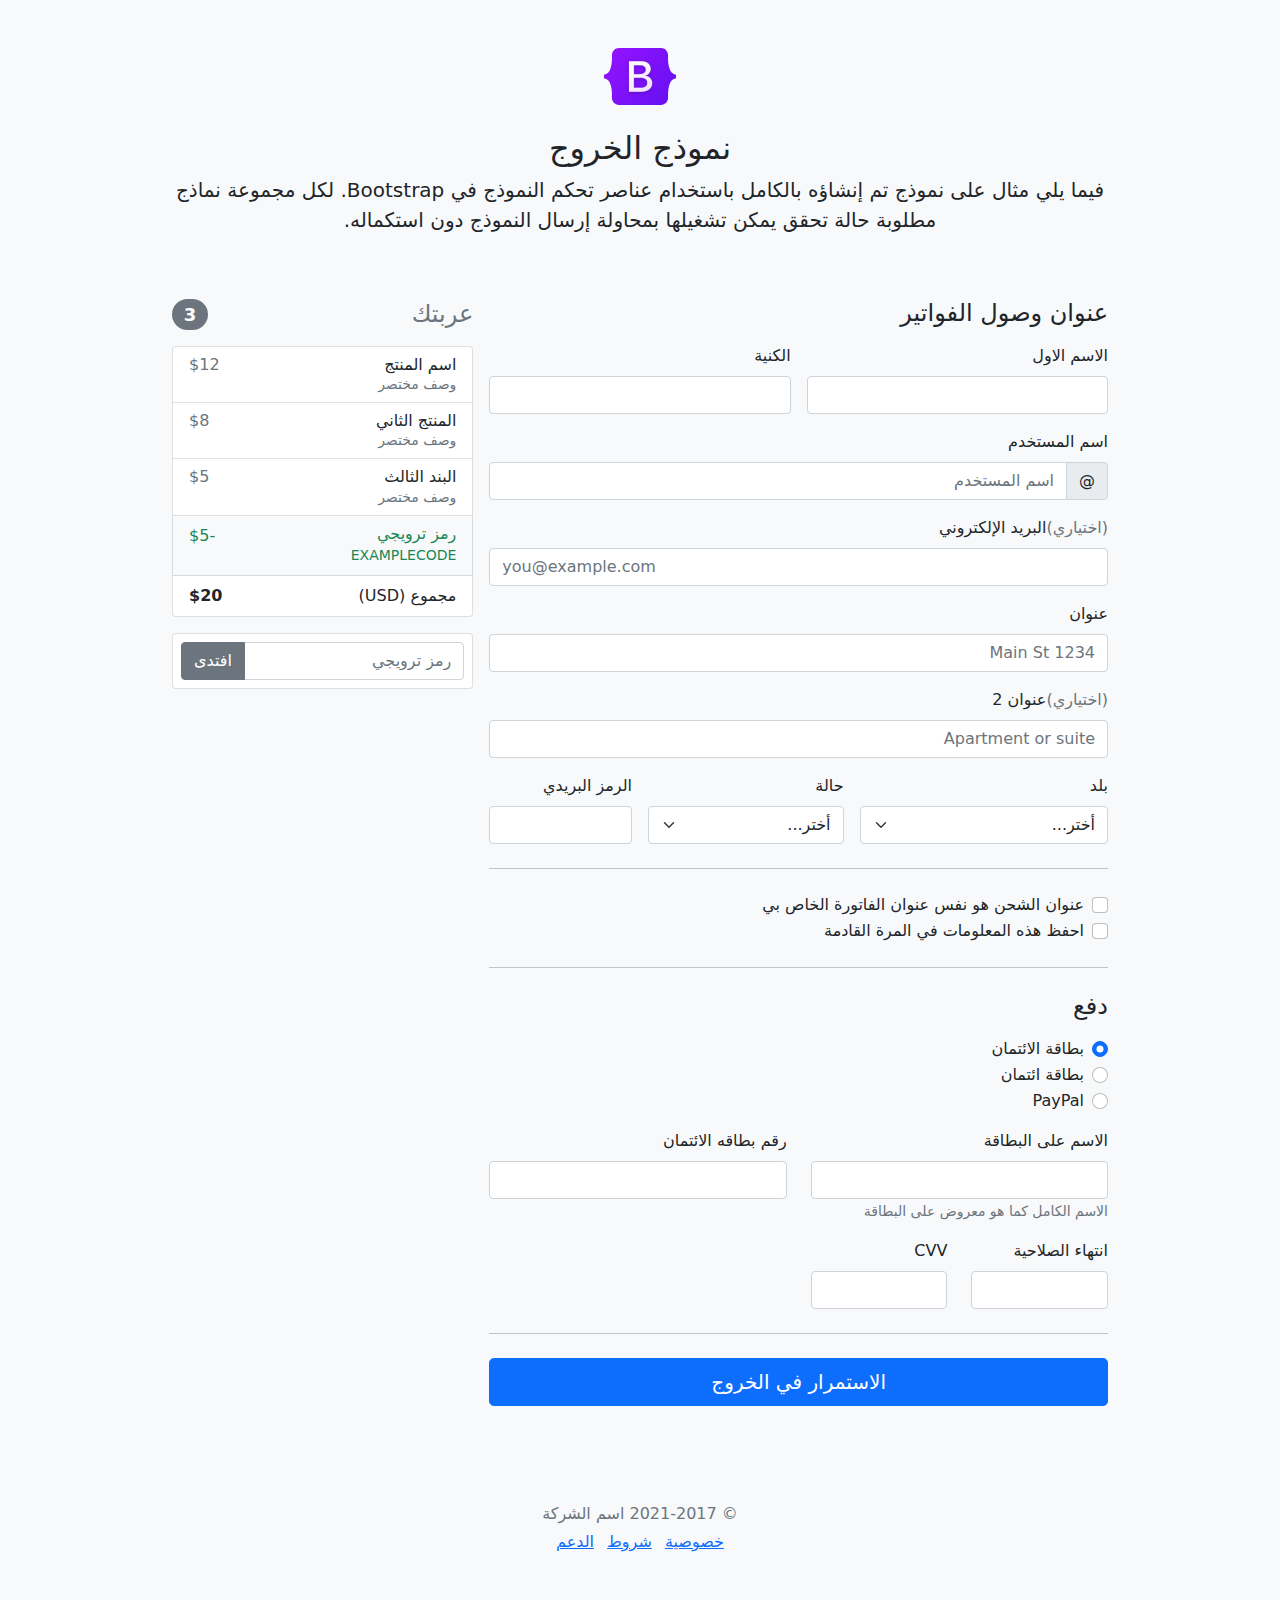
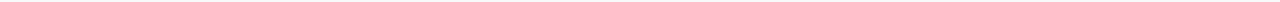
<file: practica2/ejemplos/checkout-rtl/index.html>
<!doctype html>
<html lang="ar" dir="rtl">
  <head>
    <meta charset="utf-8">
    <meta name="viewport" content="width=device-width, initial-scale=1">
    <meta name="description" content="">
    <meta name="author" content="Mark Otto, Jacob Thornton, and Bootstrap contributors">
    <meta name="generator" content="Hugo 0.82.0">
    <title>مثال الخروج · Bootstrap v5.0</title>

    <link rel="canonical" href="https://getbootstrap.com/docs/5.0/examples/checkout-rtl/">

    

    <!-- Bootstrap core CSS -->
<link href="../assets/dist/css/bootstrap.rtl.min.css" rel="stylesheet">

    <style>
      .bd-placeholder-img {
        font-size: 1.125rem;
        text-anchor: middle;
        -webkit-user-select: none;
        -moz-user-select: none;
        user-select: none;
      }

      @media (min-width: 768px) {
        .bd-placeholder-img-lg {
          font-size: 3.5rem;
        }
      }
    </style>

    
    <!-- Custom styles for this template -->
    <link href="../checkout/form-validation.css" rel="stylesheet">
  </head>
  <body class="bg-light">
    
<div class="container">
  <main>
    <div class="py-5 text-center">
      <img class="d-block mx-auto mb-4" src="../assets/brand/bootstrap-logo.svg" alt="" width="72" height="57">
      <h2>نموذج الخروج</h2>
      <p class="lead">فيما يلي مثال على نموذج تم إنشاؤه بالكامل باستخدام عناصر تحكم النموذج في Bootstrap. لكل مجموعة نماذج مطلوبة حالة تحقق يمكن تشغيلها بمحاولة إرسال النموذج دون استكماله.</p>
    </div>

    <div class="row g-3">
      <div class="col-md-5 col-lg-4 order-md-last">
        <h4 class="d-flex justify-content-between align-items-center mb-3">
          <span class="text-muted">عربتك</span>
          <span class="badge bg-secondary rounded-pill">3</span>
        </h4>
        <ul class="list-group mb-3">
          <li class="list-group-item d-flex justify-content-between lh-sm">
            <div>
              <h6 class="my-0">اسم المنتج</h6>
              <small class="text-muted">وصف مختصر</small>
            </div>
            <span class="text-muted">$12</span>
          </li>
          <li class="list-group-item d-flex justify-content-between lh-sm">
            <div>
              <h6 class="my-0">المنتج الثاني</h6>
              <small class="text-muted">وصف مختصر</small>
            </div>
            <span class="text-muted">$8</span>
          </li>
          <li class="list-group-item d-flex justify-content-between lh-sm">
            <div>
              <h6 class="my-0">البند الثالث</h6>
              <small class="text-muted">وصف مختصر</small>
            </div>
            <span class="text-muted">$5</span>
          </li>
          <li class="list-group-item d-flex justify-content-between bg-light">
            <div class="text-success">
              <h6 class="my-0">رمز ترويجي</h6>
              <small>EXAMPLECODE</small>
            </div>
            <span class="text-success">-$5</span>
          </li>
          <li class="list-group-item d-flex justify-content-between">
            <span>مجموع (USD)</span>
            <strong>$20</strong>
          </li>
        </ul>

        <form class="card p-2">
          <div class="input-group">
            <input type="text" class="form-control" placeholder="رمز ترويجي">
            <button type="submit" class="btn btn-secondary">افتدى</button>
          </div>
        </form>
      </div>
      <div class="col-md-7 col-lg-8">
        <h4 class="mb-3">عنوان وصول الفواتير</h4>
        <form class="needs-validation" novalidate>
          <div class="row g-3">
            <div class="col-sm-6">
              <label for="firstName" class="form-label">الاسم الاول</label>
              <input type="text" class="form-control" id="firstName" placeholder="" value="" required>
              <div class="invalid-feedback">
                مطلوب الاسم الأول صالح.
              </div>
            </div>

            <div class="col-sm-6">
              <label for="lastName" class="form-label">الكنية</label>
              <input type="text" class="form-control" id="lastName" placeholder="" value="" required>
              <div class="invalid-feedback">
                مطلوب اسم أخير صالح.
              </div>
            </div>

            <div class="col-12">
              <label for="username" class="form-label">اسم المستخدم</label>
              <div class="input-group has-validation">
                <span class="input-group-text">@</span>
                <input type="text" class="form-control" id="username" placeholder="اسم المستخدم" required>
              <div class="invalid-feedback">
                اسم المستخدم الخاص بك مطلوب.
                </div>
              </div>
            </div>

            <div class="col-12">
              <label for="email" class="form-label"><span class="text-muted">(اختياري)</span>البريد الإلكتروني </label>
              <input type="email" class="form-control" id="email" placeholder="you@example.com">
              <div class="invalid-feedback">
                يرجى إدخال عنوان بريد إلكتروني صالح لتحديثات الشحن.
              </div>
            </div>

            <div class="col-12">
              <label for="address" class="form-label">عنوان</label>
              <input type="text" class="form-control" id="address" placeholder="1234 Main St" required>
              <div class="invalid-feedback">
                يرجى إدخال عنوان الشحن الخاص بك.
              </div>
            </div>

            <div class="col-12">
              <label for="address2" class="form-label"><span class="text-muted">(اختياري)</span>عنوان 2 </label>
              <input type="text" class="form-control" id="address2" placeholder="Apartment or suite">
            </div>

            <div class="col-md-5">
              <label for="country" class="form-label">بلد</label>
              <select class="form-select" id="country" required>
                <option value="">أختر...</option>
                <option>الولايات المتحدة الأمريكية</option>
              </select>
              <div class="invalid-feedback">
                يرجى تحديد بلد صالح.
              </div>
            </div>

            <div class="col-md-4">
              <label for="state" class="form-label">حالة</label>
              <select class="form-select" id="state" required>
                <option value="">أختر...</option>
                <option>كاليفورنيا</option>
              </select>
              <div class="invalid-feedback">
                يرجى تقديم حالة صالحة.
              </div>
            </div>

            <div class="col-md-3">
              <label for="zip" class="form-label">الرمز البريدي</label>
              <input type="text" class="form-control" id="zip" placeholder="" required>
              <div class="invalid-feedback">
                الرمز البريدي مطلوب.
              </div>
            </div>
          </div>

          <hr class="my-4">

          <div class="form-check">
            <input type="checkbox" class="form-check-input" id="same-address">
            <label class="form-check-label" for="same-address">عنوان الشحن هو نفس عنوان الفاتورة الخاص بي</label>
          </div>

          <div class="form-check">
            <input type="checkbox" class="form-check-input" id="save-info">
            <label class="form-check-label" for="save-info">احفظ هذه المعلومات في المرة القادمة</label>
          </div>

          <hr class="my-4">

          <h4 class="mb-3">دفع</h4>

          <div class="my-3">
            <div class="form-check">
              <input id="credit" name="paymentMethod" type="radio" class="form-check-input" checked required>
              <label class="form-check-label" for="credit">بطاقة الائتمان</label>
            </div>
            <div class="form-check">
              <input id="debit" name="paymentMethod" type="radio" class="form-check-input" required>
              <label class="form-check-label" for="debit">بطاقة ائتمان</label>
            </div>
            <div class="form-check">
              <input id="paypal" name="paymentMethod" type="radio" class="form-check-input" required>
              <label class="form-check-label" for="paypal">PayPal</label>
            </div>
          </div>

          <div class="row gy-3">
            <div class="col-md-6">
              <label for="cc-name" class="form-label">الاسم على البطاقة</label>
              <input type="text" class="form-control" id="cc-name" placeholder="" required>
              <small class="text-muted">الاسم الكامل كما هو معروض على البطاقة</small>
              <div class="invalid-feedback">
                الاسم على البطاقة مطلوب
              </div>
            </div>

            <div class="col-md-6">
              <label for="cc-number" class="form-label">رقم بطاقه الائتمان</label>
              <input type="text" class="form-control" id="cc-number" placeholder="" required>
              <div class="invalid-feedback">
                رقم بطاقة الائتمان مطلوب
              </div>
            </div>

            <div class="col-md-3">
              <label for="cc-expiration" class="form-label">انتهاء الصلاحية</label>
              <input type="text" class="form-control" id="cc-expiration" placeholder="" required>
              <div class="invalid-feedback">
                تاريخ انتهاء الصلاحية مطلوب
              </div>
            </div>

            <div class="col-md-3">
              <label for="cc-cvv" class="form-label">CVV</label>
              <input type="text" class="form-control" id="cc-cvv" placeholder="" required>
              <div class="invalid-feedback">
                رمز الحماية مطلوب
              </div>
            </div>
          </div>

          <hr class="my-4">

          <button class="w-100 btn btn-primary btn-lg" type="submit">الاستمرار في الخروج</button>
        </form>
      </div>
    </div>
  </main>
  <footer class="my-5 pt-5 text-muted text-center text-small">
    <p class="mb-1">&copy; 2021-2017 اسم الشركة</p>
    <ul class="list-inline">
      <li class="list-inline-item"><a href="#">خصوصية</a></li>
      <li class="list-inline-item"><a href="#">شروط</a></li>
      <li class="list-inline-item"><a href="#">الدعم</a></li>
    </ul>
  </footer>
</div>


    <script src="../assets/dist/js/bootstrap.bundle.min.js"></script>

      <script src="../checkout/form-validation.js"></script>
  </body>
</html>
</file>
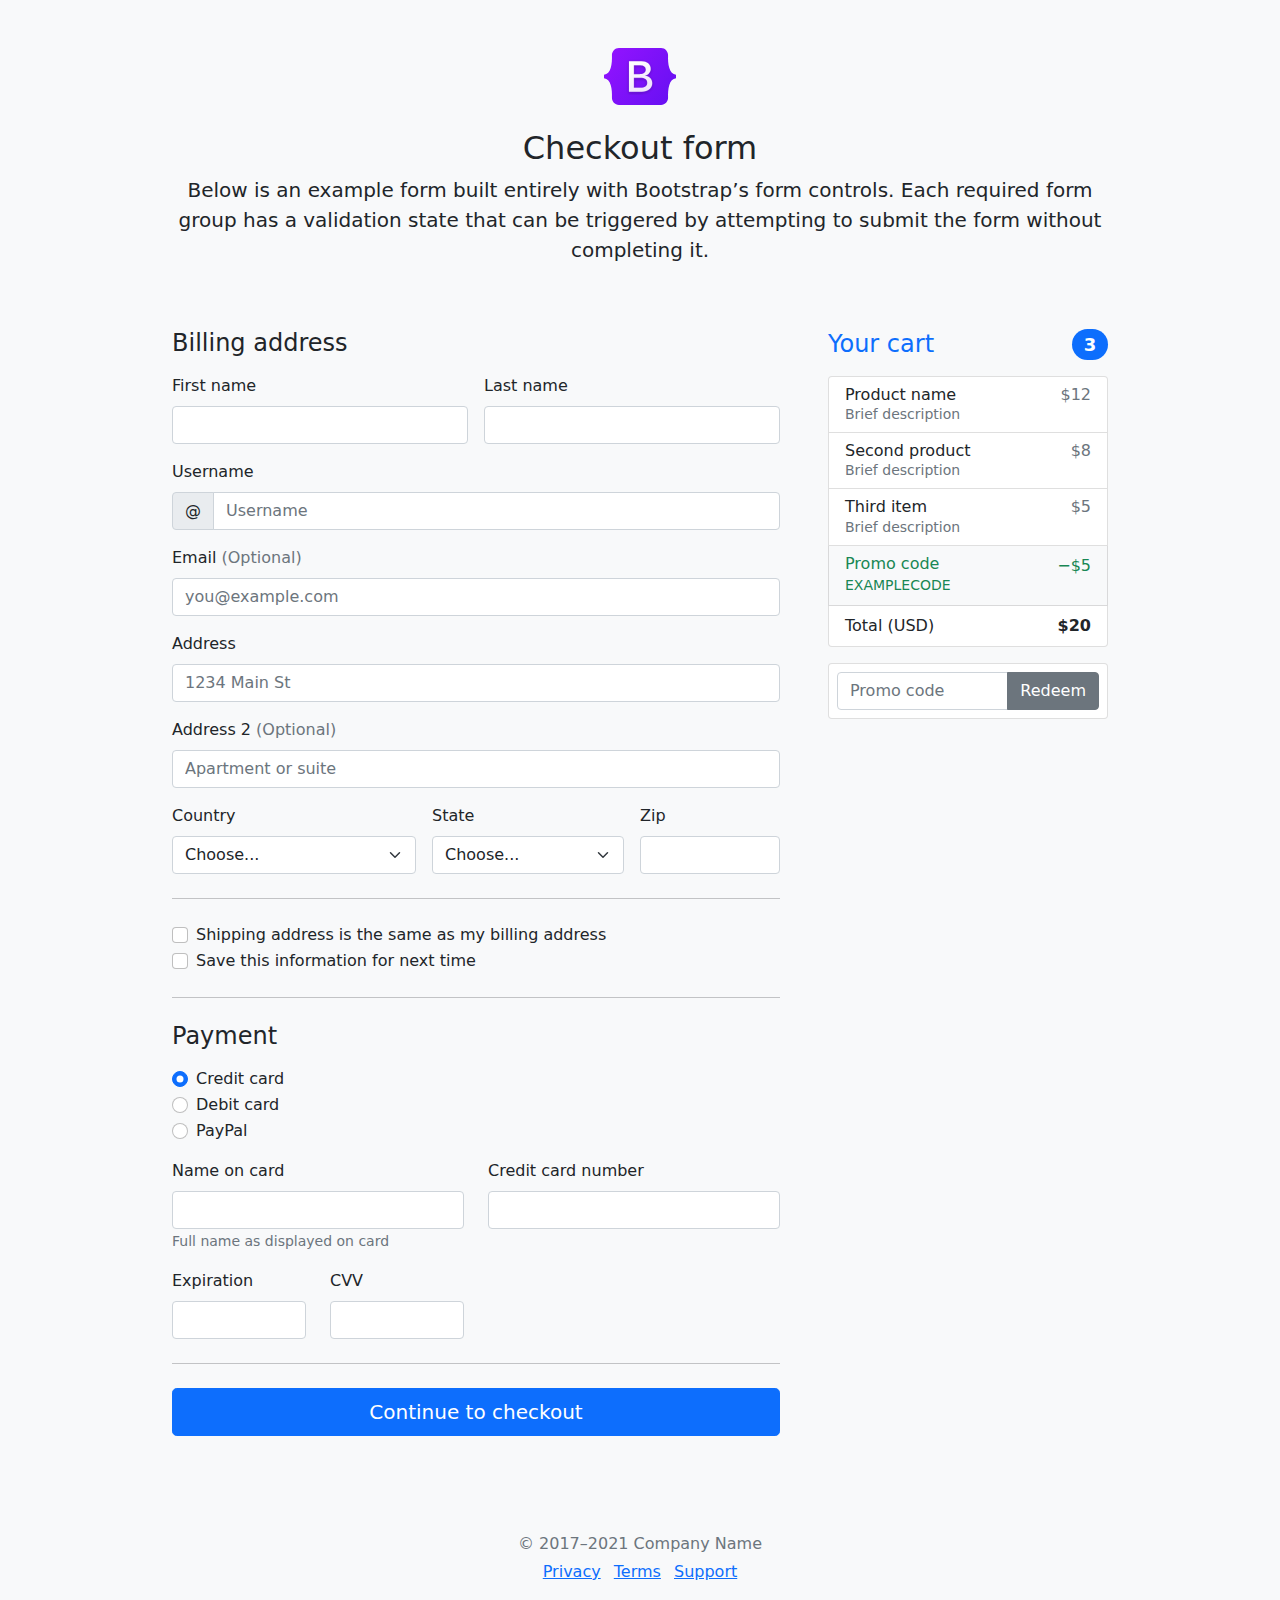
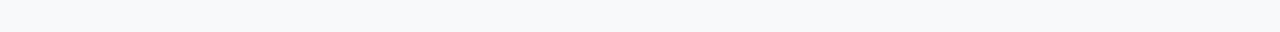
<file: practica2/ejemplos/checkout/index.html>
<!doctype html>
<html lang="en">
  <head>
    <meta charset="utf-8">
    <meta name="viewport" content="width=device-width, initial-scale=1">
    <meta name="description" content="">
    <meta name="author" content="Mark Otto, Jacob Thornton, and Bootstrap contributors">
    <meta name="generator" content="Hugo 0.82.0">
    <title>Checkout example · Bootstrap v5.0</title>

    <link rel="canonical" href="https://getbootstrap.com/docs/5.0/examples/checkout/">

    

    <!-- Bootstrap core CSS -->
<link href="../assets/dist/css/bootstrap.min.css" rel="stylesheet">

    <style>
      .bd-placeholder-img {
        font-size: 1.125rem;
        text-anchor: middle;
        -webkit-user-select: none;
        -moz-user-select: none;
        user-select: none;
      }

      @media (min-width: 768px) {
        .bd-placeholder-img-lg {
          font-size: 3.5rem;
        }
      }
    </style>

    
    <!-- Custom styles for this template -->
    <link href="form-validation.css" rel="stylesheet">
  </head>
  <body class="bg-light">
    
<div class="container">
  <main>
    <div class="py-5 text-center">
      <img class="d-block mx-auto mb-4" src="../assets/brand/bootstrap-logo.svg" alt="" width="72" height="57">
      <h2>Checkout form</h2>
      <p class="lead">Below is an example form built entirely with Bootstrap’s form controls. Each required form group has a validation state that can be triggered by attempting to submit the form without completing it.</p>
    </div>

    <div class="row g-5">
      <div class="col-md-5 col-lg-4 order-md-last">
        <h4 class="d-flex justify-content-between align-items-center mb-3">
          <span class="text-primary">Your cart</span>
          <span class="badge bg-primary rounded-pill">3</span>
        </h4>
        <ul class="list-group mb-3">
          <li class="list-group-item d-flex justify-content-between lh-sm">
            <div>
              <h6 class="my-0">Product name</h6>
              <small class="text-muted">Brief description</small>
            </div>
            <span class="text-muted">$12</span>
          </li>
          <li class="list-group-item d-flex justify-content-between lh-sm">
            <div>
              <h6 class="my-0">Second product</h6>
              <small class="text-muted">Brief description</small>
            </div>
            <span class="text-muted">$8</span>
          </li>
          <li class="list-group-item d-flex justify-content-between lh-sm">
            <div>
              <h6 class="my-0">Third item</h6>
              <small class="text-muted">Brief description</small>
            </div>
            <span class="text-muted">$5</span>
          </li>
          <li class="list-group-item d-flex justify-content-between bg-light">
            <div class="text-success">
              <h6 class="my-0">Promo code</h6>
              <small>EXAMPLECODE</small>
            </div>
            <span class="text-success">−$5</span>
          </li>
          <li class="list-group-item d-flex justify-content-between">
            <span>Total (USD)</span>
            <strong>$20</strong>
          </li>
        </ul>

        <form class="card p-2">
          <div class="input-group">
            <input type="text" class="form-control" placeholder="Promo code">
            <button type="submit" class="btn btn-secondary">Redeem</button>
          </div>
        </form>
      </div>
      <div class="col-md-7 col-lg-8">
        <h4 class="mb-3">Billing address</h4>
        <form class="needs-validation" novalidate>
          <div class="row g-3">
            <div class="col-sm-6">
              <label for="firstName" class="form-label">First name</label>
              <input type="text" class="form-control" id="firstName" placeholder="" value="" required>
              <div class="invalid-feedback">
                Valid first name is required.
              </div>
            </div>

            <div class="col-sm-6">
              <label for="lastName" class="form-label">Last name</label>
              <input type="text" class="form-control" id="lastName" placeholder="" value="" required>
              <div class="invalid-feedback">
                Valid last name is required.
              </div>
            </div>

            <div class="col-12">
              <label for="username" class="form-label">Username</label>
              <div class="input-group has-validation">
                <span class="input-group-text">@</span>
                <input type="text" class="form-control" id="username" placeholder="Username" required>
              <div class="invalid-feedback">
                  Your username is required.
                </div>
              </div>
            </div>

            <div class="col-12">
              <label for="email" class="form-label">Email <span class="text-muted">(Optional)</span></label>
              <input type="email" class="form-control" id="email" placeholder="you@example.com">
              <div class="invalid-feedback">
                Please enter a valid email address for shipping updates.
              </div>
            </div>

            <div class="col-12">
              <label for="address" class="form-label">Address</label>
              <input type="text" class="form-control" id="address" placeholder="1234 Main St" required>
              <div class="invalid-feedback">
                Please enter your shipping address.
              </div>
            </div>

            <div class="col-12">
              <label for="address2" class="form-label">Address 2 <span class="text-muted">(Optional)</span></label>
              <input type="text" class="form-control" id="address2" placeholder="Apartment or suite">
            </div>

            <div class="col-md-5">
              <label for="country" class="form-label">Country</label>
              <select class="form-select" id="country" required>
                <option value="">Choose...</option>
                <option>United States</option>
              </select>
              <div class="invalid-feedback">
                Please select a valid country.
              </div>
            </div>

            <div class="col-md-4">
              <label for="state" class="form-label">State</label>
              <select class="form-select" id="state" required>
                <option value="">Choose...</option>
                <option>California</option>
              </select>
              <div class="invalid-feedback">
                Please provide a valid state.
              </div>
            </div>

            <div class="col-md-3">
              <label for="zip" class="form-label">Zip</label>
              <input type="text" class="form-control" id="zip" placeholder="" required>
              <div class="invalid-feedback">
                Zip code required.
              </div>
            </div>
          </div>

          <hr class="my-4">

          <div class="form-check">
            <input type="checkbox" class="form-check-input" id="same-address">
            <label class="form-check-label" for="same-address">Shipping address is the same as my billing address</label>
          </div>

          <div class="form-check">
            <input type="checkbox" class="form-check-input" id="save-info">
            <label class="form-check-label" for="save-info">Save this information for next time</label>
          </div>

          <hr class="my-4">

          <h4 class="mb-3">Payment</h4>

          <div class="my-3">
            <div class="form-check">
              <input id="credit" name="paymentMethod" type="radio" class="form-check-input" checked required>
              <label class="form-check-label" for="credit">Credit card</label>
            </div>
            <div class="form-check">
              <input id="debit" name="paymentMethod" type="radio" class="form-check-input" required>
              <label class="form-check-label" for="debit">Debit card</label>
            </div>
            <div class="form-check">
              <input id="paypal" name="paymentMethod" type="radio" class="form-check-input" required>
              <label class="form-check-label" for="paypal">PayPal</label>
            </div>
          </div>

          <div class="row gy-3">
            <div class="col-md-6">
              <label for="cc-name" class="form-label">Name on card</label>
              <input type="text" class="form-control" id="cc-name" placeholder="" required>
              <small class="text-muted">Full name as displayed on card</small>
              <div class="invalid-feedback">
                Name on card is required
              </div>
            </div>

            <div class="col-md-6">
              <label for="cc-number" class="form-label">Credit card number</label>
              <input type="text" class="form-control" id="cc-number" placeholder="" required>
              <div class="invalid-feedback">
                Credit card number is required
              </div>
            </div>

            <div class="col-md-3">
              <label for="cc-expiration" class="form-label">Expiration</label>
              <input type="text" class="form-control" id="cc-expiration" placeholder="" required>
              <div class="invalid-feedback">
                Expiration date required
              </div>
            </div>

            <div class="col-md-3">
              <label for="cc-cvv" class="form-label">CVV</label>
              <input type="text" class="form-control" id="cc-cvv" placeholder="" required>
              <div class="invalid-feedback">
                Security code required
              </div>
            </div>
          </div>

          <hr class="my-4">

          <button class="w-100 btn btn-primary btn-lg" type="submit">Continue to checkout</button>
        </form>
      </div>
    </div>
  </main>

  <footer class="my-5 pt-5 text-muted text-center text-small">
    <p class="mb-1">&copy; 2017–2021 Company Name</p>
    <ul class="list-inline">
      <li class="list-inline-item"><a href="#">Privacy</a></li>
      <li class="list-inline-item"><a href="#">Terms</a></li>
      <li class="list-inline-item"><a href="#">Support</a></li>
    </ul>
  </footer>
</div>


    <script src="../assets/dist/js/bootstrap.bundle.min.js"></script>

      <script src="form-validation.js"></script>
  </body>
</html>
</file>
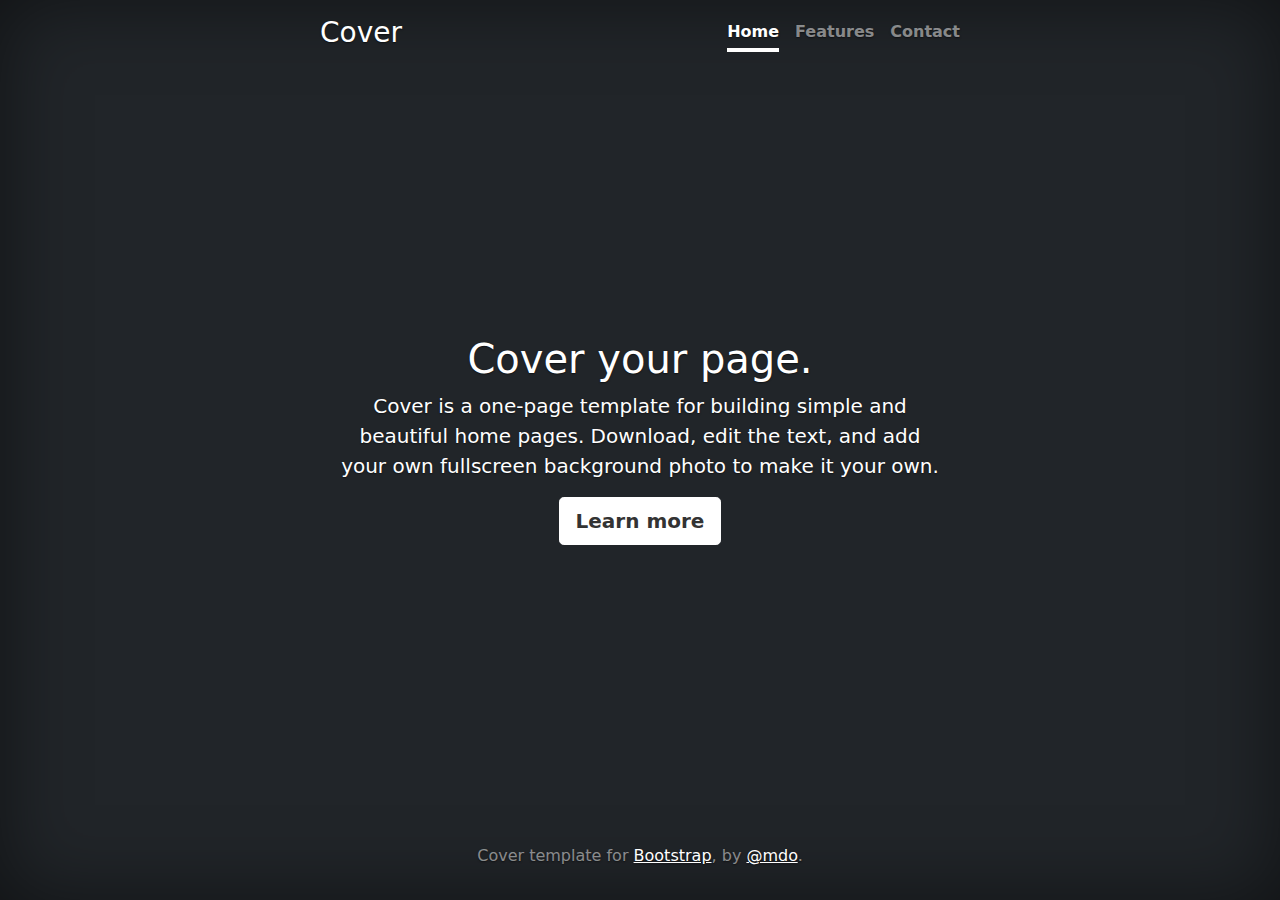
<file: practica2/ejemplos/cover/index.html>
<!doctype html>
<html lang="en" class="h-100">
  <head>
    <meta charset="utf-8">
    <meta name="viewport" content="width=device-width, initial-scale=1">
    <meta name="description" content="">
    <meta name="author" content="Mark Otto, Jacob Thornton, and Bootstrap contributors">
    <meta name="generator" content="Hugo 0.82.0">
    <title>Cover Template · Bootstrap v5.0</title>

    <link rel="canonical" href="https://getbootstrap.com/docs/5.0/examples/cover/">

    

    <!-- Bootstrap core CSS -->
<link href="../assets/dist/css/bootstrap.min.css" rel="stylesheet">

    <style>
      .bd-placeholder-img {
        font-size: 1.125rem;
        text-anchor: middle;
        -webkit-user-select: none;
        -moz-user-select: none;
        user-select: none;
      }

      @media (min-width: 768px) {
        .bd-placeholder-img-lg {
          font-size: 3.5rem;
        }
      }
    </style>

    
    <!-- Custom styles for this template -->
    <link href="cover.css" rel="stylesheet">
  </head>
  <body class="d-flex h-100 text-center text-white bg-dark">
    
<div class="cover-container d-flex w-100 h-100 p-3 mx-auto flex-column">
  <header class="mb-auto">
    <div>
      <h3 class="float-md-start mb-0">Cover</h3>
      <nav class="nav nav-masthead justify-content-center float-md-end">
        <a class="nav-link active" aria-current="page" href="#">Home</a>
        <a class="nav-link" href="#">Features</a>
        <a class="nav-link" href="#">Contact</a>
      </nav>
    </div>
  </header>

  <main class="px-3">
    <h1>Cover your page.</h1>
    <p class="lead">Cover is a one-page template for building simple and beautiful home pages. Download, edit the text, and add your own fullscreen background photo to make it your own.</p>
    <p class="lead">
      <a href="#" class="btn btn-lg btn-secondary fw-bold border-white bg-white">Learn more</a>
    </p>
  </main>

  <footer class="mt-auto text-white-50">
    <p>Cover template for <a href="https://getbootstrap.com/" class="text-white">Bootstrap</a>, by <a href="https://twitter.com/mdo" class="text-white">@mdo</a>.</p>
  </footer>
</div>


    
  </body>
</html>
</file>
<file: practica2/ejemplos/blog/blog.rtl.css>
/* stylelint-disable selector-list-comma-newline-after */

.blog-header {
  line-height: 1;
  border-bottom: 1px solid #e5e5e5;
}

.blog-header-logo {
  font-family: Amiri, Georgia, "Times New Roman", serif;
  font-size: 2.25rem;
}

.blog-header-logo:hover {
  text-decoration: none;
}

h1, h2, h3, h4, h5, h6 {
  font-family: Amiri, Georgia, "Times New Roman", serif;
}

.display-4 {
  font-size: 2.5rem;
}
@media (min-width: 768px) {
  .display-4 {
    font-size: 3rem;
  }
}

.nav-scroller {
  position: relative;
  z-index: 2;
  height: 2.75rem;
  overflow-y: hidden;
}

.nav-scroller .nav {
  display: flex;
  flex-wrap: nowrap;
  padding-bottom: 1rem;
  margin-top: -1px;
  overflow-x: auto;
  text-align: center;
  white-space: nowrap;
  -webkit-overflow-scrolling: touch;
}

.nav-scroller .nav-link {
  padding-top: .75rem;
  padding-bottom: .75rem;
  font-size: .875rem;
}

.card-img-right {
  height: 100%;
  border-radius: 3px 0 0 3px;
}

.flex-auto {
  flex: 0 0 auto;
}

.h-250 { height: 250px; }
@media (min-width: 768px) {
  .h-md-250 { height: 250px; }
}

/* Pagination */
.blog-pagination {
  margin-bottom: 4rem;
}
.blog-pagination > .btn {
  border-radius: 2rem;
}

/*
 * Blog posts
 */
.blog-post {
  margin-bottom: 4rem;
}
.blog-post-title {
  margin-bottom: .25rem;
  font-size: 2.5rem;
}
.blog-post-meta {
  margin-bottom: 1.25rem;
  color: #727272;
}

/*
 * Footer
 */
.blog-footer {
  padding: 2.5rem 0;
  color: #727272;
  text-align: center;
  background-color: #f9f9f9;
  border-top: .05rem solid #e5e5e5;
}
.blog-footer p:last-child {
  margin-bottom: 0;
}
</file>
<file: practica2/ejemplos/blog/blog.css>
/* stylelint-disable selector-list-comma-newline-after */

.blog-header {
  line-height: 1;
  border-bottom: 1px solid #e5e5e5;
}

.blog-header-logo {
  font-family: "Playfair Display", Georgia, "Times New Roman", serif/*rtl:Amiri, Georgia, "Times New Roman", serif*/;
  font-size: 2.25rem;
}

.blog-header-logo:hover {
  text-decoration: none;
}

h1, h2, h3, h4, h5, h6 {
  font-family: "Playfair Display", Georgia, "Times New Roman", serif/*rtl:Amiri, Georgia, "Times New Roman", serif*/;
}

.display-4 {
  font-size: 2.5rem;
}
@media (min-width: 768px) {
  .display-4 {
    font-size: 3rem;
  }
}

.nav-scroller {
  position: relative;
  z-index: 2;
  height: 2.75rem;
  overflow-y: hidden;
}

.nav-scroller .nav {
  display: flex;
  flex-wrap: nowrap;
  padding-bottom: 1rem;
  margin-top: -1px;
  overflow-x: auto;
  text-align: center;
  white-space: nowrap;
  -webkit-overflow-scrolling: touch;
}

.nav-scroller .nav-link {
  padding-top: .75rem;
  padding-bottom: .75rem;
  font-size: .875rem;
}

.card-img-right {
  height: 100%;
  border-radius: 0 3px 3px 0;
}

.flex-auto {
  flex: 0 0 auto;
}

.h-250 { height: 250px; }
@media (min-width: 768px) {
  .h-md-250 { height: 250px; }
}

/* Pagination */
.blog-pagination {
  margin-bottom: 4rem;
}
.blog-pagination > .btn {
  border-radius: 2rem;
}

/*
 * Blog posts
 */
.blog-post {
  margin-bottom: 4rem;
}
.blog-post-title {
  margin-bottom: .25rem;
  font-size: 2.5rem;
}
.blog-post-meta {
  margin-bottom: 1.25rem;
  color: #727272;
}

/*
 * Footer
 */
.blog-footer {
  padding: 2.5rem 0;
  color: #727272;
  text-align: center;
  background-color: #f9f9f9;
  border-top: .05rem solid #e5e5e5;
}
.blog-footer p:last-child {
  margin-bottom: 0;
}
</file>
<file: practica2/ejemplos/carousel/carousel.rtl.css>
/* GLOBAL STYLES
-------------------------------------------------- */
/* Padding below the footer and lighter body text */

body {
  padding-top: 3rem;
  padding-bottom: 3rem;
  color: #5a5a5a;
}


/* CUSTOMIZE THE CAROUSEL
-------------------------------------------------- */

/* Carousel base class */
.carousel {
  margin-bottom: 4rem;
}
/* Since positioning the image, we need to help out the caption */
.carousel-caption {
  bottom: 3rem;
  z-index: 10;
}

/* Declare heights because of positioning of img element */
.carousel-item {
  height: 32rem;
}
.carousel-item > img {
  position: absolute;
  top: 0;
  right: 0;
  min-width: 100%;
  height: 32rem;
}


/* MARKETING CONTENT
-------------------------------------------------- */

/* Center align the text within the three columns below the carousel */
.marketing .col-lg-4 {
  margin-bottom: 1.5rem;
  text-align: center;
}
.marketing h2 {
  font-weight: 400;
}
.marketing .col-lg-4 p {
  margin-right: .75rem;
  margin-left: .75rem;
}


/* Featurettes
------------------------- */

.featurette-divider {
  margin: 5rem 0; /* Space out the Bootstrap <hr> more */
}

/* Thin out the marketing headings */
.featurette-heading {
  font-weight: 300;
  line-height: 1;
}


/* RESPONSIVE CSS
-------------------------------------------------- */

@media (min-width: 40em) {
  /* Bump up size of carousel content */
  .carousel-caption p {
    margin-bottom: 1.25rem;
    font-size: 1.25rem;
    line-height: 1.4;
  }

  .featurette-heading {
    font-size: 50px;
  }
}

@media (min-width: 62em) {
  .featurette-heading {
    margin-top: 7rem;
  }
}
</file>
<file: practica2/ejemplos/carousel/carousel.css>
/* GLOBAL STYLES
-------------------------------------------------- */
/* Padding below the footer and lighter body text */

body {
  padding-top: 3rem;
  padding-bottom: 3rem;
  color: #5a5a5a;
}


/* CUSTOMIZE THE CAROUSEL
-------------------------------------------------- */

/* Carousel base class */
.carousel {
  margin-bottom: 4rem;
}
/* Since positioning the image, we need to help out the caption */
.carousel-caption {
  bottom: 3rem;
  z-index: 10;
}

/* Declare heights because of positioning of img element */
.carousel-item {
  height: 32rem;
}
.carousel-item > img {
  position: absolute;
  top: 0;
  left: 0;
  min-width: 100%;
  height: 32rem;
}


/* MARKETING CONTENT
-------------------------------------------------- */

/* Center align the text within the three columns below the carousel */
.marketing .col-lg-4 {
  margin-bottom: 1.5rem;
  text-align: center;
}
.marketing h2 {
  font-weight: 400;
}
/* rtl:begin:ignore */
.marketing .col-lg-4 p {
  margin-right: .75rem;
  margin-left: .75rem;
}
/* rtl:end:ignore */


/* Featurettes
------------------------- */

.featurette-divider {
  margin: 5rem 0; /* Space out the Bootstrap <hr> more */
}

/* Thin out the marketing headings */
.featurette-heading {
  font-weight: 300;
  line-height: 1;
  /* rtl:remove */
  letter-spacing: -.05rem;
}


/* RESPONSIVE CSS
-------------------------------------------------- */

@media (min-width: 40em) {
  /* Bump up size of carousel content */
  .carousel-caption p {
    margin-bottom: 1.25rem;
    font-size: 1.25rem;
    line-height: 1.4;
  }

  .featurette-heading {
    font-size: 50px;
  }
}

@media (min-width: 62em) {
  .featurette-heading {
    margin-top: 7rem;
  }
}
</file>
<file: practica2/ejemplos/checkout/form-validation.css>
.container {
  max-width: 960px;
}
</file>
<file: practica2/ejemplos/cover/cover.css>
/*
 * Globals
 */


/* Custom default button */
.btn-secondary,
.btn-secondary:hover,
.btn-secondary:focus {
  color: #333;
  text-shadow: none; /* Prevent inheritance from `body` */
}


/*
 * Base structure
 */

body {
  text-shadow: 0 .05rem .1rem rgba(0, 0, 0, .5);
  box-shadow: inset 0 0 5rem rgba(0, 0, 0, .5);
}

.cover-container {
  max-width: 42em;
}


/*
 * Header
 */

.nav-masthead .nav-link {
  padding: .25rem 0;
  font-weight: 700;
  color: rgba(255, 255, 255, .5);
  background-color: transparent;
  border-bottom: .25rem solid transparent;
}

.nav-masthead .nav-link:hover,
.nav-masthead .nav-link:focus {
  border-bottom-color: rgba(255, 255, 255, .25);
}

.nav-masthead .nav-link + .nav-link {
  margin-left: 1rem;
}

.nav-masthead .active {
  color: #fff;
  border-bottom-color: #fff;
}
</file>
<file: practica2/ejemplos/cheatsheet/cheatsheet.rtl.css>
body {
  scroll-behavior: smooth;
}

/**
 * Bootstrap "Journal code" icon
 * @link https://icons.getbootstrap.com/icons/journal-code/
 */
.bd-heading a::before {
  display: inline-block;
  width: 1em;
  height: 1em;
  margin-left: .25rem;
  content: "";
  background-image: url("data:image/svg+xml,%3Csvg xmlns='http://www.w3.org/2000/svg' fill='%25230d6efd' viewBox='0 0 16 16'%3E%3Cpath d='M4 1h8a2 2 0 0 1 2 2v10a2 2 0 0 1-2 2H4a2 2 0 0 1-2-2h1a1 1 0 0 0 1 1h8a1 1 0 0 0 1-1V3a1 1 0 0 0-1-1H4a1 1 0 0 0-1 1H2a2 2 0 0 1 2-2z'/%3E%3Cpath d='M2 5v-.5a.5.5 0 0 1 1 0V5h.5a.5.5 0 0 1 0 1h-2a.5.5 0 0 1 0-1H2zm0 3v-.5a.5.5 0 0 1 1 0V8h.5a.5.5 0 0 1 0 1h-2a.5.5 0 0 1 0-1H2zm0 3v-.5a.5.5 0 0 1 1 0v.5h.5a.5.5 0 0 1 0 1h-2a.5.5 0 0 1 0-1H2z'/%3E%3Cpath fill-rule='evenodd' d='M8.646 5.646a.5.5 0 0 1 .708 0l2 2a.5.5 0 0 1 0 .708l-2 2a.5.5 0 0 1-.708-.708L10.293 8 8.646 6.354a.5.5 0 0 1 0-.708zm-1.292 0a.5.5 0 0 0-.708 0l-2 2a.5.5 0 0 0 0 .708l2 2a.5.5 0 0 0 .708-.708L5.707 8l1.647-1.646a.5.5 0 0 0 0-.708z'/%3E%3C/svg%3E");
  background-size: 1em;
}

/* stylelint-disable-next-line selector-max-universal */
.bd-heading + div > * + * {
  margin-top: 3rem;
}

/* Table of contents */
.bd-aside a {
  padding: .1875rem .5rem;
  margin-top: .125rem;
  margin-right: .3125rem;
  color: rgba(0, 0, 0, .65);
  text-decoration: none;
}

.bd-aside a:hover,
.bd-aside a:focus {
  color: rgba(0, 0, 0, .85);
  background-color: rgba(121, 82, 179, .1);
}

.bd-aside .active {
  font-weight: 600;
  color: rgba(0, 0, 0, .85);
}

.bd-aside .btn {
  padding: .25rem .5rem;
  font-weight: 600;
  color: rgba(0, 0, 0, .65);
  border: 0;
}

.bd-aside .btn:hover,
.bd-aside .btn:focus {
  color: rgba(0, 0, 0, .85);
  background-color: rgba(121, 82, 179, .1);
}

.bd-aside .btn:focus {
  box-shadow: 0 0 0 1px rgba(121, 82, 179, .7);
}

.bd-aside .btn::before {
  width: 1.25em;
  line-height: 0;
  content: url("data:image/svg+xml,%3csvg xmlns='http://www.w3.org/2000/svg' width='16' height='16' viewBox='0 0 16 16'%3e%3cpath fill='none' stroke='rgba%280,0,0,.5%29' stroke-linecap='round' stroke-linejoin='round' stroke-width='2' d='M5 14l6-6-6-6'/%3e%3c/svg%3e");
  transition: transform .35s ease;
  transform: rotate(180deg) translateX(-2px);
  transform-origin: .5em 50%;
}

.bd-aside .btn[aria-expanded="true"]::before {
  transform: rotate(90deg);
}


/* Examples */
.scrollspy-example {
  position: relative;
  height: 200px;
  margin-top: .5rem;
  overflow: auto;
}

[id="modal"] .bd-example .btn,
[id="buttons"] .bd-example .btn,
[id="tooltips"] .bd-example .btn,
[id="popovers"] .bd-example .btn,
[id="dropdowns"] .bd-example .btn-group,
[id="dropdowns"] .bd-example .dropdown,
[id="dropdowns"] .bd-example .dropup,
[id="dropdowns"] .bd-example .dropend,
[id="dropdowns"] .bd-example .dropstart {
  margin: 0 0 1rem 1rem;
}

/* Layout */
@media (min-width: 1200px) {
  body {
    display: grid;
    gap: 1rem;
    grid-template-columns: 1fr 4fr 1fr;
    grid-template-rows: auto;
  }

  .bd-header {
    position: fixed;
    top: 0;
    right: 0;
    left: 0;
    z-index: 1030;
    grid-column: 1 / span 3;
  }

  .bd-aside,
  .bd-cheatsheet {
    padding-top: 4rem;
  }

  /**
   * 1. Too bad only Firefox supports subgrids ATM
   */
  .bd-cheatsheet,
  .bd-cheatsheet section,
  .bd-cheatsheet article {
    display: inherit; /* 1 */
    gap: inherit; /* 1 */
    grid-template-columns: 1fr 4fr;
    grid-column: 1 / span 2;
    grid-template-rows: auto;
  }

  .bd-aside {
    grid-area: 1 / 3;
    scroll-margin-top: 4rem;
  }

  .bd-cheatsheet section,
  .bd-cheatsheet section > h2 {
    top: 2rem;
    scroll-margin-top: 2rem;
  }

  .bd-cheatsheet section > h2::before {
    position: absolute;
    top: 0;
    right: 0;
    bottom: -2rem;
    left: 0;
    z-index: -1;
    content: "";
    background-image: linear-gradient(to bottom, rgba(255, 255, 255, 1) calc(100% - 3rem), rgba(255, 255, 255, .01));
  }

  .bd-cheatsheet article,
  .bd-cheatsheet .bd-heading {
    top: 8rem;
    scroll-margin-top: 8rem;
  }

  .bd-cheatsheet .bd-heading {
    z-index: 1;
  }
}
</file>
<file: practica2/ejemplos/cheatsheet/cheatsheet.css>
body {
  scroll-behavior: smooth;
}

/**
 * Bootstrap "Journal code" icon
 * @link https://icons.getbootstrap.com/icons/journal-code/
 */
.bd-heading a::before {
  display: inline-block;
  width: 1em;
  height: 1em;
  margin-right: .25rem;
  content: "";
  background-image: url("data:image/svg+xml,%3Csvg xmlns='http://www.w3.org/2000/svg' fill='%25230d6efd' viewBox='0 0 16 16'%3E%3Cpath d='M4 1h8a2 2 0 0 1 2 2v10a2 2 0 0 1-2 2H4a2 2 0 0 1-2-2h1a1 1 0 0 0 1 1h8a1 1 0 0 0 1-1V3a1 1 0 0 0-1-1H4a1 1 0 0 0-1 1H2a2 2 0 0 1 2-2z'/%3E%3Cpath d='M2 5v-.5a.5.5 0 0 1 1 0V5h.5a.5.5 0 0 1 0 1h-2a.5.5 0 0 1 0-1H2zm0 3v-.5a.5.5 0 0 1 1 0V8h.5a.5.5 0 0 1 0 1h-2a.5.5 0 0 1 0-1H2zm0 3v-.5a.5.5 0 0 1 1 0v.5h.5a.5.5 0 0 1 0 1h-2a.5.5 0 0 1 0-1H2z'/%3E%3Cpath fill-rule='evenodd' d='M8.646 5.646a.5.5 0 0 1 .708 0l2 2a.5.5 0 0 1 0 .708l-2 2a.5.5 0 0 1-.708-.708L10.293 8 8.646 6.354a.5.5 0 0 1 0-.708zm-1.292 0a.5.5 0 0 0-.708 0l-2 2a.5.5 0 0 0 0 .708l2 2a.5.5 0 0 0 .708-.708L5.707 8l1.647-1.646a.5.5 0 0 0 0-.708z'/%3E%3C/svg%3E");
  background-size: 1em;
}

/* stylelint-disable-next-line selector-max-universal */
.bd-heading + div > * + * {
  margin-top: 3rem;
}

/* Table of contents */
.bd-aside a {
  padding: .1875rem .5rem;
  margin-top: .125rem;
  margin-left: .3125rem;
  color: rgba(0, 0, 0, .65);
  text-decoration: none;
}

.bd-aside a:hover,
.bd-aside a:focus {
  color: rgba(0, 0, 0, .85);
  background-color: rgba(121, 82, 179, .1);
}

.bd-aside .active {
  font-weight: 600;
  color: rgba(0, 0, 0, .85);
}

.bd-aside .btn {
  padding: .25rem .5rem;
  font-weight: 600;
  color: rgba(0, 0, 0, .65);
  border: 0;
}

.bd-aside .btn:hover,
.bd-aside .btn:focus {
  color: rgba(0, 0, 0, .85);
  background-color: rgba(121, 82, 179, .1);
}

.bd-aside .btn:focus {
  box-shadow: 0 0 0 1px rgba(121, 82, 179, .7);
}

.bd-aside .btn::before {
  width: 1.25em;
  line-height: 0;
  content: url("data:image/svg+xml,%3csvg xmlns='http://www.w3.org/2000/svg' width='16' height='16' viewBox='0 0 16 16'%3e%3cpath fill='none' stroke='rgba%280,0,0,.5%29' stroke-linecap='round' stroke-linejoin='round' stroke-width='2' d='M5 14l6-6-6-6'/%3e%3c/svg%3e");
  transition: transform .35s ease;

  /* rtl:raw:
  transform: rotate(180deg) translateX(-2px);
  */
  transform-origin: .5em 50%;
}

.bd-aside .btn[aria-expanded="true"]::before {
  transform: rotate(90deg)/* rtl:ignore */;
}


/* Examples */
.scrollspy-example {
  position: relative;
  height: 200px;
  margin-top: .5rem;
  overflow: auto;
}

[id="modal"] .bd-example .btn,
[id="buttons"] .bd-example .btn,
[id="tooltips"] .bd-example .btn,
[id="popovers"] .bd-example .btn,
[id="dropdowns"] .bd-example .btn-group,
[id="dropdowns"] .bd-example .dropdown,
[id="dropdowns"] .bd-example .dropup,
[id="dropdowns"] .bd-example .dropend,
[id="dropdowns"] .bd-example .dropstart {
  margin: 0 1rem 1rem 0;
}

/* Layout */
@media (min-width: 1200px) {
  body {
    display: grid;
    gap: 1rem;
    grid-template-columns: 1fr 4fr 1fr;
    grid-template-rows: auto;
  }

  .bd-header {
    position: fixed;
    top: 0;
    /* rtl:begin:ignore */
    right: 0;
    left: 0;
    /* rtl:end:ignore */
    z-index: 1030;
    grid-column: 1 / span 3;
  }

  .bd-aside,
  .bd-cheatsheet {
    padding-top: 4rem;
  }

  /**
   * 1. Too bad only Firefox supports subgrids ATM
   */
  .bd-cheatsheet,
  .bd-cheatsheet section,
  .bd-cheatsheet article {
    display: inherit; /* 1 */
    gap: inherit; /* 1 */
    grid-template-columns: 1fr 4fr;
    grid-column: 1 / span 2;
    grid-template-rows: auto;
  }

  .bd-aside {
    grid-area: 1 / 3;
    scroll-margin-top: 4rem;
  }

  .bd-cheatsheet section,
  .bd-cheatsheet section > h2 {
    top: 2rem;
    scroll-margin-top: 2rem;
  }

  .bd-cheatsheet section > h2::before {
    position: absolute;
    /* rtl:begin:ignore */
    top: 0;
    right: 0;
    bottom: -2rem;
    left: 0;
    /* rtl:end:ignore */
    z-index: -1;
    content: "";
    background-image: linear-gradient(to bottom, rgba(255, 255, 255, 1) calc(100% - 3rem), rgba(255, 255, 255, .01));
  }

  .bd-cheatsheet article,
  .bd-cheatsheet .bd-heading {
    top: 8rem;
    scroll-margin-top: 8rem;
  }

  .bd-cheatsheet .bd-heading {
    z-index: 1;
  }
}
</file>
